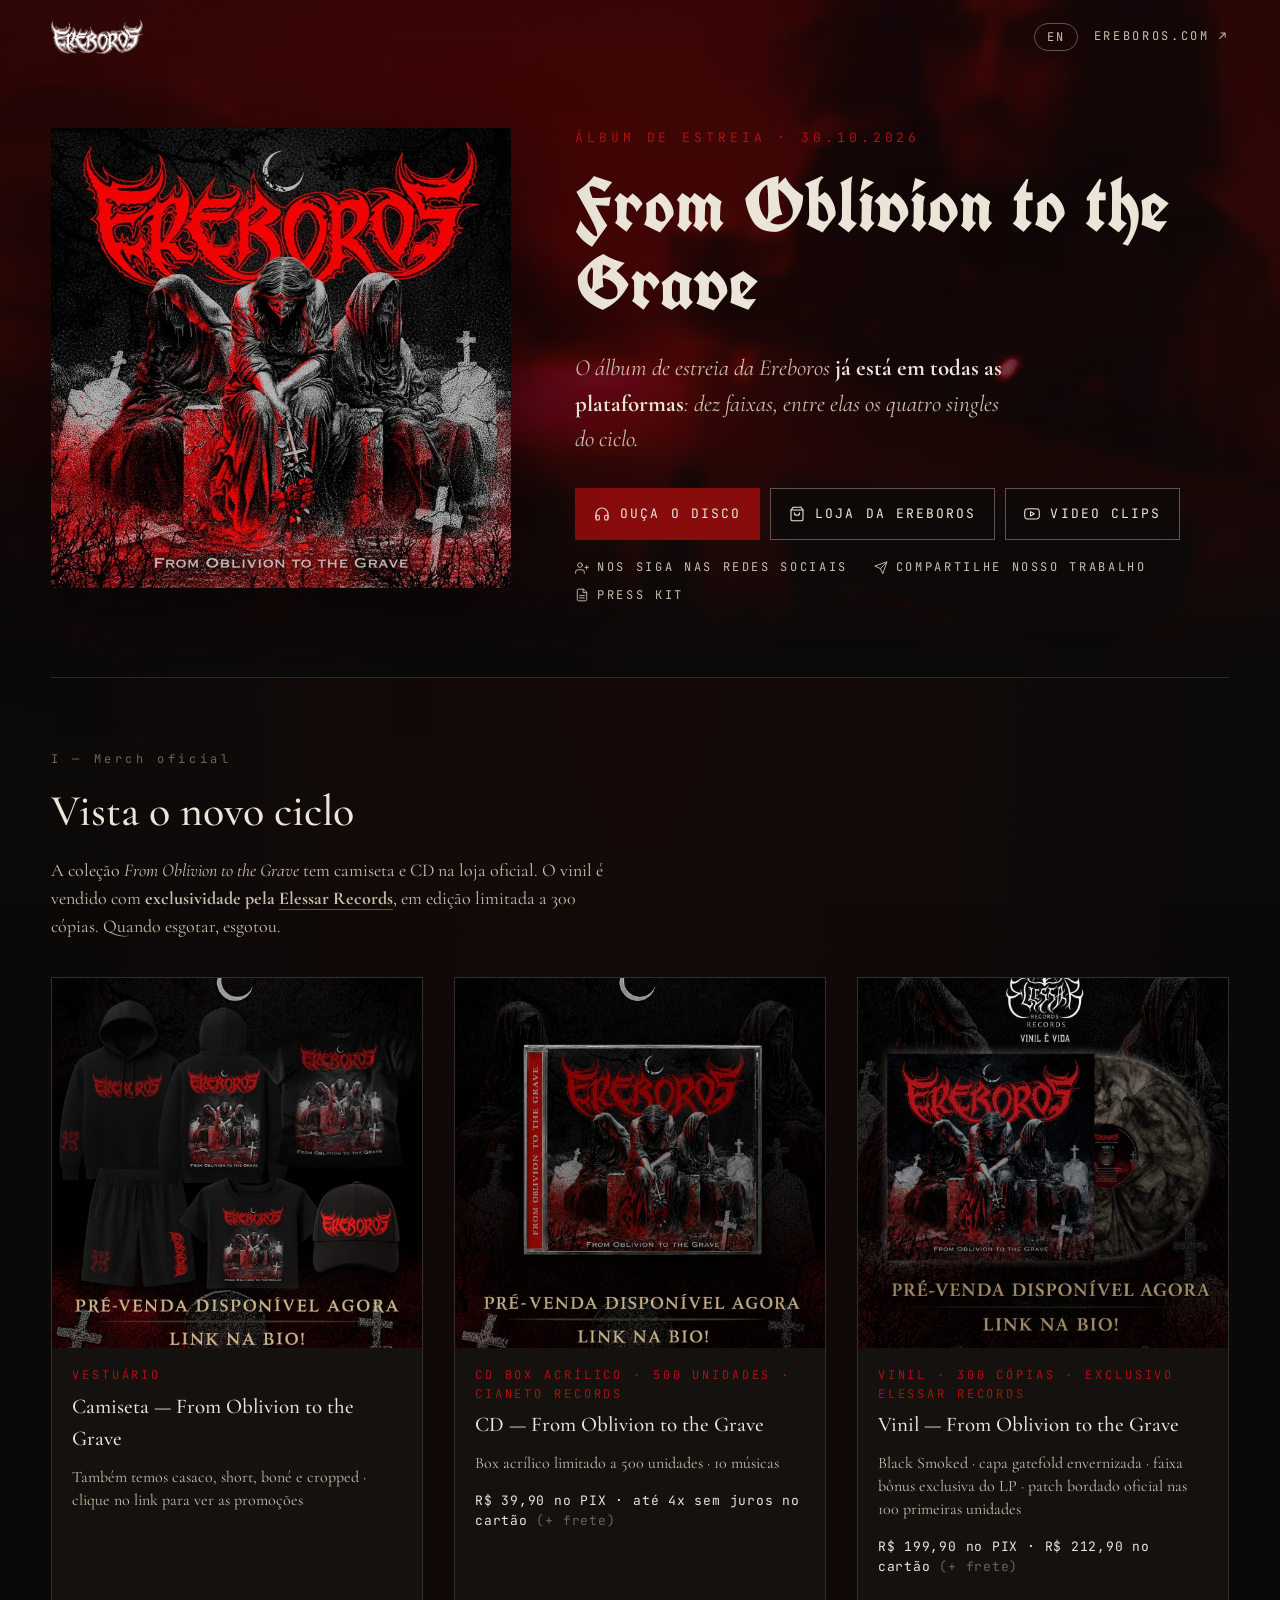
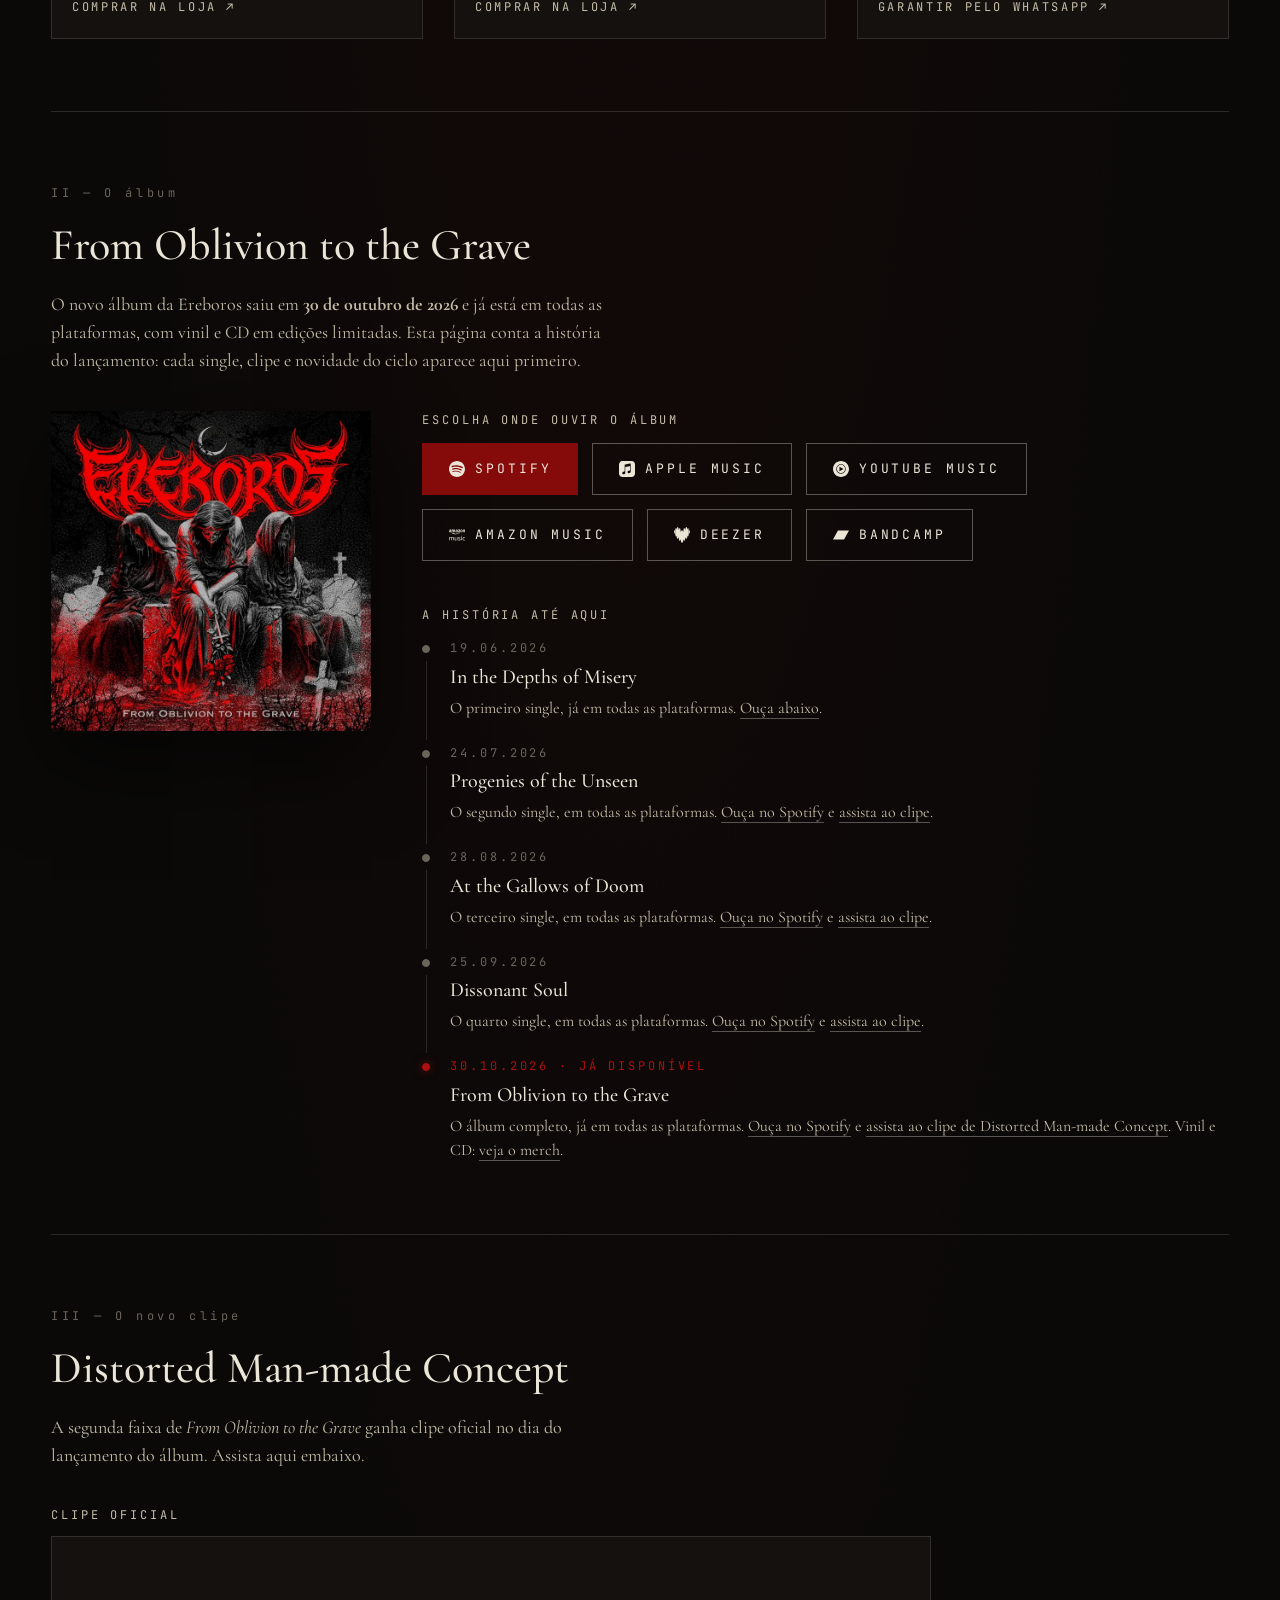
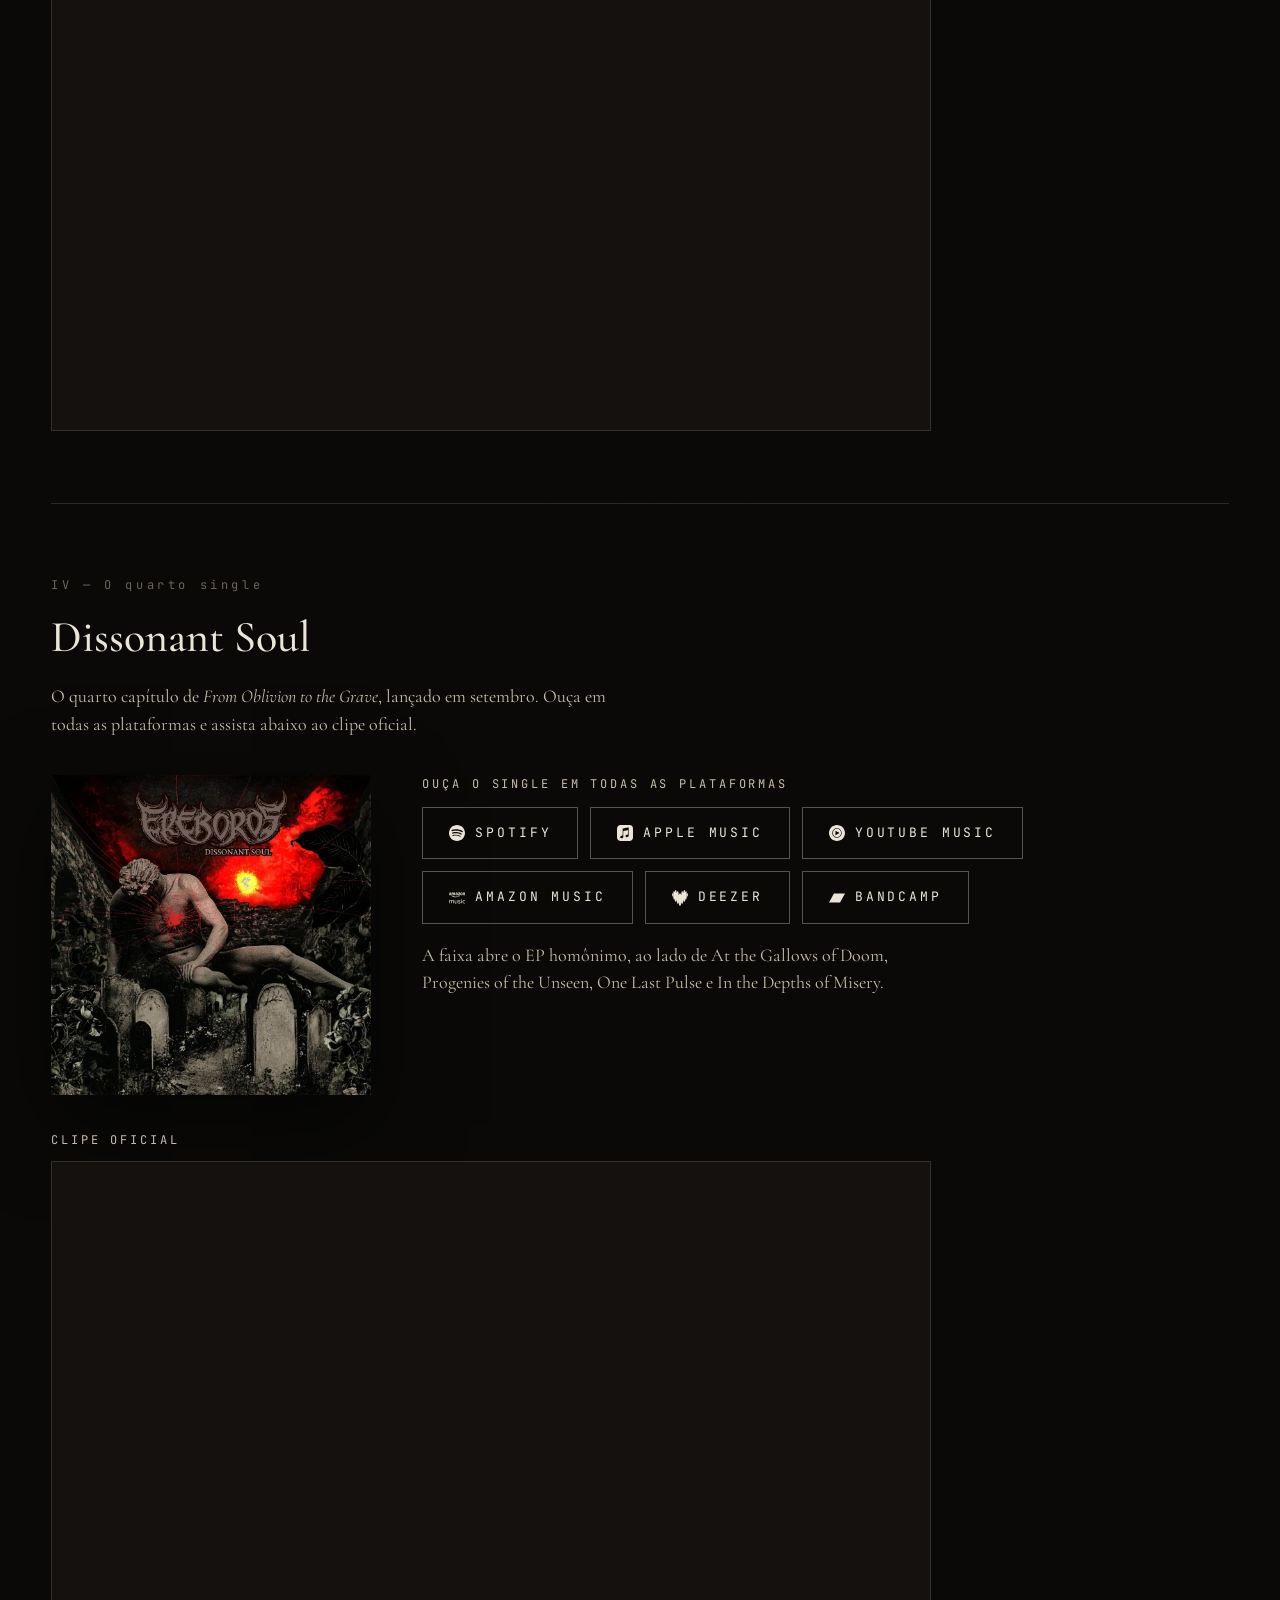
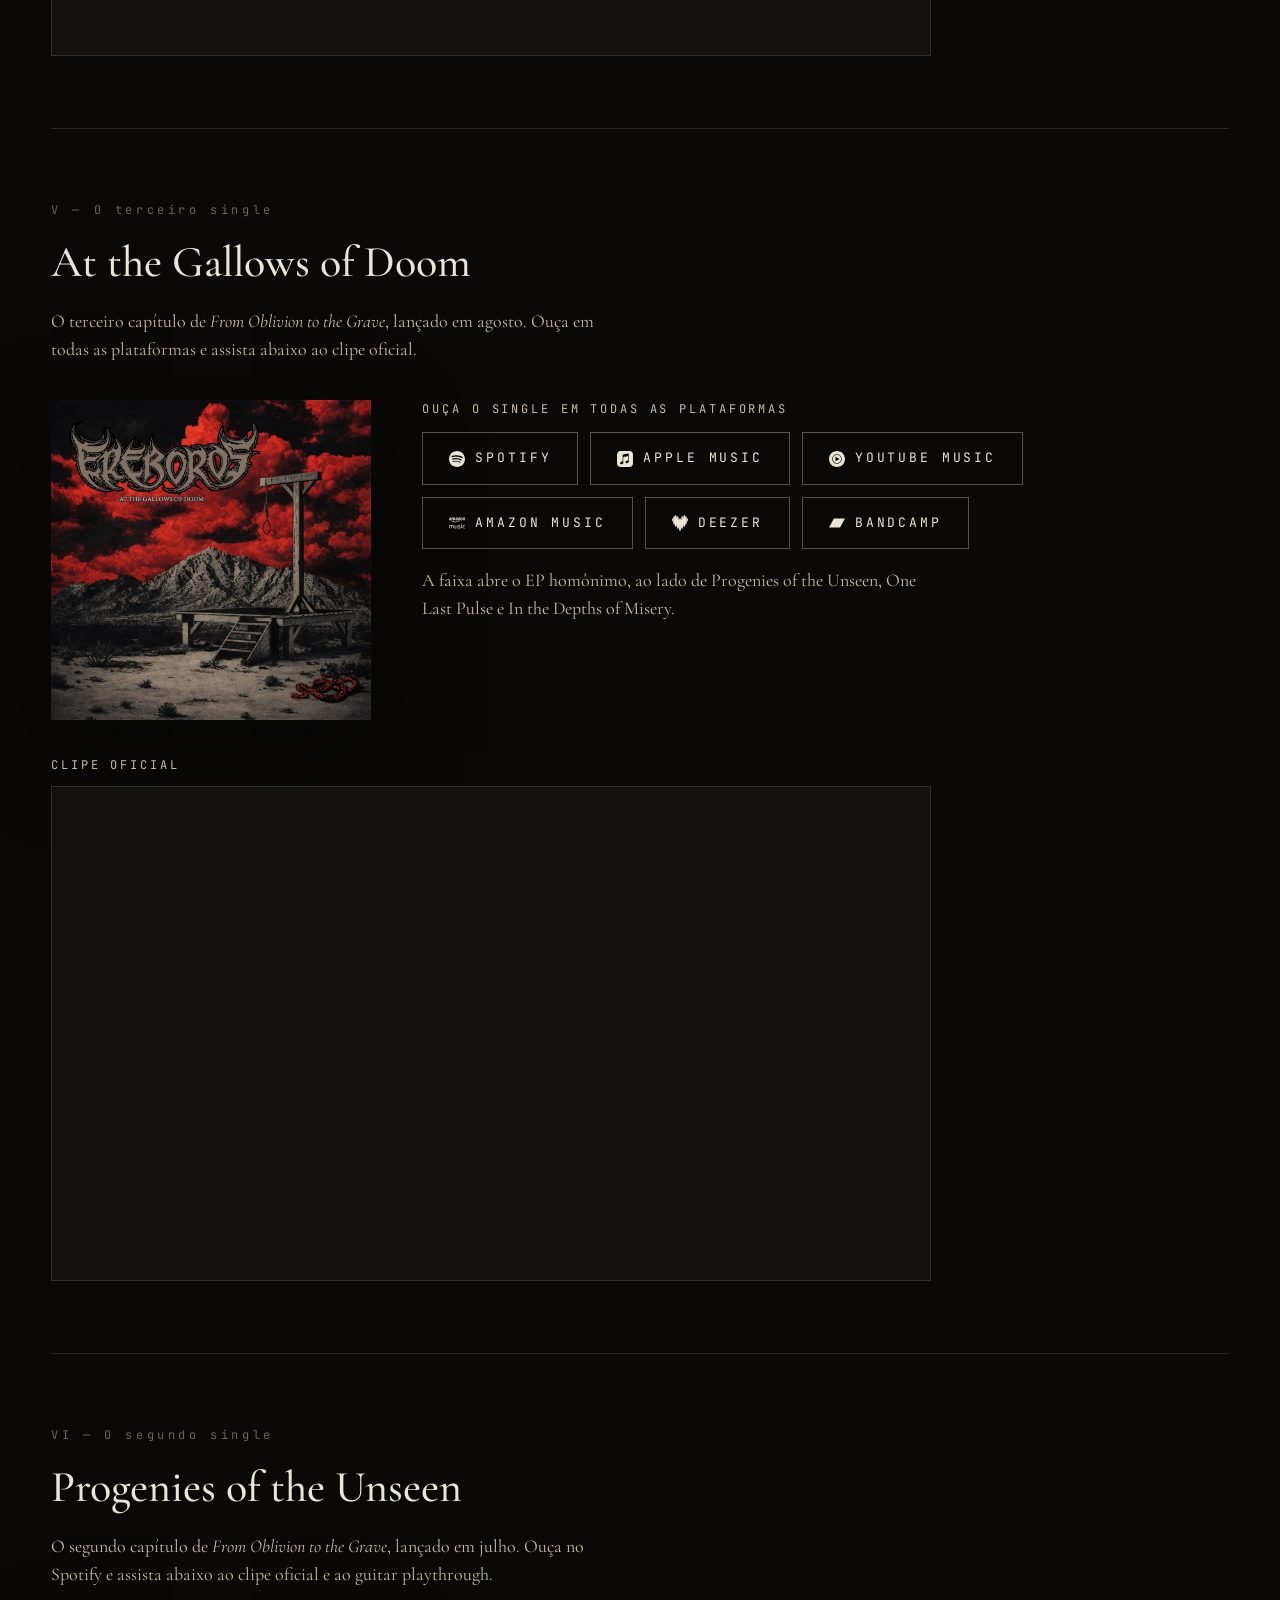
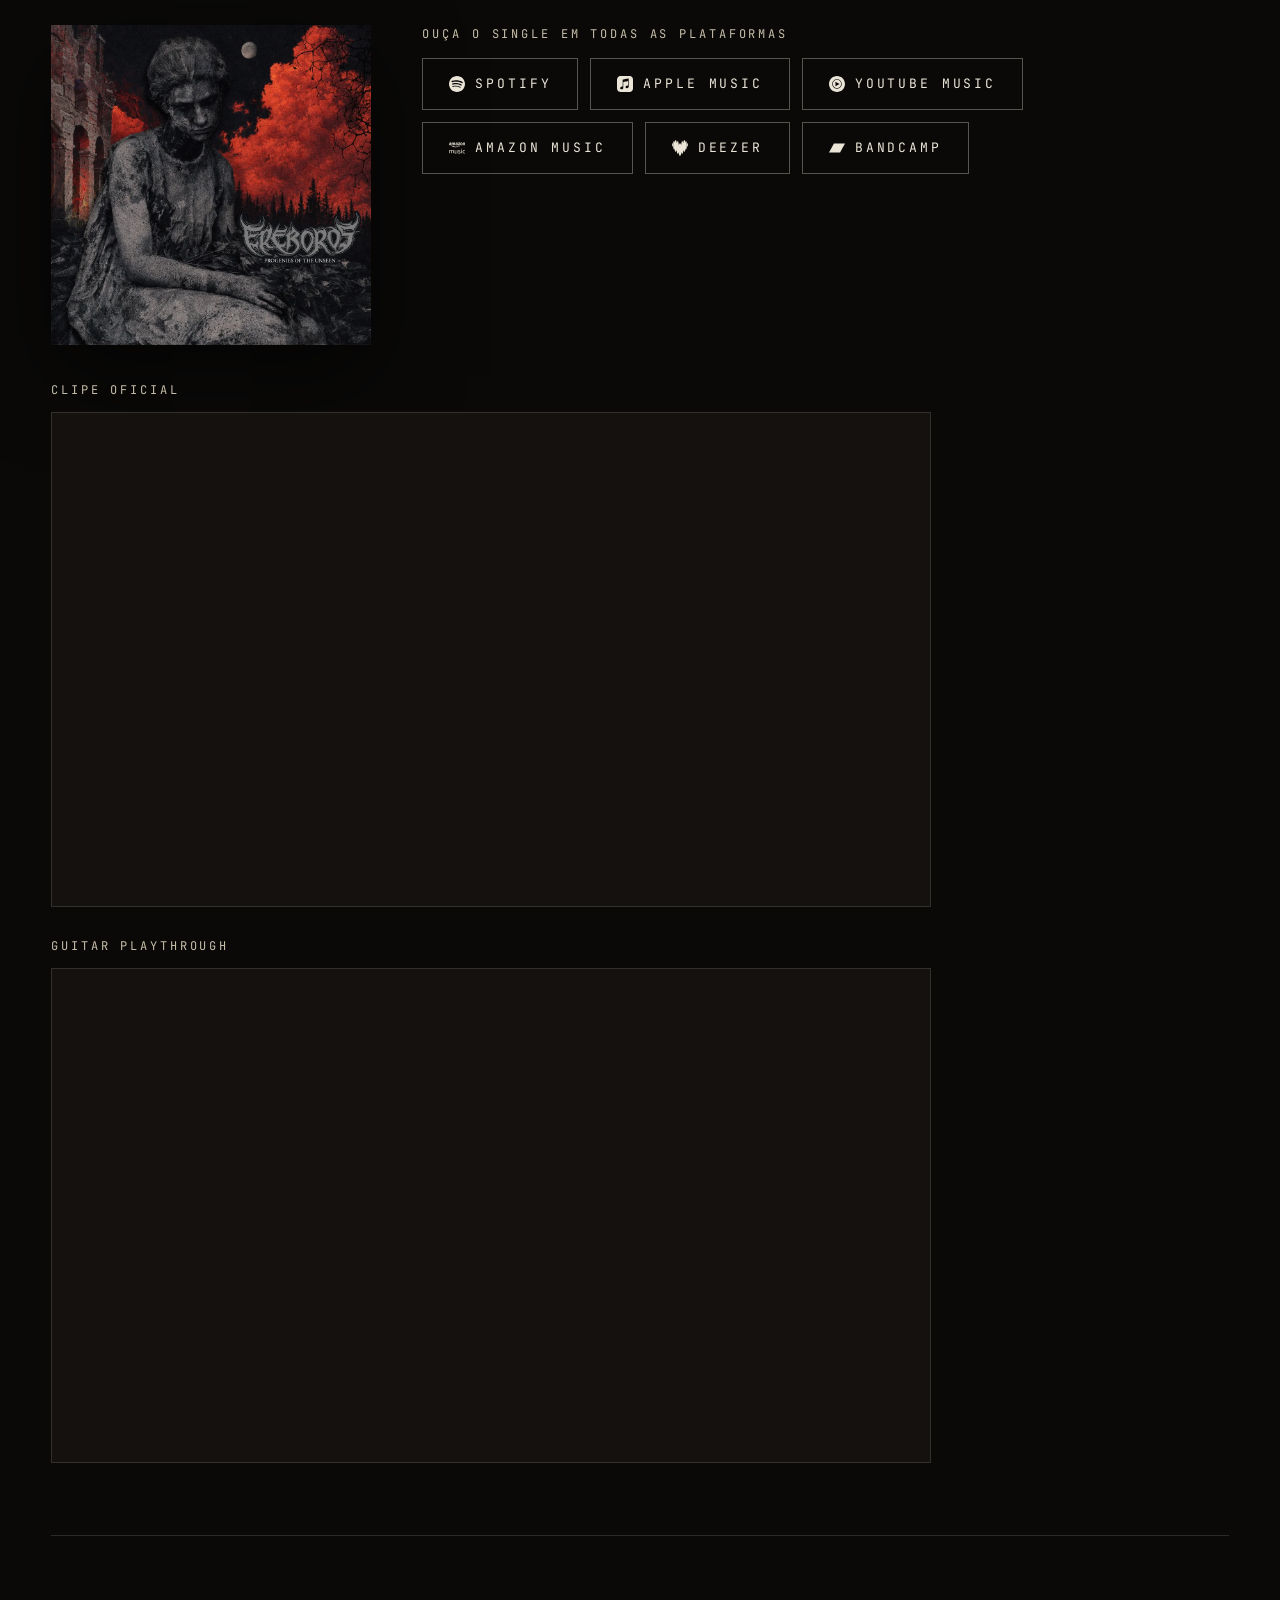
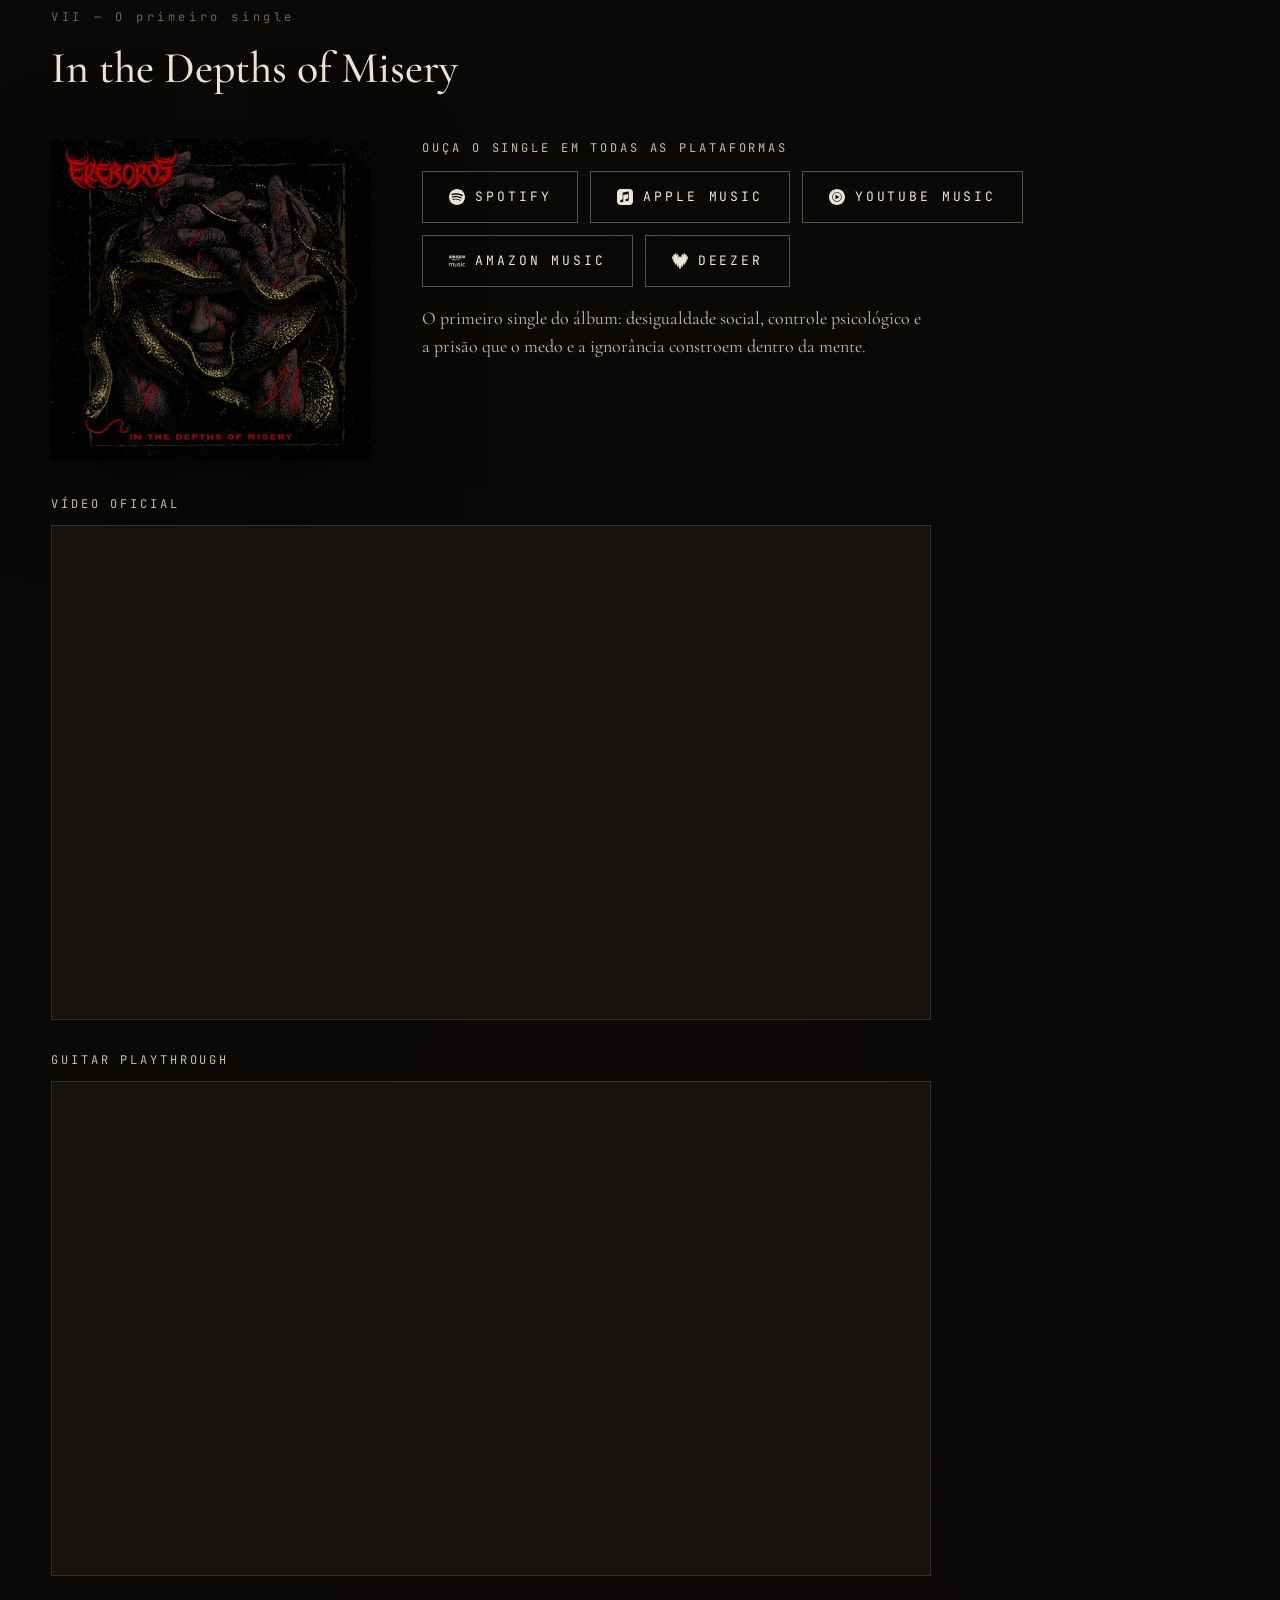
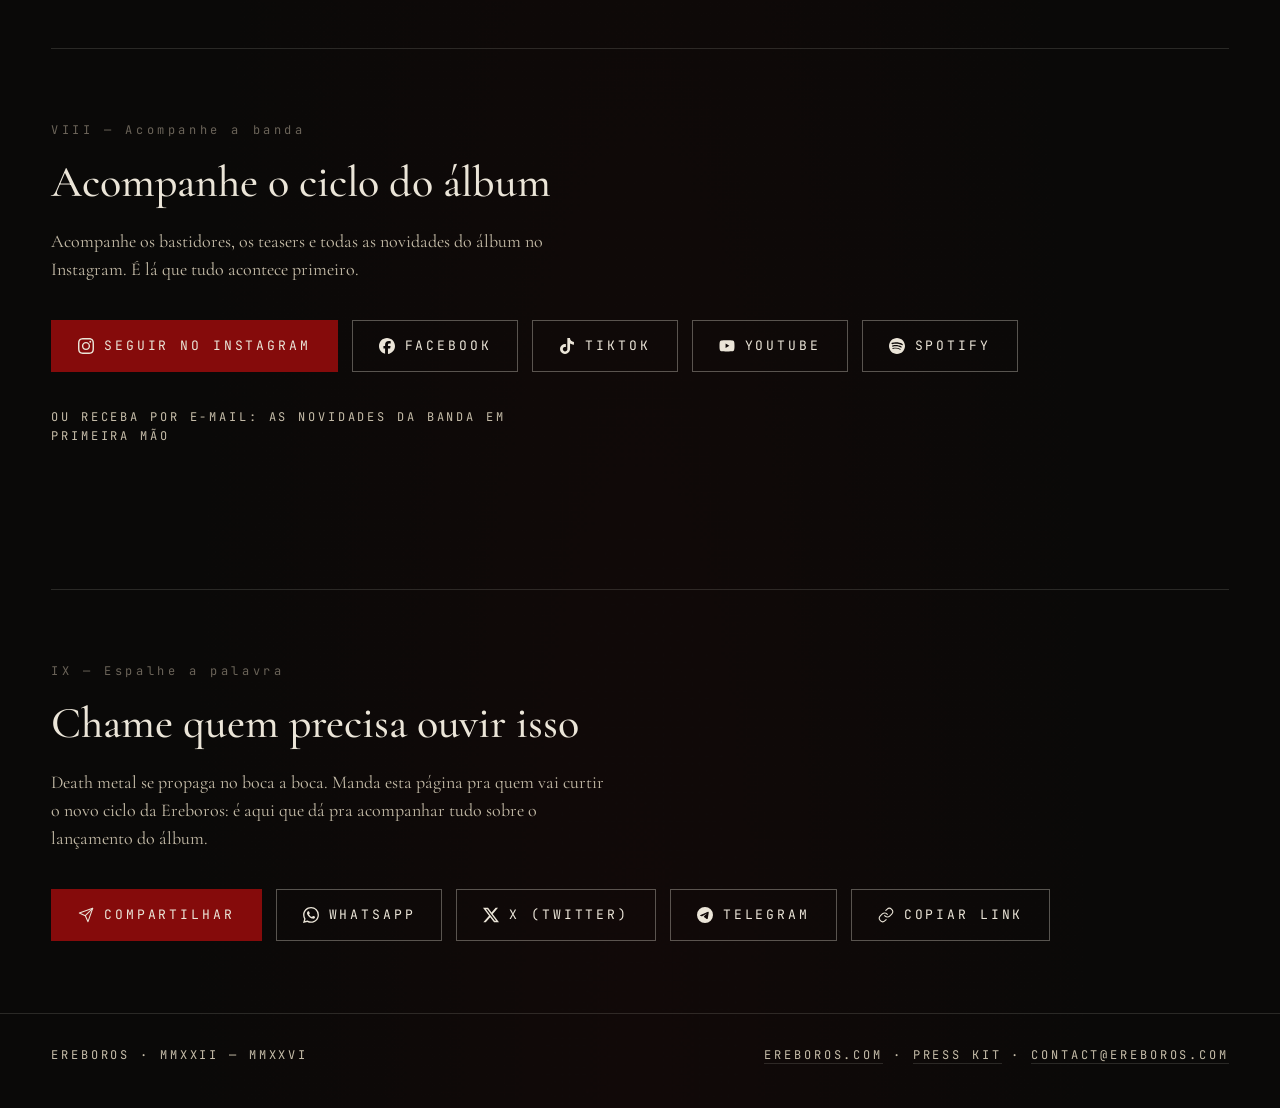
<file: from-oblivion-to-the-grave/index.html>
<!doctype html>
<html lang="pt-BR">
<head>
<meta charset="utf-8">
<meta name="viewport" content="width=device-width, initial-scale=1">
<title>From Oblivion to the Grave — Ereboros | Novo álbum já disponível</title>
<meta name="description" content="From Oblivion to the Grave, o álbum de estreia da Ereboros, já está em todas as plataformas. Ouça no Spotify, Apple Music, YouTube Music, Amazon Music, Deezer e Bandcamp, assista aos clipes e garanta o vinil e o CD.">
<link rel="canonical" href="https://www.ereboros.com/from-oblivion-to-the-grave/">

<link rel="icon" href="/favicon.ico" sizes="any">
<link rel="icon" type="image/png" sizes="32x32" href="/assets/favicon-emblema-32.png?v=3">
<link rel="icon" type="image/png" sizes="96x96" href="/assets/favicon-emblema-96.png?v=3">
<link rel="apple-touch-icon" href="/assets/apple-touch-icon.png?v=3">

<!-- Open Graph -->
<meta property="og:type" content="music.album">
<meta property="og:site_name" content="Ereboros">
<meta property="og:title" content="Ereboros — From Oblivion to the Grave">
<meta property="og:description" content="O álbum de estreia da Ereboros já está em todas as plataformas. Banda de death metal do Rio de Janeiro.">
<meta property="og:url" content="https://www.ereboros.com/from-oblivion-to-the-grave/">
<meta property="og:image" content="https://www.ereboros.com/assets/from-oblivion-to-the-grave-og.jpg">
<meta property="og:image:width" content="1200">
<meta property="og:image:height" content="630">
<meta property="og:image:alt" content="Capa do álbum From Oblivion to the Grave, da Ereboros">
<!-- Fallback quadrado (WhatsApp/Instagram lidam bem com 1:1) -->
<meta property="og:image" content="https://www.ereboros.com/assets/from-oblivion-to-the-grave.jpg">
<meta property="og:image:width" content="750">
<meta property="og:image:height" content="750">
<meta property="og:locale" content="pt_BR">
<meta name="twitter:card" content="summary_large_image">
<meta name="twitter:title" content="Ereboros — From Oblivion to the Grave">
<meta name="twitter:description" content="O álbum de estreia da Ereboros já está em todas as plataformas. Banda de death metal do Rio de Janeiro.">
<meta name="twitter:image" content="https://www.ereboros.com/assets/from-oblivion-to-the-grave-og.jpg">

<!-- JSON-LD: MusicAlbum -->
<script type="application/ld+json">
{
  "@context": "https://schema.org",
  "@type": "MusicAlbum",
  "name": "From Oblivion to the Grave",
  "albumReleaseType": "https://schema.org/AlbumRelease",
  "datePublished": "2026-10-30",
  "url": "https://www.ereboros.com/from-oblivion-to-the-grave/",
  "image": "https://www.ereboros.com/assets/from-oblivion-to-the-grave.jpg",
  "numTracks": 10,
  "byArtist": { "@type": "MusicGroup", "name": "Ereboros", "url": "https://www.ereboros.com/" },
  "sameAs": [
    "https://open.spotify.com/album/3m9PPGEcuGQjgwqcho6e8E",
    "https://music.apple.com/br/album/from-oblivion-to-the-grave/6814663104",
    "https://music.youtube.com/playlist?list=OLAK5uy_kz9xsT7itxKDNJKbwZYLgEWAv91CbucLo",
    "https://music.amazon.com/albums/B0HKLN3R9R",
    "https://www.deezer.com/album/1102126822",
    "https://ereboros.bandcamp.com/album/from-oblivion-to-the-grave"
  ],
  "track": [
    { "@type": "MusicRecording", "name": "From Oblivion to the Grave" },
    { "@type": "MusicRecording", "name": "Distorted Man-made Concept" },
    { "@type": "MusicRecording", "name": "The Agony of Existence" },
    { "@type": "MusicRecording", "name": "Salute to Disorder" },
    { "@type": "MusicRecording", "name": "Dissonant Soul", "datePublished": "2026-09-25" },
    { "@type": "MusicRecording", "name": "Nocturnal Paranoia" },
    { "@type": "MusicRecording", "name": "One Last Pulse" },
    { "@type": "MusicRecording", "name": "In the Depths of Misery", "datePublished": "2026-06-19" },
    { "@type": "MusicRecording", "name": "Progenies of the Unseen", "datePublished": "2026-07-24" },
    { "@type": "MusicRecording", "name": "At the Gallows of Doom", "datePublished": "2026-08-28" }
  ]
}
</script>

<link rel="preconnect" href="https://fonts.googleapis.com">
<link rel="preconnect" href="https://fonts.gstatic.com" crossorigin>
<link rel="preload" as="style" href="https://fonts.googleapis.com/css2?family=UnifrakturCook:wght@700&family=Cormorant+Garamond:ital,wght@0,400;0,500;0,600;1,400;1,500&family=JetBrains+Mono:wght@400;500&display=swap" onload="this.onload=null;this.rel='stylesheet'">
<noscript><link rel="stylesheet" href="https://fonts.googleapis.com/css2?family=UnifrakturCook:wght@700&family=Cormorant+Garamond:ital,wght@0,400;0,500;0,600;1,400;1,500&family=JetBrains+Mono:wght@400;500&display=swap"></noscript>

<link rel="preload" as="image" href="/assets/from-oblivion-to-the-grave.webp" type="image/webp" fetchpriority="high">

<!-- Design system do site (tokens, grain, tipografia) -->
<link rel="stylesheet" href="/styles.css?v=49">

<!-- Google tag (gtag.js) -->
<script async src="https://www.googletagmanager.com/gtag/js?id=G-H3N99TLRFJ"></script>
<script>
  window.dataLayer = window.dataLayer || [];
  function gtag(){dataLayer.push(arguments);}
  gtag('js', new Date());

  gtag('config', 'G-H3N99TLRFJ');
</script>

<style>
/* ---------- Landing From Oblivion to the Grave (prefixo .fo-) ---------- */
html { scroll-behavior: smooth; }
.fo-section[id] { scroll-margin-top: -50px; }
.fo-nav {
  display: flex; align-items: center; justify-content: space-between;
  max-width: var(--maxw); margin: 0 auto; padding: 20px var(--gutter);
}
.fo-nav img { height: 34px; width: auto; display: block; }
.fo-nav a.fo-back {
  font-family: var(--f-mono); font-size: 12px; letter-spacing: 0.22em;
  text-transform: uppercase; color: var(--bone-dim);
  border-bottom: 1px solid transparent; transition: color .2s, border-color .2s;
}
.fo-nav a.fo-back:hover { color: var(--bone); border-color: var(--rule-strong); }

.fo-wrap { max-width: var(--maxw); margin: 0 auto; padding: 0 var(--gutter); }

/* Timeline do ciclo do lançamento (seção do álbum) */
.fo-timeline { list-style: none; margin: 0; padding: 0; }
.fo-timeline li { position: relative; padding: 0 0 24px 28px; }
.fo-timeline li::before {
  content: ""; position: absolute; left: 0; top: 6px; width: 8px; height: 8px;
  border-radius: 50%; background: var(--ink-2); border: 1px solid var(--ash-2);
}
.fo-timeline li::after {
  content: ""; position: absolute; left: 4px; top: 22px; bottom: 4px;
  width: 1px; background: var(--rule);
}
.fo-timeline li:last-child { padding-bottom: 0; }
.fo-timeline li:last-child::after { display: none; }
.fo-timeline li.is-done::before { background: var(--ash-2); }
.fo-timeline li.is-now::before {
  background: var(--oxide-bright); border-color: var(--oxide-bright);
  box-shadow: 0 0 10px rgba(173, 16, 16, 0.55);
}
.fo-tl-date {
  font-family: var(--f-mono); font-size: 12px; letter-spacing: 0.24em;
  text-transform: uppercase; color: var(--ash-2); display: block; margin-bottom: 4px;
}
.fo-timeline .is-now .fo-tl-date { color: var(--oxide-bright); }
.fo-tl-title { font-family: var(--f-display); font-weight: 500; font-size: 20px; margin: 0 0 3px; color: var(--bone); }
.fo-tl-desc { margin: 0; font-size: 16px; line-height: 1.5; color: var(--bone-dim); }
.fo-tl-desc a { border-bottom: 1px solid var(--rule-strong); }
.fo-tl-desc a:hover { color: var(--bone); }

/* Hero */
.fo-hero {
  display: grid; grid-template-columns: minmax(280px, 460px) 1fr;
  grid-template-areas: "cover head" "cover actions";
  column-gap: clamp(32px, 5vw, 72px); row-gap: 16px;
  align-content: center;
  padding: clamp(32px, 6vh, 72px) 0 clamp(40px, 8vh, 88px);
}
.fo-cover { grid-area: cover; align-self: start; }
.fo-hero-head { grid-area: head; align-self: start; }
.fo-hero-actions { grid-area: actions; align-self: start; }

/* Indicador de "role para ver mais" (só no mobile, ver media query) */
.fo-scrolldown {
  display: none; position: fixed; left: 50%; bottom: 16px; transform: translateX(-50%);
  z-index: 5; color: var(--bone-dim); opacity: .85;
  animation: fo-bounce 1.8s ease-in-out infinite; transition: opacity .35s;
}
.fo-scrolldown svg { display: block; }
.fo-scrolldown.is-hidden { opacity: 0; pointer-events: none; }
@keyframes fo-bounce {
  0%, 100% { transform: translate(-50%, 0); }
  50% { transform: translate(-50%, 6px); }
}
@media (prefers-reduced-motion: reduce) { .fo-scrolldown { animation: none; } }
.fo-cover {
  position: relative;
  box-shadow: 0 30px 80px rgba(0,0,0,.55);
}
.fo-cover img { display: block; width: 100%; height: auto; }
.fo-kicker {
  font-family: var(--f-mono); font-size: 13px; letter-spacing: 0.3em;
  text-transform: uppercase; color: var(--oxide-bright); margin: 0 0 18px;
}
/* Trecho do kicker que não pode quebrar no meio (no mobile a coluna é estreita) */
.fo-nw { white-space: nowrap; }
.fo-title {
  font-family: var(--f-black); font-weight: 400; color: var(--bone);
  font-size: clamp(38px, 6vw, 76px); line-height: 1.02; margin: 0 0 14px;
}
.fo-sub {
  font-family: var(--f-display); font-size: clamp(18px, 2vw, 23px);
  color: var(--bone-dim); font-style: italic; max-width: 44ch; margin: 0 0 30px;
}
.fo-sub strong { color: var(--bone); font-style: normal; }

/* CTAs */
.fo-ctas { display: flex; flex-wrap: wrap; gap: 14px; }

/* Ações secundárias do hero: presentes, mas sem competir com os CTAs */
.fo-ctas-quiet { display: flex; flex-wrap: wrap; gap: 8px 26px; margin-top: 18px; }
.fo-ctas-quiet a {
  display: inline-flex; align-items: center; gap: 8px;
  font-family: var(--f-mono); font-size: 12px; letter-spacing: 0.22em;
  text-transform: uppercase; color: var(--bone-dim);
  border-bottom: 1px solid transparent; transition: color .2s, border-color .2s;
}
.fo-ctas-quiet a:hover { color: var(--bone); border-color: var(--rule-strong); }
.fo-ctas-quiet svg { display: block; }
.fo-btn {
  display: inline-flex; align-items: center; gap: 10px;
  font-family: var(--f-mono); font-size: 13px; letter-spacing: 0.22em;
  text-transform: uppercase; padding: 15px 26px; border: 1px solid var(--rule-strong);
  color: var(--bone); background: transparent; cursor: pointer;
  -webkit-appearance: none; appearance: none;
  transition: background .2s, border-color .2s, color .2s;
}
.fo-btn:hover { border-color: var(--oxide-bright); }
.fo-btn.fo-primary { background: var(--oxide); border-color: var(--oxide); }
.fo-btn.fo-primary:hover { background: var(--oxide-bright); border-color: var(--oxide-bright); }
/* Pulsar suave nos CTAs principais — chama atenção sem ser intrusivo */
@keyframes fo-pulse {
  0%, 100% { box-shadow: 0 0 0 0 rgba(173, 16, 16, 0); filter: brightness(1); }
  50%      { box-shadow: 0 0 18px 2px rgba(173, 16, 16, 0.5); filter: brightness(1.1); }
}
.fo-btn.fo-primary { animation: fo-pulse 2.6s ease-in-out infinite; }
.fo-btn.fo-primary:hover { animation-play-state: paused; }
@media (prefers-reduced-motion: reduce) { .fo-btn.fo-primary { animation: none; } }
.fo-btn-icon { padding-left: 16px; padding-right: 16px; }
.fo-btn-icon svg { display: block; }

/* Escolha da plataforma: destino do CTA "Ouça o disco" do hero, no topo da seção do álbum */
.fo-listen { scroll-margin-top: 24px; margin-bottom: clamp(32px, 5vh, 52px); }

/* Seções */
.fo-section { padding: clamp(40px, 8vh, 96px) 0; border-top: 1px solid var(--rule); }
.fo-head { margin-bottom: clamp(24px, 4vh, 44px); }
.fo-head .fo-num {
  font-family: var(--f-mono); font-size: 12px; letter-spacing: 0.3em;
  color: var(--ash-2); display: block; margin-bottom: 8px;
}
.fo-head h2 {
  font-family: var(--f-display); font-weight: 500;
  font-size: clamp(28px, 3.6vw, 44px); margin: 0; color: var(--bone);
}
.fo-head p { color: var(--bone-dim); max-width: 62ch; margin: 12px 0 0; }

/* Single: vídeo + player */
.fo-single { max-width: 880px; margin-top: clamp(28px, 4vh, 44px); }
.fo-video-label {
  font-family: var(--f-mono); font-size: 12px; letter-spacing: 0.24em;
  text-transform: uppercase; color: var(--bone-dim); margin: 0 0 12px;
}
.fo-single .fo-embed + .fo-video-label { margin-top: clamp(22px, 3.4vh, 36px); }
.fo-embed { position: relative; aspect-ratio: 16 / 9; border: 1px solid var(--rule); background: var(--ink-2); }
.fo-embed iframe { position: absolute; inset: 0; width: 100%; height: 100%; border: 0; }

/* Plataformas de streaming do single (ex-smart link ffm.to) */
.fo-streams-wrap { margin-top: clamp(24px, 3.5vh, 40px); }
.fo-streams-label {
  font-family: var(--f-mono); font-size: 12px; letter-spacing: 0.24em;
  text-transform: uppercase; color: var(--bone-dim); margin: 0 0 14px;
}
.fo-streams { display: flex; flex-wrap: wrap; gap: 12px; }
.fo-btn svg { flex: none; }

/* Bloco capa + corpo (usado na seção do álbum e nas dos singles) */
.fo-release {
  display: grid; grid-template-columns: minmax(200px, 320px) 1fr;
  gap: clamp(24px, 4vw, 56px); align-items: start;
  margin-top: clamp(24px, 3.5vh, 40px);
}
.fo-release-cover {
  box-shadow: 0 30px 80px rgba(0,0,0,.55); align-self: start;
}
.fo-release-cover img { display: block; width: 100%; height: auto; }
.fo-release-body { align-self: start; }
.fo-single-desc { color: var(--bone-dim); margin: 0; max-width: 56ch; }
/* Nota das seções de single: precisa de respiro dos botões */
.fo-release-body .fo-streams + .fo-single-desc { margin-top: 18px; }
@media (max-width: 860px) {
  .fo-release { grid-template-columns: 1fr; gap: 22px; }
  .fo-release-cover { max-width: 280px; margin: 0 auto; }
}

/* Merch */
.fo-merch-grid { display: grid; grid-template-columns: repeat(3, 1fr); gap: clamp(18px, 2.4vw, 32px); }
.fo-card { border: 1px solid var(--rule); background: var(--ink-2); display: flex; flex-direction: column; transition: border-color .2s; }
.fo-card:hover { border-color: var(--rule-strong); }
.fo-card img { width: 100%; aspect-ratio: 1; object-fit: cover; display: block; }
.fo-card-body { padding: 18px 20px 22px; display: flex; flex-direction: column; gap: 6px; flex: 1; }
.fo-card-body h3 { font-family: var(--f-display); font-weight: 500; font-size: 21px; margin: 0; }
.fo-card-body .fo-tag {
  font-family: var(--f-mono); font-size: 12px; letter-spacing: 0.24em;
  text-transform: uppercase; color: var(--oxide-bright);
}
.fo-card-body .fo-specs { font-size: 16px; line-height: 1.45; color: var(--bone-dim); margin: 4px 0 0; }
.fo-card-body .fo-price {
  font-family: var(--f-mono); font-size: 13px; letter-spacing: 0.06em;
  color: var(--bone); margin: 10px 0 0;
}
.fo-card-body .fo-price span { color: var(--ash-2); }
.fo-head a { border-bottom: 1px solid var(--rule-strong); }
.fo-head a:hover { color: var(--bone); }
.fo-card-body .fo-buy {
  margin-top: auto; padding-top: 14px; font-family: var(--f-mono); font-size: 12px;
  letter-spacing: 0.22em; text-transform: uppercase; color: var(--bone-dim);
}
.fo-card:hover .fo-buy { color: var(--bone); }

/* Newsletter (MailerLite embutido) */
.fo-news { margin-top: clamp(28px, 4vh, 44px); max-width: 480px; }
.fo-news-head {
  font-family: var(--f-mono); font-size: 12px; letter-spacing: 0.24em;
  text-transform: uppercase; color: var(--bone-dim); margin-bottom: 12px;
}
.fo-news .ml-embedded { min-height: 60px; }

.fo-footer { border-top: 1px solid var(--rule); padding: 32px 0 44px; }
.fo-footer .fo-wrap { display: flex; flex-wrap: wrap; gap: 12px 28px; justify-content: space-between; }
/* O .meta do styles.css é 11px; na landing o rodapé sobe para 12px (legibilidade) */
.fo-footer .meta { font-size: 12px; }
.fo-footer .meta a { border-bottom: 1px solid var(--rule); }
.fo-footer .meta a:hover { color: var(--bone); border-color: var(--rule-strong); }

/* Alternador de idioma PT/EN (client-side; não muda a URL). O idioma inativo é
   escondido por CSS; `revert` devolve cada elemento ao seu display natural. */
.fo-nav-right { display: flex; align-items: center; gap: 16px; }
.fo-lang {
  font-family: var(--f-mono); font-size: 12px; letter-spacing: 0.18em;
  text-transform: uppercase; color: var(--bone-dim);
  background: transparent; border: 1px solid var(--rule-strong); border-radius: 999px;
  padding: 5px 12px; cursor: pointer; -webkit-appearance: none; appearance: none;
  transition: color .2s, border-color .2s;
}
.fo-lang:hover { color: var(--bone); border-color: var(--oxide-bright); }
.i-en { display: none; }
html[lang="en"] .i-en { display: revert; }
html[lang="en"] .i-pt { display: none; }

/* Estreia do clipe (30.10.2026, 11h45 de Brasília): o texto pós-estreia só entra
   quando o script marca html.is-premiered (ver o bloco no fim da página), então
   a página não precisa ser editada de novo na hora da estreia. */
.fo-post-premiere { display: none; }
html.is-premiered .fo-post-premiere { display: revert; }
html.is-premiered .fo-pre-premiere { display: none; }

@media (max-width: 860px) {
  .fo-hero {
    grid-template-columns: auto 1fr;
    grid-template-areas: "cover head" "actions actions";
    column-gap: 18px; row-gap: 22px;
    align-items: center;
    padding-top: 10px;
  }
  .fo-cover { max-width: 128px; align-self: center; }
  .fo-hero-head { align-self: center; }
  .fo-title { font-size: clamp(26px, 7vw, 40px); }
  .fo-sub { margin-bottom: 16px; }
  .fo-ctas { flex-direction: column; align-items: stretch; gap: 10px; }
  .fo-ctas .fo-btn { width: 100%; justify-content: center; }
  .fo-ctas-quiet { justify-content: center; gap: 8px 22px; }
  .fo-scrolldown { display: block; }
  .fo-single { grid-template-columns: 1fr; }
  .fo-merch-grid { grid-template-columns: 1fr; }
}

/* Fundo em vídeo do hero: o mesmo corte de 12 s do clipe de Progenies usado no
   smartlink do álbum, mudo, em loop e sem clique. Fica só no topo (a página é longa
   e tem outros clipes embutidos) e pausa quando o hero sai da tela (ver script). */
.fo-nav { position: relative; z-index: 1; }
.fo-hero { position: relative; z-index: 0; }
/* Sangra até as bordas da tela. No Windows o 100vw inclui a barra de rolagem; a
   sobra é cortada pelo overflow-x: hidden do body e não cria rolagem lateral. */
.fo-hero-bg {
  position: absolute; z-index: -1; pointer-events: none; overflow: hidden;
  top: -120px; bottom: 0; left: 50%; width: 100vw; transform: translateX(-50%);
  background: var(--ink) center / cover no-repeat;
}
.fo-hero-bg video { position: absolute; inset: 0; width: 100%; height: 100%; object-fit: cover; }
/* Escurece por igual (o texto fica por cima do vídeo) e funde no fundo da página */
.fo-hero-bg::after {
  content: ""; position: absolute; inset: 0;
  background:
    linear-gradient(to bottom, rgba(10,9,8,.35) 0%, rgba(10,9,8,.5) 65%, var(--ink) 100%),
    radial-gradient(ellipse 80% 70% at 50% 45%, transparent 0%, rgba(10,9,8,.5) 100%);
}
/* Os botões secundários são transparentes: sobre o vídeo ganham fundo escuro */
.fo-hero .fo-btn:not(.fo-primary) { background: rgba(10,9,8,.6); }
/* Os três CTAs do hero cabem numa linha a partir de 1280 px (coluna de ~620 px):
   respiro e espaçamento entre letras mais justos que os dos outros botões */
.fo-hero .fo-ctas { gap: 10px; }
.fo-hero .fo-ctas .fo-btn { padding-left: 18px; padding-right: 18px; letter-spacing: 0.16em; }
</style>
</head>
<body>

<nav class="fo-nav">
  <a href="/" aria-label="Ereboros — página principal" data-ga-type="navigate" data-ga-item="home-logo" data-ga-loc="landing_nav"><img src="/assets/ereboros-logo.webp" alt="Ereboros"></a>
  <div class="fo-nav-right">
    <button type="button" class="fo-lang" id="fo-lang" aria-label="Switch language / Alternar idioma" data-ga-type="language" data-ga-item="en" data-ga-loc="landing_nav"><span class="i-pt">EN</span><span class="i-en">PT</span></button>
    <a class="fo-back" href="/" data-ga-type="navigate" data-ga-item="home" data-ga-loc="landing_nav">ereboros.com ↗</a>
  </div>
</nav>

<main class="fo-wrap">

  <!-- Hero: a novidade de agora (o álbum, fora desde 30.10.2026, em todas as plataformas) -->
  <header class="fo-hero">
    <div class="fo-hero-bg" data-src="/assets/progenies-loop" aria-hidden="true">
      <video muted autoplay loop playsinline preload="none"></video>
    </div>
    <div class="fo-cover">
      <img src="/assets/from-oblivion-to-the-grave.webp" alt="Capa do álbum From Oblivion to the Grave, da Ereboros" width="750" height="750" fetchpriority="high">
    </div>
    <div class="fo-hero-head">
      <p class="fo-kicker"><span class="i-pt"><span class="fo-nw">Álbum de estreia ·</span> <span class="fo-nw">30.10.2026</span></span><span class="i-en"><span class="fo-nw">Debut album ·</span> <span class="fo-nw">30.10.2026</span></span></p>
      <h1 class="fo-title">From Oblivion to the Grave</h1>
    </div>
    <div class="fo-hero-actions">
      <p class="fo-sub i-pt">
        O álbum de estreia da Ereboros <strong>já está em todas as plataformas</strong>:
        dez faixas, entre elas os quatro singles do ciclo.
      </p>
      <p class="fo-sub i-en">
        Ereboros’s debut full-length is <strong>out now on every platform</strong>:
        ten tracks, including the four singles of the cycle.
      </p>
      <div class="fo-ctas">
        <a class="fo-btn fo-primary" href="#listen" data-ga-type="navigate" data-ga-item="listen" data-ga-loc="landing_hero">
          <svg viewBox="0 0 24 24" width="16" height="16" fill="none" stroke="currentColor" stroke-width="1.6" stroke-linecap="round" stroke-linejoin="round" aria-hidden="true"><path d="M3 18v-6a9 9 0 0 1 18 0v6"/><path d="M21 19a2 2 0 0 1-2 2h-1a2 2 0 0 1-2-2v-3a2 2 0 0 1 2-2h3zM3 19a2 2 0 0 0 2 2h1a2 2 0 0 0 2-2v-3a2 2 0 0 0-2-2H3z"/></svg><span class="i-pt">Ouça o disco</span><span class="i-en">Listen now</span></a>
        <a class="fo-btn" href="https://ereboros.lojaintegrada.com.br/?utm_source=site&utm_medium=landing&utm_campaign=fotg&utm_content=hero" target="_blank" rel="noreferrer" data-ga-type="merch" data-ga-item="loja" data-ga-loc="landing_hero">
          <svg viewBox="0 0 24 24" width="16" height="16" fill="none" stroke="currentColor" stroke-width="1.6" stroke-linecap="round" stroke-linejoin="round" aria-hidden="true"><path d="M6 2 3 6v14a2 2 0 0 0 2 2h14a2 2 0 0 0 2-2V6l-3-4z"/><path d="M3 6h18"/><path d="M16 10a4 4 0 0 1-8 0"/></svg><span class="i-pt">Loja da Ereboros</span><span class="i-en">Ereboros store</span></a>
        <a class="fo-btn" href="https://www.youtube.com/watch?v=wEnr2StvxcA&list=PLrGZvvAK_WiplAjRsjX8xtfClmfAk4IFI" target="_blank" rel="noreferrer" data-ga-type="video" data-ga-item="playlist" data-ga-loc="landing_hero">
          <svg viewBox="0 0 24 24" width="16" height="16" fill="none" stroke="currentColor" stroke-width="1.6" stroke-linecap="round" stroke-linejoin="round" aria-hidden="true"><path d="M22.54 6.42a2.78 2.78 0 0 0-1.94-2C18.88 4 12 4 12 4s-6.88 0-8.6.46a2.78 2.78 0 0 0-1.94 2A29 29 0 0 0 1 11.75a29 29 0 0 0 .46 5.33A2.78 2.78 0 0 0 3.4 19c1.72.46 8.6.46 8.6.46s6.88 0 8.6-.46a2.78 2.78 0 0 0 1.94-2 29 29 0 0 0 .46-5.25 29 29 0 0 0-.46-5.33z"/><path d="m9.75 15.02 5.75-3.27-5.75-3.27z"/></svg>Video Clips</a>
      </div>
      <div class="fo-ctas-quiet">
        <a href="#follow" data-ga-type="navigate" data-ga-item="follow" data-ga-loc="landing_hero"><svg viewBox="0 0 24 24" width="14" height="14" fill="none" stroke="currentColor" stroke-width="1.6" stroke-linecap="round" stroke-linejoin="round" aria-hidden="true"><path d="M16 21v-2a4 4 0 0 0-4-4H5a4 4 0 0 0-4 4v2"/><circle cx="8.5" cy="7" r="4"/><path d="M20 8v6"/><path d="M23 11h-6"/></svg><span class="i-pt">Nos siga nas redes sociais</span><span class="i-en">Follow us on social media</span></a>
        <a href="#share" data-ga-type="navigate" data-ga-item="share" data-ga-loc="landing_hero"><svg viewBox="0 0 24 24" width="14" height="14" fill="none" stroke="currentColor" stroke-width="1.6" stroke-linecap="round" stroke-linejoin="round" aria-hidden="true"><path d="M22 2 11 13"/><path d="M22 2 15 22l-4-9-9-4z"/></svg><span class="i-pt">Compartilhe nosso trabalho</span><span class="i-en">Share our work</span></a>
        <a href="/epk" target="_blank" rel="noreferrer" data-ga-type="epk" data-ga-item="epk" data-ga-loc="landing_hero"><svg viewBox="0 0 24 24" width="14" height="14" fill="none" stroke="currentColor" stroke-width="1.6" stroke-linecap="round" stroke-linejoin="round" aria-hidden="true"><path d="M14 2H6a2 2 0 0 0-2 2v16a2 2 0 0 0 2 2h12a2 2 0 0 0 2-2V8z"/><path d="M14 2v6h6"/><path d="M8 13h8"/><path d="M8 17h8"/></svg>Press kit</a>
      </div>
    </div>
  </header>

  <a class="fo-scrolldown" href="#merch" aria-label="Rolar para ver mais" data-ga-type="navigate" data-ga-item="scroll-hint" data-ga-loc="landing_hero">
    <svg viewBox="0 0 24 24" width="26" height="26" fill="none" stroke="currentColor" stroke-width="1.8" stroke-linecap="round" stroke-linejoin="round" aria-hidden="true"><path d="M6 9l6 6 6-6"/></svg>
  </a>

  <!-- Merch -->
  <section class="fo-section" id="merch">
    <div class="fo-head">
      <span class="fo-num"><span class="i-pt">I — Merch oficial</span><span class="i-en">I — Official merch</span></span>
      <h2><span class="i-pt">Vista o novo ciclo</span><span class="i-en">Wear the new cycle</span></h2>
      <p class="i-pt">
        A coleção <em>From Oblivion to the Grave</em> tem camiseta e CD na loja oficial.
        O vinil é vendido com <strong>exclusividade pela
        <a href="https://www.instagram.com/p/DaQ64kWCL29/" target="_blank" rel="noreferrer" data-ga-type="merch" data-ga-item="vinil-elessar" data-ga-loc="landing_merch">Elessar Records</a></strong>,
        em edição limitada a 300 cópias. Quando esgotar, esgotou.
      </p>
      <p class="i-en">
        The <em>From Oblivion to the Grave</em> collection has a t-shirt and CD in the
        official store. The vinyl is sold <strong>exclusively through
        <a href="https://www.instagram.com/p/DaQ64kWCL29/" target="_blank" rel="noreferrer" data-ga-type="merch" data-ga-item="vinil-elessar" data-ga-loc="landing_merch">Elessar Records</a></strong>,
        limited to 300 copies. When it’s gone, it’s gone.
      </p>
    </div>
    <div class="fo-merch-grid">
      <a class="fo-card" href="https://ereboros.lojaintegrada.com.br/?utm_source=site&utm_medium=landing&utm_campaign=fotg&utm_content=camiseta" target="_blank" rel="noreferrer" data-ga-type="merch" data-ga-item="camiseta" data-ga-loc="landing_merch">
        <img src="/assets/merch-1.webp" alt="Camiseta da coleção From Oblivion to the Grave" loading="lazy">
        <div class="fo-card-body">
          <span class="fo-tag"><span class="i-pt">Vestuário</span><span class="i-en">Apparel</span></span>
          <h3><span class="i-pt">Camiseta — From Oblivion to the Grave</span><span class="i-en">T-shirt — From Oblivion to the Grave</span></h3>
          <p class="fo-specs"><span class="i-pt">Também temos casaco, short, boné e cropped · clique no link para ver as promoções</span><span class="i-en">We also have a hoodie, shorts, cap and cropped tee · tap the link to see the deals</span></p>
          <span class="fo-buy"><span class="i-pt">Comprar na loja ↗</span><span class="i-en">Buy in the store ↗</span></span>
        </div>
      </a>
      <a class="fo-card" href="https://ereboros.lojaintegrada.com.br/?utm_source=site&utm_medium=landing&utm_campaign=fotg&utm_content=cd" target="_blank" rel="noreferrer" data-ga-type="merch" data-ga-item="cd" data-ga-loc="landing_merch">
        <img src="/assets/merch-2.webp" alt="CD From Oblivion to the Grave" loading="lazy">
        <div class="fo-card-body">
          <span class="fo-tag"><span class="i-pt">CD Box Acrílico · 500 unidades · Cianeto Records</span><span class="i-en">Acrylic CD Box · 500 units · Cianeto Records</span></span>
          <h3>CD — From Oblivion to the Grave</h3>
          <p class="fo-specs"><span class="i-pt">Box acrílico limitado a 500 unidades · 10 músicas</span><span class="i-en">Acrylic box limited to 500 units · 10 tracks</span></p>
          <p class="fo-price i-pt">R$ 39,90 no PIX · até 4x sem juros no cartão <span>(+ frete)</span></p>
          <p class="fo-price i-en">R$ 39,90 via PIX · up to 4x interest-free on card <span>(+ shipping)</span></p>
          <span class="fo-buy"><span class="i-pt">Comprar na loja ↗</span><span class="i-en">Buy in the store ↗</span></span>
        </div>
      </a>
      <a class="fo-card" href="https://wa.me/5519982713786?text=Ol%C3%A1!%20Quero%20comprar%20o%20vinil%20de%20From%20Oblivion%20to%20the%20Grave%20(Ereboros)." target="_blank" rel="noreferrer" data-ga-type="merch" data-ga-item="vinil" data-ga-loc="landing_merch">
        <img src="/assets/merch-3.webp" alt="Vinil From Oblivion to the Grave, 300 cópias, Elessar Records" loading="lazy">
        <div class="fo-card-body">
          <span class="fo-tag"><span class="i-pt">Vinil · 300 cópias · Exclusivo Elessar Records</span><span class="i-en">Vinyl · 300 copies · Elessar Records exclusive</span></span>
          <h3><span class="i-pt">Vinil — From Oblivion to the Grave</span><span class="i-en">Vinyl — From Oblivion to the Grave</span></h3>
          <p class="fo-specs"><span class="i-pt">Black Smoked · capa gatefold envernizada · faixa bônus exclusiva do LP · patch bordado oficial nas 100 primeiras unidades</span><span class="i-en">Black Smoked · varnished gatefold sleeve · LP-exclusive bonus track · official embroidered patch on the first 100 units</span></p>
          <p class="fo-price i-pt">R$ 199,90 no PIX · R$ 212,90 no cartão <span>(+ frete)</span></p>
          <p class="fo-price i-en">R$ 199,90 via PIX · R$ 212,90 on card <span>(+ shipping)</span></p>
          <span class="fo-buy"><span class="i-pt">Garantir pelo WhatsApp ↗</span><span class="i-en">Get it via WhatsApp ↗</span></span>
        </div>
      </a>
    </div>
  </section>

  <!-- O álbum: o destino do ciclo + a história até aqui -->
  <section class="fo-section" id="album">
    <div class="fo-head">
      <span class="fo-num"><span class="i-pt">II — O álbum</span><span class="i-en">II — The album</span></span>
      <h2>From Oblivion to the Grave</h2>
      <p class="i-pt">
        O novo álbum da Ereboros saiu em <strong>30 de outubro de 2026</strong> e já está
        em todas as plataformas, com vinil e CD em edições limitadas. Esta página conta a
        história do lançamento: cada single, clipe e novidade do ciclo aparece aqui primeiro.
      </p>
      <p class="i-en">
        Ereboros’s new album came out on <strong>October 30, 2026</strong> and is on every
        platform, with vinyl and CD in limited editions. This page tells the story of the
        release: every single, video and update from the cycle shows up here first.
      </p>
    </div>
    <div class="fo-release">
      <div class="fo-release-cover">
        <img src="/assets/from-oblivion-to-the-grave.webp" alt="Capa do álbum From Oblivion to the Grave, da Ereboros" width="750" height="750" loading="lazy">
      </div>
      <div class="fo-release-body">
        <div class="fo-listen" id="listen">
          <p class="fo-streams-label"><span class="i-pt">Escolha onde ouvir o álbum</span><span class="i-en">Choose where to listen to the album</span></p>
          <div class="fo-ctas">
            <a class="fo-btn fo-primary" href="https://open.spotify.com/album/3m9PPGEcuGQjgwqcho6e8E" target="_blank" rel="noreferrer" data-ga-type="listen" data-ga-item="spotify" data-ga-loc="landing_listen">
              <svg class="fo-ico" viewBox="0 0 24 24" width="16" height="16" fill="currentColor" aria-hidden="true"><path d="M12 0C5.4 0 0 5.4 0 12s5.4 12 12 12 12-5.4 12-12S18.66 0 12 0zm5.521 17.34c-.24.359-.66.48-1.021.24-2.82-1.74-6.36-2.101-10.561-1.141-.418.122-.779-.179-.899-.539-.12-.421.18-.78.54-.9 4.56-1.021 8.52-.6 11.64 1.32.42.18.479.659.301 1.02zm1.44-3.3c-.301.42-.841.6-1.262.3-3.239-1.98-8.159-2.58-11.939-1.38-.479.12-1.02-.12-1.14-.6-.12-.48.12-1.021.6-1.141C9.6 9.9 15 10.561 18.72 12.84c.361.181.54.78.241 1.2zm.12-3.36C15.24 8.4 8.82 8.16 5.16 9.301c-.6.179-1.2-.181-1.38-.721-.18-.601.18-1.2.72-1.381 4.26-1.26 11.28-1.02 15.721 1.621.539.3.719 1.02.419 1.56-.299.421-1.02.599-1.559.3z"/></svg>Spotify</a>
            <a class="fo-btn" href="https://music.apple.com/br/album/from-oblivion-to-the-grave/6814663104" target="_blank" rel="noreferrer" data-ga-type="listen" data-ga-item="apple-music" data-ga-loc="landing_listen">
              <svg class="fo-ico" viewBox="0 0 24 24" width="16" height="16" fill="currentColor" aria-hidden="true"><path d="M23.994 6.124a9.23 9.23 0 00-.24-2.19c-.317-1.31-1.062-2.31-2.18-3.043a5.022 5.022 0 00-1.877-.726 10.496 10.496 0 00-1.564-.15c-.04-.003-.083-.01-.124-.013H5.986c-.152.01-.303.017-.455.026-.747.043-1.49.123-2.193.4-1.336.53-2.3 1.452-2.865 2.78-.192.448-.292.925-.363 1.408-.056.392-.088.785-.1 1.18 0 .032-.007.062-.01.093v12.223c.01.14.017.283.027.424.05.815.154 1.624.497 2.373.65 1.42 1.738 2.353 3.234 2.801.42.127.856.187 1.293.228.555.053 1.11.06 1.667.06h11.03a12.5 12.5 0 001.57-.1c.822-.106 1.596-.35 2.295-.81a5.046 5.046 0 001.88-2.207c.186-.42.293-.87.37-1.324.113-.675.138-1.358.137-2.04-.002-3.8 0-7.595-.003-11.393zm-6.423 3.99v5.712c0 .417-.058.827-.244 1.206-.29.59-.76.962-1.388 1.14-.35.1-.706.157-1.07.173-.95.045-1.773-.6-1.943-1.536a1.88 1.88 0 011.038-2.022c.323-.16.67-.25 1.018-.324.378-.082.758-.153 1.134-.24.274-.063.457-.23.51-.516a.904.904 0 00.02-.193c0-1.815 0-3.63-.002-5.443a.725.725 0 00-.026-.185c-.04-.15-.15-.243-.304-.234-.16.01-.318.035-.475.066-.76.15-1.52.303-2.28.456l-2.325.47-1.374.278c-.016.003-.032.01-.048.013-.277.077-.377.203-.39.49-.002.042 0 .086 0 .13-.002 2.602 0 5.204-.003 7.805 0 .42-.047.836-.215 1.227-.278.64-.77 1.04-1.434 1.233-.35.1-.71.16-1.075.172-.96.036-1.755-.6-1.92-1.544-.14-.812.23-1.685 1.154-2.075.357-.15.73-.232 1.108-.31.287-.06.575-.116.86-.177.383-.083.583-.323.6-.714v-.15c0-2.96 0-5.922.002-8.882 0-.123.013-.25.042-.37.07-.285.273-.448.546-.518.255-.066.515-.112.774-.165.733-.15 1.466-.296 2.2-.444l2.27-.46c.67-.134 1.34-.27 2.01-.403.22-.043.442-.088.663-.106.31-.025.523.17.554.482.008.073.012.148.012.223.002 1.91.002 3.822 0 5.732z"/></svg>Apple Music</a>
            <a class="fo-btn" href="https://music.youtube.com/playlist?list=OLAK5uy_kz9xsT7itxKDNJKbwZYLgEWAv91CbucLo" target="_blank" rel="noreferrer" data-ga-type="listen" data-ga-item="youtube-music" data-ga-loc="landing_listen">
              <svg class="fo-ico" viewBox="0 0 24 24" width="16" height="16" fill="currentColor" aria-hidden="true"><path d="M12 0C5.376 0 0 5.376 0 12s5.376 12 12 12 12-5.376 12-12S18.624 0 12 0zm0 19.104c-3.924 0-7.104-3.18-7.104-7.104S8.076 4.896 12 4.896s7.104 3.18 7.104 7.104-3.18 7.104-7.104 7.104zm0-13.332c-3.432 0-6.228 2.796-6.228 6.228S8.568 18.228 12 18.228s6.228-2.796 6.228-6.228S15.432 5.772 12 5.772zM9.684 15.54V8.46L15.816 12l-6.132 3.54z"/></svg>YouTube Music</a>
            <a class="fo-btn" href="https://music.amazon.com/albums/B0HKLN3R9R" target="_blank" rel="noreferrer" data-ga-type="listen" data-ga-item="amazon-music" data-ga-loc="landing_listen">
              <svg class="fo-ico" viewBox="0 0 24 24" width="16" height="16" fill="currentColor" aria-hidden="true"><path d="M14.8454 9.4083c-1.3907 1.0194-3.405 1.563-5.1424 1.563a9.333 9.333 0 0 1-6.2768-2.3835c-.1313-.117-.0143-.277.1415-.1846a12.693 12.693 0 0 0 6.285 1.6574c1.5384 0 3.2348-.318 4.7917-.9764.2359-.0985.4328.1538.203.324h-.002zm.5784-.6564c-.1784-.2257-1.1753-.1087-1.6225-.0554-.1374.0164-.158-.1026-.0349-.1867.796-.5558 2.0984-.3958 2.2502-.2092.1539.1867-.041 1.4872-.7856 2.1087-.1149.0964-.2236.0451-.1723-.082.1682-.4165.5436-1.3498.3651-1.5754zm-1.5917-4.1702v-.5394c0-.082.0615-.1375.1374-.1375h2.4348c.078 0 .1395.0554.1395.1354v.4636c0 .078-.0656.1805-.1846.3405L15.0997 6.635c.4677-.0102.9641.0595 1.3887.2974.0964.0534.123.1334.1292.2113v.5744c0 .082-.0882.1723-.1784.123a2.8163 2.8163 0 0 0-2.5723.0062c-.0861.0451-.1743-.0451-.1743-.1251v-.5477c0-.0882.002-.238.0902-.3713l1.4626-2.0881h-1.2718c-.078 0-.1415-.0534-.1436-.1354l.002.002zm4.808-.7466c1.0995 0 1.6944.9395 1.6944 2.1333 0 1.1528-.6564 2.0676-1.6943 2.0676-1.079 0-1.6656-.9395-1.6656-2.1087 0-1.1774.5948-2.0922 1.6656-2.0922zm.0062.7713c-.5456 0-.5805.7384-.5805 1.202 0 .4615-.0061 1.4481.5744 1.4481.5743 0 .601-.7958.601-1.282 0-.318-.0144-.6994-.1108-1.001-.082-.2625-.2482-.3671-.4841-.3671zm-6.008 3.3414c-.0493.041-.1395.0451-.1744.0164-.2543-.1949-.4246-.4923-.4246-.4923-.4061.4123-.6954.5374-1.2225.5374-.6215 0-1.1077-.3835-1.1077-1.1486a1.2512 1.2512 0 0 1 .7897-1.2041c.402-.1764.9641-.2072 1.3928-.2564 0 0 .0349-.4615-.0902-.6297a.521.521 0 0 0-.4164-.1908c-.2728 0-.5395.1477-.5928.4328-.0144.082-.0739.1518-.1395.1436L9.945 5.08a.1292.1292 0 0 1-.1108-.1537c.1641-.8657.9498-1.1282 1.6554-1.1282.361 0 .8307.0964 1.1158.3671.359.3344.3262.7795.3262 1.2677v1.1487c0 .3446.1436.4964.279.681.0471.0677.0574.1477-.002.197-.1519.125-.5703.4881-.5703.4881zm-.7467-1.7969v-.16c-.5353 0-1.1015.115-1.1015.7426 0 .318.1662.5333.4513.5333.2051 0 .3938-.1272.5128-.3344.1436-.2564.1374-.4943.1374-.7815zM2.9278 7.948c-.0472.041-.1375.045-.1723.0163-.2544-.1949-.4246-.4923-.4246-.4923-.4082.4123-.6954.5374-1.2226.5374-.6235 0-1.1076-.3835-1.1076-1.1486a1.2512 1.2512 0 0 1 .7897-1.2041c.402-.1764.964-.2072 1.3928-.2564 0 0 .0348-.4615-.0903-.6297a.521.521 0 0 0-.4164-.1908c-.2748 0-.5395.1477-.5928.4328-.0143.082-.0759.1518-.1395.1436L.2345 5.08a.1292.1292 0 0 1-.1087-.1537c.162-.8657.9497-1.1282 1.6553-1.1282.361 0 .8308.0964 1.1159.3671.359.3344.324.7795.324 1.2677v1.1487c0 .3446.1437.4964.279.681.0472.0677.0575.1477-.002.197-.1518.125-.5702.4881-.5702.4881zm-.7446-1.797v-.16c-.5354 0-1.1015.115-1.1015.7426 0 .318.164.5333.4512.5333.2052 0 .3939-.1272.5128-.3344.1436-.2564.1375-.4943.1375-.7815zm2.9127-.3343v2.002a.1379.1379 0 0 1-.1395.1374H4.218a.1374.1374 0 0 1-.1395-.1374v-3.766a.1379.1379 0 0 1 .1395-.1375h.6913a.1374.1374 0 0 1 .1374.1374v.482h.0143c.1805-.4758.519-.6994.9744-.6994.4636 0 .7528.2236.962.6995a1.0523 1.0523 0 0 1 1.0215-.6995c.3118 0 .6502.1272.8574.4143.236.318.1867.7795.1867 1.1857v2.3855c0 .076-.0636.1354-.1436.1354H8.181a.1374.1374 0 0 1-.1334-.1354v-2.004c0-.16.0144-.558-.0205-.7077-.0554-.2564-.2215-.3282-.4369-.3282a.4923.4923 0 0 0-.441.3118c-.076.1908-.0698.5087-.0698.724v2.0041c0 .076-.0635.1354-.1435.1354h-.7385a.1374.1374 0 0 1-.1333-.1354v-2.004c0-.4226.0677-1.042-.4574-1.042-.5334 0-.5128.603-.5128 1.042h.002zm16.8077 2.002a.1374.1374 0 0 1-.1374.1374h-.7405a.1374.1374 0 0 1-.1374-.1374v-3.766a.1374.1374 0 0 1 .1374-.1375h.683c.0821 0 .1396.0636.1396.1067v.5764h.0143c.2051-.517.4964-.7631 1.0092-.7631.3323 0 .6564.119.8636.4451.1928.3036.1928.8123.1928 1.1774V7.837a.1395.1395 0 0 1-.1415.119h-.7426a.1395.1395 0 0 1-.1313-.119V5.552c0-.763-.2933-.7856-.4635-.7856-.197 0-.357.1538-.4246.2953a1.7025 1.7025 0 0 0-.1231.722l.002 2.0349zM.1914 20.0582c-.1271 0-.1907-.0615-.1907-.1907v-4.4491c0-.1272.0636-.1908.1907-.1908H.616c.0616 0 .1129.0144.1477.039.0349.0246.0595.0738.0718.1436l.0575.3035c.6133-.4184 1.2102-.6276 1.7907-.6276.5948 0 .9969.2256 1.2081.6769.6318-.4513 1.2636-.677 1.8954-.677.441 0 .7794.1231 1.0153.3693.236.2502.3549.603.3549 1.0584v3.3538c0 .1271-.0656.1907-.1928.1907h-.5641c-.1272 0-.1928-.0615-.1928-.1907v-3.085c0-.318-.0616-.5539-.1805-.7057-.1231-.1538-.3139-.2297-.5744-.2297-.4677 0-.9353.1436-1.4092.4307a.997.997 0 0 1 .0103.1416v3.448c0 .1272-.0636.1908-.1908.1908H3.297c-.1272 0-.1908-.0615-.1908-.1907v-3.085c0-.318-.0615-.5539-.1825-.7057-.1231-.1538-.3139-.2297-.5744-.2297-.4861 0-.9517.1395-1.399.4205v3.5999c0 .1271-.0615.1907-.1907.1907H.1914zm9.731.1436c-.4533 0-.8-.1272-1.044-.3815-.242-.2544-.3631-.6133-.3631-1.0769v-3.321c0-.1292.0615-.1927.1908-.1927h.564c.1293 0 .1929.0635.1929.1907v3.0215c0 .3425.0656.5948.201.7569.1333.162.3487.242.642.242.4595 0 .923-.1518 1.3887-.4574v-3.565c0-.1272.0615-.1908.1908-.1908h.564c.1293 0 .1929.0636.1929.1908v4.4511c0 .1252-.0636.1887-.1928.1887h-.4103c-.0636 0-.1149-.0123-.1497-.0369-.0349-.0266-.0575-.0738-.0718-.1436l-.0657-.3323c-.5948.437-1.204.6564-1.8297.6564zm5.4399 0c-.5374 0-1.0195-.0882-1.4461-.2666a.3754.3754 0 0 1-.158-.1047c-.0287-.039-.043-.0984-.043-.1805v-.2687c0-.1148.0369-.1723.1148-.1723.0452 0 .1231.0205.238.0575.4225.1333.8615.199 1.3128.199.3138 0 .5517-.0616.7138-.1806.164-.121.244-.2954.244-.523a.4923.4923 0 0 0-.1476-.3734 1.606 1.606 0 0 0-.5415-.285l-.8144-.3037c-.7097-.2605-1.0625-.7056-1.0625-1.3333 0-.4143.16-.7487.484-1.001.3221-.2543.7447-.3815 1.2677-.3815a3.487 3.487 0 0 1 1.2164.2195c.076.0246.1313.0574.1641.0985.0308.041.0472.1025.0472.1846v.2584c0 .1149-.041.1723-.123.1723a.8615.8615 0 0 1-.2216-.0472 3.5495 3.5495 0 0 0-1.0359-.1538c-.6112 0-.919.2072-.919.6195 0 .164.0514.2953.154.3897.1025.0964.3035.201.603.3159l.7466.2872c.3774.1436.6482.318.8144.519.1661.1989.2482.4574.2482.7753 0 .4513-.1682.8102-.5067 1.0769-.3385.2666-.7877.4-1.3497.4v.002zm3.0645-.1436c-.1272 0-.1928-.0615-.1928-.1907v-4.4491c0-.1272.0656-.1908.1928-.1908h.5641c.1272 0 .1928.0636.1928.1908v4.4511c0 .1251-.0656.1887-.1928.1887h-.564zm.2872-5.688c-.1846 0-.3303-.0513-.437-.1559a.558.558 0 0 1-.1579-.4143c0-.1724.0534-.3098.158-.4144a.5907.5907 0 0 1 .4369-.158c.1846 0 .3282.0534.4349.158.1066.1026.1579.242.1579.4144 0 .1702-.0513.3076-.158.4143-.1046.1026-.2502.1559-.4348.1559zm4.002 5.7926c-.7529 0-1.3293-.2133-1.7272-.642-.4-.4307-.599-1.0502-.599-1.8625 0-.8061.2052-1.4318.6175-1.8728.4102-.441.9948-.6625 1.7476-.6625.3446 0 .683.0615 1.0154.1825.0697.0247.119.0554.1477.0944s.043.1026.043.1908v.2564c0 .1271-.041.1907-.123.1907-.0329 0-.082-.0082-.1539-.0287a2.8307 2.8307 0 0 0-.7959-.1128c-.5353 0-.923.1333-1.1589.404s-.3528.6996-.3528 1.2924v.123c0 .5764.119 1.001.359 1.2718.24.2687.6174.404 1.1343.404.2666 0 .5538-.043.8615-.1332.0718-.0206.119-.0288.1436-.0288.082 0 .1251.0636.1251.1908v.2585c0 .082-.0123.1435-.039.1805-.0246.0369-.0759.0718-.1518.1025-.3138.1354-.6769.201-1.0933.201z"/></svg>Amazon Music</a>
            <a class="fo-btn" href="https://www.deezer.com/album/1102126822" target="_blank" rel="noreferrer" data-ga-type="listen" data-ga-item="deezer" data-ga-loc="landing_listen">
              <svg class="fo-ico" viewBox="0 0 24 24" width="16" height="16" fill="currentColor" aria-hidden="true"><path d="M.693 10.024c.381 0 .693-1.256.693-2.807 0-1.55-.312-2.807-.693-2.807C.312 4.41 0 5.666 0 7.217s.312 2.808.693 2.808ZM21.038 1.56c-.364 0-.684.805-.91 2.096C19.765 1.446 19.184 0 18.526 0c-.78 0-1.464 2.036-1.784 5-.312-2.158-.788-3.536-1.325-3.536-.745 0-1.386 2.704-1.62 6.472-.442-1.932-1.083-3.145-1.793-3.145s-1.35 1.213-1.793 3.145c-.242-3.76-.874-6.463-1.628-6.463-.537 0-1.013 1.378-1.325 3.535C6.938 2.036 6.262 0 5.474 0c-.658 0-1.247 1.447-1.602 3.665-.217-1.291-.546-2.105-.91-2.105-.675 0-1.221 2.807-1.221 6.272 0 3.466.546 6.273 1.221 6.273.277 0 .537-.476.736-1.273.32 2.928.996 4.938 1.776 4.938.606 0 1.143-1.204 1.507-3.11.251 3.622.875 6.195 1.602 6.195.46 0 .875-1.023 1.187-2.677C10.142 21.6 11 24 12.004 24c1.005 0 1.863-2.4 2.235-5.822.312 1.654.727 2.677 1.186 2.677.728 0 1.352-2.573 1.603-6.195.364 1.906.9 3.11 1.507 3.11.78 0 1.455-2.01 1.775-4.938.208.797.46 1.273.737 1.273.675 0 1.22-2.807 1.22-6.273-.008-3.457-.553-6.272-1.23-6.272ZM23.307 10.024c.381 0 .693-1.256.693-2.807 0-1.55-.312-2.807-.693-2.807-.381 0-.693 1.256-.693 2.807s.312 2.808.693 2.808Z"/></svg>Deezer</a>
            <a class="fo-btn" href="https://ereboros.bandcamp.com/album/from-oblivion-to-the-grave" target="_blank" rel="noreferrer" data-ga-type="listen" data-ga-item="bandcamp" data-ga-loc="landing_listen">
              <svg class="fo-ico" viewBox="0 0 24 24" width="16" height="16" fill="currentColor" aria-hidden="true"><path d="M0 18.75l7.437-13.5H24l-7.438 13.5H0z"/></svg>Bandcamp</a>
          </div>
        </div>
        <p class="fo-streams-label"><span class="i-pt">A história até aqui</span><span class="i-en">The story so far</span></p>
        <ol class="fo-timeline">
          <li class="is-done">
            <span class="fo-tl-date">19.06.2026</span>
            <h3 class="fo-tl-title">In the Depths of Misery</h3>
            <p class="fo-tl-desc i-pt">O primeiro single, já em todas as plataformas. <a href="#single" data-ga-type="navigate" data-ga-item="single" data-ga-loc="landing_album">Ouça abaixo</a>.</p>
            <p class="fo-tl-desc i-en">The first single, out on every platform. <a href="#single" data-ga-type="navigate" data-ga-item="single" data-ga-loc="landing_album">Listen below</a>.</p>
          </li>
          <li class="is-done">
            <span class="fo-tl-date">24.07.2026</span>
            <h3 class="fo-tl-title">Progenies of the Unseen</h3>
            <p class="fo-tl-desc i-pt">O segundo single, em todas as plataformas. <a href="https://open.spotify.com/album/6LAaTjTY6FwcYr8hwsAJqD" target="_blank" rel="noreferrer" data-ga-type="listen" data-ga-item="spotify" data-ga-loc="landing_album">Ouça no Spotify</a> e <a href="#new-single" data-ga-type="navigate" data-ga-item="new-single" data-ga-loc="landing_album">assista ao clipe</a>.</p>
            <p class="fo-tl-desc i-en">The second single, out on every platform. <a href="https://open.spotify.com/album/6LAaTjTY6FwcYr8hwsAJqD" target="_blank" rel="noreferrer" data-ga-type="listen" data-ga-item="spotify" data-ga-loc="landing_album">Listen on Spotify</a> and <a href="#new-single" data-ga-type="navigate" data-ga-item="new-single" data-ga-loc="landing_album">watch the video</a>.</p>
          </li>
          <li class="is-done">
            <span class="fo-tl-date">28.08.2026</span>
            <h3 class="fo-tl-title">At the Gallows of Doom</h3>
            <p class="fo-tl-desc i-pt">O terceiro single, em todas as plataformas. <a href="https://open.spotify.com/album/4AKmw4BZFQVCrzUWY0o4je" target="_blank" rel="noreferrer" data-ga-type="listen" data-ga-item="spotify" data-ga-loc="landing_album">Ouça no Spotify</a> e <a href="#presave" data-ga-type="navigate" data-ga-item="gallows" data-ga-loc="landing_album">assista ao clipe</a>.</p>
            <p class="fo-tl-desc i-en">The third single, out on every platform. <a href="https://open.spotify.com/album/4AKmw4BZFQVCrzUWY0o4je" target="_blank" rel="noreferrer" data-ga-type="listen" data-ga-item="spotify" data-ga-loc="landing_album">Listen on Spotify</a> and <a href="#presave" data-ga-type="navigate" data-ga-item="gallows" data-ga-loc="landing_album">watch the video</a>.</p>
          </li>
          <li class="is-done">
            <span class="fo-tl-date">25.09.2026</span>
            <h3 class="fo-tl-title">Dissonant Soul</h3>
            <p class="fo-tl-desc i-pt">O quarto single, em todas as plataformas. <a href="https://open.spotify.com/album/1u0rLCistJoazpcHUVz9hu" target="_blank" rel="noreferrer" data-ga-type="listen" data-ga-item="spotify" data-ga-loc="landing_album">Ouça no Spotify</a> e <a href="#dissonant-soul" data-ga-type="navigate" data-ga-item="dissonant-soul" data-ga-loc="landing_album">assista ao clipe</a>.</p>
            <p class="fo-tl-desc i-en">The fourth single, out on every platform. <a href="https://open.spotify.com/album/1u0rLCistJoazpcHUVz9hu" target="_blank" rel="noreferrer" data-ga-type="listen" data-ga-item="spotify" data-ga-loc="landing_album">Listen on Spotify</a> and <a href="#dissonant-soul" data-ga-type="navigate" data-ga-item="dissonant-soul" data-ga-loc="landing_album">watch the video</a>.</p>
          </li>
          <li class="is-now">
            <span class="fo-tl-date"><span class="i-pt">30.10.2026 · já disponível</span><span class="i-en">30.10.2026 · out now</span></span>
            <h3 class="fo-tl-title">From Oblivion to the Grave</h3>
            <p class="fo-tl-desc i-pt">O álbum completo, já em todas as plataformas. <a href="https://open.spotify.com/album/3m9PPGEcuGQjgwqcho6e8E" target="_blank" rel="noreferrer" data-ga-type="listen" data-ga-item="spotify" data-ga-loc="landing_album">Ouça no Spotify</a> e <a href="#distorted-man-made-concept" data-ga-type="navigate" data-ga-item="distorted" data-ga-loc="landing_album">assista ao clipe de Distorted Man-made Concept</a>. Vinil e CD: <a href="#merch" data-ga-type="navigate" data-ga-item="merch" data-ga-loc="landing_album">veja o merch</a>.</p>
            <p class="fo-tl-desc i-en">The full album, out now on every platform. <a href="https://open.spotify.com/album/3m9PPGEcuGQjgwqcho6e8E" target="_blank" rel="noreferrer" data-ga-type="listen" data-ga-item="spotify" data-ga-loc="landing_album">Listen on Spotify</a> and <a href="#distorted-man-made-concept" data-ga-type="navigate" data-ga-item="distorted" data-ga-loc="landing_album">watch the Distorted Man-made Concept video</a>. Vinyl and CD: <a href="#merch" data-ga-type="navigate" data-ga-item="merch" data-ga-loc="landing_album">see the merch</a>.</p>
          </li>
        </ol>
      </div>
    </div>
  </section>

  <!-- O novo clipe: Distorted Man-made Concept, segunda faixa do álbum. Estreia no
       dia do lançamento (30.10.2026) às 11h45, ver html.is-premiered no fim da página -->
  <section class="fo-section" id="distorted-man-made-concept">
    <div class="fo-head">
      <span class="fo-num"><span class="i-pt">III — O novo clipe</span><span class="i-en">III — The new video</span></span>
      <h2>Distorted Man-made Concept</h2>
      <p class="i-pt">
        A segunda faixa de <em>From Oblivion to the Grave</em> ganha clipe oficial no dia
        do lançamento do álbum.
        <span class="fo-pre-premiere">A estreia é hoje às 11h45, aqui embaixo.</span><span class="fo-post-premiere">Assista aqui embaixo.</span>
      </p>
      <p class="i-en">
        The second track of <em>From Oblivion to the Grave</em> gets an official video on
        the album’s release day.
        <span class="fo-pre-premiere">It premieres today at 11:45 (Brasília time), right below.</span><span class="fo-post-premiere">Watch it right below.</span>
      </p>
    </div>
    <div class="fo-single">
      <p class="fo-video-label"><span class="fo-pre-premiere"><span class="i-pt">Clipe oficial · estreia às 11h45</span><span class="i-en">Official video · premieres at 11:45 BRT</span></span><span class="fo-post-premiere"><span class="i-pt">Clipe oficial</span><span class="i-en">Official video</span></span></p>
      <div class="fo-embed">
        <iframe id="yt-distorted" src="https://www.youtube.com/embed/wEnr2StvxcA?rel=0&enablejsapi=1" title="Ereboros — Distorted Man-made Concept (clipe oficial)" allow="accelerometer; autoplay; clipboard-write; encrypted-media; gyroscope; picture-in-picture" allowfullscreen loading="lazy"></iframe>
      </div>
    </div>
  </section>

  <!-- O quarto single: Dissonant Soul (fora desde 25.09.2026) -->
  <section class="fo-section" id="dissonant-soul">
    <div class="fo-head">
      <span class="fo-num"><span class="i-pt">IV — O quarto single</span><span class="i-en">IV — The fourth single</span></span>
      <h2>Dissonant Soul</h2>
      <p class="i-pt">
        O quarto capítulo de <em>From Oblivion to the Grave</em>, lançado em setembro.
        Ouça em todas as plataformas e assista abaixo ao clipe oficial.
      </p>
      <p class="i-en">
        The fourth chapter of <em>From Oblivion to the Grave</em>, released in September.
        Listen on every platform and watch the official video below.
      </p>
    </div>
    <div class="fo-release">
      <div class="fo-release-cover">
        <img src="/assets/dissonant-soul.webp" alt="Capa do single Dissonant Soul, da Ereboros" width="1000" height="1000" loading="lazy">
      </div>
      <div class="fo-release-body">
        <p class="fo-streams-label"><span class="i-pt">Ouça o single em todas as plataformas</span><span class="i-en">Listen to the single on every platform</span></p>
        <div class="fo-streams">
        <a class="fo-btn" href="https://open.spotify.com/album/1u0rLCistJoazpcHUVz9hu" target="_blank" rel="noreferrer" data-ga-type="listen" data-ga-item="spotify" data-ga-loc="landing_dissonant">
          <svg class="fo-ico" viewBox="0 0 24 24" width="16" height="16" fill="currentColor" aria-hidden="true"><path d="M12 0C5.4 0 0 5.4 0 12s5.4 12 12 12 12-5.4 12-12S18.66 0 12 0zm5.521 17.34c-.24.359-.66.48-1.021.24-2.82-1.74-6.36-2.101-10.561-1.141-.418.122-.779-.179-.899-.539-.12-.421.18-.78.54-.9 4.56-1.021 8.52-.6 11.64 1.32.42.18.479.659.301 1.02zm1.44-3.3c-.301.42-.841.6-1.262.3-3.239-1.98-8.159-2.58-11.939-1.38-.479.12-1.02-.12-1.14-.6-.12-.48.12-1.021.6-1.141C9.6 9.9 15 10.561 18.72 12.84c.361.181.54.78.241 1.2zm.12-3.36C15.24 8.4 8.82 8.16 5.16 9.301c-.6.179-1.2-.181-1.38-.721-.18-.601.18-1.2.72-1.381 4.26-1.26 11.28-1.02 15.721 1.621.539.3.719 1.02.419 1.56-.299.421-1.02.599-1.559.3z"/></svg>Spotify</a>
        <a class="fo-btn" href="https://music.apple.com/us/album/dissonant-soul-ep/6806442721" target="_blank" rel="noreferrer" data-ga-type="listen" data-ga-item="apple-music" data-ga-loc="landing_dissonant">
          <svg class="fo-ico" viewBox="0 0 24 24" width="16" height="16" fill="currentColor" aria-hidden="true"><path d="M23.994 6.124a9.23 9.23 0 00-.24-2.19c-.317-1.31-1.062-2.31-2.18-3.043a5.022 5.022 0 00-1.877-.726 10.496 10.496 0 00-1.564-.15c-.04-.003-.083-.01-.124-.013H5.986c-.152.01-.303.017-.455.026-.747.043-1.49.123-2.193.4-1.336.53-2.3 1.452-2.865 2.78-.192.448-.292.925-.363 1.408-.056.392-.088.785-.1 1.18 0 .032-.007.062-.01.093v12.223c.01.14.017.283.027.424.05.815.154 1.624.497 2.373.65 1.42 1.738 2.353 3.234 2.801.42.127.856.187 1.293.228.555.053 1.11.06 1.667.06h11.03a12.5 12.5 0 001.57-.1c.822-.106 1.596-.35 2.295-.81a5.046 5.046 0 001.88-2.207c.186-.42.293-.87.37-1.324.113-.675.138-1.358.137-2.04-.002-3.8 0-7.595-.003-11.393zm-6.423 3.99v5.712c0 .417-.058.827-.244 1.206-.29.59-.76.962-1.388 1.14-.35.1-.706.157-1.07.173-.95.045-1.773-.6-1.943-1.536a1.88 1.88 0 011.038-2.022c.323-.16.67-.25 1.018-.324.378-.082.758-.153 1.134-.24.274-.063.457-.23.51-.516a.904.904 0 00.02-.193c0-1.815 0-3.63-.002-5.443a.725.725 0 00-.026-.185c-.04-.15-.15-.243-.304-.234-.16.01-.318.035-.475.066-.76.15-1.52.303-2.28.456l-2.325.47-1.374.278c-.016.003-.032.01-.048.013-.277.077-.377.203-.39.49-.002.042 0 .086 0 .13-.002 2.602 0 5.204-.003 7.805 0 .42-.047.836-.215 1.227-.278.64-.77 1.04-1.434 1.233-.35.1-.71.16-1.075.172-.96.036-1.755-.6-1.92-1.544-.14-.812.23-1.685 1.154-2.075.357-.15.73-.232 1.108-.31.287-.06.575-.116.86-.177.383-.083.583-.323.6-.714v-.15c0-2.96 0-5.922.002-8.882 0-.123.013-.25.042-.37.07-.285.273-.448.546-.518.255-.066.515-.112.774-.165.733-.15 1.466-.296 2.2-.444l2.27-.46c.67-.134 1.34-.27 2.01-.403.22-.043.442-.088.663-.106.31-.025.523.17.554.482.008.073.012.148.012.223.002 1.91.002 3.822 0 5.732z"/></svg>Apple Music</a>
        <a class="fo-btn" href="https://music.youtube.com/watch?v=uPmkjCxPY0o" target="_blank" rel="noreferrer" data-ga-type="listen" data-ga-item="youtube-music" data-ga-loc="landing_dissonant">
          <svg class="fo-ico" viewBox="0 0 24 24" width="16" height="16" fill="currentColor" aria-hidden="true"><path d="M12 0C5.376 0 0 5.376 0 12s5.376 12 12 12 12-5.376 12-12S18.624 0 12 0zm0 19.104c-3.924 0-7.104-3.18-7.104-7.104S8.076 4.896 12 4.896s7.104 3.18 7.104 7.104-3.18 7.104-7.104 7.104zm0-13.332c-3.432 0-6.228 2.796-6.228 6.228S8.568 18.228 12 18.228s6.228-2.796 6.228-6.228S15.432 5.772 12 5.772zM9.684 15.54V8.46L15.816 12l-6.132 3.54z"/></svg>YouTube Music</a>
        <a class="fo-btn" href="https://music.amazon.com/albums/B0HH1YD2FT" target="_blank" rel="noreferrer" data-ga-type="listen" data-ga-item="amazon-music" data-ga-loc="landing_dissonant">
          <svg class="fo-ico" viewBox="0 0 24 24" width="16" height="16" fill="currentColor" aria-hidden="true"><path d="M14.8454 9.4083c-1.3907 1.0194-3.405 1.563-5.1424 1.563a9.333 9.333 0 0 1-6.2768-2.3835c-.1313-.117-.0143-.277.1415-.1846a12.693 12.693 0 0 0 6.285 1.6574c1.5384 0 3.2348-.318 4.7917-.9764.2359-.0985.4328.1538.203.324h-.002zm.5784-.6564c-.1784-.2257-1.1753-.1087-1.6225-.0554-.1374.0164-.158-.1026-.0349-.1867.796-.5558 2.0984-.3958 2.2502-.2092.1539.1867-.041 1.4872-.7856 2.1087-.1149.0964-.2236.0451-.1723-.082.1682-.4165.5436-1.3498.3651-1.5754zm-1.5917-4.1702v-.5394c0-.082.0615-.1375.1374-.1375h2.4348c.078 0 .1395.0554.1395.1354v.4636c0 .078-.0656.1805-.1846.3405L15.0997 6.635c.4677-.0102.9641.0595 1.3887.2974.0964.0534.123.1334.1292.2113v.5744c0 .082-.0882.1723-.1784.123a2.8163 2.8163 0 0 0-2.5723.0062c-.0861.0451-.1743-.0451-.1743-.1251v-.5477c0-.0882.002-.238.0902-.3713l1.4626-2.0881h-1.2718c-.078 0-.1415-.0534-.1436-.1354l.002.002zm4.808-.7466c1.0995 0 1.6944.9395 1.6944 2.1333 0 1.1528-.6564 2.0676-1.6943 2.0676-1.079 0-1.6656-.9395-1.6656-2.1087 0-1.1774.5948-2.0922 1.6656-2.0922zm.0062.7713c-.5456 0-.5805.7384-.5805 1.202 0 .4615-.0061 1.4481.5744 1.4481.5743 0 .601-.7958.601-1.282 0-.318-.0144-.6994-.1108-1.001-.082-.2625-.2482-.3671-.4841-.3671zm-6.008 3.3414c-.0493.041-.1395.0451-.1744.0164-.2543-.1949-.4246-.4923-.4246-.4923-.4061.4123-.6954.5374-1.2225.5374-.6215 0-1.1077-.3835-1.1077-1.1486a1.2512 1.2512 0 0 1 .7897-1.2041c.402-.1764.9641-.2072 1.3928-.2564 0 0 .0349-.4615-.0902-.6297a.521.521 0 0 0-.4164-.1908c-.2728 0-.5395.1477-.5928.4328-.0144.082-.0739.1518-.1395.1436L9.945 5.08a.1292.1292 0 0 1-.1108-.1537c.1641-.8657.9498-1.1282 1.6554-1.1282.361 0 .8307.0964 1.1158.3671.359.3344.3262.7795.3262 1.2677v1.1487c0 .3446.1436.4964.279.681.0471.0677.0574.1477-.002.197-.1519.125-.5703.4881-.5703.4881zm-.7467-1.7969v-.16c-.5353 0-1.1015.115-1.1015.7426 0 .318.1662.5333.4513.5333.2051 0 .3938-.1272.5128-.3344.1436-.2564.1374-.4943.1374-.7815zM2.9278 7.948c-.0472.041-.1375.045-.1723.0163-.2544-.1949-.4246-.4923-.4246-.4923-.4082.4123-.6954.5374-1.2226.5374-.6235 0-1.1076-.3835-1.1076-1.1486a1.2512 1.2512 0 0 1 .7897-1.2041c.402-.1764.964-.2072 1.3928-.2564 0 0 .0348-.4615-.0903-.6297a.521.521 0 0 0-.4164-.1908c-.2748 0-.5395.1477-.5928.4328-.0143.082-.0759.1518-.1395.1436L.2345 5.08a.1292.1292 0 0 1-.1087-.1537c.162-.8657.9497-1.1282 1.6553-1.1282.361 0 .8308.0964 1.1159.3671.359.3344.324.7795.324 1.2677v1.1487c0 .3446.1437.4964.279.681.0472.0677.0575.1477-.002.197-.1518.125-.5702.4881-.5702.4881zm-.7446-1.797v-.16c-.5354 0-1.1015.115-1.1015.7426 0 .318.164.5333.4512.5333.2052 0 .3939-.1272.5128-.3344.1436-.2564.1375-.4943.1375-.7815zm2.9127-.3343v2.002a.1379.1379 0 0 1-.1395.1374H4.218a.1374.1374 0 0 1-.1395-.1374v-3.766a.1379.1379 0 0 1 .1395-.1375h.6913a.1374.1374 0 0 1 .1374.1374v.482h.0143c.1805-.4758.519-.6994.9744-.6994.4636 0 .7528.2236.962.6995a1.0523 1.0523 0 0 1 1.0215-.6995c.3118 0 .6502.1272.8574.4143.236.318.1867.7795.1867 1.1857v2.3855c0 .076-.0636.1354-.1436.1354H8.181a.1374.1374 0 0 1-.1334-.1354v-2.004c0-.16.0144-.558-.0205-.7077-.0554-.2564-.2215-.3282-.4369-.3282a.4923.4923 0 0 0-.441.3118c-.076.1908-.0698.5087-.0698.724v2.0041c0 .076-.0635.1354-.1435.1354h-.7385a.1374.1374 0 0 1-.1333-.1354v-2.004c0-.4226.0677-1.042-.4574-1.042-.5334 0-.5128.603-.5128 1.042h.002zm16.8077 2.002a.1374.1374 0 0 1-.1374.1374h-.7405a.1374.1374 0 0 1-.1374-.1374v-3.766a.1374.1374 0 0 1 .1374-.1375h.683c.0821 0 .1396.0636.1396.1067v.5764h.0143c.2051-.517.4964-.7631 1.0092-.7631.3323 0 .6564.119.8636.4451.1928.3036.1928.8123.1928 1.1774V7.837a.1395.1395 0 0 1-.1415.119h-.7426a.1395.1395 0 0 1-.1313-.119V5.552c0-.763-.2933-.7856-.4635-.7856-.197 0-.357.1538-.4246.2953a1.7025 1.7025 0 0 0-.1231.722l.002 2.0349zM.1914 20.0582c-.1271 0-.1907-.0615-.1907-.1907v-4.4491c0-.1272.0636-.1908.1907-.1908H.616c.0616 0 .1129.0144.1477.039.0349.0246.0595.0738.0718.1436l.0575.3035c.6133-.4184 1.2102-.6276 1.7907-.6276.5948 0 .9969.2256 1.2081.6769.6318-.4513 1.2636-.677 1.8954-.677.441 0 .7794.1231 1.0153.3693.236.2502.3549.603.3549 1.0584v3.3538c0 .1271-.0656.1907-.1928.1907h-.5641c-.1272 0-.1928-.0615-.1928-.1907v-3.085c0-.318-.0616-.5539-.1805-.7057-.1231-.1538-.3139-.2297-.5744-.2297-.4677 0-.9353.1436-1.4092.4307a.997.997 0 0 1 .0103.1416v3.448c0 .1272-.0636.1908-.1908.1908H3.297c-.1272 0-.1908-.0615-.1908-.1907v-3.085c0-.318-.0615-.5539-.1825-.7057-.1231-.1538-.3139-.2297-.5744-.2297-.4861 0-.9517.1395-1.399.4205v3.5999c0 .1271-.0615.1907-.1907.1907H.1914zm9.731.1436c-.4533 0-.8-.1272-1.044-.3815-.242-.2544-.3631-.6133-.3631-1.0769v-3.321c0-.1292.0615-.1927.1908-.1927h.564c.1293 0 .1929.0635.1929.1907v3.0215c0 .3425.0656.5948.201.7569.1333.162.3487.242.642.242.4595 0 .923-.1518 1.3887-.4574v-3.565c0-.1272.0615-.1908.1908-.1908h.564c.1293 0 .1929.0636.1929.1908v4.4511c0 .1252-.0636.1887-.1928.1887h-.4103c-.0636 0-.1149-.0123-.1497-.0369-.0349-.0266-.0575-.0738-.0718-.1436l-.0657-.3323c-.5948.437-1.204.6564-1.8297.6564zm5.4399 0c-.5374 0-1.0195-.0882-1.4461-.2666a.3754.3754 0 0 1-.158-.1047c-.0287-.039-.043-.0984-.043-.1805v-.2687c0-.1148.0369-.1723.1148-.1723.0452 0 .1231.0205.238.0575.4225.1333.8615.199 1.3128.199.3138 0 .5517-.0616.7138-.1806.164-.121.244-.2954.244-.523a.4923.4923 0 0 0-.1476-.3734 1.606 1.606 0 0 0-.5415-.285l-.8144-.3037c-.7097-.2605-1.0625-.7056-1.0625-1.3333 0-.4143.16-.7487.484-1.001.3221-.2543.7447-.3815 1.2677-.3815a3.487 3.487 0 0 1 1.2164.2195c.076.0246.1313.0574.1641.0985.0308.041.0472.1025.0472.1846v.2584c0 .1149-.041.1723-.123.1723a.8615.8615 0 0 1-.2216-.0472 3.5495 3.5495 0 0 0-1.0359-.1538c-.6112 0-.919.2072-.919.6195 0 .164.0514.2953.154.3897.1025.0964.3035.201.603.3159l.7466.2872c.3774.1436.6482.318.8144.519.1661.1989.2482.4574.2482.7753 0 .4513-.1682.8102-.5067 1.0769-.3385.2666-.7877.4-1.3497.4v.002zm3.0645-.1436c-.1272 0-.1928-.0615-.1928-.1907v-4.4491c0-.1272.0656-.1908.1928-.1908h.5641c.1272 0 .1928.0636.1928.1908v4.4511c0 .1251-.0656.1887-.1928.1887h-.564zm.2872-5.688c-.1846 0-.3303-.0513-.437-.1559a.558.558 0 0 1-.1579-.4143c0-.1724.0534-.3098.158-.4144a.5907.5907 0 0 1 .4369-.158c.1846 0 .3282.0534.4349.158.1066.1026.1579.242.1579.4144 0 .1702-.0513.3076-.158.4143-.1046.1026-.2502.1559-.4348.1559zm4.002 5.7926c-.7529 0-1.3293-.2133-1.7272-.642-.4-.4307-.599-1.0502-.599-1.8625 0-.8061.2052-1.4318.6175-1.8728.4102-.441.9948-.6625 1.7476-.6625.3446 0 .683.0615 1.0154.1825.0697.0247.119.0554.1477.0944s.043.1026.043.1908v.2564c0 .1271-.041.1907-.123.1907-.0329 0-.082-.0082-.1539-.0287a2.8307 2.8307 0 0 0-.7959-.1128c-.5353 0-.923.1333-1.1589.404s-.3528.6996-.3528 1.2924v.123c0 .5764.119 1.001.359 1.2718.24.2687.6174.404 1.1343.404.2666 0 .5538-.043.8615-.1332.0718-.0206.119-.0288.1436-.0288.082 0 .1251.0636.1251.1908v.2585c0 .082-.0123.1435-.039.1805-.0246.0369-.0759.0718-.1518.1025-.3138.1354-.6769.201-1.0933.201z"/></svg>Amazon Music</a>
        <a class="fo-btn" href="https://www.deezer.com/album/1065630881" target="_blank" rel="noreferrer" data-ga-type="listen" data-ga-item="deezer" data-ga-loc="landing_dissonant">
          <svg class="fo-ico" viewBox="0 0 24 24" width="16" height="16" fill="currentColor" aria-hidden="true"><path d="M.693 10.024c.381 0 .693-1.256.693-2.807 0-1.55-.312-2.807-.693-2.807C.312 4.41 0 5.666 0 7.217s.312 2.808.693 2.808ZM21.038 1.56c-.364 0-.684.805-.91 2.096C19.765 1.446 19.184 0 18.526 0c-.78 0-1.464 2.036-1.784 5-.312-2.158-.788-3.536-1.325-3.536-.745 0-1.386 2.704-1.62 6.472-.442-1.932-1.083-3.145-1.793-3.145s-1.35 1.213-1.793 3.145c-.242-3.76-.874-6.463-1.628-6.463-.537 0-1.013 1.378-1.325 3.535C6.938 2.036 6.262 0 5.474 0c-.658 0-1.247 1.447-1.602 3.665-.217-1.291-.546-2.105-.91-2.105-.675 0-1.221 2.807-1.221 6.272 0 3.466.546 6.273 1.221 6.273.277 0 .537-.476.736-1.273.32 2.928.996 4.938 1.776 4.938.606 0 1.143-1.204 1.507-3.11.251 3.622.875 6.195 1.602 6.195.46 0 .875-1.023 1.187-2.677C10.142 21.6 11 24 12.004 24c1.005 0 1.863-2.4 2.235-5.822.312 1.654.727 2.677 1.186 2.677.728 0 1.352-2.573 1.603-6.195.364 1.906.9 3.11 1.507 3.11.78 0 1.455-2.01 1.775-4.938.208.797.46 1.273.737 1.273.675 0 1.22-2.807 1.22-6.273-.008-3.457-.553-6.272-1.23-6.272ZM23.307 10.024c.381 0 .693-1.256.693-2.807 0-1.55-.312-2.807-.693-2.807-.381 0-.693 1.256-.693 2.807s.312 2.808.693 2.808Z"/></svg>Deezer</a>
        <a class="fo-btn" href="https://ereboros.bandcamp.com/track/dissonant-soul" target="_blank" rel="noreferrer" data-ga-type="listen" data-ga-item="bandcamp" data-ga-loc="landing_dissonant">
          <svg class="fo-ico" viewBox="0 0 24 24" width="16" height="16" fill="currentColor" aria-hidden="true"><path d="M0 18.75l7.437-13.5H24l-7.438 13.5H0z"/></svg>Bandcamp</a>
        </div>
        <p class="fo-single-desc i-pt">
          A faixa abre o EP homônimo, ao lado de At the Gallows of Doom, Progenies of the
          Unseen, One Last Pulse e In the Depths of Misery.
        </p>
        <p class="fo-single-desc i-en">
          The track opens the EP of the same name, next to At the Gallows of Doom,
          Progenies of the Unseen, One Last Pulse and In the Depths of Misery.
        </p>
      </div>
    </div>
    <div class="fo-single">
      <p class="fo-video-label"><span class="i-pt">Clipe oficial</span><span class="i-en">Official video</span></p>
      <div class="fo-embed">
        <iframe id="yt-dissonant" src="https://www.youtube.com/embed/OcVVnKboIE0?rel=0&enablejsapi=1" title="Ereboros — Dissonant Soul (clipe oficial)" allow="accelerometer; autoplay; clipboard-write; encrypted-media; gyroscope; picture-in-picture" allowfullscreen loading="lazy"></iframe>
      </div>
    </div>
  </section>

  <!-- O terceiro single: At the Gallows of Doom (fora desde 28.08.2026). O id
       #presave vem da fase de pré-save e é mantido porque já foi divulgado. -->
  <section class="fo-section" id="presave">
    <div class="fo-head">
      <span class="fo-num"><span class="i-pt">V — O terceiro single</span><span class="i-en">V — The third single</span></span>
      <h2>At the Gallows of Doom</h2>
      <p class="i-pt">
        O terceiro capítulo de <em>From Oblivion to the Grave</em>, lançado em agosto.
        Ouça em todas as plataformas e assista abaixo ao clipe oficial.
      </p>
      <p class="i-en">
        The third chapter of <em>From Oblivion to the Grave</em>, released in August.
        Listen on every platform and watch the official video below.
      </p>
    </div>
    <div class="fo-release">
      <div class="fo-release-cover">
        <img src="/assets/at-the-gallows-of-doom.webp" alt="Capa do single At the Gallows of Doom, da Ereboros" width="1000" height="1000" loading="lazy">
      </div>
      <div class="fo-release-body">
        <p class="fo-streams-label"><span class="i-pt">Ouça o single em todas as plataformas</span><span class="i-en">Listen to the single on every platform</span></p>
        <div class="fo-streams">
        <a class="fo-btn" href="https://open.spotify.com/album/4AKmw4BZFQVCrzUWY0o4je" target="_blank" rel="noreferrer" data-ga-type="listen" data-ga-item="spotify" data-ga-loc="landing_gallows">
          <svg class="fo-ico" viewBox="0 0 24 24" width="16" height="16" fill="currentColor" aria-hidden="true"><path d="M12 0C5.4 0 0 5.4 0 12s5.4 12 12 12 12-5.4 12-12S18.66 0 12 0zm5.521 17.34c-.24.359-.66.48-1.021.24-2.82-1.74-6.36-2.101-10.561-1.141-.418.122-.779-.179-.899-.539-.12-.421.18-.78.54-.9 4.56-1.021 8.52-.6 11.64 1.32.42.18.479.659.301 1.02zm1.44-3.3c-.301.42-.841.6-1.262.3-3.239-1.98-8.159-2.58-11.939-1.38-.479.12-1.02-.12-1.14-.6-.12-.48.12-1.021.6-1.141C9.6 9.9 15 10.561 18.72 12.84c.361.181.54.78.241 1.2zm.12-3.36C15.24 8.4 8.82 8.16 5.16 9.301c-.6.179-1.2-.181-1.38-.721-.18-.601.18-1.2.72-1.381 4.26-1.26 11.28-1.02 15.721 1.621.539.3.719 1.02.419 1.56-.299.421-1.02.599-1.559.3z"/></svg>Spotify</a>
        <a class="fo-btn" href="https://music.apple.com/us/album/at-the-gallows-of-doom-ep/6795282898" target="_blank" rel="noreferrer" data-ga-type="listen" data-ga-item="apple-music" data-ga-loc="landing_gallows">
          <svg class="fo-ico" viewBox="0 0 24 24" width="16" height="16" fill="currentColor" aria-hidden="true"><path d="M23.994 6.124a9.23 9.23 0 00-.24-2.19c-.317-1.31-1.062-2.31-2.18-3.043a5.022 5.022 0 00-1.877-.726 10.496 10.496 0 00-1.564-.15c-.04-.003-.083-.01-.124-.013H5.986c-.152.01-.303.017-.455.026-.747.043-1.49.123-2.193.4-1.336.53-2.3 1.452-2.865 2.78-.192.448-.292.925-.363 1.408-.056.392-.088.785-.1 1.18 0 .032-.007.062-.01.093v12.223c.01.14.017.283.027.424.05.815.154 1.624.497 2.373.65 1.42 1.738 2.353 3.234 2.801.42.127.856.187 1.293.228.555.053 1.11.06 1.667.06h11.03a12.5 12.5 0 001.57-.1c.822-.106 1.596-.35 2.295-.81a5.046 5.046 0 001.88-2.207c.186-.42.293-.87.37-1.324.113-.675.138-1.358.137-2.04-.002-3.8 0-7.595-.003-11.393zm-6.423 3.99v5.712c0 .417-.058.827-.244 1.206-.29.59-.76.962-1.388 1.14-.35.1-.706.157-1.07.173-.95.045-1.773-.6-1.943-1.536a1.88 1.88 0 011.038-2.022c.323-.16.67-.25 1.018-.324.378-.082.758-.153 1.134-.24.274-.063.457-.23.51-.516a.904.904 0 00.02-.193c0-1.815 0-3.63-.002-5.443a.725.725 0 00-.026-.185c-.04-.15-.15-.243-.304-.234-.16.01-.318.035-.475.066-.76.15-1.52.303-2.28.456l-2.325.47-1.374.278c-.016.003-.032.01-.048.013-.277.077-.377.203-.39.49-.002.042 0 .086 0 .13-.002 2.602 0 5.204-.003 7.805 0 .42-.047.836-.215 1.227-.278.64-.77 1.04-1.434 1.233-.35.1-.71.16-1.075.172-.96.036-1.755-.6-1.92-1.544-.14-.812.23-1.685 1.154-2.075.357-.15.73-.232 1.108-.31.287-.06.575-.116.86-.177.383-.083.583-.323.6-.714v-.15c0-2.96 0-5.922.002-8.882 0-.123.013-.25.042-.37.07-.285.273-.448.546-.518.255-.066.515-.112.774-.165.733-.15 1.466-.296 2.2-.444l2.27-.46c.67-.134 1.34-.27 2.01-.403.22-.043.442-.088.663-.106.31-.025.523.17.554.482.008.073.012.148.012.223.002 1.91.002 3.822 0 5.732z"/></svg>Apple Music</a>
        <a class="fo-btn" href="https://music.youtube.com/playlist?list=OLAK5uy_nCZb3tJYLxS6fir4QvcEu3R1zJd3_Hz70" target="_blank" rel="noreferrer" data-ga-type="listen" data-ga-item="youtube-music" data-ga-loc="landing_gallows">
          <svg class="fo-ico" viewBox="0 0 24 24" width="16" height="16" fill="currentColor" aria-hidden="true"><path d="M12 0C5.376 0 0 5.376 0 12s5.376 12 12 12 12-5.376 12-12S18.624 0 12 0zm0 19.104c-3.924 0-7.104-3.18-7.104-7.104S8.076 4.896 12 4.896s7.104 3.18 7.104 7.104-3.18 7.104-7.104 7.104zm0-13.332c-3.432 0-6.228 2.796-6.228 6.228S8.568 18.228 12 18.228s6.228-2.796 6.228-6.228S15.432 5.772 12 5.772zM9.684 15.54V8.46L15.816 12l-6.132 3.54z"/></svg>YouTube Music</a>
        <a class="fo-btn" href="https://music.amazon.com/albums/B0HBS1WMFQ" target="_blank" rel="noreferrer" data-ga-type="listen" data-ga-item="amazon-music" data-ga-loc="landing_gallows">
          <svg class="fo-ico" viewBox="0 0 24 24" width="16" height="16" fill="currentColor" aria-hidden="true"><path d="M14.8454 9.4083c-1.3907 1.0194-3.405 1.563-5.1424 1.563a9.333 9.333 0 0 1-6.2768-2.3835c-.1313-.117-.0143-.277.1415-.1846a12.693 12.693 0 0 0 6.285 1.6574c1.5384 0 3.2348-.318 4.7917-.9764.2359-.0985.4328.1538.203.324h-.002zm.5784-.6564c-.1784-.2257-1.1753-.1087-1.6225-.0554-.1374.0164-.158-.1026-.0349-.1867.796-.5558 2.0984-.3958 2.2502-.2092.1539.1867-.041 1.4872-.7856 2.1087-.1149.0964-.2236.0451-.1723-.082.1682-.4165.5436-1.3498.3651-1.5754zm-1.5917-4.1702v-.5394c0-.082.0615-.1375.1374-.1375h2.4348c.078 0 .1395.0554.1395.1354v.4636c0 .078-.0656.1805-.1846.3405L15.0997 6.635c.4677-.0102.9641.0595 1.3887.2974.0964.0534.123.1334.1292.2113v.5744c0 .082-.0882.1723-.1784.123a2.8163 2.8163 0 0 0-2.5723.0062c-.0861.0451-.1743-.0451-.1743-.1251v-.5477c0-.0882.002-.238.0902-.3713l1.4626-2.0881h-1.2718c-.078 0-.1415-.0534-.1436-.1354l.002.002zm4.808-.7466c1.0995 0 1.6944.9395 1.6944 2.1333 0 1.1528-.6564 2.0676-1.6943 2.0676-1.079 0-1.6656-.9395-1.6656-2.1087 0-1.1774.5948-2.0922 1.6656-2.0922zm.0062.7713c-.5456 0-.5805.7384-.5805 1.202 0 .4615-.0061 1.4481.5744 1.4481.5743 0 .601-.7958.601-1.282 0-.318-.0144-.6994-.1108-1.001-.082-.2625-.2482-.3671-.4841-.3671zm-6.008 3.3414c-.0493.041-.1395.0451-.1744.0164-.2543-.1949-.4246-.4923-.4246-.4923-.4061.4123-.6954.5374-1.2225.5374-.6215 0-1.1077-.3835-1.1077-1.1486a1.2512 1.2512 0 0 1 .7897-1.2041c.402-.1764.9641-.2072 1.3928-.2564 0 0 .0349-.4615-.0902-.6297a.521.521 0 0 0-.4164-.1908c-.2728 0-.5395.1477-.5928.4328-.0144.082-.0739.1518-.1395.1436L9.945 5.08a.1292.1292 0 0 1-.1108-.1537c.1641-.8657.9498-1.1282 1.6554-1.1282.361 0 .8307.0964 1.1158.3671.359.3344.3262.7795.3262 1.2677v1.1487c0 .3446.1436.4964.279.681.0471.0677.0574.1477-.002.197-.1519.125-.5703.4881-.5703.4881zm-.7467-1.7969v-.16c-.5353 0-1.1015.115-1.1015.7426 0 .318.1662.5333.4513.5333.2051 0 .3938-.1272.5128-.3344.1436-.2564.1374-.4943.1374-.7815zM2.9278 7.948c-.0472.041-.1375.045-.1723.0163-.2544-.1949-.4246-.4923-.4246-.4923-.4082.4123-.6954.5374-1.2226.5374-.6235 0-1.1076-.3835-1.1076-1.1486a1.2512 1.2512 0 0 1 .7897-1.2041c.402-.1764.964-.2072 1.3928-.2564 0 0 .0348-.4615-.0903-.6297a.521.521 0 0 0-.4164-.1908c-.2748 0-.5395.1477-.5928.4328-.0143.082-.0759.1518-.1395.1436L.2345 5.08a.1292.1292 0 0 1-.1087-.1537c.162-.8657.9497-1.1282 1.6553-1.1282.361 0 .8308.0964 1.1159.3671.359.3344.324.7795.324 1.2677v1.1487c0 .3446.1437.4964.279.681.0472.0677.0575.1477-.002.197-.1518.125-.5702.4881-.5702.4881zm-.7446-1.797v-.16c-.5354 0-1.1015.115-1.1015.7426 0 .318.164.5333.4512.5333.2052 0 .3939-.1272.5128-.3344.1436-.2564.1375-.4943.1375-.7815zm2.9127-.3343v2.002a.1379.1379 0 0 1-.1395.1374H4.218a.1374.1374 0 0 1-.1395-.1374v-3.766a.1379.1379 0 0 1 .1395-.1375h.6913a.1374.1374 0 0 1 .1374.1374v.482h.0143c.1805-.4758.519-.6994.9744-.6994.4636 0 .7528.2236.962.6995a1.0523 1.0523 0 0 1 1.0215-.6995c.3118 0 .6502.1272.8574.4143.236.318.1867.7795.1867 1.1857v2.3855c0 .076-.0636.1354-.1436.1354H8.181a.1374.1374 0 0 1-.1334-.1354v-2.004c0-.16.0144-.558-.0205-.7077-.0554-.2564-.2215-.3282-.4369-.3282a.4923.4923 0 0 0-.441.3118c-.076.1908-.0698.5087-.0698.724v2.0041c0 .076-.0635.1354-.1435.1354h-.7385a.1374.1374 0 0 1-.1333-.1354v-2.004c0-.4226.0677-1.042-.4574-1.042-.5334 0-.5128.603-.5128 1.042h.002zm16.8077 2.002a.1374.1374 0 0 1-.1374.1374h-.7405a.1374.1374 0 0 1-.1374-.1374v-3.766a.1374.1374 0 0 1 .1374-.1375h.683c.0821 0 .1396.0636.1396.1067v.5764h.0143c.2051-.517.4964-.7631 1.0092-.7631.3323 0 .6564.119.8636.4451.1928.3036.1928.8123.1928 1.1774V7.837a.1395.1395 0 0 1-.1415.119h-.7426a.1395.1395 0 0 1-.1313-.119V5.552c0-.763-.2933-.7856-.4635-.7856-.197 0-.357.1538-.4246.2953a1.7025 1.7025 0 0 0-.1231.722l.002 2.0349zM.1914 20.0582c-.1271 0-.1907-.0615-.1907-.1907v-4.4491c0-.1272.0636-.1908.1907-.1908H.616c.0616 0 .1129.0144.1477.039.0349.0246.0595.0738.0718.1436l.0575.3035c.6133-.4184 1.2102-.6276 1.7907-.6276.5948 0 .9969.2256 1.2081.6769.6318-.4513 1.2636-.677 1.8954-.677.441 0 .7794.1231 1.0153.3693.236.2502.3549.603.3549 1.0584v3.3538c0 .1271-.0656.1907-.1928.1907h-.5641c-.1272 0-.1928-.0615-.1928-.1907v-3.085c0-.318-.0616-.5539-.1805-.7057-.1231-.1538-.3139-.2297-.5744-.2297-.4677 0-.9353.1436-1.4092.4307a.997.997 0 0 1 .0103.1416v3.448c0 .1272-.0636.1908-.1908.1908H3.297c-.1272 0-.1908-.0615-.1908-.1907v-3.085c0-.318-.0615-.5539-.1825-.7057-.1231-.1538-.3139-.2297-.5744-.2297-.4861 0-.9517.1395-1.399.4205v3.5999c0 .1271-.0615.1907-.1907.1907H.1914zm9.731.1436c-.4533 0-.8-.1272-1.044-.3815-.242-.2544-.3631-.6133-.3631-1.0769v-3.321c0-.1292.0615-.1927.1908-.1927h.564c.1293 0 .1929.0635.1929.1907v3.0215c0 .3425.0656.5948.201.7569.1333.162.3487.242.642.242.4595 0 .923-.1518 1.3887-.4574v-3.565c0-.1272.0615-.1908.1908-.1908h.564c.1293 0 .1929.0636.1929.1908v4.4511c0 .1252-.0636.1887-.1928.1887h-.4103c-.0636 0-.1149-.0123-.1497-.0369-.0349-.0266-.0575-.0738-.0718-.1436l-.0657-.3323c-.5948.437-1.204.6564-1.8297.6564zm5.4399 0c-.5374 0-1.0195-.0882-1.4461-.2666a.3754.3754 0 0 1-.158-.1047c-.0287-.039-.043-.0984-.043-.1805v-.2687c0-.1148.0369-.1723.1148-.1723.0452 0 .1231.0205.238.0575.4225.1333.8615.199 1.3128.199.3138 0 .5517-.0616.7138-.1806.164-.121.244-.2954.244-.523a.4923.4923 0 0 0-.1476-.3734 1.606 1.606 0 0 0-.5415-.285l-.8144-.3037c-.7097-.2605-1.0625-.7056-1.0625-1.3333 0-.4143.16-.7487.484-1.001.3221-.2543.7447-.3815 1.2677-.3815a3.487 3.487 0 0 1 1.2164.2195c.076.0246.1313.0574.1641.0985.0308.041.0472.1025.0472.1846v.2584c0 .1149-.041.1723-.123.1723a.8615.8615 0 0 1-.2216-.0472 3.5495 3.5495 0 0 0-1.0359-.1538c-.6112 0-.919.2072-.919.6195 0 .164.0514.2953.154.3897.1025.0964.3035.201.603.3159l.7466.2872c.3774.1436.6482.318.8144.519.1661.1989.2482.4574.2482.7753 0 .4513-.1682.8102-.5067 1.0769-.3385.2666-.7877.4-1.3497.4v.002zm3.0645-.1436c-.1272 0-.1928-.0615-.1928-.1907v-4.4491c0-.1272.0656-.1908.1928-.1908h.5641c.1272 0 .1928.0636.1928.1908v4.4511c0 .1251-.0656.1887-.1928.1887h-.564zm.2872-5.688c-.1846 0-.3303-.0513-.437-.1559a.558.558 0 0 1-.1579-.4143c0-.1724.0534-.3098.158-.4144a.5907.5907 0 0 1 .4369-.158c.1846 0 .3282.0534.4349.158.1066.1026.1579.242.1579.4144 0 .1702-.0513.3076-.158.4143-.1046.1026-.2502.1559-.4348.1559zm4.002 5.7926c-.7529 0-1.3293-.2133-1.7272-.642-.4-.4307-.599-1.0502-.599-1.8625 0-.8061.2052-1.4318.6175-1.8728.4102-.441.9948-.6625 1.7476-.6625.3446 0 .683.0615 1.0154.1825.0697.0247.119.0554.1477.0944s.043.1026.043.1908v.2564c0 .1271-.041.1907-.123.1907-.0329 0-.082-.0082-.1539-.0287a2.8307 2.8307 0 0 0-.7959-.1128c-.5353 0-.923.1333-1.1589.404s-.3528.6996-.3528 1.2924v.123c0 .5764.119 1.001.359 1.2718.24.2687.6174.404 1.1343.404.2666 0 .5538-.043.8615-.1332.0718-.0206.119-.0288.1436-.0288.082 0 .1251.0636.1251.1908v.2585c0 .082-.0123.1435-.039.1805-.0246.0369-.0759.0718-.1518.1025-.3138.1354-.6769.201-1.0933.201z"/></svg>Amazon Music</a>
        <a class="fo-btn" href="https://www.deezer.com/album/1039495192" target="_blank" rel="noreferrer" data-ga-type="listen" data-ga-item="deezer" data-ga-loc="landing_gallows">
          <svg class="fo-ico" viewBox="0 0 24 24" width="16" height="16" fill="currentColor" aria-hidden="true"><path d="M.693 10.024c.381 0 .693-1.256.693-2.807 0-1.55-.312-2.807-.693-2.807C.312 4.41 0 5.666 0 7.217s.312 2.808.693 2.808ZM21.038 1.56c-.364 0-.684.805-.91 2.096C19.765 1.446 19.184 0 18.526 0c-.78 0-1.464 2.036-1.784 5-.312-2.158-.788-3.536-1.325-3.536-.745 0-1.386 2.704-1.62 6.472-.442-1.932-1.083-3.145-1.793-3.145s-1.35 1.213-1.793 3.145c-.242-3.76-.874-6.463-1.628-6.463-.537 0-1.013 1.378-1.325 3.535C6.938 2.036 6.262 0 5.474 0c-.658 0-1.247 1.447-1.602 3.665-.217-1.291-.546-2.105-.91-2.105-.675 0-1.221 2.807-1.221 6.272 0 3.466.546 6.273 1.221 6.273.277 0 .537-.476.736-1.273.32 2.928.996 4.938 1.776 4.938.606 0 1.143-1.204 1.507-3.11.251 3.622.875 6.195 1.602 6.195.46 0 .875-1.023 1.187-2.677C10.142 21.6 11 24 12.004 24c1.005 0 1.863-2.4 2.235-5.822.312 1.654.727 2.677 1.186 2.677.728 0 1.352-2.573 1.603-6.195.364 1.906.9 3.11 1.507 3.11.78 0 1.455-2.01 1.775-4.938.208.797.46 1.273.737 1.273.675 0 1.22-2.807 1.22-6.273-.008-3.457-.553-6.272-1.23-6.272ZM23.307 10.024c.381 0 .693-1.256.693-2.807 0-1.55-.312-2.807-.693-2.807-.381 0-.693 1.256-.693 2.807s.312 2.808.693 2.808Z"/></svg>Deezer</a>
        <a class="fo-btn" href="https://ereboros.bandcamp.com/track/at-the-gallows-of-doom" target="_blank" rel="noreferrer" data-ga-type="listen" data-ga-item="bandcamp" data-ga-loc="landing_gallows">
          <svg class="fo-ico" viewBox="0 0 24 24" width="16" height="16" fill="currentColor" aria-hidden="true"><path d="M0 18.75l7.437-13.5H24l-7.438 13.5H0z"/></svg>Bandcamp</a>
        </div>
        <p class="fo-single-desc i-pt">
          A faixa abre o EP homônimo, ao lado de Progenies of the Unseen, One Last
          Pulse e In the Depths of Misery.
        </p>
        <p class="fo-single-desc i-en">
          The track opens the EP of the same name, next to Progenies of the Unseen,
          One Last Pulse and In the Depths of Misery.
        </p>
      </div>
    </div>
    <div class="fo-single">
      <p class="fo-video-label"><span class="i-pt">Clipe oficial</span><span class="i-en">Official video</span></p>
      <div class="fo-embed">
        <iframe id="yt-gallows" src="https://www.youtube.com/embed/r17RmYloCEw?rel=0&enablejsapi=1" title="Ereboros — At the Gallows of Doom (clipe oficial)" allow="accelerometer; autoplay; clipboard-write; encrypted-media; gyroscope; picture-in-picture" allowfullscreen loading="lazy"></iframe>
      </div>
    </div>
  </section>

  <!-- O segundo single: Progenies of the Unseen (clipe + streaming) -->
  <section class="fo-section" id="new-single">
    <div class="fo-head">
      <span class="fo-num"><span class="i-pt">VI — O segundo single</span><span class="i-en">VI — The second single</span></span>
      <h2>Progenies of the Unseen</h2>
      <p class="i-pt">
        O segundo capítulo de <em>From Oblivion to the Grave</em>, lançado em julho.
        Ouça no Spotify e assista abaixo ao clipe oficial e ao guitar playthrough.
      </p>
      <p class="i-en">
        The second chapter of <em>From Oblivion to the Grave</em>, released in July.
        Listen on Spotify and watch the official video and the guitar playthrough below.
      </p>
    </div>
    <div class="fo-release">
      <div class="fo-release-cover">
        <img src="/assets/progenies-of-the-unseen.webp" alt="Capa do single Progenies of the Unseen, da Ereboros" width="1000" height="1000" loading="lazy">
      </div>
      <div class="fo-release-body">
        <p class="fo-streams-label"><span class="i-pt">Ouça o single em todas as plataformas</span><span class="i-en">Listen to the single on every platform</span></p>
        <div class="fo-streams">
          <a class="fo-btn" href="https://open.spotify.com/album/6LAaTjTY6FwcYr8hwsAJqD" target="_blank" rel="noreferrer" data-ga-type="listen" data-ga-item="spotify" data-ga-loc="landing_new_single">
            <svg class="fo-ico" viewBox="0 0 24 24" width="16" height="16" fill="currentColor" aria-hidden="true"><path d="M12 0C5.4 0 0 5.4 0 12s5.4 12 12 12 12-5.4 12-12S18.66 0 12 0zm5.521 17.34c-.24.359-.66.48-1.021.24-2.82-1.74-6.36-2.101-10.561-1.141-.418.122-.779-.179-.899-.539-.12-.421.18-.78.54-.9 4.56-1.021 8.52-.6 11.64 1.32.42.18.479.659.301 1.02zm1.44-3.3c-.301.42-.841.6-1.262.3-3.239-1.98-8.159-2.58-11.939-1.38-.479.12-1.02-.12-1.14-.6-.12-.48.12-1.021.6-1.141C9.6 9.9 15 10.561 18.72 12.84c.361.181.54.78.241 1.2zm.12-3.36C15.24 8.4 8.82 8.16 5.16 9.301c-.6.179-1.2-.181-1.38-.721-.18-.601.18-1.2.72-1.381 4.26-1.26 11.28-1.02 15.721 1.621.539.3.719 1.02.419 1.56-.299.421-1.02.599-1.559.3z"/></svg>Spotify</a>
          <a class="fo-btn" href="https://music.apple.com/us/album/progenies-of-the-unseen-single/6778892074" target="_blank" rel="noreferrer" data-ga-type="listen" data-ga-item="apple-music" data-ga-loc="landing_new_single">
            <svg class="fo-ico" viewBox="0 0 24 24" width="16" height="16" fill="currentColor" aria-hidden="true"><path d="M23.994 6.124a9.23 9.23 0 00-.24-2.19c-.317-1.31-1.062-2.31-2.18-3.043a5.022 5.022 0 00-1.877-.726 10.496 10.496 0 00-1.564-.15c-.04-.003-.083-.01-.124-.013H5.986c-.152.01-.303.017-.455.026-.747.043-1.49.123-2.193.4-1.336.53-2.3 1.452-2.865 2.78-.192.448-.292.925-.363 1.408-.056.392-.088.785-.1 1.18 0 .032-.007.062-.01.093v12.223c.01.14.017.283.027.424.05.815.154 1.624.497 2.373.65 1.42 1.738 2.353 3.234 2.801.42.127.856.187 1.293.228.555.053 1.11.06 1.667.06h11.03a12.5 12.5 0 001.57-.1c.822-.106 1.596-.35 2.295-.81a5.046 5.046 0 001.88-2.207c.186-.42.293-.87.37-1.324.113-.675.138-1.358.137-2.04-.002-3.8 0-7.595-.003-11.393zm-6.423 3.99v5.712c0 .417-.058.827-.244 1.206-.29.59-.76.962-1.388 1.14-.35.1-.706.157-1.07.173-.95.045-1.773-.6-1.943-1.536a1.88 1.88 0 011.038-2.022c.323-.16.67-.25 1.018-.324.378-.082.758-.153 1.134-.24.274-.063.457-.23.51-.516a.904.904 0 00.02-.193c0-1.815 0-3.63-.002-5.443a.725.725 0 00-.026-.185c-.04-.15-.15-.243-.304-.234-.16.01-.318.035-.475.066-.76.15-1.52.303-2.28.456l-2.325.47-1.374.278c-.016.003-.032.01-.048.013-.277.077-.377.203-.39.49-.002.042 0 .086 0 .13-.002 2.602 0 5.204-.003 7.805 0 .42-.047.836-.215 1.227-.278.64-.77 1.04-1.434 1.233-.35.1-.71.16-1.075.172-.96.036-1.755-.6-1.92-1.544-.14-.812.23-1.685 1.154-2.075.357-.15.73-.232 1.108-.31.287-.06.575-.116.86-.177.383-.083.583-.323.6-.714v-.15c0-2.96 0-5.922.002-8.882 0-.123.013-.25.042-.37.07-.285.273-.448.546-.518.255-.066.515-.112.774-.165.733-.15 1.466-.296 2.2-.444l2.27-.46c.67-.134 1.34-.27 2.01-.403.22-.043.442-.088.663-.106.31-.025.523.17.554.482.008.073.012.148.012.223.002 1.91.002 3.822 0 5.732z"/></svg>Apple Music</a>
          <a class="fo-btn" href="https://music.youtube.com/playlist?list=OLAK5uy_k0_tj-UzAPh8NF_OgngO0mhWtAZ_h8UKw" target="_blank" rel="noreferrer" data-ga-type="listen" data-ga-item="youtube-music" data-ga-loc="landing_new_single">
            <svg class="fo-ico" viewBox="0 0 24 24" width="16" height="16" fill="currentColor" aria-hidden="true"><path d="M12 0C5.376 0 0 5.376 0 12s5.376 12 12 12 12-5.376 12-12S18.624 0 12 0zm0 19.104c-3.924 0-7.104-3.18-7.104-7.104S8.076 4.896 12 4.896s7.104 3.18 7.104 7.104-3.18 7.104-7.104 7.104zm0-13.332c-3.432 0-6.228 2.796-6.228 6.228S8.568 18.228 12 18.228s6.228-2.796 6.228-6.228S15.432 5.772 12 5.772zM9.684 15.54V8.46L15.816 12l-6.132 3.54z"/></svg>YouTube Music</a>
          <a class="fo-btn" href="https://music.amazon.com/albums/B0H4S1Y2TD" target="_blank" rel="noreferrer" data-ga-type="listen" data-ga-item="amazon-music" data-ga-loc="landing_new_single">
            <svg class="fo-ico" viewBox="0 0 24 24" width="16" height="16" fill="currentColor" aria-hidden="true"><path d="M14.8454 9.4083c-1.3907 1.0194-3.405 1.563-5.1424 1.563a9.333 9.333 0 0 1-6.2768-2.3835c-.1313-.117-.0143-.277.1415-.1846a12.693 12.693 0 0 0 6.285 1.6574c1.5384 0 3.2348-.318 4.7917-.9764.2359-.0985.4328.1538.203.324h-.002zm.5784-.6564c-.1784-.2257-1.1753-.1087-1.6225-.0554-.1374.0164-.158-.1026-.0349-.1867.796-.5558 2.0984-.3958 2.2502-.2092.1539.1867-.041 1.4872-.7856 2.1087-.1149.0964-.2236.0451-.1723-.082.1682-.4165.5436-1.3498.3651-1.5754zm-1.5917-4.1702v-.5394c0-.082.0615-.1375.1374-.1375h2.4348c.078 0 .1395.0554.1395.1354v.4636c0 .078-.0656.1805-.1846.3405L15.0997 6.635c.4677-.0102.9641.0595 1.3887.2974.0964.0534.123.1334.1292.2113v.5744c0 .082-.0882.1723-.1784.123a2.8163 2.8163 0 0 0-2.5723.0062c-.0861.0451-.1743-.0451-.1743-.1251v-.5477c0-.0882.002-.238.0902-.3713l1.4626-2.0881h-1.2718c-.078 0-.1415-.0534-.1436-.1354l.002.002zm4.808-.7466c1.0995 0 1.6944.9395 1.6944 2.1333 0 1.1528-.6564 2.0676-1.6943 2.0676-1.079 0-1.6656-.9395-1.6656-2.1087 0-1.1774.5948-2.0922 1.6656-2.0922zm.0062.7713c-.5456 0-.5805.7384-.5805 1.202 0 .4615-.0061 1.4481.5744 1.4481.5743 0 .601-.7958.601-1.282 0-.318-.0144-.6994-.1108-1.001-.082-.2625-.2482-.3671-.4841-.3671zm-6.008 3.3414c-.0493.041-.1395.0451-.1744.0164-.2543-.1949-.4246-.4923-.4246-.4923-.4061.4123-.6954.5374-1.2225.5374-.6215 0-1.1077-.3835-1.1077-1.1486a1.2512 1.2512 0 0 1 .7897-1.2041c.402-.1764.9641-.2072 1.3928-.2564 0 0 .0349-.4615-.0902-.6297a.521.521 0 0 0-.4164-.1908c-.2728 0-.5395.1477-.5928.4328-.0144.082-.0739.1518-.1395.1436L9.945 5.08a.1292.1292 0 0 1-.1108-.1537c.1641-.8657.9498-1.1282 1.6554-1.1282.361 0 .8307.0964 1.1158.3671.359.3344.3262.7795.3262 1.2677v1.1487c0 .3446.1436.4964.279.681.0471.0677.0574.1477-.002.197-.1519.125-.5703.4881-.5703.4881zm-.7467-1.7969v-.16c-.5353 0-1.1015.115-1.1015.7426 0 .318.1662.5333.4513.5333.2051 0 .3938-.1272.5128-.3344.1436-.2564.1374-.4943.1374-.7815zM2.9278 7.948c-.0472.041-.1375.045-.1723.0163-.2544-.1949-.4246-.4923-.4246-.4923-.4082.4123-.6954.5374-1.2226.5374-.6235 0-1.1076-.3835-1.1076-1.1486a1.2512 1.2512 0 0 1 .7897-1.2041c.402-.1764.964-.2072 1.3928-.2564 0 0 .0348-.4615-.0903-.6297a.521.521 0 0 0-.4164-.1908c-.2748 0-.5395.1477-.5928.4328-.0143.082-.0759.1518-.1395.1436L.2345 5.08a.1292.1292 0 0 1-.1087-.1537c.162-.8657.9497-1.1282 1.6553-1.1282.361 0 .8308.0964 1.1159.3671.359.3344.324.7795.324 1.2677v1.1487c0 .3446.1437.4964.279.681.0472.0677.0575.1477-.002.197-.1518.125-.5702.4881-.5702.4881zm-.7446-1.797v-.16c-.5354 0-1.1015.115-1.1015.7426 0 .318.164.5333.4512.5333.2052 0 .3939-.1272.5128-.3344.1436-.2564.1375-.4943.1375-.7815zm2.9127-.3343v2.002a.1379.1379 0 0 1-.1395.1374H4.218a.1374.1374 0 0 1-.1395-.1374v-3.766a.1379.1379 0 0 1 .1395-.1375h.6913a.1374.1374 0 0 1 .1374.1374v.482h.0143c.1805-.4758.519-.6994.9744-.6994.4636 0 .7528.2236.962.6995a1.0523 1.0523 0 0 1 1.0215-.6995c.3118 0 .6502.1272.8574.4143.236.318.1867.7795.1867 1.1857v2.3855c0 .076-.0636.1354-.1436.1354H8.181a.1374.1374 0 0 1-.1334-.1354v-2.004c0-.16.0144-.558-.0205-.7077-.0554-.2564-.2215-.3282-.4369-.3282a.4923.4923 0 0 0-.441.3118c-.076.1908-.0698.5087-.0698.724v2.0041c0 .076-.0635.1354-.1435.1354h-.7385a.1374.1374 0 0 1-.1333-.1354v-2.004c0-.4226.0677-1.042-.4574-1.042-.5334 0-.5128.603-.5128 1.042h.002zm16.8077 2.002a.1374.1374 0 0 1-.1374.1374h-.7405a.1374.1374 0 0 1-.1374-.1374v-3.766a.1374.1374 0 0 1 .1374-.1375h.683c.0821 0 .1396.0636.1396.1067v.5764h.0143c.2051-.517.4964-.7631 1.0092-.7631.3323 0 .6564.119.8636.4451.1928.3036.1928.8123.1928 1.1774V7.837a.1395.1395 0 0 1-.1415.119h-.7426a.1395.1395 0 0 1-.1313-.119V5.552c0-.763-.2933-.7856-.4635-.7856-.197 0-.357.1538-.4246.2953a1.7025 1.7025 0 0 0-.1231.722l.002 2.0349zM.1914 20.0582c-.1271 0-.1907-.0615-.1907-.1907v-4.4491c0-.1272.0636-.1908.1907-.1908H.616c.0616 0 .1129.0144.1477.039.0349.0246.0595.0738.0718.1436l.0575.3035c.6133-.4184 1.2102-.6276 1.7907-.6276.5948 0 .9969.2256 1.2081.6769.6318-.4513 1.2636-.677 1.8954-.677.441 0 .7794.1231 1.0153.3693.236.2502.3549.603.3549 1.0584v3.3538c0 .1271-.0656.1907-.1928.1907h-.5641c-.1272 0-.1928-.0615-.1928-.1907v-3.085c0-.318-.0616-.5539-.1805-.7057-.1231-.1538-.3139-.2297-.5744-.2297-.4677 0-.9353.1436-1.4092.4307a.997.997 0 0 1 .0103.1416v3.448c0 .1272-.0636.1908-.1908.1908H3.297c-.1272 0-.1908-.0615-.1908-.1907v-3.085c0-.318-.0615-.5539-.1825-.7057-.1231-.1538-.3139-.2297-.5744-.2297-.4861 0-.9517.1395-1.399.4205v3.5999c0 .1271-.0615.1907-.1907.1907H.1914zm9.731.1436c-.4533 0-.8-.1272-1.044-.3815-.242-.2544-.3631-.6133-.3631-1.0769v-3.321c0-.1292.0615-.1927.1908-.1927h.564c.1293 0 .1929.0635.1929.1907v3.0215c0 .3425.0656.5948.201.7569.1333.162.3487.242.642.242.4595 0 .923-.1518 1.3887-.4574v-3.565c0-.1272.0615-.1908.1908-.1908h.564c.1293 0 .1929.0636.1929.1908v4.4511c0 .1252-.0636.1887-.1928.1887h-.4103c-.0636 0-.1149-.0123-.1497-.0369-.0349-.0266-.0575-.0738-.0718-.1436l-.0657-.3323c-.5948.437-1.204.6564-1.8297.6564zm5.4399 0c-.5374 0-1.0195-.0882-1.4461-.2666a.3754.3754 0 0 1-.158-.1047c-.0287-.039-.043-.0984-.043-.1805v-.2687c0-.1148.0369-.1723.1148-.1723.0452 0 .1231.0205.238.0575.4225.1333.8615.199 1.3128.199.3138 0 .5517-.0616.7138-.1806.164-.121.244-.2954.244-.523a.4923.4923 0 0 0-.1476-.3734 1.606 1.606 0 0 0-.5415-.285l-.8144-.3037c-.7097-.2605-1.0625-.7056-1.0625-1.3333 0-.4143.16-.7487.484-1.001.3221-.2543.7447-.3815 1.2677-.3815a3.487 3.487 0 0 1 1.2164.2195c.076.0246.1313.0574.1641.0985.0308.041.0472.1025.0472.1846v.2584c0 .1149-.041.1723-.123.1723a.8615.8615 0 0 1-.2216-.0472 3.5495 3.5495 0 0 0-1.0359-.1538c-.6112 0-.919.2072-.919.6195 0 .164.0514.2953.154.3897.1025.0964.3035.201.603.3159l.7466.2872c.3774.1436.6482.318.8144.519.1661.1989.2482.4574.2482.7753 0 .4513-.1682.8102-.5067 1.0769-.3385.2666-.7877.4-1.3497.4v.002zm3.0645-.1436c-.1272 0-.1928-.0615-.1928-.1907v-4.4491c0-.1272.0656-.1908.1928-.1908h.5641c.1272 0 .1928.0636.1928.1908v4.4511c0 .1251-.0656.1887-.1928.1887h-.564zm.2872-5.688c-.1846 0-.3303-.0513-.437-.1559a.558.558 0 0 1-.1579-.4143c0-.1724.0534-.3098.158-.4144a.5907.5907 0 0 1 .4369-.158c.1846 0 .3282.0534.4349.158.1066.1026.1579.242.1579.4144 0 .1702-.0513.3076-.158.4143-.1046.1026-.2502.1559-.4348.1559zm4.002 5.7926c-.7529 0-1.3293-.2133-1.7272-.642-.4-.4307-.599-1.0502-.599-1.8625 0-.8061.2052-1.4318.6175-1.8728.4102-.441.9948-.6625 1.7476-.6625.3446 0 .683.0615 1.0154.1825.0697.0247.119.0554.1477.0944s.043.1026.043.1908v.2564c0 .1271-.041.1907-.123.1907-.0329 0-.082-.0082-.1539-.0287a2.8307 2.8307 0 0 0-.7959-.1128c-.5353 0-.923.1333-1.1589.404s-.3528.6996-.3528 1.2924v.123c0 .5764.119 1.001.359 1.2718.24.2687.6174.404 1.1343.404.2666 0 .5538-.043.8615-.1332.0718-.0206.119-.0288.1436-.0288.082 0 .1251.0636.1251.1908v.2585c0 .082-.0123.1435-.039.1805-.0246.0369-.0759.0718-.1518.1025-.3138.1354-.6769.201-1.0933.201z"/></svg>Amazon Music</a>
          <a class="fo-btn" href="https://link.deezer.com/s/33V4gk4BtSSUMcqtP8W71" target="_blank" rel="noreferrer" data-ga-type="listen" data-ga-item="deezer" data-ga-loc="landing_new_single">
            <svg class="fo-ico" viewBox="0 0 24 24" width="16" height="16" fill="currentColor" aria-hidden="true"><path d="M.693 10.024c.381 0 .693-1.256.693-2.807 0-1.55-.312-2.807-.693-2.807C.312 4.41 0 5.666 0 7.217s.312 2.808.693 2.808ZM21.038 1.56c-.364 0-.684.805-.91 2.096C19.765 1.446 19.184 0 18.526 0c-.78 0-1.464 2.036-1.784 5-.312-2.158-.788-3.536-1.325-3.536-.745 0-1.386 2.704-1.62 6.472-.442-1.932-1.083-3.145-1.793-3.145s-1.35 1.213-1.793 3.145c-.242-3.76-.874-6.463-1.628-6.463-.537 0-1.013 1.378-1.325 3.535C6.938 2.036 6.262 0 5.474 0c-.658 0-1.247 1.447-1.602 3.665-.217-1.291-.546-2.105-.91-2.105-.675 0-1.221 2.807-1.221 6.272 0 3.466.546 6.273 1.221 6.273.277 0 .537-.476.736-1.273.32 2.928.996 4.938 1.776 4.938.606 0 1.143-1.204 1.507-3.11.251 3.622.875 6.195 1.602 6.195.46 0 .875-1.023 1.187-2.677C10.142 21.6 11 24 12.004 24c1.005 0 1.863-2.4 2.235-5.822.312 1.654.727 2.677 1.186 2.677.728 0 1.352-2.573 1.603-6.195.364 1.906.9 3.11 1.507 3.11.78 0 1.455-2.01 1.775-4.938.208.797.46 1.273.737 1.273.675 0 1.22-2.807 1.22-6.273-.008-3.457-.553-6.272-1.23-6.272ZM23.307 10.024c.381 0 .693-1.256.693-2.807 0-1.55-.312-2.807-.693-2.807-.381 0-.693 1.256-.693 2.807s.312 2.808.693 2.808Z"/></svg>Deezer</a>
          <a class="fo-btn" href="https://ereboros.bandcamp.com/track/progenies-of-the-unseen" target="_blank" rel="noreferrer" data-ga-type="listen" data-ga-item="bandcamp" data-ga-loc="landing_new_single">
            <svg class="fo-ico" viewBox="0 0 24 24" width="16" height="16" fill="currentColor" aria-hidden="true"><path d="M0 18.75l7.437-13.5H24l-7.438 13.5H0z"/></svg>Bandcamp</a>
        </div>
      </div>
    </div>
    <div class="fo-single">
      <p class="fo-video-label"><span class="i-pt">Clipe oficial</span><span class="i-en">Official video</span></p>
      <div class="fo-embed">
        <iframe id="yt-progenies" src="https://www.youtube.com/embed/4X5KjAnuQoA?rel=0&enablejsapi=1" title="Ereboros — Progenies of the Unseen (clipe oficial)" allow="accelerometer; autoplay; clipboard-write; encrypted-media; gyroscope; picture-in-picture" allowfullscreen loading="lazy"></iframe>
      </div>
      <p class="fo-video-label">Guitar playthrough</p>
      <div class="fo-embed">
        <iframe id="yt-progenies-playthrough" src="https://www.youtube.com/embed/yejuLNuMTso?rel=0&enablejsapi=1" title="Ereboros — Progenies of the Unseen (guitar playthrough)" allow="accelerometer; autoplay; clipboard-write; encrypted-media; gyroscope; picture-in-picture" allowfullscreen loading="lazy"></iframe>
      </div>
    </div>
  </section>

  <!-- Single -->
  <section class="fo-section" id="single">
    <div class="fo-head">
      <span class="fo-num"><span class="i-pt">VII — O primeiro single</span><span class="i-en">VII — The first single</span></span>
      <h2>In the Depths of Misery</h2>
    </div>
    <div class="fo-release">
      <div class="fo-release-cover">
        <img src="/assets/in-the-depths-of-misery.webp" alt="Capa do single In the Depths of Misery, da Ereboros" width="1000" height="1000" loading="lazy">
      </div>
      <div class="fo-release-body">
        <p class="fo-streams-label"><span class="i-pt">Ouça o single em todas as plataformas</span><span class="i-en">Listen to the single on every platform</span></p>
        <div class="fo-streams">
          <a class="fo-btn" href="https://open.spotify.com/track/3yBTS9HT8FfQedOvXe8hz2" target="_blank" rel="noreferrer" data-ga-type="listen" data-ga-item="spotify" data-ga-loc="landing_single">
            <svg class="fo-ico" viewBox="0 0 24 24" width="16" height="16" fill="currentColor" aria-hidden="true"><path d="M12 0C5.4 0 0 5.4 0 12s5.4 12 12 12 12-5.4 12-12S18.66 0 12 0zm5.521 17.34c-.24.359-.66.48-1.021.24-2.82-1.74-6.36-2.101-10.561-1.141-.418.122-.779-.179-.899-.539-.12-.421.18-.78.54-.9 4.56-1.021 8.52-.6 11.64 1.32.42.18.479.659.301 1.02zm1.44-3.3c-.301.42-.841.6-1.262.3-3.239-1.98-8.159-2.58-11.939-1.38-.479.12-1.02-.12-1.14-.6-.12-.48.12-1.021.6-1.141C9.6 9.9 15 10.561 18.72 12.84c.361.181.54.78.241 1.2zm.12-3.36C15.24 8.4 8.82 8.16 5.16 9.301c-.6.179-1.2-.181-1.38-.721-.18-.601.18-1.2.72-1.381 4.26-1.26 11.28-1.02 15.721 1.621.539.3.719 1.02.419 1.56-.299.421-1.02.599-1.559.3z"/></svg>Spotify</a>
          <a class="fo-btn" href="https://music.apple.com/br/album/in-the-depths-of-misery/6774738103?i=6774738107" target="_blank" rel="noreferrer" data-ga-type="listen" data-ga-item="apple-music" data-ga-loc="landing_single">
            <svg class="fo-ico" viewBox="0 0 24 24" width="16" height="16" fill="currentColor" aria-hidden="true"><path d="M23.994 6.124a9.23 9.23 0 00-.24-2.19c-.317-1.31-1.062-2.31-2.18-3.043a5.022 5.022 0 00-1.877-.726 10.496 10.496 0 00-1.564-.15c-.04-.003-.083-.01-.124-.013H5.986c-.152.01-.303.017-.455.026-.747.043-1.49.123-2.193.4-1.336.53-2.3 1.452-2.865 2.78-.192.448-.292.925-.363 1.408-.056.392-.088.785-.1 1.18 0 .032-.007.062-.01.093v12.223c.01.14.017.283.027.424.05.815.154 1.624.497 2.373.65 1.42 1.738 2.353 3.234 2.801.42.127.856.187 1.293.228.555.053 1.11.06 1.667.06h11.03a12.5 12.5 0 001.57-.1c.822-.106 1.596-.35 2.295-.81a5.046 5.046 0 001.88-2.207c.186-.42.293-.87.37-1.324.113-.675.138-1.358.137-2.04-.002-3.8 0-7.595-.003-11.393zm-6.423 3.99v5.712c0 .417-.058.827-.244 1.206-.29.59-.76.962-1.388 1.14-.35.1-.706.157-1.07.173-.95.045-1.773-.6-1.943-1.536a1.88 1.88 0 011.038-2.022c.323-.16.67-.25 1.018-.324.378-.082.758-.153 1.134-.24.274-.063.457-.23.51-.516a.904.904 0 00.02-.193c0-1.815 0-3.63-.002-5.443a.725.725 0 00-.026-.185c-.04-.15-.15-.243-.304-.234-.16.01-.318.035-.475.066-.76.15-1.52.303-2.28.456l-2.325.47-1.374.278c-.016.003-.032.01-.048.013-.277.077-.377.203-.39.49-.002.042 0 .086 0 .13-.002 2.602 0 5.204-.003 7.805 0 .42-.047.836-.215 1.227-.278.64-.77 1.04-1.434 1.233-.35.1-.71.16-1.075.172-.96.036-1.755-.6-1.92-1.544-.14-.812.23-1.685 1.154-2.075.357-.15.73-.232 1.108-.31.287-.06.575-.116.86-.177.383-.083.583-.323.6-.714v-.15c0-2.96 0-5.922.002-8.882 0-.123.013-.25.042-.37.07-.285.273-.448.546-.518.255-.066.515-.112.774-.165.733-.15 1.466-.296 2.2-.444l2.27-.46c.67-.134 1.34-.27 2.01-.403.22-.043.442-.088.663-.106.31-.025.523.17.554.482.008.073.012.148.012.223.002 1.91.002 3.822 0 5.732z"/></svg>Apple Music</a>
          <a class="fo-btn" href="https://music.youtube.com/watch?v=N_Q1oaQUVsg" target="_blank" rel="noreferrer" data-ga-type="listen" data-ga-item="youtube-music" data-ga-loc="landing_single">
            <svg class="fo-ico" viewBox="0 0 24 24" width="16" height="16" fill="currentColor" aria-hidden="true"><path d="M12 0C5.376 0 0 5.376 0 12s5.376 12 12 12 12-5.376 12-12S18.624 0 12 0zm0 19.104c-3.924 0-7.104-3.18-7.104-7.104S8.076 4.896 12 4.896s7.104 3.18 7.104 7.104-3.18 7.104-7.104 7.104zm0-13.332c-3.432 0-6.228 2.796-6.228 6.228S8.568 18.228 12 18.228s6.228-2.796 6.228-6.228S15.432 5.772 12 5.772zM9.684 15.54V8.46L15.816 12l-6.132 3.54z"/></svg>YouTube Music</a>
          <a class="fo-btn" href="https://music.amazon.com/tracks/B0H3CHRS2C" target="_blank" rel="noreferrer" data-ga-type="listen" data-ga-item="amazon-music" data-ga-loc="landing_single">
            <svg class="fo-ico" viewBox="0 0 24 24" width="16" height="16" fill="currentColor" aria-hidden="true"><path d="M14.8454 9.4083c-1.3907 1.0194-3.405 1.563-5.1424 1.563a9.333 9.333 0 0 1-6.2768-2.3835c-.1313-.117-.0143-.277.1415-.1846a12.693 12.693 0 0 0 6.285 1.6574c1.5384 0 3.2348-.318 4.7917-.9764.2359-.0985.4328.1538.203.324h-.002zm.5784-.6564c-.1784-.2257-1.1753-.1087-1.6225-.0554-.1374.0164-.158-.1026-.0349-.1867.796-.5558 2.0984-.3958 2.2502-.2092.1539.1867-.041 1.4872-.7856 2.1087-.1149.0964-.2236.0451-.1723-.082.1682-.4165.5436-1.3498.3651-1.5754zm-1.5917-4.1702v-.5394c0-.082.0615-.1375.1374-.1375h2.4348c.078 0 .1395.0554.1395.1354v.4636c0 .078-.0656.1805-.1846.3405L15.0997 6.635c.4677-.0102.9641.0595 1.3887.2974.0964.0534.123.1334.1292.2113v.5744c0 .082-.0882.1723-.1784.123a2.8163 2.8163 0 0 0-2.5723.0062c-.0861.0451-.1743-.0451-.1743-.1251v-.5477c0-.0882.002-.238.0902-.3713l1.4626-2.0881h-1.2718c-.078 0-.1415-.0534-.1436-.1354l.002.002zm4.808-.7466c1.0995 0 1.6944.9395 1.6944 2.1333 0 1.1528-.6564 2.0676-1.6943 2.0676-1.079 0-1.6656-.9395-1.6656-2.1087 0-1.1774.5948-2.0922 1.6656-2.0922zm.0062.7713c-.5456 0-.5805.7384-.5805 1.202 0 .4615-.0061 1.4481.5744 1.4481.5743 0 .601-.7958.601-1.282 0-.318-.0144-.6994-.1108-1.001-.082-.2625-.2482-.3671-.4841-.3671zm-6.008 3.3414c-.0493.041-.1395.0451-.1744.0164-.2543-.1949-.4246-.4923-.4246-.4923-.4061.4123-.6954.5374-1.2225.5374-.6215 0-1.1077-.3835-1.1077-1.1486a1.2512 1.2512 0 0 1 .7897-1.2041c.402-.1764.9641-.2072 1.3928-.2564 0 0 .0349-.4615-.0902-.6297a.521.521 0 0 0-.4164-.1908c-.2728 0-.5395.1477-.5928.4328-.0144.082-.0739.1518-.1395.1436L9.945 5.08a.1292.1292 0 0 1-.1108-.1537c.1641-.8657.9498-1.1282 1.6554-1.1282.361 0 .8307.0964 1.1158.3671.359.3344.3262.7795.3262 1.2677v1.1487c0 .3446.1436.4964.279.681.0471.0677.0574.1477-.002.197-.1519.125-.5703.4881-.5703.4881zm-.7467-1.7969v-.16c-.5353 0-1.1015.115-1.1015.7426 0 .318.1662.5333.4513.5333.2051 0 .3938-.1272.5128-.3344.1436-.2564.1374-.4943.1374-.7815zM2.9278 7.948c-.0472.041-.1375.045-.1723.0163-.2544-.1949-.4246-.4923-.4246-.4923-.4082.4123-.6954.5374-1.2226.5374-.6235 0-1.1076-.3835-1.1076-1.1486a1.2512 1.2512 0 0 1 .7897-1.2041c.402-.1764.964-.2072 1.3928-.2564 0 0 .0348-.4615-.0903-.6297a.521.521 0 0 0-.4164-.1908c-.2748 0-.5395.1477-.5928.4328-.0143.082-.0759.1518-.1395.1436L.2345 5.08a.1292.1292 0 0 1-.1087-.1537c.162-.8657.9497-1.1282 1.6553-1.1282.361 0 .8308.0964 1.1159.3671.359.3344.324.7795.324 1.2677v1.1487c0 .3446.1437.4964.279.681.0472.0677.0575.1477-.002.197-.1518.125-.5702.4881-.5702.4881zm-.7446-1.797v-.16c-.5354 0-1.1015.115-1.1015.7426 0 .318.164.5333.4512.5333.2052 0 .3939-.1272.5128-.3344.1436-.2564.1375-.4943.1375-.7815zm2.9127-.3343v2.002a.1379.1379 0 0 1-.1395.1374H4.218a.1374.1374 0 0 1-.1395-.1374v-3.766a.1379.1379 0 0 1 .1395-.1375h.6913a.1374.1374 0 0 1 .1374.1374v.482h.0143c.1805-.4758.519-.6994.9744-.6994.4636 0 .7528.2236.962.6995a1.0523 1.0523 0 0 1 1.0215-.6995c.3118 0 .6502.1272.8574.4143.236.318.1867.7795.1867 1.1857v2.3855c0 .076-.0636.1354-.1436.1354H8.181a.1374.1374 0 0 1-.1334-.1354v-2.004c0-.16.0144-.558-.0205-.7077-.0554-.2564-.2215-.3282-.4369-.3282a.4923.4923 0 0 0-.441.3118c-.076.1908-.0698.5087-.0698.724v2.0041c0 .076-.0635.1354-.1435.1354h-.7385a.1374.1374 0 0 1-.1333-.1354v-2.004c0-.4226.0677-1.042-.4574-1.042-.5334 0-.5128.603-.5128 1.042h.002zm16.8077 2.002a.1374.1374 0 0 1-.1374.1374h-.7405a.1374.1374 0 0 1-.1374-.1374v-3.766a.1374.1374 0 0 1 .1374-.1375h.683c.0821 0 .1396.0636.1396.1067v.5764h.0143c.2051-.517.4964-.7631 1.0092-.7631.3323 0 .6564.119.8636.4451.1928.3036.1928.8123.1928 1.1774V7.837a.1395.1395 0 0 1-.1415.119h-.7426a.1395.1395 0 0 1-.1313-.119V5.552c0-.763-.2933-.7856-.4635-.7856-.197 0-.357.1538-.4246.2953a1.7025 1.7025 0 0 0-.1231.722l.002 2.0349zM.1914 20.0582c-.1271 0-.1907-.0615-.1907-.1907v-4.4491c0-.1272.0636-.1908.1907-.1908H.616c.0616 0 .1129.0144.1477.039.0349.0246.0595.0738.0718.1436l.0575.3035c.6133-.4184 1.2102-.6276 1.7907-.6276.5948 0 .9969.2256 1.2081.6769.6318-.4513 1.2636-.677 1.8954-.677.441 0 .7794.1231 1.0153.3693.236.2502.3549.603.3549 1.0584v3.3538c0 .1271-.0656.1907-.1928.1907h-.5641c-.1272 0-.1928-.0615-.1928-.1907v-3.085c0-.318-.0616-.5539-.1805-.7057-.1231-.1538-.3139-.2297-.5744-.2297-.4677 0-.9353.1436-1.4092.4307a.997.997 0 0 1 .0103.1416v3.448c0 .1272-.0636.1908-.1908.1908H3.297c-.1272 0-.1908-.0615-.1908-.1907v-3.085c0-.318-.0615-.5539-.1825-.7057-.1231-.1538-.3139-.2297-.5744-.2297-.4861 0-.9517.1395-1.399.4205v3.5999c0 .1271-.0615.1907-.1907.1907H.1914zm9.731.1436c-.4533 0-.8-.1272-1.044-.3815-.242-.2544-.3631-.6133-.3631-1.0769v-3.321c0-.1292.0615-.1927.1908-.1927h.564c.1293 0 .1929.0635.1929.1907v3.0215c0 .3425.0656.5948.201.7569.1333.162.3487.242.642.242.4595 0 .923-.1518 1.3887-.4574v-3.565c0-.1272.0615-.1908.1908-.1908h.564c.1293 0 .1929.0636.1929.1908v4.4511c0 .1252-.0636.1887-.1928.1887h-.4103c-.0636 0-.1149-.0123-.1497-.0369-.0349-.0266-.0575-.0738-.0718-.1436l-.0657-.3323c-.5948.437-1.204.6564-1.8297.6564zm5.4399 0c-.5374 0-1.0195-.0882-1.4461-.2666a.3754.3754 0 0 1-.158-.1047c-.0287-.039-.043-.0984-.043-.1805v-.2687c0-.1148.0369-.1723.1148-.1723.0452 0 .1231.0205.238.0575.4225.1333.8615.199 1.3128.199.3138 0 .5517-.0616.7138-.1806.164-.121.244-.2954.244-.523a.4923.4923 0 0 0-.1476-.3734 1.606 1.606 0 0 0-.5415-.285l-.8144-.3037c-.7097-.2605-1.0625-.7056-1.0625-1.3333 0-.4143.16-.7487.484-1.001.3221-.2543.7447-.3815 1.2677-.3815a3.487 3.487 0 0 1 1.2164.2195c.076.0246.1313.0574.1641.0985.0308.041.0472.1025.0472.1846v.2584c0 .1149-.041.1723-.123.1723a.8615.8615 0 0 1-.2216-.0472 3.5495 3.5495 0 0 0-1.0359-.1538c-.6112 0-.919.2072-.919.6195 0 .164.0514.2953.154.3897.1025.0964.3035.201.603.3159l.7466.2872c.3774.1436.6482.318.8144.519.1661.1989.2482.4574.2482.7753 0 .4513-.1682.8102-.5067 1.0769-.3385.2666-.7877.4-1.3497.4v.002zm3.0645-.1436c-.1272 0-.1928-.0615-.1928-.1907v-4.4491c0-.1272.0656-.1908.1928-.1908h.5641c.1272 0 .1928.0636.1928.1908v4.4511c0 .1251-.0656.1887-.1928.1887h-.564zm.2872-5.688c-.1846 0-.3303-.0513-.437-.1559a.558.558 0 0 1-.1579-.4143c0-.1724.0534-.3098.158-.4144a.5907.5907 0 0 1 .4369-.158c.1846 0 .3282.0534.4349.158.1066.1026.1579.242.1579.4144 0 .1702-.0513.3076-.158.4143-.1046.1026-.2502.1559-.4348.1559zm4.002 5.7926c-.7529 0-1.3293-.2133-1.7272-.642-.4-.4307-.599-1.0502-.599-1.8625 0-.8061.2052-1.4318.6175-1.8728.4102-.441.9948-.6625 1.7476-.6625.3446 0 .683.0615 1.0154.1825.0697.0247.119.0554.1477.0944s.043.1026.043.1908v.2564c0 .1271-.041.1907-.123.1907-.0329 0-.082-.0082-.1539-.0287a2.8307 2.8307 0 0 0-.7959-.1128c-.5353 0-.923.1333-1.1589.404s-.3528.6996-.3528 1.2924v.123c0 .5764.119 1.001.359 1.2718.24.2687.6174.404 1.1343.404.2666 0 .5538-.043.8615-.1332.0718-.0206.119-.0288.1436-.0288.082 0 .1251.0636.1251.1908v.2585c0 .082-.0123.1435-.039.1805-.0246.0369-.0759.0718-.1518.1025-.3138.1354-.6769.201-1.0933.201z"/></svg>Amazon Music</a>
          <a class="fo-btn" href="https://www.deezer.com/album/994318011" target="_blank" rel="noreferrer" data-ga-type="listen" data-ga-item="deezer" data-ga-loc="landing_single">
            <svg class="fo-ico" viewBox="0 0 24 24" width="16" height="16" fill="currentColor" aria-hidden="true"><path d="M.693 10.024c.381 0 .693-1.256.693-2.807 0-1.55-.312-2.807-.693-2.807C.312 4.41 0 5.666 0 7.217s.312 2.808.693 2.808ZM21.038 1.56c-.364 0-.684.805-.91 2.096C19.765 1.446 19.184 0 18.526 0c-.78 0-1.464 2.036-1.784 5-.312-2.158-.788-3.536-1.325-3.536-.745 0-1.386 2.704-1.62 6.472-.442-1.932-1.083-3.145-1.793-3.145s-1.35 1.213-1.793 3.145c-.242-3.76-.874-6.463-1.628-6.463-.537 0-1.013 1.378-1.325 3.535C6.938 2.036 6.262 0 5.474 0c-.658 0-1.247 1.447-1.602 3.665-.217-1.291-.546-2.105-.91-2.105-.675 0-1.221 2.807-1.221 6.272 0 3.466.546 6.273 1.221 6.273.277 0 .537-.476.736-1.273.32 2.928.996 4.938 1.776 4.938.606 0 1.143-1.204 1.507-3.11.251 3.622.875 6.195 1.602 6.195.46 0 .875-1.023 1.187-2.677C10.142 21.6 11 24 12.004 24c1.005 0 1.863-2.4 2.235-5.822.312 1.654.727 2.677 1.186 2.677.728 0 1.352-2.573 1.603-6.195.364 1.906.9 3.11 1.507 3.11.78 0 1.455-2.01 1.775-4.938.208.797.46 1.273.737 1.273.675 0 1.22-2.807 1.22-6.273-.008-3.457-.553-6.272-1.23-6.272ZM23.307 10.024c.381 0 .693-1.256.693-2.807 0-1.55-.312-2.807-.693-2.807-.381 0-.693 1.256-.693 2.807s.312 2.808.693 2.808Z"/></svg>Deezer</a>
        </div>
        <p class="fo-single-desc i-pt">
          O primeiro single do álbum: desigualdade social, controle psicológico e a
          prisão que o medo e a ignorância constroem dentro da mente.
        </p>
        <p class="fo-single-desc i-en">
          The album’s first single: social inequality, psychological control and the
          prison that fear and ignorance build inside the mind.
        </p>
      </div>
    </div>
    <div class="fo-single">
      <p class="fo-video-label"><span class="i-pt">Vídeo oficial</span><span class="i-en">Official video</span></p>
      <div class="fo-embed">
        <iframe id="yt-official" src="https://www.youtube.com/embed/Fv17iU8Z5ho?rel=0&enablejsapi=1" title="Ereboros — In the Depths of Misery (vídeo oficial)" allow="accelerometer; autoplay; clipboard-write; encrypted-media; gyroscope; picture-in-picture" allowfullscreen loading="lazy"></iframe>
      </div>
      <p class="fo-video-label">Guitar playthrough</p>
      <div class="fo-embed">
        <iframe id="yt-playthrough" src="https://www.youtube.com/embed/TPWJHqPqCFA?rel=0&enablejsapi=1" title="Ereboros — In the Depths of Misery (guitar playthrough)" allow="accelerometer; autoplay; clipboard-write; encrypted-media; gyroscope; picture-in-picture" allowfullscreen loading="lazy"></iframe>
      </div>
    </div>
  </section>

  <!-- Acompanhe -->
  <section class="fo-section" id="follow">
    <div class="fo-head">
      <span class="fo-num"><span class="i-pt">VIII — Acompanhe a banda</span><span class="i-en">VIII — Stay in touch</span></span>
      <h2><span class="i-pt">Acompanhe o ciclo do álbum</span><span class="i-en">Follow the album cycle</span></h2>
      <p class="i-pt">
        Acompanhe os bastidores, os teasers e todas as novidades do álbum no Instagram.
        É lá que tudo acontece primeiro.
      </p>
      <p class="i-en">
        Follow the behind-the-scenes, the teasers and all the album news on Instagram.
        That’s where everything happens first.
      </p>
    </div>
    <div class="fo-ctas">
      <a class="fo-btn fo-primary" href="https://www.instagram.com/ereborosofficial/" target="_blank" rel="noreferrer" data-ga-type="social" data-ga-item="instagram" data-ga-loc="landing_follow"><svg class="fo-ico" viewBox="0 0 24 24" width="16" height="16" fill="currentColor" aria-hidden="true"><path d="M7.0301.084c-1.2768.0602-2.1487.264-2.911.5634-.7888.3075-1.4575.72-2.1228 1.3877-.6652.6677-1.075 1.3368-1.3802 2.127-.2954.7638-.4956 1.6365-.552 2.914-.0564 1.2775-.0689 1.6882-.0626 4.947.0062 3.2586.0206 3.6671.0825 4.9473.061 1.2765.264 2.1482.5635 2.9107.308.7889.72 1.4573 1.388 2.1228.6679.6655 1.3365 1.0743 2.1285 1.38.7632.295 1.6361.4961 2.9134.552 1.2773.056 1.6884.069 4.9462.0627 3.2578-.0062 3.668-.0207 4.9478-.0814 1.28-.0607 2.147-.2652 2.9098-.5633.7889-.3086 1.4578-.72 2.1228-1.3881.665-.6682 1.0745-1.3378 1.3795-2.1284.2957-.7632.4966-1.636.552-2.9124.056-1.2809.0692-1.6898.063-4.948-.0063-3.2583-.021-3.6668-.0817-4.9465-.0607-1.2797-.264-2.1487-.5633-2.9117-.3084-.7889-.72-1.4568-1.3876-2.1228C21.2982 1.33 20.628.9208 19.8378.6165 19.074.321 18.2017.1197 16.9244.0645 15.6471.0093 15.236-.005 11.977.0014 8.718.0076 8.31.0215 7.0301.0839m.1402 21.6932c-1.17-.0509-1.8053-.2453-2.2287-.408-.5606-.216-.96-.4771-1.3819-.895-.422-.4178-.6811-.8186-.9-1.378-.1644-.4234-.3624-1.058-.4171-2.228-.0595-1.2645-.072-1.6442-.079-4.848-.007-3.2037.0053-3.583.0607-4.848.05-1.169.2456-1.805.408-2.2282.216-.5613.4762-.96.895-1.3816.4188-.4217.8184-.6814 1.3783-.9003.423-.1651 1.0575-.3614 2.227-.4171 1.2655-.06 1.6447-.072 4.848-.079 3.2033-.007 3.5835.005 4.8495.0608 1.169.0508 1.8053.2445 2.228.408.5608.216.96.4754 1.3816.895.4217.4194.6816.8176.9005 1.3787.1653.4217.3617 1.056.4169 2.2263.0602 1.2655.0739 1.645.0796 4.848.0058 3.203-.0055 3.5834-.061 4.848-.051 1.17-.245 1.8055-.408 2.2294-.216.5604-.4763.96-.8954 1.3814-.419.4215-.8181.6811-1.3783.9-.4224.1649-1.0577.3617-2.2262.4174-1.2656.0595-1.6448.072-4.8493.079-3.2045.007-3.5825-.006-4.848-.0608M16.953 5.5864A1.44 1.44 0 1 0 18.39 4.144a1.44 1.44 0 0 0-1.437 1.4424M5.8385 12.012c.0067 3.4032 2.7706 6.1557 6.173 6.1493 3.4026-.0065 6.157-2.7701 6.1506-6.1733-.0065-3.4032-2.771-6.1565-6.174-6.1498-3.403.0067-6.156 2.771-6.1496 6.1738M8 12.0077a4 4 0 1 1 4.008 3.9921A3.9996 3.9996 0 0 1 8 12.0077"/></svg><span class="i-pt">Seguir no Instagram</span><span class="i-en">Follow on Instagram</span></a>
      <a class="fo-btn" href="https://www.facebook.com/ereborosofficial" target="_blank" rel="noreferrer" data-ga-type="social" data-ga-item="facebook" data-ga-loc="landing_follow"><svg class="fo-ico" viewBox="0 0 24 24" width="16" height="16" fill="currentColor" aria-hidden="true"><path d="M9.101 23.691v-7.98H6.627v-3.667h2.474v-1.58c0-4.085 1.848-5.978 5.858-5.978.401 0 .955.042 1.468.103a8.68 8.68 0 0 1 1.141.195v3.325a8.623 8.623 0 0 0-.653-.036 26.805 26.805 0 0 0-.733-.009c-.707 0-1.259.096-1.675.309a1.686 1.686 0 0 0-.679.622c-.258.42-.374.995-.374 1.752v1.297h3.919l-.386 2.103-.287 1.564h-3.246v8.245C19.396 23.238 24 18.179 24 12.044c0-6.627-5.373-12-12-12s-12 5.373-12 12c0 5.628 3.874 10.35 9.101 11.647Z"/></svg>Facebook</a>
      <a class="fo-btn" href="https://www.tiktok.com/@ereborosofficial/" target="_blank" rel="noreferrer" data-ga-type="social" data-ga-item="tiktok" data-ga-loc="landing_follow"><svg class="fo-ico" viewBox="0 0 24 24" width="16" height="16" fill="currentColor" aria-hidden="true"><path d="M12.525.02c1.31-.02 2.61-.01 3.91-.02.08 1.53.63 3.09 1.75 4.17 1.12 1.11 2.7 1.62 4.24 1.79v4.03c-1.44-.05-2.89-.35-4.2-.97-.57-.26-1.1-.59-1.62-.93-.01 2.92.01 5.84-.02 8.75-.08 1.4-.54 2.79-1.35 3.94-1.31 1.92-3.58 3.17-5.91 3.21-1.43.08-2.86-.31-4.08-1.03-2.02-1.19-3.44-3.37-3.65-5.71-.02-.5-.03-1-.01-1.49.18-1.9 1.12-3.72 2.58-4.96 1.66-1.44 3.98-2.13 6.15-1.72.02 1.48-.04 2.96-.04 4.44-.99-.32-2.15-.23-3.02.37-.63.41-1.11 1.04-1.36 1.75-.21.51-.15 1.07-.14 1.61.24 1.64 1.82 3.02 3.5 2.87 1.12-.01 2.19-.66 2.77-1.61.19-.33.4-.67.41-1.06.1-1.79.06-3.57.07-5.36.01-4.03-.01-8.05.02-12.07z"/></svg>TikTok</a>
      <a class="fo-btn" href="https://www.youtube.com/@Ereboros" target="_blank" rel="noreferrer" data-ga-type="social" data-ga-item="youtube" data-ga-loc="landing_follow"><svg class="fo-ico" viewBox="0 0 24 24" width="16" height="16" fill="currentColor" aria-hidden="true"><path d="M23 7s-.23-1.66-.93-2.4c-.88-.96-1.87-.97-2.32-1.02C16.44 3.3 12 3.3 12 3.3s-4.44 0-7.75.28c-.45.05-1.44.06-2.32 1.02C1.23 5.34 1 7 1 7S.75 8.94.75 10.88v1.86c0 1.94.25 3.88.25 3.88s.23 1.66.93 2.4c.88.96 2.04.93 2.56 1.03 1.85.18 7.5.28 7.5.28s4.44-.01 7.75-.29c.45-.05 1.44-.06 2.32-1.02.7-.74.93-2.4.93-2.4s.25-1.94.25-3.88v-1.86C23.25 8.94 23 7 23 7zM9.87 14.89V8.23l5.66 3.34-5.66 3.32z"/></svg>YouTube</a>
      <a class="fo-btn" href="https://open.spotify.com/artist/4j0EjyhqLFjcksGkgwE8mz" target="_blank" rel="noreferrer" data-ga-type="social" data-ga-item="spotify" data-ga-loc="landing_follow"><svg class="fo-ico" viewBox="0 0 24 24" width="16" height="16" fill="currentColor" aria-hidden="true"><path d="M12 0C5.4 0 0 5.4 0 12s5.4 12 12 12 12-5.4 12-12S18.66 0 12 0zm5.521 17.34c-.24.359-.66.48-1.021.24-2.82-1.74-6.36-2.101-10.561-1.141-.418.122-.779-.179-.899-.539-.12-.421.18-.78.54-.9 4.56-1.021 8.52-.6 11.64 1.32.42.18.479.659.301 1.02zm1.44-3.3c-.301.42-.841.6-1.262.3-3.239-1.98-8.159-2.58-11.939-1.38-.479.12-1.02-.12-1.14-.6-.12-.48.12-1.021.6-1.141C9.6 9.9 15 10.561 18.72 12.84c.361.181.54.78.241 1.2zm.12-3.36C15.24 8.4 8.82 8.16 5.16 9.301c-.6.179-1.2-.181-1.38-.721-.18-.601.18-1.2.72-1.381 4.26-1.26 11.28-1.02 15.721 1.621.539.3.719 1.02.419 1.56-.299.421-1.02.599-1.559.3z"/></svg>Spotify</a>
    </div>
    <div class="fo-news">
      <div class="fo-news-head"><span class="i-pt">Ou receba por e-mail: as novidades da banda em primeira mão</span><span class="i-en">Or get it by email: first word on what’s next</span></div>
      <!-- Hidratado pelo MailerLite Universal (carregado sob demanda, ver script no fim) -->
      <div class="ml-embedded" data-form="xEw6cK"></div>
    </div>
  </section>

  <!-- Espalhe -->
  <section class="fo-section" id="share">
    <div class="fo-head">
      <span class="fo-num"><span class="i-pt">IX — Espalhe a palavra</span><span class="i-en">IX — Spread the word</span></span>
      <h2><span class="i-pt">Chame quem precisa ouvir isso</span><span class="i-en">Call in who needs to hear this</span></h2>
      <p class="i-pt">
        Death metal se propaga no boca a boca. Manda esta página pra quem vai
        curtir o novo ciclo da Ereboros: é aqui que dá pra acompanhar tudo sobre
        o lançamento do álbum.
      </p>
      <p class="i-en">
        Death metal spreads by word of mouth. Send this page to whoever will dig
        Ereboros’s new cycle: this is where you can follow everything about the
        album release.
      </p>
    </div>
    <div class="fo-ctas" id="share-ctas">
      <button type="button" class="fo-btn fo-primary" data-share="web_share" hidden><svg viewBox="0 0 24 24" width="16" height="16" fill="none" stroke="currentColor" stroke-width="1.6" stroke-linecap="round" stroke-linejoin="round" aria-hidden="true"><path d="M22 2 11 13"/><path d="M22 2 15 22l-4-9-9-4z"/></svg><span class="i-pt">Compartilhar</span><span class="i-en">Share</span></button>
      <a class="fo-btn" data-share="whatsapp" href="https://www.ereboros.com/from-oblivion-to-the-grave/" target="_blank" rel="noreferrer"><svg class="fo-ico" viewBox="0 0 24 24" width="16" height="16" fill="currentColor" aria-hidden="true"><path d="M17.472 14.382c-.297-.149-1.758-.867-2.03-.967-.273-.099-.471-.148-.67.15-.197.297-.767.966-.94 1.164-.173.199-.347.223-.644.075-.297-.15-1.255-.463-2.39-1.475-.883-.788-1.48-1.761-1.653-2.059-.173-.297-.018-.458.13-.606.134-.133.298-.347.446-.52.149-.174.198-.298.298-.497.099-.198.05-.371-.025-.52-.075-.149-.669-1.612-.916-2.207-.242-.579-.487-.5-.669-.51-.173-.008-.371-.01-.57-.01-.198 0-.52.074-.792.372-.272.297-1.04 1.016-1.04 2.479 0 1.462 1.065 2.875 1.213 3.074.149.198 2.096 3.2 5.077 4.487.709.306 1.262.489 1.694.625.712.227 1.36.195 1.871.118.571-.085 1.758-.719 2.006-1.413.248-.694.248-1.289.173-1.413-.074-.124-.272-.198-.57-.347m-5.421 7.403h-.004a9.87 9.87 0 01-5.031-1.378l-.361-.214-3.741.982.998-3.648-.235-.374a9.86 9.86 0 01-1.51-5.26c.001-5.45 4.436-9.884 9.888-9.884 2.64 0 5.122 1.03 6.988 2.898a9.825 9.825 0 012.893 6.994c-.003 5.45-4.437 9.884-9.885 9.884m8.413-18.297A11.815 11.815 0 0012.05 0C5.495 0 .16 5.335.157 11.892c0 2.096.547 4.142 1.588 5.945L.057 24l6.305-1.654a11.882 11.882 0 005.683 1.448h.005c6.554 0 11.89-5.335 11.893-11.893a11.821 11.821 0 00-3.48-8.413Z"/></svg>WhatsApp</a>
      <a class="fo-btn" data-share="x" href="https://www.ereboros.com/from-oblivion-to-the-grave/" target="_blank" rel="noreferrer"><svg class="fo-ico" viewBox="0 0 24 24" width="16" height="16" fill="currentColor" aria-hidden="true"><path d="M18.901 1.153h3.68l-8.04 9.19L24 22.846h-7.406l-5.8-7.584-6.638 7.584H.474l8.6-9.83L0 1.154h7.594l5.243 6.932ZM17.61 20.644h2.039L6.486 3.24H4.298Z"/></svg>X (Twitter)</a>
      <a class="fo-btn" data-share="telegram" href="https://www.ereboros.com/from-oblivion-to-the-grave/" target="_blank" rel="noreferrer"><svg class="fo-ico" viewBox="0 0 24 24" width="16" height="16" fill="currentColor" aria-hidden="true"><path d="M11.944 0A12 12 0 0 0 0 12a12 12 0 0 0 12 12 12 12 0 0 0 12-12A12 12 0 0 0 12 0a12 12 0 0 0-.056 0zm4.962 7.224c.1-.002.321.023.465.14a.506.506 0 0 1 .171.325c.016.093.036.306.02.472-.18 1.898-.962 6.502-1.36 8.627-.168.9-.499 1.201-.82 1.23-.696.065-1.225-.46-1.9-.902-1.056-.693-1.653-1.124-2.678-1.8-1.185-.78-.417-1.21.258-1.91.177-.184 3.247-2.977 3.307-3.23.007-.032.014-.15-.056-.212s-.174-.041-.249-.024c-.106.024-1.793 1.14-5.061 3.345-.48.33-.913.49-1.302.48-.428-.008-1.252-.241-1.865-.44-.752-.245-1.349-.374-1.297-.789.027-.216.325-.437.893-.663 3.498-1.524 5.83-2.529 6.998-3.014 3.332-1.386 4.025-1.627 4.476-1.635z"/></svg>Telegram</a>
      <button type="button" class="fo-btn" data-share="copy"><svg viewBox="0 0 24 24" width="16" height="16" fill="none" stroke="currentColor" stroke-width="1.6" stroke-linecap="round" stroke-linejoin="round" aria-hidden="true"><path d="M10 13a5 5 0 0 0 7.54.54l3-3a5 5 0 0 0-7.07-7.07l-1.72 1.71"/><path d="M14 11a5 5 0 0 0-7.54-.54l-3 3a5 5 0 0 0 7.07 7.07l1.71-1.71"/></svg><span class="fo-btn-label"><span class="i-pt">Copiar link</span><span class="i-en">Copy link</span></span></button>
    </div>
  </section>

</main>

<footer class="fo-footer">
  <div class="fo-wrap">
    <span class="meta">Ereboros · MMXXII — MMXXVI</span>
    <span class="meta"><a href="/" data-ga-type="navigate" data-ga-item="home" data-ga-loc="landing_footer">ereboros.com</a> · <a href="/epk" data-ga-type="epk" data-ga-item="epk" data-ga-loc="landing_footer">press kit</a> · <a href="mailto:contact@ereboros.com" data-ga-type="contact" data-ga-item="email" data-ga-loc="landing_footer">contact@ereboros.com</a></span>
  </div>
</footer>

<script>
// ---- i18n client-side (PT/EN) ----------------------------------------------
// A página é servida em PT; o botão da nav alterna para EN sem recarregar nem mudar
// a URL. Textos estáticos trocam via CSS (.i-pt/.i-en); os gerados por JS
// (copiar, compartilhar) usam FO_T + foLang().
var FO_T = {
  copyDone: { pt: "Link copiado!", en: "Link copied!" },
  shareText: {
    pt: "Saca só o som do Ereboros, uma banda de metal do Rio de Janeiro. O álbum de estreia, From Oblivion to the Grave, já saiu e tá em todas as plataformas.",
    en: "Check out Ereboros, a metal band from Rio de Janeiro. Their debut album, From Oblivion to the Grave, is out now on every platform."
  }
};
function foLang() { return document.documentElement.lang === "en" ? "en" : "pt"; }

// Alternador de idioma: troca o lang do documento e reprocessa os textos dinâmicos.
// A escolha NÃO é persistida (mesma regra do site principal, onde o idioma vem da
// URL): a página sempre abre em PT e o botão vale para a visita atual. Persistir em
// localStorage fazia a landing abrir em EN para quem já tinha clicado no botão uma vez.
(function () {
  var btn = document.getElementById("fo-lang");
  function apply(lang) {
    var en = lang === "en";
    document.documentElement.lang = en ? "en" : "pt-BR";
    document.title = en
      ? "From Oblivion to the Grave — Ereboros | New album out now"
      : "From Oblivion to the Grave — Ereboros | Novo álbum já disponível";
    if (btn) btn.setAttribute("data-ga-item", en ? "pt" : "en");
    if (typeof window.foRenderShare === "function") window.foRenderShare();
  }
  // Limpa a preferência gravada por versões anteriores desta página.
  try { localStorage.removeItem("fotg_lang"); } catch (e) {}
  if (btn) {
    btn.addEventListener("click", function () {
      apply(document.documentElement.lang === "en" ? "pt" : "en");
    });
  }
})();

// Estreia do clipe de Distorted Man-made Concept (30.10.2026, 11h45 de Brasília):
// marca html.is-premiered para o CSS trocar "estreia às 11h45" por "já no ar". Quem
// abre a página antes da hora vê o texto virar sozinho quando o horário chega.
(function () {
  var left = new Date("2026-10-30T11:45:00-03:00").getTime() - Date.now();
  function mark() { document.documentElement.classList.add("is-premiered"); }
  if (left <= 0) mark();
  else if (left < 86400000) setTimeout(mark, left);
})();

// YouTube IFrame API (sob demanda): mede o 1º play de cada vídeo da página como
// select_content (content_type=video), com item_id distinto por vídeo. Carregada
// quando a 1ª seção de vídeo se aproxima do viewport — fora do boot inicial, no
// mesmo espírito do MailerLite/lazy embeds. Os iframes têm enablejsapi=1 + id (ver acima).
(function () {
  var VIDEOS = [
    { id: "yt-distorted",             item: "distorted-video",              loc: "landing_distorted" },
    { id: "yt-dissonant",             item: "dissonant-video",              loc: "landing_dissonant" },
    { id: "yt-gallows",               item: "gallows-video",                loc: "landing_gallows" },
    { id: "yt-progenies",             item: "progenies-video",              loc: "landing_new_single" },
    { id: "yt-progenies-playthrough", item: "progenies-guitar-playthrough", loc: "landing_new_single" },
    { id: "yt-official",              item: "single-official",              loc: "landing_single" },
    { id: "yt-playthrough",           item: "guitar-playthrough",           loc: "landing_single" }
  ];
  var played = {};            // dispara só no 1º play de cada vídeo
  var apiRequested = false;

  // Callback global exigido pela IFrame API; instancia um player sobre cada iframe
  window.onYouTubeIframeAPIReady = function () {
    VIDEOS.forEach(function (v) {
      if (!document.getElementById(v.id)) return;
      new YT.Player(v.id, {
        events: {
          onStateChange: function (e) {
            if (e.data === YT.PlayerState.PLAYING && !played[v.item]) {
              played[v.item] = true;
              if (typeof gtag === "function") {
                gtag("event", "select_content", {
                  content_type: "video", item_id: v.item, location: v.loc
                });
              }
            }
          }
        }
      });
    });
  };

  function loadApi() {
    if (apiRequested || window.YT) return;
    apiRequested = true;
    var tag = document.createElement("script");
    tag.src = "https://www.youtube.com/iframe_api";
    var first = document.getElementsByTagName("script")[0];
    first.parentNode.insertBefore(tag, first);
  }

  var target = document.getElementById("distorted-man-made-concept") || document.getElementById("dissonant-soul");
  if ("IntersectionObserver" in window && target) {
    var io = new IntersectionObserver(function (entries) {
      if (entries.some(function (e) { return e.isIntersecting; })) { loadApi(); io.disconnect(); }
    }, { rootMargin: "600px 0px" });
    io.observe(target);
  } else {
    loadApi();
  }
})();

// Instrumentação declarativa de cliques (GA4): qualquer elemento com data-ga-type
// dispara um evento 'select_content'. Para medir um clique novo, basta marcar o
// elemento no HTML com data-ga-type / data-ga-item / data-ga-loc (ver ANALYTICS.md).
// capture=true garante o disparo antes de a navegação do link acontecer.
document.addEventListener("click", function (e) {
  var el = e.target.closest("[data-ga-type]");
  if (!el || typeof gtag !== "function") return;
  gtag("event", "select_content", {
    content_type: el.getAttribute("data-ga-type"),
    item_id: el.getAttribute("data-ga-item") || "",
    location: el.getAttribute("data-ga-loc") || ""
  });
}, true);

// MailerLite sob demanda: carrega quando a seção "Acompanhe" se aproxima do viewport
// (mesma conta/form do site principal; mantém JS de terceiro fora do carregamento inicial)
(function () {
  var loaded = false;
  function loadML() {
    if (loaded || window.ml) { loaded = true; return; }
    loaded = true;
    (function (w, d, e, u, f, l, n) {
      w[f] = w[f] || function () { (w[f].q = w[f].q || []).push(arguments); };
      l = d.createElement(e); l.async = 1; l.src = u;
      n = d.getElementsByTagName(e)[0]; n.parentNode.insertBefore(l, n);
    })(window, document, "script", "https://assets.mailerlite.com/js/universal.js", "ml");
    window.ml("account", "36660");
  }
  var target = document.getElementById("follow");
  if ("IntersectionObserver" in window && target) {
    var io = new IntersectionObserver(function (entries) {
      if (entries.some(function (e) { return e.isIntersecting; })) { loadML(); io.disconnect(); }
    }, { rootMargin: "600px 0px" });
    io.observe(target);
  } else {
    loadML();
  }

  // O form do MailerLite vem com textos fixos; localiza placeholder/botão/sucesso em PT
  var embed = document.querySelector(".fo-news .ml-embedded");
  if (embed) {
    var apply = function () {
      var input = embed.querySelector('input[type="email"]');
      if (input && input.placeholder !== "Seu e-mail") input.placeholder = "Seu e-mail";
      var btn = embed.querySelector("button.primary");
      if (btn && btn.textContent.trim() !== "Inscrever-se") btn.textContent = "Inscrever-se";
      var h = embed.querySelector(".ml-form-successBody h4");
      if (h && h.textContent.trim() !== "Obrigado!") h.textContent = "Obrigado!";
      var p = embed.querySelector(".ml-form-successBody p");
      if (p && p.textContent.trim() !== "Você entrou na nossa lista com sucesso.") p.textContent = "Você entrou na nossa lista com sucesso.";
    };
    // Inscrição confirmada: o MailerLite troca o form pela mensagem de sucesso
    // (ml_webform_success_* faz .show() no .row-success). Mede uma vez, como sign_up.
    var signedUp = false;
    var trackSignup = function () {
      var ok = embed.querySelector(".ml-form-successBody");
      if (signedUp || !ok || getComputedStyle(ok).display === "none") return;
      signedUp = true;
      if (typeof gtag === "function") gtag("event", "sign_up", { method: "newsletter", location: "landing_follow" });
    };
    new MutationObserver(function () { apply(); trackSignup(); })
      .observe(embed, { childList: true, subtree: true, attributes: true, attributeFilter: ["style"] });
  }
})();

// Compartilhamento: Web Share API nativa (mobile) + fallbacks diretos + evento GA4 'share'
(function () {
  var LANDING = "https://www.ereboros.com/from-oblivion-to-the-grave/";
  function shareText() { return FO_T.shareText[foLang()]; }

  // URL com UTM por canal, pra separar o tráfego de compartilhamento no GA4
  function urlFor(medium) {
    return LANDING + "?utm_source=share&utm_medium=" + medium + "&utm_campaign=fotg";
  }
  function track(method) {
    if (typeof gtag === "function") {
      gtag("event", "share", { method: method, content_type: "landing", item_id: "from-oblivion-to-the-grave" });
    }
  }

  var bar = document.getElementById("share-ctas");
  if (!bar) return;

  // Remonta os hrefs dos canais diretos no idioma atual (reexecutado ao trocar idioma)
  window.foRenderShare = function () {
    var T = shareText();
    var wa = bar.querySelector('[data-share="whatsapp"]');
    if (wa) wa.href = "https://wa.me/?text=" + encodeURIComponent(T + " " + urlFor("whatsapp"));
    var tw = bar.querySelector('[data-share="x"]');
    if (tw) tw.href = "https://twitter.com/intent/tweet?text=" + encodeURIComponent(T) + "&url=" + encodeURIComponent(urlFor("x"));
    var tg = bar.querySelector('[data-share="telegram"]');
    if (tg) tg.href = "https://t.me/share/url?url=" + encodeURIComponent(urlFor("telegram")) + "&text=" + encodeURIComponent(T);
  };
  window.foRenderShare();

  ["whatsapp", "x", "telegram"].forEach(function (m) {
    var a = bar.querySelector('[data-share="' + m + '"]');
    if (a) a.addEventListener("click", function () { track(m); });
  });

  // Web Share nativo: só aparece onde há suporte (mobile abre Instagram, WhatsApp, etc.)
  var nativeBtn = bar.querySelector('[data-share="web_share"]');
  if (nativeBtn && navigator.share) {
    nativeBtn.hidden = false;
    nativeBtn.addEventListener("click", function () {
      navigator.share({ title: "From Oblivion to the Grave — Ereboros", text: shareText(), url: urlFor("web_share") })
        .then(function () { track("web_share"); })
        .catch(function () {});
    });
  }

  // Copiar link (o rótulo tem spans PT/EN; guardo o HTML e restauro após o feedback)
  var copyBtn = bar.querySelector('[data-share="copy"]');
  if (copyBtn) {
    var labelEl = copyBtn.querySelector(".fo-btn-label");
    var labelHTML = labelEl ? labelEl.innerHTML : null;
    var done = function () {
      track("copy");
      if (labelEl) labelEl.textContent = FO_T.copyDone[foLang()];
      setTimeout(function () { if (labelEl) labelEl.innerHTML = labelHTML; }, 2000);
    };
    var fallbackCopy = function (text) {
      var ta = document.createElement("textarea");
      ta.value = text; ta.setAttribute("readonly", "");
      ta.style.position = "absolute"; ta.style.left = "-9999px";
      document.body.appendChild(ta); ta.select();
      try { document.execCommand("copy"); } catch (e) {}
      document.body.removeChild(ta); done();
    };
    copyBtn.addEventListener("click", function () {
      var link = urlFor("copy");
      if (navigator.clipboard && navigator.clipboard.writeText) {
        navigator.clipboard.writeText(link).then(done).catch(function () { fallbackCopy(link); });
      } else {
        fallbackCopy(link);
      }
    });
  }
})();

// Indicador de scroll: some assim que o usuário rola
(function () {
  var el = document.querySelector(".fo-scrolldown");
  if (!el) return;
  var onScroll = function () { el.classList.toggle("is-hidden", window.scrollY > 60); };
  window.addEventListener("scroll", onScroll, { passive: true });
  onScroll();
})();
</script>

<script>
// Fundo em vídeo do hero: corte vertical no celular em pé, horizontal no resto.
// Só baixa depois do load (a capa é o LCP), não baixa com economia de dados ou
// "reduzir movimento" (fica o pôster) e pausa quando o hero sai da tela.
(function () {
  var bg = document.querySelector(".fo-hero-bg");
  if (!bg) return;
  var base = bg.getAttribute("data-src") + (matchMedia("(max-aspect-ratio: 3/4)").matches ? "-vertical" : "");
  bg.style.backgroundImage = "url(" + base + ".jpg)";
  var saveData = navigator.connection && navigator.connection.saveData;
  if (saveData || matchMedia("(prefers-reduced-motion: reduce)").matches) return;
  var v = bg.querySelector("video");
  function play() { var p = v.play(); if (p && p.catch) p.catch(function () {}); }
  function start() {
    v.src = base + ".mp4";
    if (!("IntersectionObserver" in window)) return play();
    new IntersectionObserver(function (entries) {
      if (entries[0].isIntersecting) play(); else v.pause();
    }).observe(bg);
  }
  if (document.readyState === "complete") start();
  else window.addEventListener("load", start);
})();
</script>

</body>
</html>
</file>
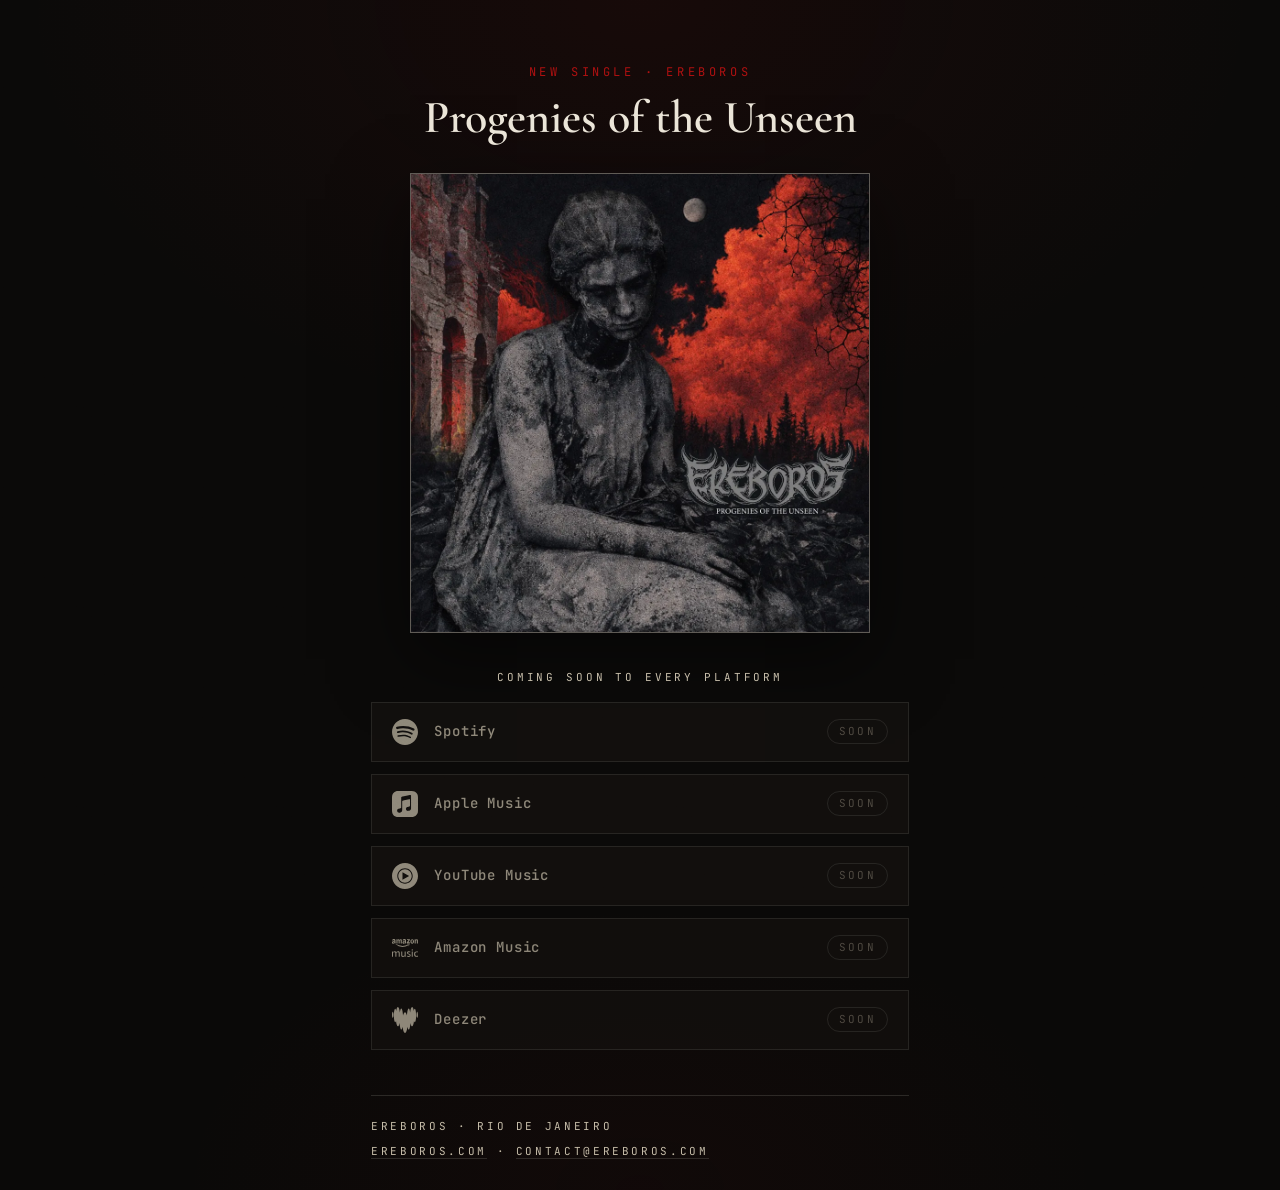
<file: smartlink/index.html>
<!doctype html>
<html lang="en">
<head>
<meta charset="utf-8">
<meta name="viewport" content="width=device-width, initial-scale=1">
<meta name="theme-color" content="#0a0908">
<title>Progenies of the Unseen — Ereboros | New single</title>
<meta name="description" content="Progenies of the Unseen, the new single from Ereboros. Coming soon to all platforms.">
<link rel="canonical" href="https://www.ereboros.com/smartlink/">

<link rel="icon" href="/favicon.ico" sizes="any">
<link rel="icon" type="image/png" sizes="32x32" href="/assets/favicon-emblema-32.png?v=3">
<link rel="icon" type="image/png" sizes="96x96" href="/assets/favicon-emblema-96.png?v=3">
<link rel="apple-touch-icon" href="/assets/apple-touch-icon.png?v=3">

<!-- Open Graph -->
<meta property="og:type" content="music.song">
<meta property="og:site_name" content="Ereboros">
<meta property="og:title" content="Ereboros — Progenies of the Unseen">
<meta property="og:description" content="The new single from Ereboros. Coming soon to all platforms.">
<meta property="og:url" content="https://www.ereboros.com/smartlink/">
<meta property="og:image" content="https://www.ereboros.com/assets/progenies-of-the-unseen-og.jpg">
<meta property="og:image:width" content="1200">
<meta property="og:image:height" content="1200">
<meta property="og:image:alt" content="Progenies of the Unseen, the new single from Ereboros">
<meta property="og:locale" content="en_US">
<meta name="twitter:card" content="summary_large_image">
<meta name="twitter:title" content="Ereboros — Progenies of the Unseen">
<meta name="twitter:description" content="The new single from Ereboros. Coming soon to all platforms.">
<meta name="twitter:image" content="https://www.ereboros.com/assets/progenies-of-the-unseen-og.jpg">

<!-- JSON-LD: MusicRecording -->
<script type="application/ld+json">
{
  "@context": "https://schema.org",
  "@type": "MusicRecording",
  "name": "Progenies of the Unseen",
  "image": "https://www.ereboros.com/assets/progenies-of-the-unseen-og.jpg",
  "byArtist": { "@type": "MusicGroup", "name": "Ereboros", "url": "https://www.ereboros.com/" }
}
</script>

<link rel="preconnect" href="https://fonts.googleapis.com">
<link rel="preconnect" href="https://fonts.gstatic.com" crossorigin>
<link rel="preload" as="style" href="https://fonts.googleapis.com/css2?family=UnifrakturCook:wght@700&family=Cormorant+Garamond:ital,wght@0,400;0,500;0,600;1,400;1,500&family=JetBrains+Mono:wght@400;500&display=swap" onload="this.onload=null;this.rel='stylesheet'">
<noscript><link rel="stylesheet" href="https://fonts.googleapis.com/css2?family=UnifrakturCook:wght@700&family=Cormorant+Garamond:ital,wght@0,400;0,500;0,600;1,400;1,500&family=JetBrains+Mono:wght@400;500&display=swap"></noscript>

<link rel="preload" as="image" href="/assets/progenies-of-the-unseen.webp" type="image/webp" fetchpriority="high">

<!-- Design system do site (tokens, grain, tipografia) -->
<link rel="stylesheet" href="/styles.css?v=43">

<!-- Google tag (gtag.js) -->
<script async src="https://www.googletagmanager.com/gtag/js?id=G-H3N99TLRFJ"></script>
<script>
  window.dataLayer = window.dataLayer || [];
  function gtag(){dataLayer.push(arguments);}
  gtag('js', new Date());
  gtag('config', 'G-H3N99TLRFJ');
</script>

<!-- Meta Pixel -->
<!-- IMPORTANTE: troque SEU_PIXEL_ID (nos DOIS lugares: aqui e no <noscript> abaixo)
     pelo ID numérico do seu Meta Pixel. Enquanto for o placeholder, nada é carregado. -->
<script>
  window.META_PIXEL_ID = "SEU_PIXEL_ID";
  (function () {
    if (!/^\d+$/.test(window.META_PIXEL_ID)) return; // sem ID válido, o Pixel não é inicializado
    !function(f,b,e,v,n,t,s){if(f.fbq)return;n=f.fbq=function(){n.callMethod?
      n.callMethod.apply(n,arguments):n.queue.push(arguments)};if(!f._fbq)f._fbq=n;
      n.push=n;n.loaded=!0;n.version='2.0';n.queue=[];t=b.createElement(e);t.async=!0;
      t.src=v;s=b.getElementsByTagName(e)[0];s.parentNode.insertBefore(t,s)}(window,
      document,'script','https://connect.facebook.net/en_US/fbevents.js');
    fbq('init', window.META_PIXEL_ID);
    fbq('track', 'PageView');
  })();
</script>
<noscript><img height="1" width="1" style="display:none" src="https://www.facebook.com/tr?id=SEU_PIXEL_ID&ev=PageView&noscript=1" alt=""></noscript>
<!-- Fim do Meta Pixel -->

<style>
/* ---------- Smartlink · In the Depths of Misery (prefixo .sl-) ---------- */
.sl-shell {
  max-width: 640px; margin: 0 auto; min-height: 100vh;
  padding: 0 var(--gutter);
  display: flex; flex-direction: column;
}

.sl-main { flex: 1; padding: clamp(32px, 7vh, 72px) 0 clamp(28px, 5vh, 48px); }

/* Cabeçalho */
.sl-head { text-align: center; margin-bottom: clamp(20px, 3.5vh, 32px); }
.sl-kicker {
  font-family: var(--f-mono); font-size: 12px; letter-spacing: 0.3em;
  text-transform: uppercase; color: var(--oxide-bright); margin: 0 0 12px;
}
.sl-title {
  font-family: var(--f-display); font-weight: 600; color: var(--bone);
  font-size: clamp(28px, 6.2vw, 46px); line-height: 1.04; margin: 0;
}

/* Capa do release */
.sl-cover {
  display: block; width: min(100%, 460px);
  margin: 0 auto clamp(24px, 4vh, 38px);
  border: 1px solid var(--rule-strong); background: var(--ink-2);
  box-shadow: 0 26px 70px rgba(0,0,0,.55);
}
.sl-cover img { display: block; width: 100%; height: auto; aspect-ratio: 1 / 1; object-fit: cover; }

/* Lista de streamings (estilo smartlink: linhas grandes e tocáveis) */
.sl-listen-label {
  font-family: var(--f-mono); font-size: 11px; letter-spacing: 0.26em;
  text-transform: uppercase; color: var(--bone-dim); text-align: center;
  margin: 0 0 16px;
}
.sl-links { display: flex; flex-direction: column; gap: 12px; }
.sl-link {
  display: flex; align-items: center; gap: 16px;
  padding: 16px 20px; border: 1px solid var(--rule-strong); background: var(--ink-2);
  transition: border-color .2s, background .2s, transform .12s;
}
.sl-link:hover { border-color: var(--oxide-bright); background: var(--ink-3); }
.sl-link:active { transform: scale(.99); }
.sl-link .sl-ico { flex: none; width: 26px; height: 26px; display: block; color: var(--bone); }
.sl-link .sl-name {
  font-family: var(--f-mono); font-size: 14px; letter-spacing: 0.06em;
  color: var(--bone); font-weight: 500;
}
.sl-link .sl-go {
  margin-left: auto; display: inline-flex; align-items: center; gap: 8px;
  font-family: var(--f-mono); font-size: 11px; letter-spacing: 0.22em;
  text-transform: uppercase; color: var(--bone-dim); transition: color .2s;
}
.sl-link:hover .sl-go { color: var(--bone); }
.sl-link .sl-go svg { transition: transform .2s; }
.sl-link:hover .sl-go svg { transform: translate(2px, -2px); }

/* Estado "em breve": botão travado, sem link */
.sl-link.is-soon { cursor: default; opacity: .7; border-color: var(--rule); }
.sl-link.is-soon:hover, .sl-link.is-soon:active {
  border-color: var(--rule); background: var(--ink-2); transform: none;
}
.sl-link.is-soon .sl-ico, .sl-link.is-soon .sl-name { color: var(--bone-dim); }
.sl-link.is-soon .sl-go {
  color: var(--ash-2); border: 1px solid var(--rule);
  padding: 3px 11px; border-radius: 999px; letter-spacing: 0.2em;
}

/* Rodapé */
.sl-foot {
  border-top: 1px solid var(--rule); padding: 22px 0 30px;
  display: flex; flex-wrap: wrap; gap: 8px 20px; justify-content: space-between;
}
.sl-foot .meta a { border-bottom: 1px solid var(--rule); }
.sl-foot .meta a:hover { color: var(--bone); border-color: var(--rule-strong); }

@media (max-width: 520px) {
  .sl-link .sl-go span { display: none; } /* no mobile deixa só a seta, menos poluído */
  .sl-link { padding: 15px 18px; }
}
</style>
</head>
<body>

<div class="sl-shell">

  <main class="sl-main">

    <div class="sl-head">
      <p class="sl-kicker">New single · Ereboros</p>
      <h1 class="sl-title">Progenies of the Unseen</h1>
    </div>

    <!-- Capa -->
    <div class="sl-cover">
      <img src="/assets/progenies-of-the-unseen.webp" alt="Progenies of the Unseen — cover art of the new Ereboros single" width="1000" height="1000" fetchpriority="high">
    </div>

    <!-- Streamings -->
    <p class="sl-listen-label">Coming soon to every platform</p>
    <div class="sl-links">

      <a class="sl-link is-soon" aria-disabled="true">
        <svg class="sl-ico" viewBox="0 0 24 24" fill="currentColor" aria-hidden="true"><path d="M12 0C5.4 0 0 5.4 0 12s5.4 12 12 12 12-5.4 12-12S18.66 0 12 0zm5.521 17.34c-.24.359-.66.48-1.021.24-2.82-1.74-6.36-2.101-10.561-1.141-.418.122-.779-.179-.899-.539-.12-.421.18-.78.54-.9 4.56-1.021 8.52-.6 11.64 1.32.42.18.479.659.301 1.02zm1.44-3.3c-.301.42-.841.6-1.262.3-3.239-1.98-8.159-2.58-11.939-1.38-.479.12-1.02-.12-1.14-.6-.12-.48.12-1.021.6-1.141C9.6 9.9 15 10.561 18.72 12.84c.361.181.54.78.241 1.2zm.12-3.36C15.24 8.4 8.82 8.16 5.16 9.301c-.6.179-1.2-.181-1.38-.721-.18-.601.18-1.2.72-1.381 4.26-1.26 11.28-1.02 15.721 1.621.539.3.719 1.02.419 1.56-.299.421-1.02.599-1.559.3z"/></svg>
        <span class="sl-name">Spotify</span>
        <span class="sl-go">Soon</span>
      </a>

      <a class="sl-link is-soon" aria-disabled="true">
        <svg class="sl-ico" viewBox="0 0 24 24" fill="currentColor" aria-hidden="true"><path d="M23.994 6.124a9.23 9.23 0 00-.24-2.19c-.317-1.31-1.062-2.31-2.18-3.043a5.022 5.022 0 00-1.877-.726 10.496 10.496 0 00-1.564-.15c-.04-.003-.083-.01-.124-.013H5.986c-.152.01-.303.017-.455.026-.747.043-1.49.123-2.193.4-1.336.53-2.3 1.452-2.865 2.78-.192.448-.292.925-.363 1.408-.056.392-.088.785-.1 1.18 0 .032-.007.062-.01.093v12.223c.01.14.017.283.027.424.05.815.154 1.624.497 2.373.65 1.42 1.738 2.353 3.234 2.801.42.127.856.187 1.293.228.555.053 1.11.06 1.667.06h11.03a12.5 12.5 0 001.57-.1c.822-.106 1.596-.35 2.295-.81a5.046 5.046 0 001.88-2.207c.186-.42.293-.87.37-1.324.113-.675.138-1.358.137-2.04-.002-3.8 0-7.595-.003-11.393zm-6.423 3.99v5.712c0 .417-.058.827-.244 1.206-.29.59-.76.962-1.388 1.14-.35.1-.706.157-1.07.173-.95.045-1.773-.6-1.943-1.536a1.88 1.88 0 011.038-2.022c.323-.16.67-.25 1.018-.324.378-.082.758-.153 1.134-.24.274-.063.457-.23.51-.516a.904.904 0 00.02-.193c0-1.815 0-3.63-.002-5.443a.725.725 0 00-.026-.185c-.04-.15-.15-.243-.304-.234-.16.01-.318.035-.475.066-.76.15-1.52.303-2.28.456l-2.325.47-1.374.278c-.016.003-.032.01-.048.013-.277.077-.377.203-.39.49-.002.042 0 .086 0 .13-.002 2.602 0 5.204-.003 7.805 0 .42-.047.836-.215 1.227-.278.64-.77 1.04-1.434 1.233-.35.1-.71.16-1.075.172-.96.036-1.755-.6-1.92-1.544-.14-.812.23-1.685 1.154-2.075.357-.15.73-.232 1.108-.31.287-.06.575-.116.86-.177.383-.083.583-.323.6-.714v-.15c0-2.96 0-5.922.002-8.882 0-.123.013-.25.042-.37.07-.285.273-.448.546-.518.255-.066.515-.112.774-.165.733-.15 1.466-.296 2.2-.444l2.27-.46c.67-.134 1.34-.27 2.01-.403.22-.043.442-.088.663-.106.31-.025.523.17.554.482.008.073.012.148.012.223.002 1.91.002 3.822 0 5.732z"/></svg>
        <span class="sl-name">Apple Music</span>
        <span class="sl-go">Soon</span>
      </a>

      <a class="sl-link is-soon" aria-disabled="true">
        <svg class="sl-ico" viewBox="0 0 24 24" fill="currentColor" aria-hidden="true"><path d="M12 0C5.376 0 0 5.376 0 12s5.376 12 12 12 12-5.376 12-12S18.624 0 12 0zm0 19.104c-3.924 0-7.104-3.18-7.104-7.104S8.076 4.896 12 4.896s7.104 3.18 7.104 7.104-3.18 7.104-7.104 7.104zm0-13.332c-3.432 0-6.228 2.796-6.228 6.228S8.568 18.228 12 18.228s6.228-2.796 6.228-6.228S15.432 5.772 12 5.772zM9.684 15.54V8.46L15.816 12l-6.132 3.54z"/></svg>
        <span class="sl-name">YouTube Music</span>
        <span class="sl-go">Soon</span>
      </a>

      <a class="sl-link is-soon" aria-disabled="true">
        <svg class="sl-ico" viewBox="0 0 24 24" fill="currentColor" aria-hidden="true"><path d="M14.8454 9.4083c-1.3907 1.0194-3.405 1.563-5.1424 1.563a9.333 9.333 0 0 1-6.2768-2.3835c-.1313-.117-.0143-.277.1415-.1846a12.693 12.693 0 0 0 6.285 1.6574c1.5384 0 3.2348-.318 4.7917-.9764.2359-.0985.4328.1538.203.324h-.002zm.5784-.6564c-.1784-.2257-1.1753-.1087-1.6225-.0554-.1374.0164-.158-.1026-.0349-.1867.796-.5558 2.0984-.3958 2.2502-.2092.1539.1867-.041 1.4872-.7856 2.1087-.1149.0964-.2236.0451-.1723-.082.1682-.4165.5436-1.3498.3651-1.5754zm-1.5917-4.1702v-.5394c0-.082.0615-.1375.1374-.1375h2.4348c.078 0 .1395.0554.1395.1354v.4636c0 .078-.0656.1805-.1846.3405L15.0997 6.635c.4677-.0102.9641.0595 1.3887.2974.0964.0534.123.1334.1292.2113v.5744c0 .082-.0882.1723-.1784.123a2.8163 2.8163 0 0 0-2.5723.0062c-.0861.0451-.1743-.0451-.1743-.1251v-.5477c0-.0882.002-.238.0902-.3713l1.4626-2.0881h-1.2718c-.078 0-.1415-.0534-.1436-.1354l.002.002zm4.808-.7466c1.0995 0 1.6944.9395 1.6944 2.1333 0 1.1528-.6564 2.0676-1.6943 2.0676-1.079 0-1.6656-.9395-1.6656-2.1087 0-1.1774.5948-2.0922 1.6656-2.0922zm.0062.7713c-.5456 0-.5805.7384-.5805 1.202 0 .4615-.0061 1.4481.5744 1.4481.5743 0 .601-.7958.601-1.282 0-.318-.0144-.6994-.1108-1.001-.082-.2625-.2482-.3671-.4841-.3671zm-6.008 3.3414c-.0493.041-.1395.0451-.1744.0164-.2543-.1949-.4246-.4923-.4246-.4923-.4061.4123-.6954.5374-1.2225.5374-.6215 0-1.1077-.3835-1.1077-1.1486a1.2512 1.2512 0 0 1 .7897-1.2041c.402-.1764.9641-.2072 1.3928-.2564 0 0 .0349-.4615-.0902-.6297a.521.521 0 0 0-.4164-.1908c-.2728 0-.5395.1477-.5928.4328-.0144.082-.0739.1518-.1395.1436L9.945 5.08a.1292.1292 0 0 1-.1108-.1537c.1641-.8657.9498-1.1282 1.6554-1.1282.361 0 .8307.0964 1.1158.3671.359.3344.3262.7795.3262 1.2677v1.1487c0 .3446.1436.4964.279.681.0471.0677.0574.1477-.002.197-.1519.125-.5703.4881-.5703.4881zm-.7467-1.7969v-.16c-.5353 0-1.1015.115-1.1015.7426 0 .318.1662.5333.4513.5333.2051 0 .3938-.1272.5128-.3344.1436-.2564.1374-.4943.1374-.7815zM2.9278 7.948c-.0472.041-.1375.045-.1723.0163-.2544-.1949-.4246-.4923-.4246-.4923-.4082.4123-.6954.5374-1.2226.5374-.6235 0-1.1076-.3835-1.1076-1.1486a1.2512 1.2512 0 0 1 .7897-1.2041c.402-.1764.964-.2072 1.3928-.2564 0 0 .0348-.4615-.0903-.6297a.521.521 0 0 0-.4164-.1908c-.2748 0-.5395.1477-.5928.4328-.0143.082-.0759.1518-.1395.1436L.2345 5.08a.1292.1292 0 0 1-.1087-.1537c.162-.8657.9497-1.1282 1.6553-1.1282.361 0 .8308.0964 1.1159.3671.359.3344.324.7795.324 1.2677v1.1487c0 .3446.1437.4964.279.681.0472.0677.0575.1477-.002.197-.1518.125-.5702.4881-.5702.4881zm-.7446-1.797v-.16c-.5354 0-1.1015.115-1.1015.7426 0 .318.164.5333.4512.5333.2052 0 .3939-.1272.5128-.3344.1436-.2564.1375-.4943.1375-.7815zm2.9127-.3343v2.002a.1379.1379 0 0 1-.1395.1374H4.218a.1374.1374 0 0 1-.1395-.1374v-3.766a.1379.1379 0 0 1 .1395-.1375h.6913a.1374.1374 0 0 1 .1374.1374v.482h.0143c.1805-.4758.519-.6994.9744-.6994.4636 0 .7528.2236.962.6995a1.0523 1.0523 0 0 1 1.0215-.6995c.3118 0 .6502.1272.8574.4143.236.318.1867.7795.1867 1.1857v2.3855c0 .076-.0636.1354-.1436.1354H8.181a.1374.1374 0 0 1-.1334-.1354v-2.004c0-.16.0144-.558-.0205-.7077-.0554-.2564-.2215-.3282-.4369-.3282a.4923.4923 0 0 0-.441.3118c-.076.1908-.0698.5087-.0698.724v2.0041c0 .076-.0635.1354-.1435.1354h-.7385a.1374.1374 0 0 1-.1333-.1354v-2.004c0-.4226.0677-1.042-.4574-1.042-.5334 0-.5128.603-.5128 1.042h.002zm16.8077 2.002a.1374.1374 0 0 1-.1374.1374h-.7405a.1374.1374 0 0 1-.1374-.1374v-3.766a.1374.1374 0 0 1 .1374-.1375h.683c.0821 0 .1396.0636.1396.1067v.5764h.0143c.2051-.517.4964-.7631 1.0092-.7631.3323 0 .6564.119.8636.4451.1928.3036.1928.8123.1928 1.1774V7.837a.1395.1395 0 0 1-.1415.119h-.7426a.1395.1395 0 0 1-.1313-.119V5.552c0-.763-.2933-.7856-.4635-.7856-.197 0-.357.1538-.4246.2953a1.7025 1.7025 0 0 0-.1231.722l.002 2.0349zM.1914 20.0582c-.1271 0-.1907-.0615-.1907-.1907v-4.4491c0-.1272.0636-.1908.1907-.1908H.616c.0616 0 .1129.0144.1477.039.0349.0246.0595.0738.0718.1436l.0575.3035c.6133-.4184 1.2102-.6276 1.7907-.6276.5948 0 .9969.2256 1.2081.6769.6318-.4513 1.2636-.677 1.8954-.677.441 0 .7794.1231 1.0153.3693.236.2502.3549.603.3549 1.0584v3.3538c0 .1271-.0656.1907-.1928.1907h-.5641c-.1272 0-.1928-.0615-.1928-.1907v-3.085c0-.318-.0616-.5539-.1805-.7057-.1231-.1538-.3139-.2297-.5744-.2297-.4677 0-.9353.1436-1.4092.4307a.997.997 0 0 1 .0103.1416v3.448c0 .1272-.0636.1908-.1908.1908H3.297c-.1272 0-.1908-.0615-.1908-.1907v-3.085c0-.318-.0615-.5539-.1825-.7057-.1231-.1538-.3139-.2297-.5744-.2297-.4861 0-.9517.1395-1.399.4205v3.5999c0 .1271-.0615.1907-.1907.1907H.1914zm9.731.1436c-.4533 0-.8-.1272-1.044-.3815-.242-.2544-.3631-.6133-.3631-1.0769v-3.321c0-.1292.0615-.1927.1908-.1927h.564c.1293 0 .1929.0635.1929.1907v3.0215c0 .3425.0656.5948.201.7569.1333.162.3487.242.642.242.4595 0 .923-.1518 1.3887-.4574v-3.565c0-.1272.0615-.1908.1908-.1908h.564c.1293 0 .1929.0636.1929.1908v4.4511c0 .1252-.0636.1887-.1928.1887h-.4103c-.0636 0-.1149-.0123-.1497-.0369-.0349-.0266-.0575-.0738-.0718-.1436l-.0657-.3323c-.5948.437-1.204.6564-1.8297.6564zm5.4399 0c-.5374 0-1.0195-.0882-1.4461-.2666a.3754.3754 0 0 1-.158-.1047c-.0287-.039-.043-.0984-.043-.1805v-.2687c0-.1148.0369-.1723.1148-.1723.0452 0 .1231.0205.238.0575.4225.1333.8615.199 1.3128.199.3138 0 .5517-.0616.7138-.1806.164-.121.244-.2954.244-.523a.4923.4923 0 0 0-.1476-.3734 1.606 1.606 0 0 0-.5415-.285l-.8144-.3037c-.7097-.2605-1.0625-.7056-1.0625-1.3333 0-.4143.16-.7487.484-1.001.3221-.2543.7447-.3815 1.2677-.3815a3.487 3.487 0 0 1 1.2164.2195c.076.0246.1313.0574.1641.0985.0308.041.0472.1025.0472.1846v.2584c0 .1149-.041.1723-.123.1723a.8615.8615 0 0 1-.2216-.0472 3.5495 3.5495 0 0 0-1.0359-.1538c-.6112 0-.919.2072-.919.6195 0 .164.0514.2953.154.3897.1025.0964.3035.201.603.3159l.7466.2872c.3774.1436.6482.318.8144.519.1661.1989.2482.4574.2482.7753 0 .4513-.1682.8102-.5067 1.0769-.3385.2666-.7877.4-1.3497.4v.002zm3.0645-.1436c-.1272 0-.1928-.0615-.1928-.1907v-4.4491c0-.1272.0656-.1908.1928-.1908h.5641c.1272 0 .1928.0636.1928.1908v4.4511c0 .1251-.0656.1887-.1928.1887h-.564zm.2872-5.688c-.1846 0-.3303-.0513-.437-.1559a.558.558 0 0 1-.1579-.4143c0-.1724.0534-.3098.158-.4144a.5907.5907 0 0 1 .4369-.158c.1846 0 .3282.0534.4349.158.1066.1026.1579.242.1579.4144 0 .1702-.0513.3076-.158.4143-.1046.1026-.2502.1559-.4348.1559zm4.002 5.7926c-.7529 0-1.3293-.2133-1.7272-.642-.4-.4307-.599-1.0502-.599-1.8625 0-.8061.2052-1.4318.6175-1.8728.4102-.441.9948-.6625 1.7476-.6625.3446 0 .683.0615 1.0154.1825.0697.0247.119.0554.1477.0944s.043.1026.043.1908v.2564c0 .1271-.041.1907-.123.1907-.0329 0-.082-.0082-.1539-.0287a2.8307 2.8307 0 0 0-.7959-.1128c-.5353 0-.923.1333-1.1589.404s-.3528.6996-.3528 1.2924v.123c0 .5764.119 1.001.359 1.2718.24.2687.6174.404 1.1343.404.2666 0 .5538-.043.8615-.1332.0718-.0206.119-.0288.1436-.0288.082 0 .1251.0636.1251.1908v.2585c0 .082-.0123.1435-.039.1805-.0246.0369-.0759.0718-.1518.1025-.3138.1354-.6769.201-1.0933.201z"/></svg>
        <span class="sl-name">Amazon Music</span>
        <span class="sl-go">Soon</span>
      </a>

      <a class="sl-link is-soon" aria-disabled="true">
        <svg class="sl-ico" viewBox="0 0 24 24" fill="currentColor" aria-hidden="true"><path d="M.693 10.024c.381 0 .693-1.256.693-2.807 0-1.55-.312-2.807-.693-2.807C.312 4.41 0 5.666 0 7.217s.312 2.808.693 2.808ZM21.038 1.56c-.364 0-.684.805-.91 2.096C19.765 1.446 19.184 0 18.526 0c-.78 0-1.464 2.036-1.784 5-.312-2.158-.788-3.536-1.325-3.536-.745 0-1.386 2.704-1.62 6.472-.442-1.932-1.083-3.145-1.793-3.145s-1.35 1.213-1.793 3.145c-.242-3.76-.874-6.463-1.628-6.463-.537 0-1.013 1.378-1.325 3.535C6.938 2.036 6.262 0 5.474 0c-.658 0-1.247 1.447-1.602 3.665-.217-1.291-.546-2.105-.91-2.105-.675 0-1.221 2.807-1.221 6.272 0 3.466.546 6.273 1.221 6.273.277 0 .537-.476.736-1.273.32 2.928.996 4.938 1.776 4.938.606 0 1.143-1.204 1.507-3.11.251 3.622.875 6.195 1.602 6.195.46 0 .875-1.023 1.187-2.677C10.142 21.6 11 24 12.004 24c1.005 0 1.863-2.4 2.235-5.822.312 1.654.727 2.677 1.186 2.677.728 0 1.352-2.573 1.603-6.195.364 1.906.9 3.11 1.507 3.11.78 0 1.455-2.01 1.775-4.938.208.797.46 1.273.737 1.273.675 0 1.22-2.807 1.22-6.273-.008-3.457-.553-6.272-1.23-6.272ZM23.307 10.024c.381 0 .693-1.256.693-2.807 0-1.55-.312-2.807-.693-2.807-.381 0-.693 1.256-.693 2.807s.312 2.808.693 2.808Z"/></svg>
        <span class="sl-name">Deezer</span>
        <span class="sl-go">Soon</span>
      </a>

    </div>

  </main>

  <footer class="sl-foot">
    <span class="meta">Ereboros · Rio de Janeiro</span>
    <span class="meta"><a href="/" data-ga-type="navigate" data-ga-item="home-footer" data-ga-loc="smartlink">ereboros.com</a> · <a href="mailto:contact@ereboros.com">contact@ereboros.com</a></span>
  </footer>

</div>

<script>
// Instrumentação declarativa de cliques: qualquer elemento com data-ga-type dispara
// um evento GA4 'select_content'. Cliques de streaming (data-ga-type="listen") também
// disparam a conversão no Meta Pixel (Lead), para otimizar a campanha por plataforma.
// capture=true garante o disparo antes de a navegação do link acontecer.
document.addEventListener("click", function (e) {
  var el = e.target.closest("[data-ga-type]");
  if (!el) return;
  var type = el.getAttribute("data-ga-type");
  var item = el.getAttribute("data-ga-item") || "";
  var loc  = el.getAttribute("data-ga-loc") || "";

  if (typeof gtag === "function") {
    gtag("event", "select_content", { content_type: type, item_id: item, location: loc });
  }
  if (type === "listen" && window.fbq && /^\d+$/.test(window.META_PIXEL_ID)) {
    fbq("trackCustom", "StreamingClick", { platform: item });
    fbq("track", "Lead", { content_name: item, content_category: "streaming" });
  }
}, true);
</script>

</body>
</html>
</file>
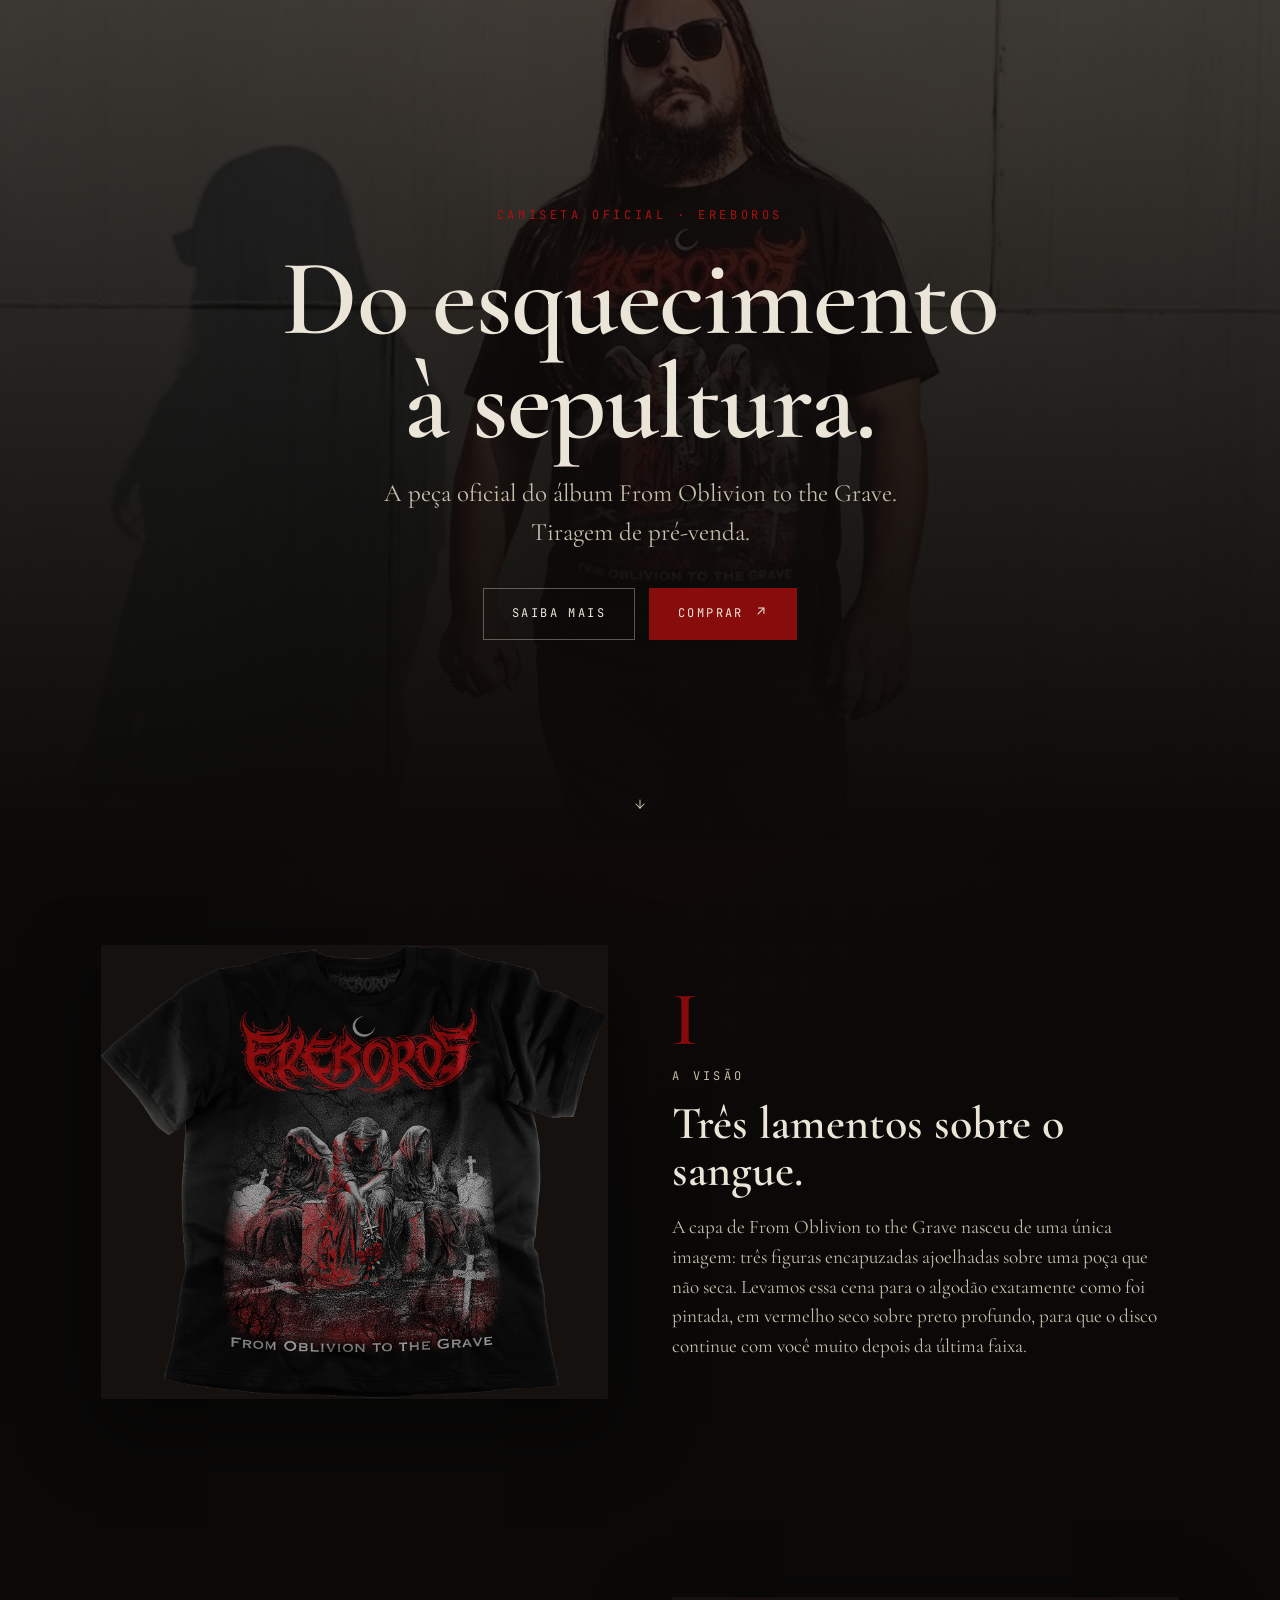
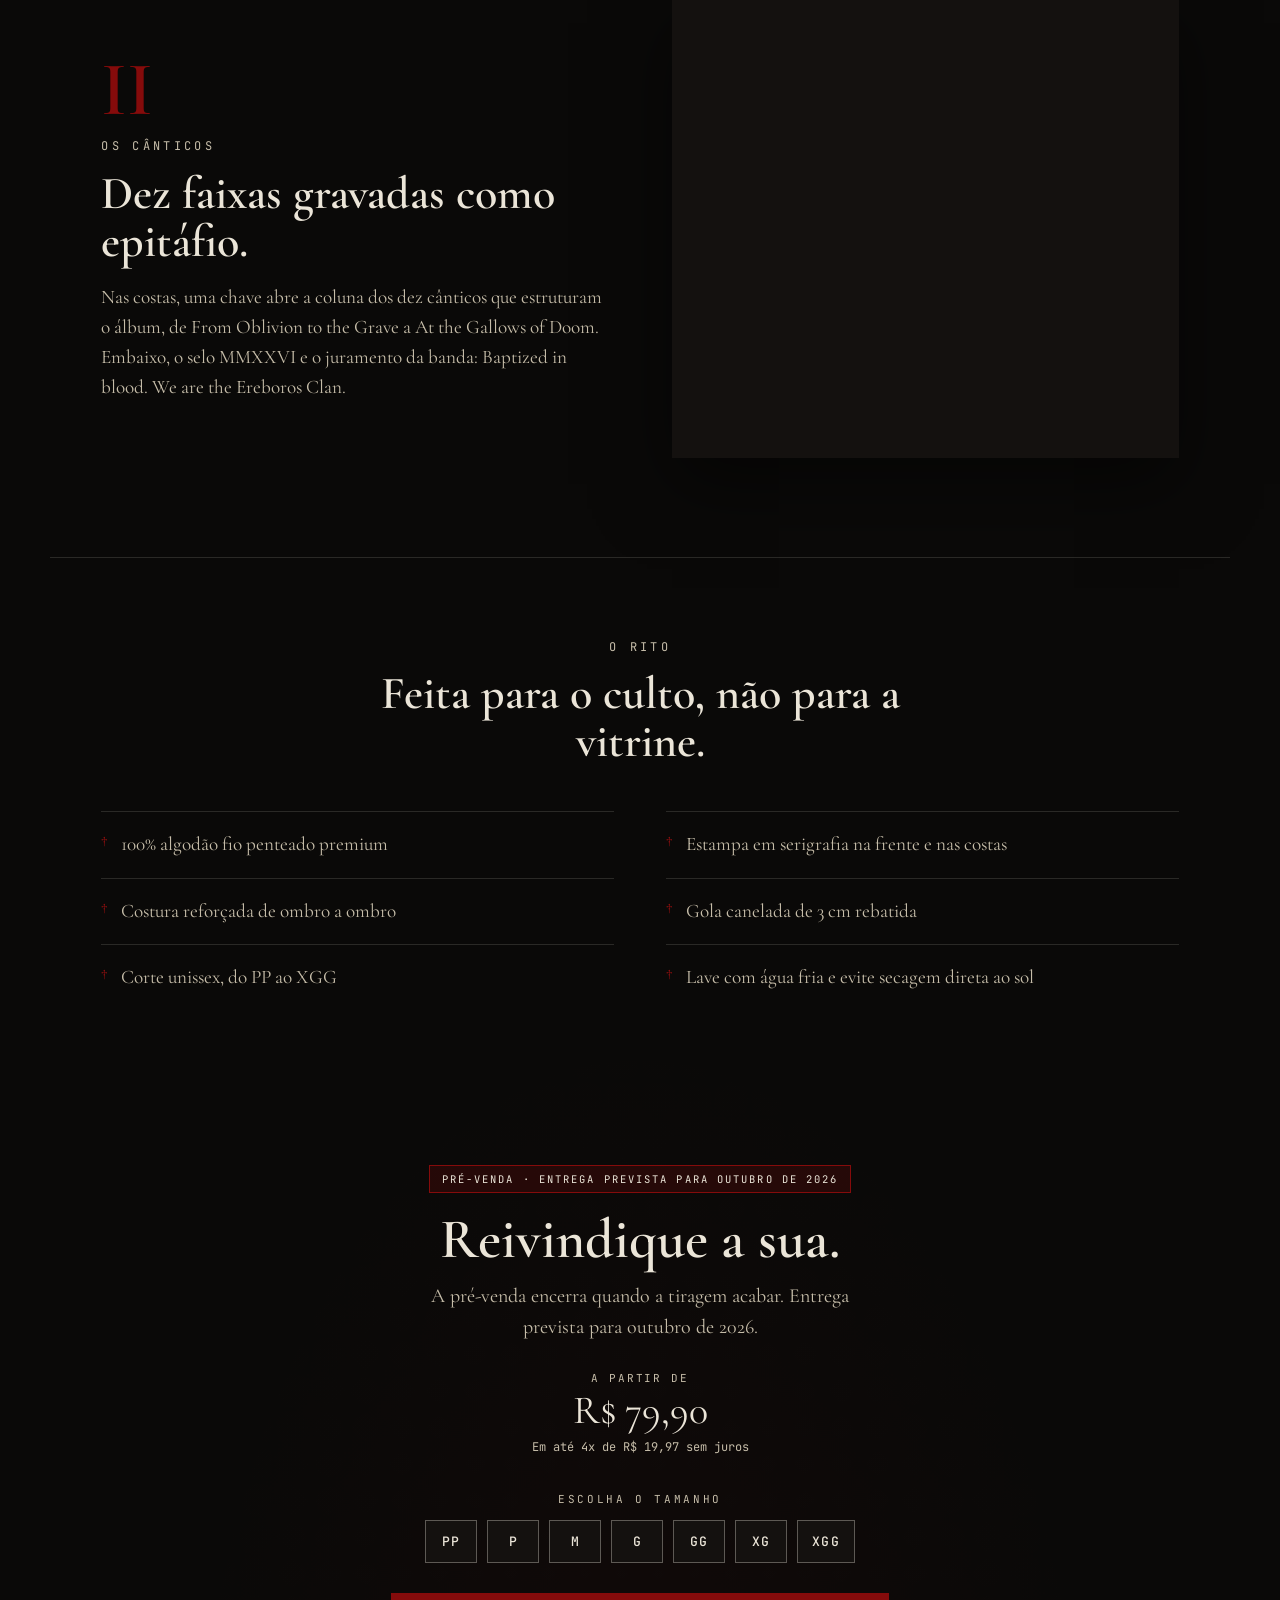
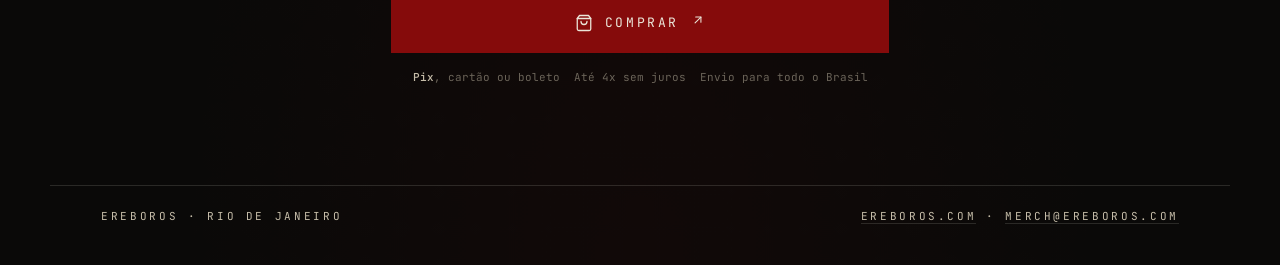
<file: merch/camiseta-oblivion-v2/index.html>
<!doctype html>
<html lang="pt-br">
<head>
<meta charset="utf-8">
<meta name="viewport" content="width=device-width, initial-scale=1">
<meta name="theme-color" content="#0a0908">
<title>Camiseta Oblivion — Ereboros</title>
<meta name="description" content="Camiseta Oblivion, a peça oficial do álbum From Oblivion to the Grave do Ereboros. Pré-venda a partir de R$ 79,90 em até 4x sem juros.">
<meta name="robots" content="noindex, follow">
<link rel="canonical" href="https://www.ereboros.com/merch/camiseta-oblivion/">

<link rel="icon" href="/favicon.ico" sizes="any">
<link rel="icon" type="image/png" sizes="32x32" href="/assets/favicon-emblema-32.png?v=3">
<link rel="apple-touch-icon" href="/assets/apple-touch-icon.png?v=3">

<!-- Open Graph -->
<meta property="og:type" content="product">
<meta property="og:site_name" content="Ereboros">
<meta property="og:title" content="Ereboros — Camiseta Oblivion">
<meta property="og:description" content="Camiseta Oblivion, a peça oficial do álbum From Oblivion to the Grave do Ereboros. Pré-venda a partir de R$ 79,90 em até 4x sem juros.">
<meta property="og:url" content="https://www.ereboros.com/merch/camiseta-oblivion-v2/">
<meta property="og:image" content="https://www.ereboros.com/assets/camiseta-oblivion-og.jpg">
<meta property="og:locale" content="pt_BR">
<meta name="twitter:card" content="summary_large_image">
<meta name="twitter:image" content="https://www.ereboros.com/assets/camiseta-oblivion-og.jpg">

<link rel="preconnect" href="https://fonts.googleapis.com">
<link rel="preconnect" href="https://fonts.gstatic.com" crossorigin>
<link rel="preload" as="style" href="https://fonts.googleapis.com/css2?family=UnifrakturCook:wght@700&family=Cormorant+Garamond:ital,wght@0,400;0,500;0,600;1,400;1,500&family=JetBrains+Mono:wght@400;500&display=swap" onload="this.onload=null;this.rel='stylesheet'">
<noscript><link rel="stylesheet" href="https://fonts.googleapis.com/css2?family=UnifrakturCook:wght@700&family=Cormorant+Garamond:ital,wght@0,400;0,500;0,600;1,400;1,500&family=JetBrains+Mono:wght@400;500&display=swap"></noscript>
<link rel="preload" as="image" href="/assets/camiseta-oblivion-modelo.webp" type="image/webp" fetchpriority="high">

<link rel="stylesheet" href="/styles.css?v=43">

<!-- Google tag (gtag.js) -->
<script async src="https://www.googletagmanager.com/gtag/js?id=G-H3N99TLRFJ"></script>
<script>
  window.dataLayer = window.dataLayer || [];
  function gtag(){dataLayer.push(arguments);}
  gtag('js', new Date());
  gtag('config', 'G-H3N99TLRFJ');
</script>

<!-- Meta Pixel -->
<script>
  window.META_PIXEL_ID = "1278514373103982";
  (function () {
    if (!/^\d+$/.test(window.META_PIXEL_ID)) return;
    !function(f,b,e,v,n,t,s){if(f.fbq)return;n=f.fbq=function(){n.callMethod?
      n.callMethod.apply(n,arguments):n.queue.push(arguments)};if(!f._fbq)f._fbq=n;
      n.push=n;n.loaded=!0;n.version='2.0';n.queue=[];t=b.createElement(e);t.async=!0;
      t.src=v;s=b.getElementsByTagName(e)[0];s.parentNode.insertBefore(t,s)}(window,
      document,'script','https://connect.facebook.net/en_US/fbevents.js');
    fbq('init', window.META_PIXEL_ID);
    fbq('track', 'PageView');
    fbq('track', 'ViewContent', { content_name: "Camiseta Oblivion", content_type: 'product', content_ids: "camiseta-oblivion", value: 79.90, currency: 'BRL' });
  })();
</script>
<noscript><img height="1" width="1" style="display:none" src="https://www.facebook.com/tr?id=1278514373103982&ev=PageView&noscript=1" alt=""></noscript>
<!-- Fim do Meta Pixel -->

<style>
/* ---------- Página de produto v2 (storytelling — prefixo .v2-) ---------- */
html { scroll-behavior: smooth; }
.v2 { overflow-x: hidden; }

.v2-btn {
  display: inline-flex; align-items: center; gap: 10px; padding: 15px 28px;
  font-family: var(--f-mono); font-size: 12px; letter-spacing: .2em; text-transform: uppercase;
  color: var(--bone); border: 1px solid var(--rule-strong); background: transparent;
  cursor: pointer; transition: background .18s, color .18s, border-color .18s, transform .12s;
}
.v2-btn:hover { background: var(--bone); color: var(--ink); border-color: var(--bone); }
.v2-btn:active { transform: scale(.99); }
.v2-btn .arw svg { transition: transform .2s; }
.v2-btn:hover .arw svg { transform: translate(2px, -2px); }
.v2-btn-primary { background: var(--oxide); border-color: var(--oxide); }
.v2-btn-primary:hover { background: var(--oxide-bright); border-color: var(--oxide-bright); color: var(--bone); }

/* Hero */
.v2-hero {
  position: relative; min-height: 94vh; display: grid; place-items: center;
  text-align: center; padding: 90px var(--gutter); overflow: hidden;
}
.v2-hero-bg { position: absolute; inset: 0; z-index: 0; }
.v2-hero-bg img { width: 100%; height: 100%; object-fit: cover; object-position: 50% 22%; opacity: .45; }
.v2-hero::after {
  content: ""; position: absolute; inset: 0; z-index: 1;
  background: linear-gradient(to bottom,
    color-mix(in srgb, var(--ink) 45%, transparent) 0%,
    color-mix(in srgb, var(--ink) 78%, transparent) 55%,
    var(--ink) 100%);
}
.v2-hero-inner { position: relative; z-index: 2; max-width: 820px; }
.v2-kicker { font-family: var(--f-mono); font-size: 12px; letter-spacing: .3em; text-transform: uppercase; color: var(--oxide-bright); margin: 0 0 22px; }
.v2-hero h1 {
  font-family: var(--f-display); font-weight: 600; color: var(--bone);
  font-size: clamp(46px, 9vw, 108px); line-height: .96; margin: 0; letter-spacing: -0.01em;
}
.v2-hero .sub { font-family: var(--f-display); font-size: clamp(18px, 2.3vw, 25px); color: var(--bone-dim); margin: 20px auto 36px; max-width: 560px; }
.v2-cta { display: flex; gap: 14px; justify-content: center; flex-wrap: wrap; }
.v2-scroll { position: absolute; left: 50%; bottom: 26px; transform: translateX(-50%); z-index: 2; color: var(--bone-dim); animation: v2bob 2.4s ease-in-out infinite; }
@keyframes v2bob { 0%,100% { transform: translate(-50%, 0); } 50% { transform: translate(-50%, 6px); } }

/* Capítulos */
.v2-chapter {
  max-width: 1180px; margin: 0 auto; padding: clamp(56px, 11vh, 132px) var(--gutter);
  display: grid; grid-template-columns: 1fr; gap: clamp(28px, 5vw, 76px); align-items: center;
}
@media (min-width: 860px) {
  .v2-chapter { grid-template-columns: 1fr 1fr; }
  .v2-chapter.reverse .v2-ch-media { order: 2; }
}
.v2-ch-media { background: var(--ink-2); box-shadow: 0 26px 70px rgba(0,0,0,.5); }
.v2-ch-media img { display: block; width: 100%; height: auto; }
.v2-ch-num { font-family: var(--f-display); font-weight: 600; font-size: clamp(44px, 6vw, 78px); color: var(--oxide); line-height: 1; }
.v2-ch-kicker { font-family: var(--f-mono); font-size: 12px; letter-spacing: .28em; text-transform: uppercase; color: var(--bone-dim); margin: 8px 0 14px; }
.v2-ch-title { font-family: var(--f-display); font-weight: 600; color: var(--bone); font-size: clamp(28px, 4.4vw, 46px); line-height: 1.04; margin: 0 0 18px; }
.v2-ch-body { font-family: var(--f-display); font-size: clamp(17px, 1.5vw, 21px); line-height: 1.55; color: var(--bone-dim); margin: 0; }

/* O rito / specs */
.v2-ritual { max-width: 1180px; margin: 0 auto; padding: clamp(48px, 8vh, 104px) var(--gutter); border-top: 1px solid var(--rule); }
.v2-ritual-head { text-align: center; margin: 0 auto clamp(28px, 5vh, 52px); max-width: 620px; }
.v2-ritual-head .v2-ch-title { margin: 8px 0 0; }
.v2-specs { display: grid; grid-template-columns: 1fr; gap: 0; }
@media (min-width: 720px) { .v2-specs { grid-template-columns: 1fr 1fr; column-gap: clamp(24px, 4vw, 56px); } }
.v2-spec {
  display: flex; gap: 14px; padding: 18px 0; border-top: 1px solid var(--rule);
  font-family: var(--f-display); font-size: clamp(17px, 1.5vw, 20px); color: var(--bone-dim);
}
.v2-spec::before { content: "†"; color: var(--oxide-bright); }

/* Checkout */
.v2-buy { max-width: 600px; margin: 0 auto; padding: clamp(52px, 9vh, 116px) var(--gutter) clamp(72px, 11vh, 128px); text-align: center; }
.v2-badge {
  display: inline-block; font-family: var(--f-mono); font-size: 10.5px; letter-spacing: .2em;
  text-transform: uppercase; color: var(--bone); border: 1px solid var(--oxide);
  background: color-mix(in srgb, var(--oxide) 22%, transparent); padding: 5px 12px; margin-bottom: 18px;
}
.v2-buy h2 { font-family: var(--f-display); font-weight: 600; color: var(--bone); font-size: clamp(32px, 6vw, 56px); line-height: 1; margin: 0 0 14px; }
.v2-buy .claim-sub { font-family: var(--f-display); font-size: clamp(16px, 2vw, 20px); color: var(--bone-dim); margin: 0 auto 30px; max-width: 460px; }
.v2-price { font-family: var(--f-display); color: var(--bone); font-size: clamp(30px, 5vw, 40px); line-height: 1; margin: 0; }
.v2-price .from { font-family: var(--f-mono); font-size: 11px; letter-spacing: .18em; text-transform: uppercase; color: var(--bone-dim); display: block; margin-bottom: 6px; }
.v2-install { font-family: var(--f-mono); font-size: 12px; color: var(--bone-dim); margin: 8px 0 0; }
.v2-sizes-label { font-family: var(--f-mono); font-size: 11px; letter-spacing: .24em; text-transform: uppercase; color: var(--bone-dim); margin: clamp(24px,4vh,34px) 0 12px; }
.v2-sizes { display: flex; flex-wrap: wrap; gap: 10px; justify-content: center; }
.v2-size {
  min-width: 52px; padding: 12px 14px; cursor: pointer; font-family: var(--f-mono);
  font-size: 13px; letter-spacing: .08em; font-weight: 500; color: var(--bone);
  background: var(--ink-2); border: 1px solid var(--rule-strong);
  transition: border-color .18s, background .18s, color .18s, transform .12s;
}
.v2-size:hover { border-color: var(--oxide-bright); background: var(--ink-3); }
.v2-size:active { transform: scale(.97); }
.v2-size[aria-checked="true"] { border-color: var(--oxide-bright); background: var(--oxide); }
.v2-buy-btn {
  display: flex; align-items: center; justify-content: center; gap: 12px; width: 100%;
  margin-top: clamp(22px,3.5vh,30px); padding: 19px 22px; font-family: var(--f-mono);
  font-size: 13px; letter-spacing: .2em; text-transform: uppercase; color: var(--bone);
  background: var(--oxide); border: 1px solid var(--oxide); cursor: pointer;
  transition: background .18s, border-color .18s, transform .12s;
}
.v2-buy-btn:hover { background: var(--oxide-bright); border-color: var(--oxide-bright); }
.v2-buy-btn:active { transform: scale(.99); }
.v2-buy-btn .arw svg { transition: transform .2s; }
.v2-buy-btn:hover .arw svg { transform: translate(2px, -2px); }
.v2-pay { display: flex; flex-wrap: wrap; gap: 6px 14px; justify-content: center; margin: 16px 0 0; font-family: var(--f-mono); font-size: 11px; color: var(--ash-2); }
.v2-pay b { color: var(--bone-dim); font-weight: 500; }

/* Rodapé */
.v2-foot {
  max-width: 1180px; margin: 0 auto; border-top: 1px solid var(--rule); padding: 22px var(--gutter) 40px;
  display: flex; flex-wrap: wrap; gap: 8px 20px; justify-content: space-between;
}
.v2-foot .meta a { border-bottom: 1px solid var(--rule); }
.v2-foot .meta a:hover { color: var(--bone); border-color: var(--rule-strong); }

/* Reveal on scroll */
.v2-reveal { opacity: 0; transform: translateY(22px); transition: opacity .7s ease, transform .7s ease; }
.v2-reveal.in { opacity: 1; transform: none; }
@media (prefers-reduced-motion: reduce) { .v2-reveal { opacity: 1; transform: none; transition: none; } .v2-scroll { animation: none; } }
</style>
</head>
<body class="v2">

<!-- HERO -->
<header class="v2-hero">
  <div class="v2-hero-bg"><img src="/assets/camiseta-oblivion-modelo.webp" alt="Camiseta Ereboros Oblivion vestida" fetchpriority="high"></div>
  <div class="v2-hero-inner">
    <p class="v2-kicker">Camiseta oficial · Ereboros</p>
    <h1>Do esquecimento<br>à sepultura.</h1>
    <p class="sub">A peça oficial do álbum From Oblivion to the Grave. Tiragem de pré-venda.</p>
    <div class="v2-cta">
      <a class="v2-btn" href="#historia" data-ga-type="navigate" data-ga-item="saiba-mais" data-ga-loc="merch-camiseta-oblivion-v2">Saiba mais</a>
      <a class="v2-btn v2-btn-primary" href="#comprar" data-ga-type="navigate" data-ga-item="comprar-hero" data-ga-loc="merch-camiseta-oblivion-v2">Comprar <span class="arw"><svg viewBox="0 0 24 24" width="14" height="14" fill="none" stroke="currentColor" stroke-width="1.8" stroke-linecap="round" stroke-linejoin="round" aria-hidden="true"><path d="M7 17 17 7"/><path d="M8 7h9v9"/></svg></span></a>
    </div>
  </div>
  <a class="v2-scroll" href="#historia" aria-label="Saiba mais"><svg viewBox="0 0 24 24" width="14" height="14" fill="none" stroke="currentColor" stroke-width="1.8" stroke-linecap="round" stroke-linejoin="round" aria-hidden="true"><path d="M12 5v14"/><path d="m19 12-7 7-7-7"/></svg></a>
</header>

<main>

    <section class="v2-chapter v2-reveal" id="historia">
      <div class="v2-ch-media">
        <img src="/assets/camiseta-oblivion.webp" alt="Estampa frontal From Oblivion to the Grave" width="1616" height="1448" loading="lazy" decoding="async">
      </div>
      <div class="v2-ch-text">
        <div class="v2-ch-num">I</div>
        <p class="v2-ch-kicker">A visão</p>
        <h2 class="v2-ch-title">Três lamentos sobre o sangue.</h2>
        <p class="v2-ch-body">A capa de From Oblivion to the Grave nasceu de uma única imagem: três figuras encapuzadas ajoelhadas sobre uma poça que não seca. Levamos essa cena para o algodão exatamente como foi pintada, em vermelho seco sobre preto profundo, para que o disco continue com você muito depois da última faixa.</p>
      </div>
    </section>

    <section class="v2-chapter reverse v2-reveal" >
      <div class="v2-ch-media">
        <img src="/assets/camiseta-oblivion-costas.webp" alt="Costas com a tracklist e a chave" width="1117" height="1015" loading="lazy" decoding="async">
      </div>
      <div class="v2-ch-text">
        <div class="v2-ch-num">II</div>
        <p class="v2-ch-kicker">Os cânticos</p>
        <h2 class="v2-ch-title">Dez faixas gravadas como epitáfio.</h2>
        <p class="v2-ch-body">Nas costas, uma chave abre a coluna dos dez cânticos que estruturam o álbum, de From Oblivion to the Grave a At the Gallows of Doom. Embaixo, o selo MMXXVI e o juramento da banda: Baptized in blood. We are the Ereboros Clan.</p>
      </div>
    </section>

  <!-- O RITO -->
  <section class="v2-ritual v2-reveal">
    <div class="v2-ritual-head">
      <p class="v2-ch-kicker">O rito</p>
      <h2 class="v2-ch-title">Feita para o culto, não para a vitrine.</h2>
    </div>
    <div class="v2-specs">
        <div class="v2-spec">100% algodão fio penteado premium</div>
        <div class="v2-spec">Estampa em serigrafia na frente e nas costas</div>
        <div class="v2-spec">Costura reforçada de ombro a ombro</div>
        <div class="v2-spec">Gola canelada de 3 cm rebatida</div>
        <div class="v2-spec">Corte unissex, do PP ao XGG</div>
        <div class="v2-spec">Lave com água fria e evite secagem direta ao sol</div>
    </div>
  </section>

  <!-- CHECKOUT -->
  <section class="v2-buy v2-reveal" id="comprar">
    <span class="v2-badge">Pré-venda · entrega prevista para outubro de 2026</span>
    <h2>Reivindique a sua.</h2>
    <p class="claim-sub">A pré-venda encerra quando a tiragem acabar. Entrega prevista para outubro de 2026.</p>

    <p class="v2-price">
      <span class="from">A partir de</span>
      <span data-price-display>R$ 79,90</span>
    </p>
    <p class="v2-install" data-install-display>Em até 4x de R$ 19,97 sem juros</p>

    <p class="v2-sizes-label">Escolha o tamanho</p>
    <div class="v2-sizes" role="radiogroup" aria-label="Tamanho">
          <button type="button" class="v2-size" role="radio" aria-checked="false"
            data-label="PP" data-price="7990" data-cart="https://ereboros.lojaintegrada.com.br/carrinho/produto/401295039/adicionar">PP</button>
          <button type="button" class="v2-size" role="radio" aria-checked="false"
            data-label="P" data-price="7990" data-cart="https://ereboros.lojaintegrada.com.br/carrinho/produto/401294930/adicionar">P</button>
          <button type="button" class="v2-size" role="radio" aria-checked="false"
            data-label="M" data-price="7990" data-cart="https://ereboros.lojaintegrada.com.br/carrinho/produto/401294966/adicionar">M</button>
          <button type="button" class="v2-size" role="radio" aria-checked="false"
            data-label="G" data-price="7990" data-cart="https://ereboros.lojaintegrada.com.br/carrinho/produto/401295048/adicionar">G</button>
          <button type="button" class="v2-size" role="radio" aria-checked="false"
            data-label="GG" data-price="7990" data-cart="https://ereboros.lojaintegrada.com.br/carrinho/produto/401294993/adicionar">GG</button>
          <button type="button" class="v2-size" role="radio" aria-checked="false"
            data-label="XG" data-price="9490" data-cart="https://ereboros.lojaintegrada.com.br/carrinho/produto/401294980/adicionar">XG</button>
          <button type="button" class="v2-size" role="radio" aria-checked="false"
            data-label="XGG" data-price="9490" data-cart="https://ereboros.lojaintegrada.com.br/carrinho/produto/401294975/adicionar">XGG</button>
    </div>

    <a class="v2-buy-btn" href="https://ereboros.lojaintegrada.com.br/camiseta-oblivion" target="_blank" rel="noreferrer"
       data-buy data-product-url="https://ereboros.lojaintegrada.com.br/camiseta-oblivion"
       data-ga-type="buy" data-ga-item="camiseta-oblivion" data-ga-loc="merch-camiseta-oblivion-v2">
      <svg viewBox="0 0 24 24" width="18" height="18" fill="none" stroke="currentColor" stroke-width="1.7" stroke-linecap="round" stroke-linejoin="round" aria-hidden="true"><path d="M6 2 3 6v14a2 2 0 0 0 2 2h14a2 2 0 0 0 2-2V6l-3-4Z"/><path d="M3 6h18"/><path d="M16 10a4 4 0 0 1-8 0"/></svg>
      <span data-buy-label>Comprar</span>
      <span class="arw"><svg viewBox="0 0 24 24" width="14" height="14" fill="none" stroke="currentColor" stroke-width="1.8" stroke-linecap="round" stroke-linejoin="round" aria-hidden="true"><path d="M7 17 17 7"/><path d="M8 7h9v9"/></svg></span>
    </a>

    <p class="v2-pay">
      <span><b>Pix</b>, cartão ou boleto</span>
      <span>Até 4x sem juros</span>
      <span>Envio para todo o Brasil</span>
    </p>
  </section>

</main>

<footer class="v2-foot">
  <span class="meta">Ereboros · Rio de Janeiro</span>
  <span class="meta"><a href="/" data-ga-type="navigate" data-ga-item="home" data-ga-loc="merch-camiseta-oblivion-v2">ereboros.com</a> · <a href="mailto:merch@ereboros.com">merch@ereboros.com</a></span>
</footer>

<script>
// Seletor de tamanho + rastreio (mesma mecânica da v1).
(function () {
  var PRODUCT_NAME = "Camiseta Oblivion";
  var PRODUCT_SLUG = "camiseta-oblivion";
  var INSTALL = 4;
  var sizes = Array.prototype.slice.call(document.querySelectorAll(".v2-size"));
  var buy = document.querySelector("[data-buy]");
  var buyLabel = document.querySelector("[data-buy-label]");
  var priceEl = document.querySelector("[data-price-display]");
  var fromEl = document.querySelector(".v2-price .from");
  var installEl = document.querySelector("[data-install-display]");
  var chosen = null;

  function brl(cents) { return "R$ " + (cents / 100).toFixed(2).replace(".", ","); }

  sizes.forEach(function (btn) {
    btn.addEventListener("click", function () {
      sizes.forEach(function (b) { b.setAttribute("aria-checked", "false"); });
      btn.setAttribute("aria-checked", "true");
      chosen = btn;
      var price = parseInt(btn.getAttribute("data-price"), 10);
      if (fromEl) fromEl.style.display = "none";
      priceEl.textContent = brl(price);
      installEl.textContent = "Em até " + INSTALL + "x de " + brl(Math.floor(price / INSTALL)) + " sem juros";
      buyLabel.textContent = "Comprar · tamanho " + btn.getAttribute("data-label");
      buy.setAttribute("href", btn.getAttribute("data-cart"));
    });
  });

  buy.addEventListener("click", function () {
    var price = chosen ? parseInt(chosen.getAttribute("data-price"), 10) : null;
    var size = chosen ? chosen.getAttribute("data-label") : null;
    if (window.fbq && /^\d+$/.test(window.META_PIXEL_ID)) {
      fbq("track", "AddToCart", { content_name: PRODUCT_NAME, content_type: "product", content_ids: [PRODUCT_SLUG], value: price ? price / 100 : undefined, currency: "BRL" });
    }
    if (typeof gtag === "function") {
      gtag("event", "add_to_cart", { currency: "BRL", value: price ? price / 100 : undefined, items: [{ item_id: PRODUCT_SLUG, item_name: PRODUCT_NAME, item_variant: size }] });
    }
  });

  document.addEventListener("click", function (e) {
    var el = e.target.closest("[data-ga-type]");
    if (!el || el.hasAttribute("data-buy")) return;
    if (typeof gtag === "function") {
      gtag("event", "select_content", { content_type: el.getAttribute("data-ga-type"), item_id: el.getAttribute("data-ga-item") || "", location: el.getAttribute("data-ga-loc") || "" });
    }
  }, true);
})();

// Reveal on scroll
(function () {
  var els = Array.prototype.slice.call(document.querySelectorAll(".v2-reveal"));
  if (!("IntersectionObserver" in window)) { els.forEach(function (el) { el.classList.add("in"); }); return; }
  var io = new IntersectionObserver(function (entries) {
    entries.forEach(function (en) { if (en.isIntersecting) { en.target.classList.add("in"); io.unobserve(en.target); } });
  }, { rootMargin: "0px 0px -12% 0px" });
  els.forEach(function (el) { io.observe(el); });
})();
</script>

</body>
</html>
</file>
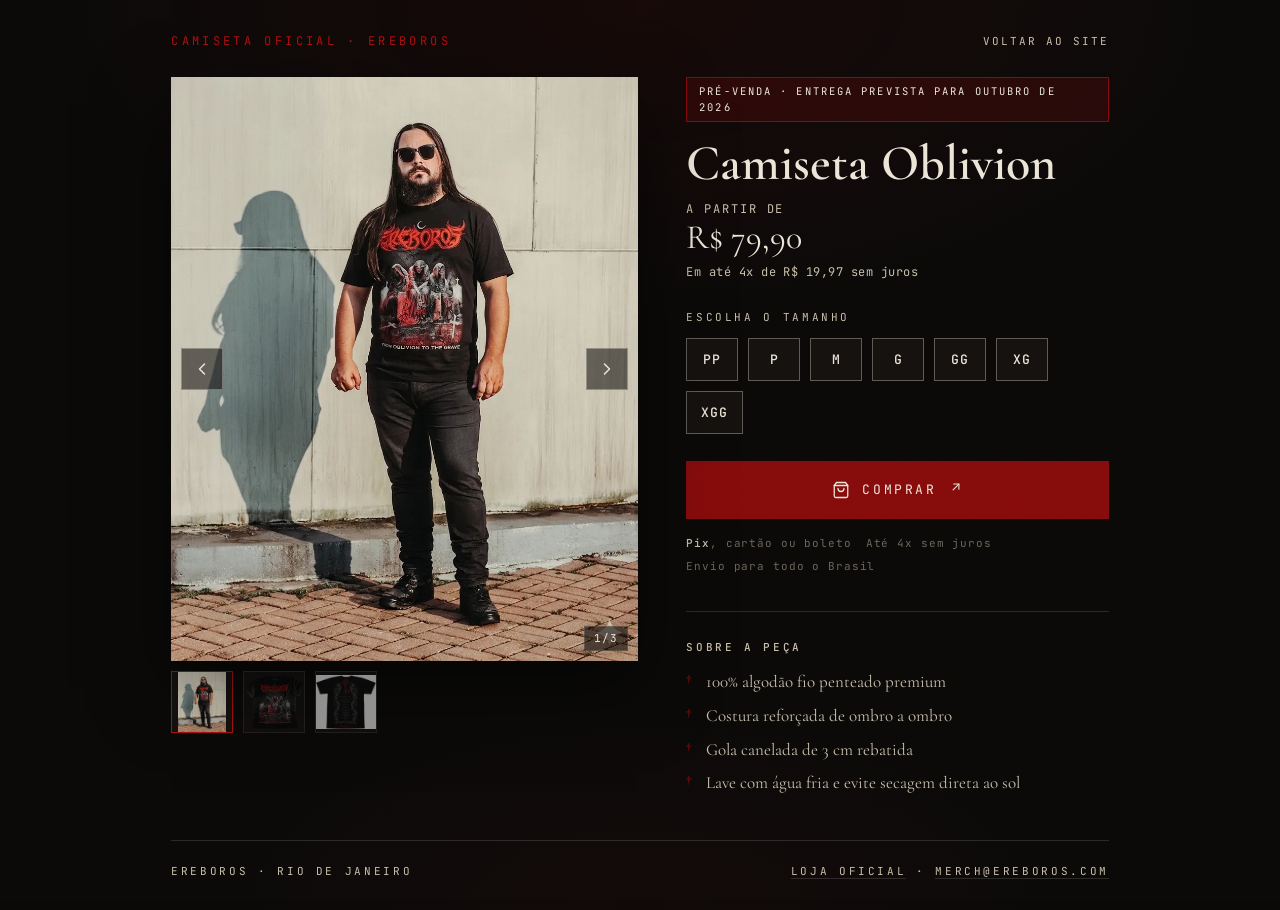
<file: merch/camiseta-oblivion/index.html>
<!doctype html>
<html lang="pt-br">
<head>
<meta charset="utf-8">
<meta name="viewport" content="width=device-width, initial-scale=1">
<meta name="theme-color" content="#0a0908">
<title>Camiseta Oblivion — Ereboros</title>
<meta name="description" content="Camiseta Oblivion, camiseta oficial do Ereboros. Pré-venda · entrega prevista para outubro de 2026. A partir de R$ 79,90 em até 4x sem juros. Pix, cartão ou boleto, envio para todo o Brasil.">
<link rel="canonical" href="https://www.ereboros.com/merch/camiseta-oblivion/">

<link rel="icon" href="/favicon.ico" sizes="any">
<link rel="icon" type="image/png" sizes="32x32" href="/assets/favicon-emblema-32.png?v=3">
<link rel="icon" type="image/png" sizes="96x96" href="/assets/favicon-emblema-96.png?v=3">
<link rel="apple-touch-icon" href="/assets/apple-touch-icon.png?v=3">

<!-- Open Graph -->
<meta property="og:type" content="product">
<meta property="og:site_name" content="Ereboros">
<meta property="og:title" content="Ereboros — Camiseta Oblivion">
<meta property="og:description" content="Camiseta Oblivion, camiseta oficial do Ereboros. Pré-venda · entrega prevista para outubro de 2026. A partir de R$ 79,90 em até 4x sem juros. Pix, cartão ou boleto, envio para todo o Brasil.">
<meta property="og:url" content="https://www.ereboros.com/merch/camiseta-oblivion/">
<meta property="og:image" content="https://www.ereboros.com/assets/camiseta-oblivion-og.jpg">
<meta property="og:image:alt" content="Camiseta Ereboros Oblivion vestida, frente">
<meta property="og:locale" content="pt_BR">
<meta property="product:price:amount" content="79.90">
<meta property="product:price:currency" content="BRL">
<meta property="product:availability" content="preorder">
<meta name="twitter:card" content="summary_large_image">
<meta name="twitter:title" content="Ereboros — Camiseta Oblivion">
<meta name="twitter:description" content="Camiseta Oblivion, camiseta oficial do Ereboros. Pré-venda · entrega prevista para outubro de 2026. A partir de R$ 79,90 em até 4x sem juros. Pix, cartão ou boleto, envio para todo o Brasil.">
<meta name="twitter:image" content="https://www.ereboros.com/assets/camiseta-oblivion-og.jpg">

<!-- JSON-LD: Product -->
<script type="application/ld+json">
{
  "@context": "https://schema.org",
  "@type": "Product",
  "name": "Camiseta Oblivion",
  "image": ["https://www.ereboros.com/assets/camiseta-oblivion-modelo.webp","https://www.ereboros.com/assets/camiseta-oblivion.webp","https://www.ereboros.com/assets/camiseta-oblivion-costas.webp"],
  "description": "Camiseta oficial do Ereboros: Camiseta Oblivion.",
  "brand": { "@type": "Brand", "name": "Ereboros" },
  "offers": {
    "@type": "AggregateOffer",
    "priceCurrency": "BRL",
    "lowPrice": "79.90",
    "highPrice": "94.90",
    "availability": "https://schema.org/PreOrder",
    "url": "https://ereboros.lojaintegrada.com.br/camiseta-oblivion"
  }
}
</script>

<link rel="preconnect" href="https://fonts.googleapis.com">
<link rel="preconnect" href="https://fonts.gstatic.com" crossorigin>
<link rel="preload" as="style" href="https://fonts.googleapis.com/css2?family=UnifrakturCook:wght@700&family=Cormorant+Garamond:ital,wght@0,400;0,500;0,600;1,400;1,500&family=JetBrains+Mono:wght@400;500&display=swap" onload="this.onload=null;this.rel='stylesheet'">
<noscript><link rel="stylesheet" href="https://fonts.googleapis.com/css2?family=UnifrakturCook:wght@700&family=Cormorant+Garamond:ital,wght@0,400;0,500;0,600;1,400;1,500&family=JetBrains+Mono:wght@400;500&display=swap"></noscript>
<link rel="preload" as="image" href="/assets/camiseta-oblivion-modelo.webp" type="image/webp" fetchpriority="high">

<!-- Design system do site (tokens, grain, tipografia) -->
<link rel="stylesheet" href="/styles.css?v=43">

<!-- Google tag (gtag.js) -->
<script async src="https://www.googletagmanager.com/gtag/js?id=G-H3N99TLRFJ"></script>
<script>
  window.dataLayer = window.dataLayer || [];
  function gtag(){dataLayer.push(arguments);}
  gtag('js', new Date());
  gtag('config', 'G-H3N99TLRFJ');
</script>

<!-- Meta Pixel -->
<script>
  window.META_PIXEL_ID = "1278514373103982";
  (function () {
    if (!/^\d+$/.test(window.META_PIXEL_ID)) return;
    !function(f,b,e,v,n,t,s){if(f.fbq)return;n=f.fbq=function(){n.callMethod?
      n.callMethod.apply(n,arguments):n.queue.push(arguments)};if(!f._fbq)f._fbq=n;
      n.push=n;n.loaded=!0;n.version='2.0';n.queue=[];t=b.createElement(e);t.async=!0;
      t.src=v;s=b.getElementsByTagName(e)[0];s.parentNode.insertBefore(t,s)}(window,
      document,'script','https://connect.facebook.net/en_US/fbevents.js');
    fbq('init', window.META_PIXEL_ID);
    fbq('track', 'PageView');
    fbq('track', 'ViewContent', { content_name: "Camiseta Oblivion", content_type: 'product', content_ids: "camiseta-oblivion", value: 79.90, currency: 'BRL' });
  })();
</script>
<noscript><img height="1" width="1" style="display:none" src="https://www.facebook.com/tr?id=1278514373103982&ev=PageView&noscript=1" alt=""></noscript>
<!-- Fim do Meta Pixel -->

<style>
/* ---------- Página de produto (gerado por build-products.mjs — prefixo .p-) ---------- */
.p-shell { max-width: 1040px; margin: 0 auto; min-height: 100vh; padding: 0 var(--gutter); display: flex; flex-direction: column; }
.p-main { flex: 1; padding: clamp(16px, 3.5vh, 40px) 0 clamp(28px, 5vh, 48px); }

/* Topo: kicker + volta pra loja */
.p-top {
  display: flex; align-items: baseline; justify-content: space-between; gap: 16px;
  margin-bottom: clamp(18px, 3vh, 30px);
}
.p-kicker {
  font-family: var(--f-mono); font-size: 12px; letter-spacing: 0.28em;
  text-transform: uppercase; color: var(--oxide-bright); margin: 0;
}
.p-back {
  font-family: var(--f-mono); font-size: 11px; letter-spacing: 0.18em;
  text-transform: uppercase; color: var(--bone-dim);
}
.p-back:hover { color: var(--bone); }

/* Grade: imagem | detalhes */
.p-grid { display: grid; grid-template-columns: 1fr; gap: clamp(24px, 4vw, 48px); align-items: start; }
@media (min-width: 820px) {
  .p-grid { grid-template-columns: minmax(0, 1.05fr) minmax(0, 0.95fr); }
  .p-media { position: sticky; top: 24px; }
}

/* Galeria / carrossel */
.p-media { display: block; }
.p-gallery { position: relative; background: var(--ink-2); box-shadow: 0 26px 70px rgba(0,0,0,.55); }
.p-slides {
  display: flex; aspect-ratio: 4 / 5;
  overflow-x: auto; scroll-snap-type: x mandatory;
  scrollbar-width: none; -ms-overflow-style: none;
}
.p-slides::-webkit-scrollbar { display: none; }
.p-slide { flex: 0 0 100%; scroll-snap-align: center; }
.p-slide img { display: block; width: 100%; height: 100%; object-fit: contain; }

/* Setas */
.p-nav {
  position: absolute; top: 50%; transform: translateY(-50%);
  width: 42px; height: 42px; display: grid; place-items: center; cursor: pointer;
  color: var(--bone); background: color-mix(in srgb, var(--ink) 55%, transparent);
  border: 1px solid var(--rule-strong); transition: background .18s, border-color .18s;
}
.p-nav:hover { background: var(--ink); border-color: var(--oxide-bright); }
.p-prev { left: 10px; }
.p-next { right: 10px; }
.p-count {
  position: absolute; right: 10px; bottom: 10px; pointer-events: none;
  font-family: var(--f-mono); font-size: 11px; letter-spacing: .1em; color: var(--bone);
  background: color-mix(in srgb, var(--ink) 60%, transparent); border: 1px solid var(--rule);
  padding: 3px 9px;
}

/* Miniaturas */
.p-thumbs { display: flex; gap: 10px; margin-top: 10px; }
.p-thumb {
  flex: 0 0 auto; width: 62px; aspect-ratio: 1 / 1; cursor: pointer; padding: 0;
  background: var(--ink-2); border: 1px solid var(--rule); opacity: .55;
  transition: opacity .18s, border-color .18s;
}
.p-thumb img { display: block; width: 100%; height: 100%; object-fit: contain; }
.p-thumb:hover { opacity: 1; }
.p-thumb[aria-selected="true"] { opacity: 1; border-color: var(--oxide-bright); }

/* Detalhes */
.p-info { display: flex; flex-direction: column; }
.p-badge {
  align-self: flex-start; font-family: var(--f-mono); font-size: 10.5px;
  letter-spacing: 0.2em; text-transform: uppercase; color: var(--bone);
  border: 1px solid var(--oxide); background: color-mix(in srgb, var(--oxide) 22%, transparent);
  padding: 5px 12px; margin-bottom: 16px;
}
.p-title {
  font-family: var(--f-display); font-weight: 600; color: var(--bone);
  font-size: clamp(30px, 6vw, 50px); line-height: 1.03; margin: 0 0 14px;
}
.p-price { font-family: var(--f-display); color: var(--bone); font-size: clamp(26px, 4.5vw, 34px); line-height: 1; margin: 0; }
.p-price .p-from { font-family: var(--f-mono); font-size: 12px; letter-spacing: .16em; text-transform: uppercase; color: var(--bone-dim); display: block; margin-bottom: 6px; }
.p-install { font-family: var(--f-mono); font-size: 12px; letter-spacing: .04em; color: var(--bone-dim); margin: 8px 0 0; }

/* Seletor de tamanho */
.p-sizes-label {
  font-family: var(--f-mono); font-size: 11px; letter-spacing: 0.24em;
  text-transform: uppercase; color: var(--bone-dim); margin: clamp(20px,3vh,30px) 0 12px;
}
.p-sizes { display: flex; flex-wrap: wrap; gap: 10px; }
.p-size {
  min-width: 52px; padding: 12px 14px; cursor: pointer;
  font-family: var(--f-mono); font-size: 13px; letter-spacing: 0.08em; font-weight: 500;
  color: var(--bone); background: var(--ink-2); border: 1px solid var(--rule-strong);
  transition: border-color .18s, background .18s, color .18s, transform .12s;
}
.p-size:hover { border-color: var(--oxide-bright); background: var(--ink-3); }
.p-size:active { transform: scale(.97); }
.p-size[aria-checked="true"] { border-color: var(--oxide-bright); background: var(--oxide); color: var(--bone); }

/* Botão comprar */
.p-buy {
  display: flex; align-items: center; justify-content: center; gap: 12px;
  width: 100%; margin-top: clamp(20px,3vh,28px); padding: 18px 22px;
  font-family: var(--f-mono); font-size: 13px; letter-spacing: 0.2em; text-transform: uppercase;
  color: var(--bone); background: var(--oxide); border: 1px solid var(--oxide);
  transition: background .18s, border-color .18s, transform .12s;
}
.p-buy:hover { background: var(--oxide-bright); border-color: var(--oxide-bright); }
.p-buy:active { transform: scale(.99); }
.p-buy .p-buy-go svg { transition: transform .2s; }
.p-buy:hover .p-buy-go svg { transform: translate(2px, -2px); }

/* Pagamento / envio */
.p-pay {
  display: flex; flex-wrap: wrap; gap: 6px 14px; margin: 16px 0 0;
  font-family: var(--f-mono); font-size: 11px; letter-spacing: 0.08em; color: var(--ash-2);
}
.p-pay span { white-space: nowrap; }
.p-pay b { color: var(--bone-dim); font-weight: 500; }

/* Descrição */
.p-details { margin: clamp(24px,4vh,36px) 0 0; border-top: 1px solid var(--rule); padding-top: clamp(20px,3vh,28px); }
.p-details h2 {
  font-family: var(--f-mono); font-size: 11px; letter-spacing: 0.24em; text-transform: uppercase;
  color: var(--bone-dim); margin: 0 0 14px; font-weight: 500;
}
.p-details ul { list-style: none; margin: 0; padding: 0; display: flex; flex-direction: column; gap: 10px; }
.p-details li {
  position: relative; padding-left: 20px; color: var(--bone-dim);
  font-family: var(--f-display); font-size: 17px; line-height: 1.4;
}
.p-details li::before { content: "†"; position: absolute; left: 0; color: var(--oxide-bright); }

/* Rodapé */
.p-foot {
  border-top: 1px solid var(--rule); padding: 22px 0 30px;
  display: flex; flex-wrap: wrap; gap: 8px 20px; justify-content: space-between;
}
.p-foot .meta a { border-bottom: 1px solid var(--rule); }
.p-foot .meta a:hover { color: var(--bone); border-color: var(--rule-strong); }
</style>
</head>
<body>

<div class="p-shell">

  <main class="p-main">

    <div class="p-top">
      <p class="p-kicker">Camiseta oficial · Ereboros</p>
      <a class="p-back" href="/#store" data-ga-type="navigate" data-ga-item="home" data-ga-loc="merch-camiseta-oblivion">Voltar ao site</a>
    </div>

    <div class="p-grid">

      <!-- Galeria -->
      <div class="p-media">
        <div class="p-gallery">
          <div class="p-slides" data-slides>
          <div class="p-slide">
            <img src="/assets/camiseta-oblivion-modelo.webp" alt="Camiseta Ereboros Oblivion vestida, frente" width="921" height="1152" fetchpriority="high">
          </div>
          <div class="p-slide">
            <img src="/assets/camiseta-oblivion.webp" alt="Camiseta Ereboros Oblivion, estampa From Oblivion to the Grave" width="1616" height="1448" loading="lazy" decoding="async">
          </div>
          <div class="p-slide">
            <img src="/assets/camiseta-oblivion-costas.webp" alt="Camiseta Ereboros Oblivion, costas com a tracklist" width="1117" height="1015" loading="lazy" decoding="async">
          </div>
          </div>
          <button type="button" class="p-nav p-prev" data-prev aria-label="Imagem anterior"><svg viewBox="0 0 24 24" width="20" height="20" fill="none" stroke="currentColor" stroke-width="1.8" stroke-linecap="round" stroke-linejoin="round" aria-hidden="true"><polyline points="15 18 9 12 15 6"/></svg></button>
          <button type="button" class="p-nav p-next" data-next aria-label="Próxima imagem"><svg viewBox="0 0 24 24" width="20" height="20" fill="none" stroke="currentColor" stroke-width="1.8" stroke-linecap="round" stroke-linejoin="round" aria-hidden="true"><polyline points="9 18 15 12 9 6"/></svg></button>
          <div class="p-count" data-count>1/3</div>
        </div>
        <div class="p-thumbs">
          <button type="button" class="p-thumb" data-thumb="0" aria-selected="true" aria-label="Ver imagem 1"><img src="/assets/camiseta-oblivion-modelo.webp" alt="" width="921" height="1152" loading="lazy"></button>
          <button type="button" class="p-thumb" data-thumb="1" aria-selected="false" aria-label="Ver imagem 2"><img src="/assets/camiseta-oblivion.webp" alt="" width="1616" height="1448" loading="lazy"></button>
          <button type="button" class="p-thumb" data-thumb="2" aria-selected="false" aria-label="Ver imagem 3"><img src="/assets/camiseta-oblivion-costas.webp" alt="" width="1117" height="1015" loading="lazy"></button>
        </div>
      </div>

      <!-- Detalhes -->
      <div class="p-info">
        <span class="p-badge">Pré-venda · entrega prevista para outubro de 2026</span>
        <h1 class="p-title">Camiseta Oblivion</h1>

        <p class="p-price">
          <span class="p-from">A partir de</span>
          <span data-price-display>R$ 79,90</span>
        </p>
        <p class="p-install" data-install-display>Em até 4x de R$ 19,97 sem juros</p>

        <p class="p-sizes-label">Escolha o tamanho</p>
        <div class="p-sizes" role="radiogroup" aria-label="Tamanho">
        <button type="button" class="p-size" role="radio" aria-checked="false"
          data-label="PP" data-price="7990" data-cart="https://ereboros.lojaintegrada.com.br/carrinho/produto/401295039/adicionar">PP</button>
        <button type="button" class="p-size" role="radio" aria-checked="false"
          data-label="P" data-price="7990" data-cart="https://ereboros.lojaintegrada.com.br/carrinho/produto/401294930/adicionar">P</button>
        <button type="button" class="p-size" role="radio" aria-checked="false"
          data-label="M" data-price="7990" data-cart="https://ereboros.lojaintegrada.com.br/carrinho/produto/401294966/adicionar">M</button>
        <button type="button" class="p-size" role="radio" aria-checked="false"
          data-label="G" data-price="7990" data-cart="https://ereboros.lojaintegrada.com.br/carrinho/produto/401295048/adicionar">G</button>
        <button type="button" class="p-size" role="radio" aria-checked="false"
          data-label="GG" data-price="7990" data-cart="https://ereboros.lojaintegrada.com.br/carrinho/produto/401294993/adicionar">GG</button>
        <button type="button" class="p-size" role="radio" aria-checked="false"
          data-label="XG" data-price="9490" data-cart="https://ereboros.lojaintegrada.com.br/carrinho/produto/401294980/adicionar">XG</button>
        <button type="button" class="p-size" role="radio" aria-checked="false"
          data-label="XGG" data-price="9490" data-cart="https://ereboros.lojaintegrada.com.br/carrinho/produto/401294975/adicionar">XGG</button>
        </div>

        <a class="p-buy" href="https://ereboros.lojaintegrada.com.br/camiseta-oblivion" target="_blank" rel="noreferrer"
           data-buy data-product-url="https://ereboros.lojaintegrada.com.br/camiseta-oblivion"
           data-ga-type="buy" data-ga-item="camiseta-oblivion" data-ga-loc="merch-camiseta-oblivion">
          <svg viewBox="0 0 24 24" width="18" height="18" fill="none" stroke="currentColor" stroke-width="1.7" stroke-linecap="round" stroke-linejoin="round" aria-hidden="true"><path d="M6 2 3 6v14a2 2 0 0 0 2 2h14a2 2 0 0 0 2-2V6l-3-4Z"/><path d="M3 6h18"/><path d="M16 10a4 4 0 0 1-8 0"/></svg>
          <span data-buy-label>Comprar</span>
          <span class="p-buy-go"><svg viewBox="0 0 24 24" width="14" height="14" fill="none" stroke="currentColor" stroke-width="1.8" stroke-linecap="round" stroke-linejoin="round" aria-hidden="true"><path d="M7 17 17 7"/><path d="M8 7h9v9"/></svg></span>
        </a>

        <p class="p-pay">
          <span><b>Pix</b>, cartão ou boleto</span>
          <span>Até 4x sem juros</span>
          <span>Envio para todo o Brasil</span>
        </p>

        <div class="p-details">
          <h2>Sobre a peça</h2>
          <ul>
        <li>100% algodão fio penteado premium</li>
        <li>Costura reforçada de ombro a ombro</li>
        <li>Gola canelada de 3 cm rebatida</li>
        <li>Lave com água fria e evite secagem direta ao sol</li>
          </ul>
        </div>
      </div>

    </div>

  </main>

  <footer class="p-foot">
    <span class="meta">Ereboros · Rio de Janeiro</span>
    <span class="meta"><a href="https://ereboros.lojaintegrada.com.br/camiseta-oblivion" target="_blank" rel="noreferrer" data-ga-type="navigate" data-ga-item="store" data-ga-loc="merch-camiseta-oblivion">Loja oficial</a> · <a href="mailto:merch@ereboros.com">merch@ereboros.com</a></span>
  </footer>

</div>

<script>
// Seletor de tamanho: atualiza preço/parcelas exibidos e reaponta o botão
// Comprar para o carrinho (deep link) daquele tamanho. Sem tamanho escolhido,
// o botão abre a página do produto na loja (fallback seguro).
(function () {
  var PRODUCT_URL = "https://ereboros.lojaintegrada.com.br/camiseta-oblivion";
  var PRODUCT_NAME = "Camiseta Oblivion";
  var PRODUCT_SLUG = "camiseta-oblivion";
  var INSTALL = 4;
  var sizes = Array.prototype.slice.call(document.querySelectorAll(".p-size"));
  var buy = document.querySelector("[data-buy]");
  var buyLabel = document.querySelector("[data-buy-label]");
  var priceEl = document.querySelector("[data-price-display]");
  var fromEl = document.querySelector(".p-from");
  var installEl = document.querySelector("[data-install-display]");
  var chosen = null;

  function brl(cents) { return "R$ " + (cents / 100).toFixed(2).replace(".", ","); }

  sizes.forEach(function (btn) {
    btn.addEventListener("click", function () {
      sizes.forEach(function (b) { b.setAttribute("aria-checked", "false"); });
      btn.setAttribute("aria-checked", "true");
      chosen = btn;
      var price = parseInt(btn.getAttribute("data-price"), 10);
      var label = btn.getAttribute("data-label");
      if (fromEl) fromEl.style.display = "none";
      priceEl.textContent = brl(price);
      installEl.textContent = "Em até " + INSTALL + "x de " + brl(Math.floor(price / INSTALL)) + " sem juros";
      buyLabel.textContent = "Comprar · tamanho " + label;
      buy.setAttribute("href", btn.getAttribute("data-cart"));
    });
  });

  // Rastreio: clique em Comprar -> AddToCart (Pixel) + add_to_cart (GA4)
  buy.addEventListener("click", function () {
    var price = chosen ? parseInt(chosen.getAttribute("data-price"), 10) : null;
    var size = chosen ? chosen.getAttribute("data-label") : null;
    if (window.fbq && /^\d+$/.test(window.META_PIXEL_ID)) {
      fbq("track", "AddToCart", {
        content_name: PRODUCT_NAME, content_type: "product", content_ids: [PRODUCT_SLUG],
        value: price ? price / 100 : undefined, currency: "BRL"
      });
    }
    if (typeof gtag === "function") {
      gtag("event", "add_to_cart", { currency: "BRL", value: price ? price / 100 : undefined, items: [{ item_id: PRODUCT_SLUG, item_name: PRODUCT_NAME, item_variant: size }] });
    }
  });

  // GA4 genérico para os demais data-ga-type (navigate etc.)
  document.addEventListener("click", function (e) {
    var el = e.target.closest("[data-ga-type]");
    if (!el || el.hasAttribute("data-buy")) return;
    if (typeof gtag === "function") {
      gtag("event", "select_content", {
        content_type: el.getAttribute("data-ga-type"),
        item_id: el.getAttribute("data-ga-item") || "",
        location: el.getAttribute("data-ga-loc") || ""
      });
    }
  }, true);
})();
</script>

<script>
// Carrossel da galeria: setas, miniaturas e swipe (scroll-snap nativo).
(function () {
  var wrap = document.querySelector("[data-slides]");
  if (!wrap) return;
  var slides = Array.prototype.slice.call(wrap.children);
  if (slides.length < 2) return;
  var thumbs = Array.prototype.slice.call(document.querySelectorAll("[data-thumb]"));
  var countEl = document.querySelector("[data-count]");
  var prev = document.querySelector("[data-prev]");
  var next = document.querySelector("[data-next]");
  var current = 0, raf;

  function setActive(i) {
    current = i;
    thumbs.forEach(function (t, idx) { t.setAttribute("aria-selected", idx === i ? "true" : "false"); });
    if (countEl) countEl.textContent = (i + 1) + "/" + slides.length;
  }
  function go(i) {
    i = Math.max(0, Math.min(slides.length - 1, i));
    wrap.scrollTo({ left: i * wrap.clientWidth, behavior: "smooth" });
    setActive(i);
  }

  prev.addEventListener("click", function () { go(current - 1); });
  next.addEventListener("click", function () { go(current + 1); });
  thumbs.forEach(function (t, idx) { t.addEventListener("click", function () { go(idx); }); });

  // Swipe/scroll manual: sincroniza miniatura e contador com a posição real.
  wrap.addEventListener("scroll", function () {
    if (raf) cancelAnimationFrame(raf);
    raf = requestAnimationFrame(function () {
      var i = Math.round(wrap.scrollLeft / wrap.clientWidth);
      if (i !== current) setActive(i);
    });
  });
})();
</script>

</body>
</html>
</file>
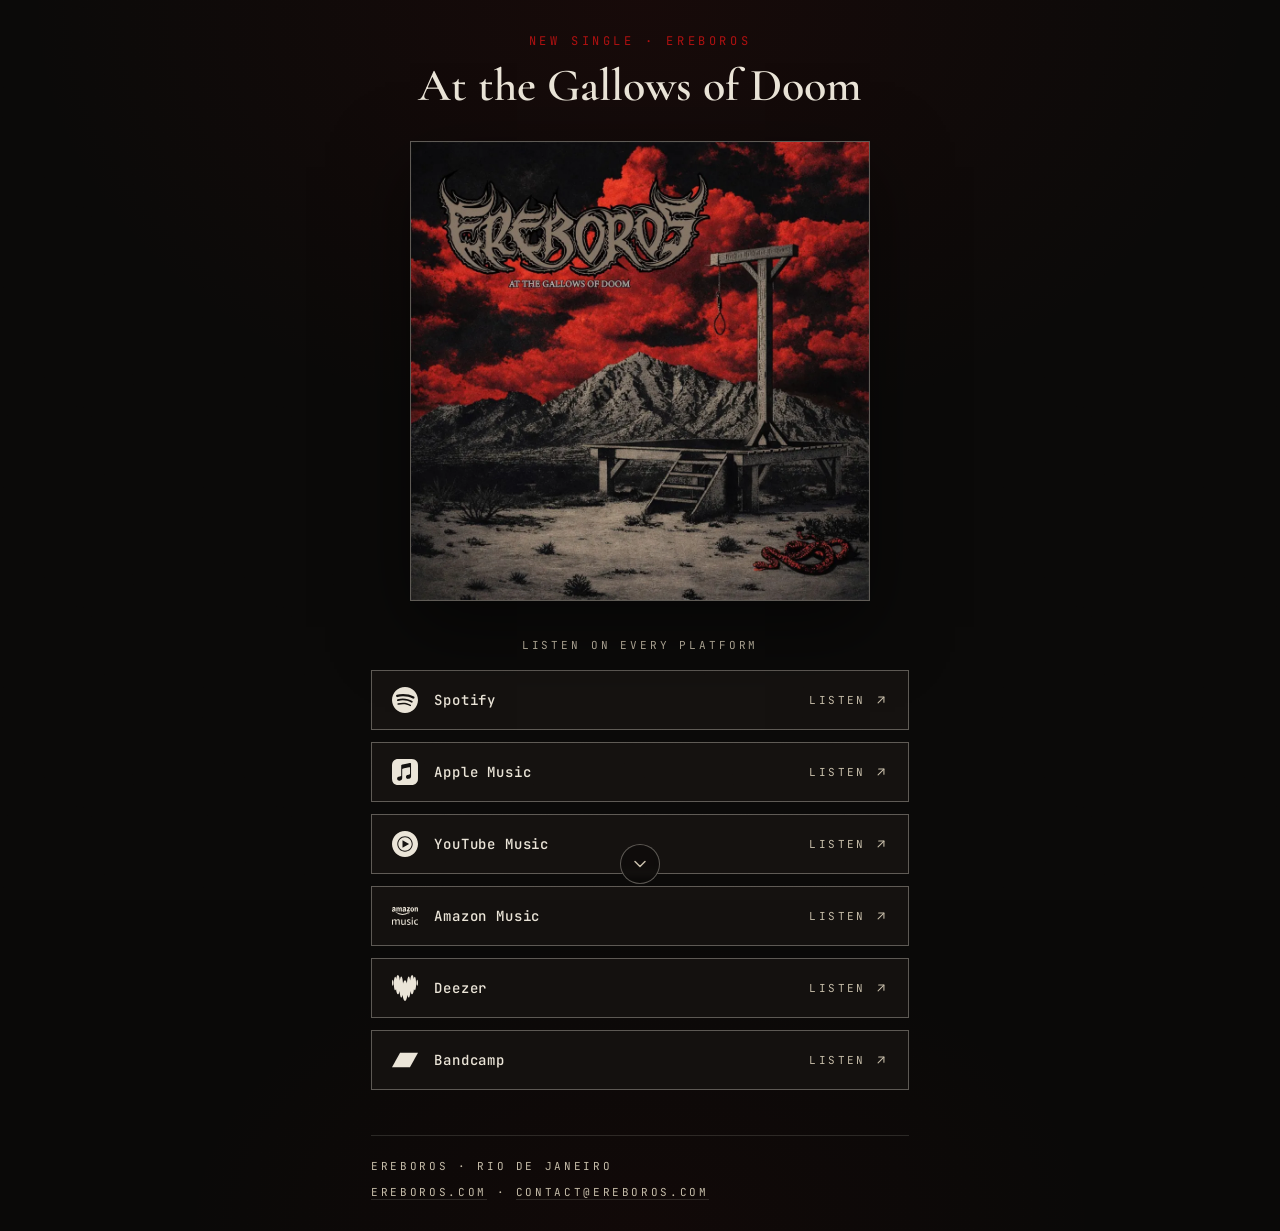
<file: sl/at-the-gallows-of-doom/index.html>
<!doctype html>
<html lang="en">
<head>
<meta charset="utf-8">
<meta name="viewport" content="width=device-width, initial-scale=1">
<meta name="theme-color" content="#0a0908">
<title>At the Gallows of Doom — Ereboros</title>
<meta name="description" content="At the Gallows of Doom, a single by Ereboros. Listen on Spotify, Apple Music, YouTube Music, Amazon Music, Deezer and Bandcamp.">
<link rel="canonical" href="https://www.ereboros.com/sl/at-the-gallows-of-doom/">

<link rel="icon" href="/favicon.ico" sizes="any">
<link rel="icon" type="image/png" sizes="32x32" href="/assets/favicon-emblema-32.png?v=3">
<link rel="icon" type="image/png" sizes="96x96" href="/assets/favicon-emblema-96.png?v=3">
<link rel="apple-touch-icon" href="/assets/apple-touch-icon.png?v=3">

<!-- Open Graph -->
<meta property="og:type" content="music.song">
<meta property="og:site_name" content="Ereboros">
<meta property="og:title" content="Ereboros — At the Gallows of Doom">
<meta property="og:description" content="At the Gallows of Doom, a single by Ereboros. Listen on Spotify, Apple Music, YouTube Music, Amazon Music, Deezer and Bandcamp.">
<meta property="og:url" content="https://www.ereboros.com/sl/at-the-gallows-of-doom/">
<meta property="og:image" content="https://www.ereboros.com/assets/at-the-gallows-of-doom-og.jpg">
<meta property="og:image:width" content="1200">
<meta property="og:image:height" content="1200">
<meta property="og:image:alt" content="At the Gallows of Doom — Ereboros">
<meta property="og:locale" content="en_US">
<meta name="twitter:card" content="summary_large_image">
<meta name="twitter:title" content="Ereboros — At the Gallows of Doom">
<meta name="twitter:description" content="At the Gallows of Doom, a single by Ereboros. Listen on Spotify, Apple Music, YouTube Music, Amazon Music, Deezer and Bandcamp.">
<meta name="twitter:image" content="https://www.ereboros.com/assets/at-the-gallows-of-doom-og.jpg">

<!-- JSON-LD: MusicRecording -->
<script type="application/ld+json">
{
  "@context": "https://schema.org",
  "@type": "MusicRecording",
  "name": "At the Gallows of Doom",
  "image": "https://www.ereboros.com/assets/at-the-gallows-of-doom-og.jpg",
  "datePublished": "2026-08-28",
  "byArtist": { "@type": "MusicGroup", "name": "Ereboros", "url": "https://www.ereboros.com/" }
}
</script>

<link rel="preconnect" href="https://fonts.googleapis.com">
<link rel="preconnect" href="https://fonts.gstatic.com" crossorigin>
<link rel="preload" as="style" href="https://fonts.googleapis.com/css2?family=UnifrakturCook:wght@700&family=Cormorant+Garamond:ital,wght@0,400;0,500;0,600;1,400;1,500&family=JetBrains+Mono:wght@400;500&display=swap" onload="this.onload=null;this.rel='stylesheet'">
<noscript><link rel="stylesheet" href="https://fonts.googleapis.com/css2?family=UnifrakturCook:wght@700&family=Cormorant+Garamond:ital,wght@0,400;0,500;0,600;1,400;1,500&family=JetBrains+Mono:wght@400;500&display=swap"></noscript>

<link rel="preload" as="image" href="/assets/at-the-gallows-of-doom.webp" type="image/webp" fetchpriority="high">

<!-- Design system do site (tokens, grain, tipografia) -->
<link rel="stylesheet" href="/styles.css?v=43">

<!-- Google tag (gtag.js) -->
<script async src="https://www.googletagmanager.com/gtag/js?id=G-H3N99TLRFJ"></script>
<script>
  window.dataLayer = window.dataLayer || [];
  function gtag(){dataLayer.push(arguments);}
  gtag('js', new Date());
  gtag('config', 'G-H3N99TLRFJ');
</script>

<!-- Meta Pixel -->
<script>
  window.META_PIXEL_ID = "1278514373103982";
  (function () {
    if (!/^\d+$/.test(window.META_PIXEL_ID)) return;
    !function(f,b,e,v,n,t,s){if(f.fbq)return;n=f.fbq=function(){n.callMethod?
      n.callMethod.apply(n,arguments):n.queue.push(arguments)};if(!f._fbq)f._fbq=n;
      n.push=n;n.loaded=!0;n.version='2.0';n.queue=[];t=b.createElement(e);t.async=!0;
      t.src=v;s=b.getElementsByTagName(e)[0];s.parentNode.insertBefore(t,s)}(window,
      document,'script','https://connect.facebook.net/en_US/fbevents.js');
    fbq('init', window.META_PIXEL_ID);
    fbq('track', 'PageView');
  })();
</script>
<noscript><img height="1" width="1" style="display:none" src="https://www.facebook.com/tr?id=1278514373103982&ev=PageView&noscript=1" alt=""></noscript>
<!-- Fim do Meta Pixel -->

<style>
/* ---------- Smartlink (gerado por build-smartlinks.mjs — prefixo .sl-) ---------- */
.sl-shell {
  max-width: 640px; margin: 0 auto; min-height: 100vh;
  padding: 0 var(--gutter);
  display: flex; flex-direction: column;
}

.sl-main { flex: 1; padding: clamp(16px, 3.5vh, 36px) 0 clamp(28px, 5vh, 48px); }

/* Cabeçalho */
.sl-head { text-align: center; margin-bottom: clamp(20px, 3.5vh, 32px); }
.sl-kicker {
  font-family: var(--f-mono); font-size: 12px; letter-spacing: 0.3em;
  text-transform: uppercase; color: var(--oxide-bright); margin: 0 0 12px;
}
.sl-title {
  font-family: var(--f-display); font-weight: 600; color: var(--bone);
  font-size: clamp(28px, 6.2vw, 46px); line-height: 1.04; margin: 0;
}

/* Capa do release */
.sl-cover {
  position: relative; display: block; width: min(100%, 460px);
  margin: 0 auto clamp(24px, 4vh, 38px);
  border: 1px solid var(--rule-strong); background: var(--ink-2);
  box-shadow: 0 26px 70px rgba(0,0,0,.55);
}
.sl-cover img { display: block; width: 100%; height: auto; aspect-ratio: 1 / 1; object-fit: cover; }

/* Placeholder quando o single ainda não tem capa */
.sl-empty {
  width: min(100%, 460px); margin: 0 auto clamp(24px, 4vh, 38px);
  aspect-ratio: 1 / 1; border: 1px solid var(--rule-strong); background: var(--ink-2);
  box-shadow: 0 26px 70px rgba(0,0,0,.55);
  display: grid; place-items: center; align-content: center; gap: 16px; padding: 24px;
}
.sl-empty img { width: 52%; max-width: 220px; height: auto; opacity: .4; }
.sl-empty span {
  font-family: var(--f-mono); font-size: 11px; letter-spacing: 0.26em;
  text-transform: uppercase; color: var(--ash-2);
}

/* Pré-save: CTA em destaque antes do lançamento (some quando os links entram) */
.sl-presave { text-align: center; margin: 0 0 clamp(26px, 4.2vh, 40px); }
.sl-presave-date {
  font-family: var(--f-mono); font-size: 11px; letter-spacing: 0.26em;
  text-transform: uppercase; color: var(--oxide-bright); margin: 0 0 14px;
}
.sl-presave-btn {
  display: flex; align-items: center; justify-content: center; gap: 14px;
  padding: 18px 24px; border: 1px solid var(--oxide); background: var(--oxide);
  color: var(--bone); font-family: var(--f-mono); font-size: 13px;
  letter-spacing: 0.2em; text-transform: uppercase;
  transition: background .2s, border-color .2s, transform .12s;
  animation: sl-pulse 2.6s ease-in-out infinite;
}
.sl-presave-btn:hover {
  background: var(--oxide-bright); border-color: var(--oxide-bright);
  animation-play-state: paused;
}
.sl-presave-btn:active { transform: scale(.99); }
.sl-presave-btn svg { flex: none; width: 22px; height: 22px; display: block; }
.sl-presave-note {
  font-family: var(--f-mono); font-size: 11px; letter-spacing: 0.12em;
  color: var(--ash-2); margin: 12px 0 0;
}
@keyframes sl-pulse {
  0%, 100% { box-shadow: 0 0 0 0 rgba(173, 16, 16, 0); filter: brightness(1); }
  50%      { box-shadow: 0 0 18px 2px rgba(173, 16, 16, .5); filter: brightness(1.1); }
}
@media (prefers-reduced-motion: reduce) { .sl-presave-btn { animation: none; } }

/* Lista de streamings (estilo smartlink: linhas grandes e tocáveis) */
.sl-listen-label {
  font-family: var(--f-mono); font-size: 11px; letter-spacing: 0.26em;
  text-transform: uppercase; color: var(--bone-dim); text-align: center;
  margin: 0 0 16px;
}
.sl-links { display: flex; flex-direction: column; gap: 12px; }
.sl-link {
  display: flex; align-items: center; gap: 16px;
  padding: 16px 20px; border: 1px solid var(--rule-strong); background: var(--ink-2);
  transition: border-color .2s, background .2s, transform .12s;
}
.sl-link:hover { border-color: var(--oxide-bright); background: var(--ink-3); }
.sl-link:active { transform: scale(.99); }
.sl-link .sl-ico { flex: none; width: 26px; height: 26px; display: block; color: var(--bone); }
.sl-link .sl-name {
  font-family: var(--f-mono); font-size: 14px; letter-spacing: 0.06em;
  color: var(--bone); font-weight: 500;
}
.sl-link .sl-go {
  margin-left: auto; display: inline-flex; align-items: center; gap: 8px;
  font-family: var(--f-mono); font-size: 11px; letter-spacing: 0.22em;
  text-transform: uppercase; color: var(--bone-dim); transition: color .2s;
}
.sl-link:hover .sl-go { color: var(--bone); }
.sl-link .sl-go svg { transition: transform .2s; }
.sl-link:hover .sl-go svg { transform: translate(2px, -2px); }

/* Estado "em breve": botão travado, sem link */
.sl-link.is-soon { cursor: default; opacity: .7; border-color: var(--rule); }
.sl-link.is-soon:hover, .sl-link.is-soon:active {
  border-color: var(--rule); background: var(--ink-2); transform: none;
}
.sl-link.is-soon .sl-ico, .sl-link.is-soon .sl-name { color: var(--bone-dim); }
.sl-link.is-soon .sl-go {
  color: var(--ash-2); border: 1px solid var(--rule);
  padding: 3px 11px; border-radius: 999px; letter-spacing: 0.2em;
}

/* Rodapé */
.sl-foot {
  border-top: 1px solid var(--rule); padding: 22px 0 30px;
  display: flex; flex-wrap: wrap; gap: 8px 20px; justify-content: space-between;
}
.sl-foot .meta a { border-bottom: 1px solid var(--rule); }
.sl-foot .meta a:hover { color: var(--bone); border-color: var(--rule-strong); }

/* Indicador de rolagem: só aparece quando há conteúdo abaixo da dobra (ver script) */
.sl-scrolldown {
  position: fixed; left: 50%; bottom: 16px; transform: translateX(-50%);
  z-index: 5; display: grid; place-items: center; width: 40px; height: 40px;
  padding: 0; border: 1px solid var(--rule-strong); border-radius: 999px;
  background: rgba(10,9,8,.6); color: var(--bone-dim); cursor: pointer;
  -webkit-backdrop-filter: blur(3px); backdrop-filter: blur(3px);
  animation: sl-bounce 1.8s ease-in-out infinite;
  transition: opacity .35s, color .2s, border-color .2s;
}
.sl-scrolldown:hover { color: var(--bone); border-color: var(--oxide-bright); }
.sl-scrolldown svg { display: block; width: 20px; height: 20px; }
.sl-scrolldown.is-hidden { opacity: 0; pointer-events: none; }
@keyframes sl-bounce {
  0%, 100% { transform: translate(-50%, 0); }
  50%      { transform: translate(-50%, 5px); }
}
@media (prefers-reduced-motion: reduce) { .sl-scrolldown { animation: none; } }

@media (max-width: 520px) {
  .sl-link .sl-go span { display: none; } /* no mobile deixa só a seta, menos poluído */
  .sl-link { padding: 15px 18px; }
}
</style>
</head>
<body>

<div class="sl-shell">

  <main class="sl-main">

    <div class="sl-head">
      <p class="sl-kicker">New single · Ereboros</p>
      <h1 class="sl-title">At the Gallows of Doom</h1>
    </div>

    <!-- Capa -->
    <div class="sl-cover">
      <img src="/assets/at-the-gallows-of-doom.webp" alt="At the Gallows of Doom — cover art of the new Ereboros single" width="1000" height="1000" fetchpriority="high">
    </div>

    <!-- Streamings -->
    <p class="sl-listen-label">Listen on every platform</p>
    <div class="sl-links">

      <a class="sl-link" href="https://open.spotify.com/album/4AKmw4BZFQVCrzUWY0o4je" target="_blank" rel="noreferrer" data-ga-type="listen" data-ga-item="spotify" data-ga-loc="sl-at-the-gallows-of-doom">
        <svg class="sl-ico" viewBox="0 0 24 24" fill="currentColor" aria-hidden="true"><path d="M12 0C5.4 0 0 5.4 0 12s5.4 12 12 12 12-5.4 12-12S18.66 0 12 0zm5.521 17.34c-.24.359-.66.48-1.021.24-2.82-1.74-6.36-2.101-10.561-1.141-.418.122-.779-.179-.899-.539-.12-.421.18-.78.54-.9 4.56-1.021 8.52-.6 11.64 1.32.42.18.479.659.301 1.02zm1.44-3.3c-.301.42-.841.6-1.262.3-3.239-1.98-8.159-2.58-11.939-1.38-.479.12-1.02-.12-1.14-.6-.12-.48.12-1.021.6-1.141C9.6 9.9 15 10.561 18.72 12.84c.361.181.54.78.241 1.2zm.12-3.36C15.24 8.4 8.82 8.16 5.16 9.301c-.6.179-1.2-.181-1.38-.721-.18-.601.18-1.2.72-1.381 4.26-1.26 11.28-1.02 15.721 1.621.539.3.719 1.02.419 1.56-.299.421-1.02.599-1.559.3z"/></svg>
        <span class="sl-name">Spotify</span>
        <span class="sl-go"><span>Listen</span><svg viewBox="0 0 24 24" width="14" height="14" fill="none" stroke="currentColor" stroke-width="1.8" stroke-linecap="round" stroke-linejoin="round" aria-hidden="true"><path d="M7 17 17 7"/><path d="M8 7h9v9"/></svg></span>
      </a>

      <a class="sl-link" href="https://music.apple.com/us/album/at-the-gallows-of-doom-ep/6795282898" target="_blank" rel="noreferrer" data-ga-type="listen" data-ga-item="apple-music" data-ga-loc="sl-at-the-gallows-of-doom">
        <svg class="sl-ico" viewBox="0 0 24 24" fill="currentColor" aria-hidden="true"><path d="M23.994 6.124a9.23 9.23 0 00-.24-2.19c-.317-1.31-1.062-2.31-2.18-3.043a5.022 5.022 0 00-1.877-.726 10.496 10.496 0 00-1.564-.15c-.04-.003-.083-.01-.124-.013H5.986c-.152.01-.303.017-.455.026-.747.043-1.49.123-2.193.4-1.336.53-2.3 1.452-2.865 2.78-.192.448-.292.925-.363 1.408-.056.392-.088.785-.1 1.18 0 .032-.007.062-.01.093v12.223c.01.14.017.283.027.424.05.815.154 1.624.497 2.373.65 1.42 1.738 2.353 3.234 2.801.42.127.856.187 1.293.228.555.053 1.11.06 1.667.06h11.03a12.5 12.5 0 001.57-.1c.822-.106 1.596-.35 2.295-.81a5.046 5.046 0 001.88-2.207c.186-.42.293-.87.37-1.324.113-.675.138-1.358.137-2.04-.002-3.8 0-7.595-.003-11.393zm-6.423 3.99v5.712c0 .417-.058.827-.244 1.206-.29.59-.76.962-1.388 1.14-.35.1-.706.157-1.07.173-.95.045-1.773-.6-1.943-1.536a1.88 1.88 0 011.038-2.022c.323-.16.67-.25 1.018-.324.378-.082.758-.153 1.134-.24.274-.063.457-.23.51-.516a.904.904 0 00.02-.193c0-1.815 0-3.63-.002-5.443a.725.725 0 00-.026-.185c-.04-.15-.15-.243-.304-.234-.16.01-.318.035-.475.066-.76.15-1.52.303-2.28.456l-2.325.47-1.374.278c-.016.003-.032.01-.048.013-.277.077-.377.203-.39.49-.002.042 0 .086 0 .13-.002 2.602 0 5.204-.003 7.805 0 .42-.047.836-.215 1.227-.278.64-.77 1.04-1.434 1.233-.35.1-.71.16-1.075.172-.96.036-1.755-.6-1.92-1.544-.14-.812.23-1.685 1.154-2.075.357-.15.73-.232 1.108-.31.287-.06.575-.116.86-.177.383-.083.583-.323.6-.714v-.15c0-2.96 0-5.922.002-8.882 0-.123.013-.25.042-.37.07-.285.273-.448.546-.518.255-.066.515-.112.774-.165.733-.15 1.466-.296 2.2-.444l2.27-.46c.67-.134 1.34-.27 2.01-.403.22-.043.442-.088.663-.106.31-.025.523.17.554.482.008.073.012.148.012.223.002 1.91.002 3.822 0 5.732z"/></svg>
        <span class="sl-name">Apple Music</span>
        <span class="sl-go"><span>Listen</span><svg viewBox="0 0 24 24" width="14" height="14" fill="none" stroke="currentColor" stroke-width="1.8" stroke-linecap="round" stroke-linejoin="round" aria-hidden="true"><path d="M7 17 17 7"/><path d="M8 7h9v9"/></svg></span>
      </a>

      <a class="sl-link" href="https://music.youtube.com/playlist?list=OLAK5uy_nCZb3tJYLxS6fir4QvcEu3R1zJd3_Hz70" target="_blank" rel="noreferrer" data-ga-type="listen" data-ga-item="youtube-music" data-ga-loc="sl-at-the-gallows-of-doom">
        <svg class="sl-ico" viewBox="0 0 24 24" fill="currentColor" aria-hidden="true"><path d="M12 0C5.376 0 0 5.376 0 12s5.376 12 12 12 12-5.376 12-12S18.624 0 12 0zm0 19.104c-3.924 0-7.104-3.18-7.104-7.104S8.076 4.896 12 4.896s7.104 3.18 7.104 7.104-3.18 7.104-7.104 7.104zm0-13.332c-3.432 0-6.228 2.796-6.228 6.228S8.568 18.228 12 18.228s6.228-2.796 6.228-6.228S15.432 5.772 12 5.772zM9.684 15.54V8.46L15.816 12l-6.132 3.54z"/></svg>
        <span class="sl-name">YouTube Music</span>
        <span class="sl-go"><span>Listen</span><svg viewBox="0 0 24 24" width="14" height="14" fill="none" stroke="currentColor" stroke-width="1.8" stroke-linecap="round" stroke-linejoin="round" aria-hidden="true"><path d="M7 17 17 7"/><path d="M8 7h9v9"/></svg></span>
      </a>

      <a class="sl-link" href="https://music.amazon.com/albums/B0HBS1WMFQ" target="_blank" rel="noreferrer" data-ga-type="listen" data-ga-item="amazon-music" data-ga-loc="sl-at-the-gallows-of-doom">
        <svg class="sl-ico" viewBox="0 0 24 24" fill="currentColor" aria-hidden="true"><path d="M14.8454 9.4083c-1.3907 1.0194-3.405 1.563-5.1424 1.563a9.333 9.333 0 0 1-6.2768-2.3835c-.1313-.117-.0143-.277.1415-.1846a12.693 12.693 0 0 0 6.285 1.6574c1.5384 0 3.2348-.318 4.7917-.9764.2359-.0985.4328.1538.203.324h-.002zm.5784-.6564c-.1784-.2257-1.1753-.1087-1.6225-.0554-.1374.0164-.158-.1026-.0349-.1867.796-.5558 2.0984-.3958 2.2502-.2092.1539.1867-.041 1.4872-.7856 2.1087-.1149.0964-.2236.0451-.1723-.082.1682-.4165.5436-1.3498.3651-1.5754zm-1.5917-4.1702v-.5394c0-.082.0615-.1375.1374-.1375h2.4348c.078 0 .1395.0554.1395.1354v.4636c0 .078-.0656.1805-.1846.3405L15.0997 6.635c.4677-.0102.9641.0595 1.3887.2974.0964.0534.123.1334.1292.2113v.5744c0 .082-.0882.1723-.1784.123a2.8163 2.8163 0 0 0-2.5723.0062c-.0861.0451-.1743-.0451-.1743-.1251v-.5477c0-.0882.002-.238.0902-.3713l1.4626-2.0881h-1.2718c-.078 0-.1415-.0534-.1436-.1354l.002.002zm4.808-.7466c1.0995 0 1.6944.9395 1.6944 2.1333 0 1.1528-.6564 2.0676-1.6943 2.0676-1.079 0-1.6656-.9395-1.6656-2.1087 0-1.1774.5948-2.0922 1.6656-2.0922zm.0062.7713c-.5456 0-.5805.7384-.5805 1.202 0 .4615-.0061 1.4481.5744 1.4481.5743 0 .601-.7958.601-1.282 0-.318-.0144-.6994-.1108-1.001-.082-.2625-.2482-.3671-.4841-.3671zm-6.008 3.3414c-.0493.041-.1395.0451-.1744.0164-.2543-.1949-.4246-.4923-.4246-.4923-.4061.4123-.6954.5374-1.2225.5374-.6215 0-1.1077-.3835-1.1077-1.1486a1.2512 1.2512 0 0 1 .7897-1.2041c.402-.1764.9641-.2072 1.3928-.2564 0 0 .0349-.4615-.0902-.6297a.521.521 0 0 0-.4164-.1908c-.2728 0-.5395.1477-.5928.4328-.0144.082-.0739.1518-.1395.1436L9.945 5.08a.1292.1292 0 0 1-.1108-.1537c.1641-.8657.9498-1.1282 1.6554-1.1282.361 0 .8307.0964 1.1158.3671.359.3344.3262.7795.3262 1.2677v1.1487c0 .3446.1436.4964.279.681.0471.0677.0574.1477-.002.197-.1519.125-.5703.4881-.5703.4881zm-.7467-1.7969v-.16c-.5353 0-1.1015.115-1.1015.7426 0 .318.1662.5333.4513.5333.2051 0 .3938-.1272.5128-.3344.1436-.2564.1374-.4943.1374-.7815zM2.9278 7.948c-.0472.041-.1375.045-.1723.0163-.2544-.1949-.4246-.4923-.4246-.4923-.4082.4123-.6954.5374-1.2226.5374-.6235 0-1.1076-.3835-1.1076-1.1486a1.2512 1.2512 0 0 1 .7897-1.2041c.402-.1764.964-.2072 1.3928-.2564 0 0 .0348-.4615-.0903-.6297a.521.521 0 0 0-.4164-.1908c-.2748 0-.5395.1477-.5928.4328-.0143.082-.0759.1518-.1395.1436L.2345 5.08a.1292.1292 0 0 1-.1087-.1537c.162-.8657.9497-1.1282 1.6553-1.1282.361 0 .8308.0964 1.1159.3671.359.3344.324.7795.324 1.2677v1.1487c0 .3446.1437.4964.279.681.0472.0677.0575.1477-.002.197-.1518.125-.5702.4881-.5702.4881zm-.7446-1.797v-.16c-.5354 0-1.1015.115-1.1015.7426 0 .318.164.5333.4512.5333.2052 0 .3939-.1272.5128-.3344.1436-.2564.1375-.4943.1375-.7815zm2.9127-.3343v2.002a.1379.1379 0 0 1-.1395.1374H4.218a.1374.1374 0 0 1-.1395-.1374v-3.766a.1379.1379 0 0 1 .1395-.1375h.6913a.1374.1374 0 0 1 .1374.1374v.482h.0143c.1805-.4758.519-.6994.9744-.6994.4636 0 .7528.2236.962.6995a1.0523 1.0523 0 0 1 1.0215-.6995c.3118 0 .6502.1272.8574.4143.236.318.1867.7795.1867 1.1857v2.3855c0 .076-.0636.1354-.1436.1354H8.181a.1374.1374 0 0 1-.1334-.1354v-2.004c0-.16.0144-.558-.0205-.7077-.0554-.2564-.2215-.3282-.4369-.3282a.4923.4923 0 0 0-.441.3118c-.076.1908-.0698.5087-.0698.724v2.0041c0 .076-.0635.1354-.1435.1354h-.7385a.1374.1374 0 0 1-.1333-.1354v-2.004c0-.4226.0677-1.042-.4574-1.042-.5334 0-.5128.603-.5128 1.042h.002zm16.8077 2.002a.1374.1374 0 0 1-.1374.1374h-.7405a.1374.1374 0 0 1-.1374-.1374v-3.766a.1374.1374 0 0 1 .1374-.1375h.683c.0821 0 .1396.0636.1396.1067v.5764h.0143c.2051-.517.4964-.7631 1.0092-.7631.3323 0 .6564.119.8636.4451.1928.3036.1928.8123.1928 1.1774V7.837a.1395.1395 0 0 1-.1415.119h-.7426a.1395.1395 0 0 1-.1313-.119V5.552c0-.763-.2933-.7856-.4635-.7856-.197 0-.357.1538-.4246.2953a1.7025 1.7025 0 0 0-.1231.722l.002 2.0349zM.1914 20.0582c-.1271 0-.1907-.0615-.1907-.1907v-4.4491c0-.1272.0636-.1908.1907-.1908H.616c.0616 0 .1129.0144.1477.039.0349.0246.0595.0738.0718.1436l.0575.3035c.6133-.4184 1.2102-.6276 1.7907-.6276.5948 0 .9969.2256 1.2081.6769.6318-.4513 1.2636-.677 1.8954-.677.441 0 .7794.1231 1.0153.3693.236.2502.3549.603.3549 1.0584v3.3538c0 .1271-.0656.1907-.1928.1907h-.5641c-.1272 0-.1928-.0615-.1928-.1907v-3.085c0-.318-.0616-.5539-.1805-.7057-.1231-.1538-.3139-.2297-.5744-.2297-.4677 0-.9353.1436-1.4092.4307a.997.997 0 0 1 .0103.1416v3.448c0 .1272-.0636.1908-.1908.1908H3.297c-.1272 0-.1908-.0615-.1908-.1907v-3.085c0-.318-.0615-.5539-.1825-.7057-.1231-.1538-.3139-.2297-.5744-.2297-.4861 0-.9517.1395-1.399.4205v3.5999c0 .1271-.0615.1907-.1907.1907H.1914zm9.731.1436c-.4533 0-.8-.1272-1.044-.3815-.242-.2544-.3631-.6133-.3631-1.0769v-3.321c0-.1292.0615-.1927.1908-.1927h.564c.1293 0 .1929.0635.1929.1907v3.0215c0 .3425.0656.5948.201.7569.1333.162.3487.242.642.242.4595 0 .923-.1518 1.3887-.4574v-3.565c0-.1272.0615-.1908.1908-.1908h.564c.1293 0 .1929.0636.1929.1908v4.4511c0 .1252-.0636.1887-.1928.1887h-.4103c-.0636 0-.1149-.0123-.1497-.0369-.0349-.0266-.0575-.0738-.0718-.1436l-.0657-.3323c-.5948.437-1.204.6564-1.8297.6564zm5.4399 0c-.5374 0-1.0195-.0882-1.4461-.2666a.3754.3754 0 0 1-.158-.1047c-.0287-.039-.043-.0984-.043-.1805v-.2687c0-.1148.0369-.1723.1148-.1723.0452 0 .1231.0205.238.0575.4225.1333.8615.199 1.3128.199.3138 0 .5517-.0616.7138-.1806.164-.121.244-.2954.244-.523a.4923.4923 0 0 0-.1476-.3734 1.606 1.606 0 0 0-.5415-.285l-.8144-.3037c-.7097-.2605-1.0625-.7056-1.0625-1.3333 0-.4143.16-.7487.484-1.001.3221-.2543.7447-.3815 1.2677-.3815a3.487 3.487 0 0 1 1.2164.2195c.076.0246.1313.0574.1641.0985.0308.041.0472.1025.0472.1846v.2584c0 .1149-.041.1723-.123.1723a.8615.8615 0 0 1-.2216-.0472 3.5495 3.5495 0 0 0-1.0359-.1538c-.6112 0-.919.2072-.919.6195 0 .164.0514.2953.154.3897.1025.0964.3035.201.603.3159l.7466.2872c.3774.1436.6482.318.8144.519.1661.1989.2482.4574.2482.7753 0 .4513-.1682.8102-.5067 1.0769-.3385.2666-.7877.4-1.3497.4v.002zm3.0645-.1436c-.1272 0-.1928-.0615-.1928-.1907v-4.4491c0-.1272.0656-.1908.1928-.1908h.5641c.1272 0 .1928.0636.1928.1908v4.4511c0 .1251-.0656.1887-.1928.1887h-.564zm.2872-5.688c-.1846 0-.3303-.0513-.437-.1559a.558.558 0 0 1-.1579-.4143c0-.1724.0534-.3098.158-.4144a.5907.5907 0 0 1 .4369-.158c.1846 0 .3282.0534.4349.158.1066.1026.1579.242.1579.4144 0 .1702-.0513.3076-.158.4143-.1046.1026-.2502.1559-.4348.1559zm4.002 5.7926c-.7529 0-1.3293-.2133-1.7272-.642-.4-.4307-.599-1.0502-.599-1.8625 0-.8061.2052-1.4318.6175-1.8728.4102-.441.9948-.6625 1.7476-.6625.3446 0 .683.0615 1.0154.1825.0697.0247.119.0554.1477.0944s.043.1026.043.1908v.2564c0 .1271-.041.1907-.123.1907-.0329 0-.082-.0082-.1539-.0287a2.8307 2.8307 0 0 0-.7959-.1128c-.5353 0-.923.1333-1.1589.404s-.3528.6996-.3528 1.2924v.123c0 .5764.119 1.001.359 1.2718.24.2687.6174.404 1.1343.404.2666 0 .5538-.043.8615-.1332.0718-.0206.119-.0288.1436-.0288.082 0 .1251.0636.1251.1908v.2585c0 .082-.0123.1435-.039.1805-.0246.0369-.0759.0718-.1518.1025-.3138.1354-.6769.201-1.0933.201z"/></svg>
        <span class="sl-name">Amazon Music</span>
        <span class="sl-go"><span>Listen</span><svg viewBox="0 0 24 24" width="14" height="14" fill="none" stroke="currentColor" stroke-width="1.8" stroke-linecap="round" stroke-linejoin="round" aria-hidden="true"><path d="M7 17 17 7"/><path d="M8 7h9v9"/></svg></span>
      </a>

      <a class="sl-link" href="https://www.deezer.com/album/1039495192" target="_blank" rel="noreferrer" data-ga-type="listen" data-ga-item="deezer" data-ga-loc="sl-at-the-gallows-of-doom">
        <svg class="sl-ico" viewBox="0 0 24 24" fill="currentColor" aria-hidden="true"><path d="M.693 10.024c.381 0 .693-1.256.693-2.807 0-1.55-.312-2.807-.693-2.807C.312 4.41 0 5.666 0 7.217s.312 2.808.693 2.808ZM21.038 1.56c-.364 0-.684.805-.91 2.096C19.765 1.446 19.184 0 18.526 0c-.78 0-1.464 2.036-1.784 5-.312-2.158-.788-3.536-1.325-3.536-.745 0-1.386 2.704-1.62 6.472-.442-1.932-1.083-3.145-1.793-3.145s-1.35 1.213-1.793 3.145c-.242-3.76-.874-6.463-1.628-6.463-.537 0-1.013 1.378-1.325 3.535C6.938 2.036 6.262 0 5.474 0c-.658 0-1.247 1.447-1.602 3.665-.217-1.291-.546-2.105-.91-2.105-.675 0-1.221 2.807-1.221 6.272 0 3.466.546 6.273 1.221 6.273.277 0 .537-.476.736-1.273.32 2.928.996 4.938 1.776 4.938.606 0 1.143-1.204 1.507-3.11.251 3.622.875 6.195 1.602 6.195.46 0 .875-1.023 1.187-2.677C10.142 21.6 11 24 12.004 24c1.005 0 1.863-2.4 2.235-5.822.312 1.654.727 2.677 1.186 2.677.728 0 1.352-2.573 1.603-6.195.364 1.906.9 3.11 1.507 3.11.78 0 1.455-2.01 1.775-4.938.208.797.46 1.273.737 1.273.675 0 1.22-2.807 1.22-6.273-.008-3.457-.553-6.272-1.23-6.272ZM23.307 10.024c.381 0 .693-1.256.693-2.807 0-1.55-.312-2.807-.693-2.807-.381 0-.693 1.256-.693 2.807s.312 2.808.693 2.808Z"/></svg>
        <span class="sl-name">Deezer</span>
        <span class="sl-go"><span>Listen</span><svg viewBox="0 0 24 24" width="14" height="14" fill="none" stroke="currentColor" stroke-width="1.8" stroke-linecap="round" stroke-linejoin="round" aria-hidden="true"><path d="M7 17 17 7"/><path d="M8 7h9v9"/></svg></span>
      </a>

      <a class="sl-link" href="https://ereboros.bandcamp.com/track/at-the-gallows-of-doom" target="_blank" rel="noreferrer" data-ga-type="listen" data-ga-item="bandcamp" data-ga-loc="sl-at-the-gallows-of-doom">
        <svg class="sl-ico" viewBox="0 0 24 24" fill="currentColor" aria-hidden="true"><path d="M0 18.75l7.437-13.5H24l-7.438 13.5H0z"/></svg>
        <span class="sl-name">Bandcamp</span>
        <span class="sl-go"><span>Listen</span><svg viewBox="0 0 24 24" width="14" height="14" fill="none" stroke="currentColor" stroke-width="1.8" stroke-linecap="round" stroke-linejoin="round" aria-hidden="true"><path d="M7 17 17 7"/><path d="M8 7h9v9"/></svg></span>
      </a>

    </div>

  </main>

  <footer class="sl-foot">
    <span class="meta">Ereboros · Rio de Janeiro</span>
    <span class="meta"><a href="/" data-ga-type="navigate" data-ga-item="home-footer" data-ga-loc="sl-at-the-gallows-of-doom">ereboros.com</a> · <a href="mailto:contact@ereboros.com">contact@ereboros.com</a></span>
  </footer>

  <button type="button" class="sl-scrolldown is-hidden" aria-label="Rolar para ver as plataformas">
    <svg viewBox="0 0 24 24" fill="none" stroke="currentColor" stroke-width="1.8" stroke-linecap="round" stroke-linejoin="round" aria-hidden="true"><path d="M6 9l6 6 6-6"/></svg>
  </button>

</div>

<script>
// Instrumentação declarativa de cliques: TODO elemento com data-ga-type é rastreado
// nos dois: GA4 ('select_content') e Meta Pixel ('ContentClick' custom). Por cima
// disso, no Meta o clique de conversão (streaming, type="listen", e pré-save,
// type="presave") dispara DOIS eventos padrão com o mesmo significado:
// - Lead: é o histórico desde jul/2026 e a base dos públicos personalizados;
// - ViewContent: é o evento que a campanha do Gallows otimiza. Até 04.09.2026 ele
//   era disparado pelo clique no clipe (que saiu da página); passou para o clique
//   de streaming para a campanha mirar o objetivo certo sem trocar o evento no
//   conjunto de anúncios (trocar reinicia o aprendizado).
// Nada mais dispara evento padrão, de propósito: um alvo mais fácil que o
// streaming faz o algoritmo entregar para quem não vai ouvir.
document.addEventListener("click", function (e) {
  var el = e.target.closest("[data-ga-type]");
  if (!el) return;
  var type = el.getAttribute("data-ga-type");
  var item = el.getAttribute("data-ga-item") || "";
  var loc  = el.getAttribute("data-ga-loc") || "";

  if (typeof gtag === "function") {
    gtag("event", "select_content", { content_type: type, item_id: item, location: loc });
  }
  if (window.fbq && /^\d+$/.test(window.META_PIXEL_ID)) {
    fbq("trackCustom", "ContentClick", { content_type: type, item: item, location: loc });
    if (type === "listen" || type === "presave") {
      var cat = type === "presave" ? "presave" : "streaming";
      fbq("track", "Lead", { content_name: item, content_category: cat });
      fbq("track", "ViewContent", { content_name: item, content_category: cat });
    }
  }
}, true);

// Indicador de rolagem: aparece só se há conteúdo abaixo da dobra; some ao chegar no fim.
// Clicar rola suave até a lista de plataformas (revela os botões no tráfego de ad).
(function () {
  var el = document.querySelector(".sl-scrolldown");
  if (!el) return;
  var links = document.querySelector(".sl-links");
  el.addEventListener("click", function () {
    (links || document.body).scrollIntoView({ behavior: "smooth", block: "start" });
  });
  function update() {
    var scrollable = document.documentElement.scrollHeight - window.innerHeight;
    var nearBottom = window.scrollY >= scrollable - 24;
    el.classList.toggle("is-hidden", scrollable <= 24 || nearBottom);
  }
  window.addEventListener("scroll", update, { passive: true });
  window.addEventListener("resize", update);
  window.addEventListener("load", update);
  update();
})();
</script>

</body>
</html>
</file>
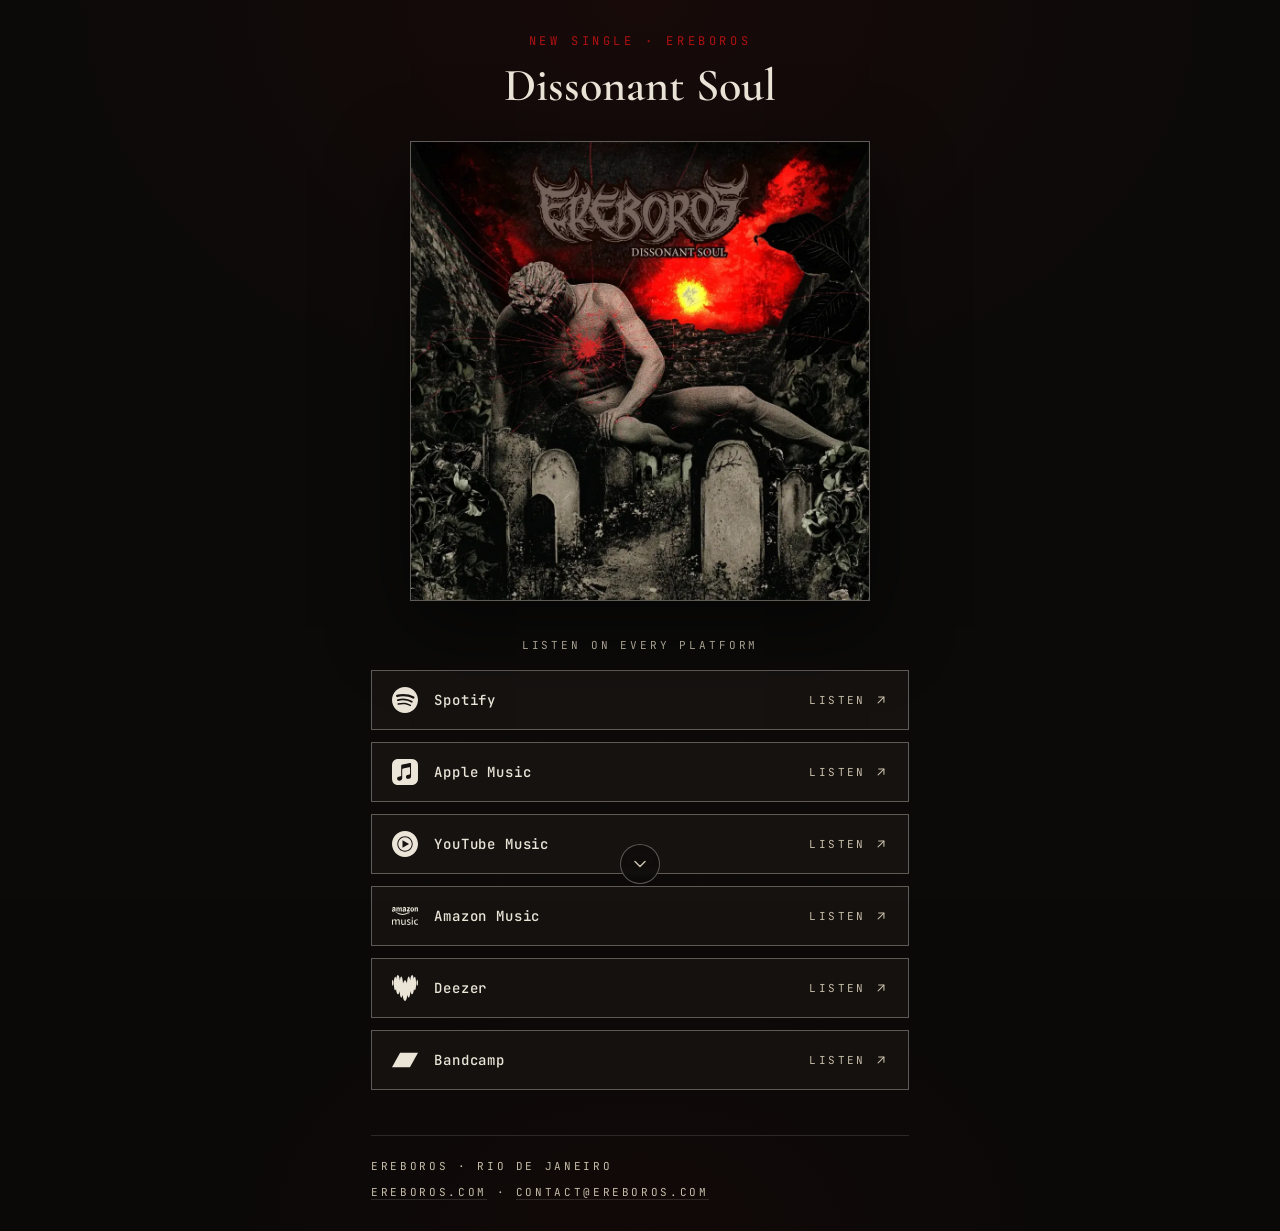
<file: sl/dissonant-soul/index.html>
<!doctype html>
<html lang="en">
<head>
<meta charset="utf-8">
<meta name="viewport" content="width=device-width, initial-scale=1">
<meta name="theme-color" content="#0a0908">
<title>Dissonant Soul — Ereboros</title>
<meta name="description" content="Dissonant Soul, a single by Ereboros. Listen on Spotify, Apple Music, YouTube Music, Amazon Music, Deezer and Bandcamp.">
<link rel="canonical" href="https://www.ereboros.com/sl/dissonant-soul/">

<link rel="icon" href="/favicon.ico" sizes="any">
<link rel="icon" type="image/png" sizes="32x32" href="/assets/favicon-emblema-32.png?v=3">
<link rel="icon" type="image/png" sizes="96x96" href="/assets/favicon-emblema-96.png?v=3">
<link rel="apple-touch-icon" href="/assets/apple-touch-icon.png?v=3">

<!-- Open Graph -->
<meta property="og:type" content="music.song">
<meta property="og:site_name" content="Ereboros">
<meta property="og:title" content="Ereboros — Dissonant Soul">
<meta property="og:description" content="Dissonant Soul, a single by Ereboros. Listen on Spotify, Apple Music, YouTube Music, Amazon Music, Deezer and Bandcamp.">
<meta property="og:url" content="https://www.ereboros.com/sl/dissonant-soul/">
<meta property="og:image" content="https://www.ereboros.com/assets/dissonant-soul-og.jpg">
<meta property="og:image:width" content="1200">
<meta property="og:image:height" content="1200">
<meta property="og:image:alt" content="Dissonant Soul — Ereboros">
<meta property="og:locale" content="en_US">
<meta name="twitter:card" content="summary_large_image">
<meta name="twitter:title" content="Ereboros — Dissonant Soul">
<meta name="twitter:description" content="Dissonant Soul, a single by Ereboros. Listen on Spotify, Apple Music, YouTube Music, Amazon Music, Deezer and Bandcamp.">
<meta name="twitter:image" content="https://www.ereboros.com/assets/dissonant-soul-og.jpg">

<!-- JSON-LD: MusicRecording -->
<script type="application/ld+json">
{
  "@context": "https://schema.org",
  "@type": "MusicRecording",
  "name": "Dissonant Soul",
  "image": "https://www.ereboros.com/assets/dissonant-soul-og.jpg",
  "datePublished": "2026-09-25",
  "byArtist": { "@type": "MusicGroup", "name": "Ereboros", "url": "https://www.ereboros.com/" }
}
</script>

<link rel="preconnect" href="https://fonts.googleapis.com">
<link rel="preconnect" href="https://fonts.gstatic.com" crossorigin>
<link rel="preload" as="style" href="https://fonts.googleapis.com/css2?family=UnifrakturCook:wght@700&family=Cormorant+Garamond:ital,wght@0,400;0,500;0,600;1,400;1,500&family=JetBrains+Mono:wght@400;500&display=swap" onload="this.onload=null;this.rel='stylesheet'">
<noscript><link rel="stylesheet" href="https://fonts.googleapis.com/css2?family=UnifrakturCook:wght@700&family=Cormorant+Garamond:ital,wght@0,400;0,500;0,600;1,400;1,500&family=JetBrains+Mono:wght@400;500&display=swap"></noscript>

<link rel="preload" as="image" href="/assets/dissonant-soul.webp" type="image/webp" fetchpriority="high">

<!-- Design system do site (tokens, grain, tipografia) -->
<link rel="stylesheet" href="/styles.css?v=43">

<!-- Google tag (gtag.js) -->
<script async src="https://www.googletagmanager.com/gtag/js?id=G-H3N99TLRFJ"></script>
<script>
  window.dataLayer = window.dataLayer || [];
  function gtag(){dataLayer.push(arguments);}
  gtag('js', new Date());
  gtag('config', 'G-H3N99TLRFJ');
</script>

<!-- Meta Pixel -->
<script>
  window.META_PIXEL_ID = "1278514373103982";
  (function () {
    if (!/^\d+$/.test(window.META_PIXEL_ID)) return;
    !function(f,b,e,v,n,t,s){if(f.fbq)return;n=f.fbq=function(){n.callMethod?
      n.callMethod.apply(n,arguments):n.queue.push(arguments)};if(!f._fbq)f._fbq=n;
      n.push=n;n.loaded=!0;n.version='2.0';n.queue=[];t=b.createElement(e);t.async=!0;
      t.src=v;s=b.getElementsByTagName(e)[0];s.parentNode.insertBefore(t,s)}(window,
      document,'script','https://connect.facebook.net/en_US/fbevents.js');
    fbq('init', window.META_PIXEL_ID);
    fbq('track', 'PageView');
  })();
</script>
<noscript><img height="1" width="1" style="display:none" src="https://www.facebook.com/tr?id=1278514373103982&ev=PageView&noscript=1" alt=""></noscript>
<!-- Fim do Meta Pixel -->

<style>
/* ---------- Smartlink (gerado por build-smartlinks.mjs — prefixo .sl-) ---------- */
.sl-shell {
  max-width: 640px; margin: 0 auto; min-height: 100vh;
  padding: 0 var(--gutter);
  display: flex; flex-direction: column;
}

.sl-main { flex: 1; padding: clamp(16px, 3.5vh, 36px) 0 clamp(28px, 5vh, 48px); }

/* Cabeçalho */
.sl-head { text-align: center; margin-bottom: clamp(20px, 3.5vh, 32px); }
.sl-kicker {
  font-family: var(--f-mono); font-size: 12px; letter-spacing: 0.3em;
  text-transform: uppercase; color: var(--oxide-bright); margin: 0 0 12px;
}
.sl-title {
  font-family: var(--f-display); font-weight: 600; color: var(--bone);
  font-size: clamp(28px, 6.2vw, 46px); line-height: 1.04; margin: 0;
}

/* Capa do release */
.sl-cover {
  position: relative; display: block; width: min(100%, 460px);
  margin: 0 auto clamp(24px, 4vh, 38px);
  border: 1px solid var(--rule-strong); background: var(--ink-2);
  box-shadow: 0 26px 70px rgba(0,0,0,.55);
}
.sl-cover img { display: block; width: 100%; height: auto; aspect-ratio: 1 / 1; object-fit: cover; }

/* Placeholder quando o single ainda não tem capa */
.sl-empty {
  width: min(100%, 460px); margin: 0 auto clamp(24px, 4vh, 38px);
  aspect-ratio: 1 / 1; border: 1px solid var(--rule-strong); background: var(--ink-2);
  box-shadow: 0 26px 70px rgba(0,0,0,.55);
  display: grid; place-items: center; align-content: center; gap: 16px; padding: 24px;
}
.sl-empty img { width: 52%; max-width: 220px; height: auto; opacity: .4; }
.sl-empty span {
  font-family: var(--f-mono); font-size: 11px; letter-spacing: 0.26em;
  text-transform: uppercase; color: var(--ash-2);
}

/* Pré-save: CTA em destaque antes do lançamento (some quando os links entram) */
.sl-presave { text-align: center; margin: 0 0 clamp(26px, 4.2vh, 40px); }
.sl-presave-date {
  font-family: var(--f-mono); font-size: 11px; letter-spacing: 0.26em;
  text-transform: uppercase; color: var(--oxide-bright); margin: 0 0 14px;
}
.sl-presave-btn {
  display: flex; align-items: center; justify-content: center; gap: 14px;
  padding: 18px 24px; border: 1px solid var(--oxide); background: var(--oxide);
  color: var(--bone); font-family: var(--f-mono); font-size: 13px;
  letter-spacing: 0.2em; text-transform: uppercase;
  transition: background .2s, border-color .2s, transform .12s;
  animation: sl-pulse 2.6s ease-in-out infinite;
}
.sl-presave-btn:hover {
  background: var(--oxide-bright); border-color: var(--oxide-bright);
  animation-play-state: paused;
}
.sl-presave-btn:active { transform: scale(.99); }
.sl-presave-btn svg { flex: none; width: 22px; height: 22px; display: block; }
.sl-presave-note {
  font-family: var(--f-mono); font-size: 11px; letter-spacing: 0.12em;
  color: var(--ash-2); margin: 12px 0 0;
}
@keyframes sl-pulse {
  0%, 100% { box-shadow: 0 0 0 0 rgba(173, 16, 16, 0); filter: brightness(1); }
  50%      { box-shadow: 0 0 18px 2px rgba(173, 16, 16, .5); filter: brightness(1.1); }
}
@media (prefers-reduced-motion: reduce) { .sl-presave-btn { animation: none; } }

/* Lista de streamings (estilo smartlink: linhas grandes e tocáveis) */
.sl-listen-label {
  font-family: var(--f-mono); font-size: 11px; letter-spacing: 0.26em;
  text-transform: uppercase; color: var(--bone-dim); text-align: center;
  margin: 0 0 16px;
}
.sl-links { display: flex; flex-direction: column; gap: 12px; }
.sl-link {
  display: flex; align-items: center; gap: 16px;
  padding: 16px 20px; border: 1px solid var(--rule-strong); background: var(--ink-2);
  transition: border-color .2s, background .2s, transform .12s;
}
.sl-link:hover { border-color: var(--oxide-bright); background: var(--ink-3); }
.sl-link:active { transform: scale(.99); }
.sl-link .sl-ico { flex: none; width: 26px; height: 26px; display: block; color: var(--bone); }
.sl-link .sl-name {
  font-family: var(--f-mono); font-size: 14px; letter-spacing: 0.06em;
  color: var(--bone); font-weight: 500;
}
.sl-link .sl-go {
  margin-left: auto; display: inline-flex; align-items: center; gap: 8px;
  font-family: var(--f-mono); font-size: 11px; letter-spacing: 0.22em;
  text-transform: uppercase; color: var(--bone-dim); transition: color .2s;
}
.sl-link:hover .sl-go { color: var(--bone); }
.sl-link .sl-go svg { transition: transform .2s; }
.sl-link:hover .sl-go svg { transform: translate(2px, -2px); }

/* Estado "em breve": botão travado, sem link */
.sl-link.is-soon { cursor: default; opacity: .7; border-color: var(--rule); }
.sl-link.is-soon:hover, .sl-link.is-soon:active {
  border-color: var(--rule); background: var(--ink-2); transform: none;
}
.sl-link.is-soon .sl-ico, .sl-link.is-soon .sl-name { color: var(--bone-dim); }
.sl-link.is-soon .sl-go {
  color: var(--ash-2); border: 1px solid var(--rule);
  padding: 3px 11px; border-radius: 999px; letter-spacing: 0.2em;
}

/* Rodapé */
.sl-foot {
  border-top: 1px solid var(--rule); padding: 22px 0 30px;
  display: flex; flex-wrap: wrap; gap: 8px 20px; justify-content: space-between;
}
.sl-foot .meta a { border-bottom: 1px solid var(--rule); }
.sl-foot .meta a:hover { color: var(--bone); border-color: var(--rule-strong); }

/* Indicador de rolagem: só aparece quando há conteúdo abaixo da dobra (ver script) */
.sl-scrolldown {
  position: fixed; left: 50%; bottom: 16px; transform: translateX(-50%);
  z-index: 5; display: grid; place-items: center; width: 40px; height: 40px;
  padding: 0; border: 1px solid var(--rule-strong); border-radius: 999px;
  background: rgba(10,9,8,.6); color: var(--bone-dim); cursor: pointer;
  -webkit-backdrop-filter: blur(3px); backdrop-filter: blur(3px);
  animation: sl-bounce 1.8s ease-in-out infinite;
  transition: opacity .35s, color .2s, border-color .2s;
}
.sl-scrolldown:hover { color: var(--bone); border-color: var(--oxide-bright); }
.sl-scrolldown svg { display: block; width: 20px; height: 20px; }
.sl-scrolldown.is-hidden { opacity: 0; pointer-events: none; }
@keyframes sl-bounce {
  0%, 100% { transform: translate(-50%, 0); }
  50%      { transform: translate(-50%, 5px); }
}
@media (prefers-reduced-motion: reduce) { .sl-scrolldown { animation: none; } }

@media (max-width: 520px) {
  .sl-link .sl-go span { display: none; } /* no mobile deixa só a seta, menos poluído */
  .sl-link { padding: 15px 18px; }
}
</style>
</head>
<body>

<div class="sl-shell">

  <main class="sl-main">

    <div class="sl-head">
      <p class="sl-kicker">New single · Ereboros</p>
      <h1 class="sl-title">Dissonant Soul</h1>
    </div>

    <!-- Capa -->
    <div class="sl-cover">
      <img src="/assets/dissonant-soul.webp" alt="Dissonant Soul — cover art of the new Ereboros single" width="1000" height="1000" fetchpriority="high">
    </div>

    <!-- Streamings -->
    <p class="sl-listen-label">Listen on every platform</p>
    <div class="sl-links">

      <a class="sl-link" href="https://open.spotify.com/album/1u0rLCistJoazpcHUVz9hu" target="_blank" rel="noreferrer" data-ga-type="listen" data-ga-item="spotify" data-ga-loc="sl-dissonant-soul">
        <svg class="sl-ico" viewBox="0 0 24 24" fill="currentColor" aria-hidden="true"><path d="M12 0C5.4 0 0 5.4 0 12s5.4 12 12 12 12-5.4 12-12S18.66 0 12 0zm5.521 17.34c-.24.359-.66.48-1.021.24-2.82-1.74-6.36-2.101-10.561-1.141-.418.122-.779-.179-.899-.539-.12-.421.18-.78.54-.9 4.56-1.021 8.52-.6 11.64 1.32.42.18.479.659.301 1.02zm1.44-3.3c-.301.42-.841.6-1.262.3-3.239-1.98-8.159-2.58-11.939-1.38-.479.12-1.02-.12-1.14-.6-.12-.48.12-1.021.6-1.141C9.6 9.9 15 10.561 18.72 12.84c.361.181.54.78.241 1.2zm.12-3.36C15.24 8.4 8.82 8.16 5.16 9.301c-.6.179-1.2-.181-1.38-.721-.18-.601.18-1.2.72-1.381 4.26-1.26 11.28-1.02 15.721 1.621.539.3.719 1.02.419 1.56-.299.421-1.02.599-1.559.3z"/></svg>
        <span class="sl-name">Spotify</span>
        <span class="sl-go"><span>Listen</span><svg viewBox="0 0 24 24" width="14" height="14" fill="none" stroke="currentColor" stroke-width="1.8" stroke-linecap="round" stroke-linejoin="round" aria-hidden="true"><path d="M7 17 17 7"/><path d="M8 7h9v9"/></svg></span>
      </a>

      <a class="sl-link" href="https://music.apple.com/us/album/dissonant-soul-ep/6806442721" target="_blank" rel="noreferrer" data-ga-type="listen" data-ga-item="apple-music" data-ga-loc="sl-dissonant-soul">
        <svg class="sl-ico" viewBox="0 0 24 24" fill="currentColor" aria-hidden="true"><path d="M23.994 6.124a9.23 9.23 0 00-.24-2.19c-.317-1.31-1.062-2.31-2.18-3.043a5.022 5.022 0 00-1.877-.726 10.496 10.496 0 00-1.564-.15c-.04-.003-.083-.01-.124-.013H5.986c-.152.01-.303.017-.455.026-.747.043-1.49.123-2.193.4-1.336.53-2.3 1.452-2.865 2.78-.192.448-.292.925-.363 1.408-.056.392-.088.785-.1 1.18 0 .032-.007.062-.01.093v12.223c.01.14.017.283.027.424.05.815.154 1.624.497 2.373.65 1.42 1.738 2.353 3.234 2.801.42.127.856.187 1.293.228.555.053 1.11.06 1.667.06h11.03a12.5 12.5 0 001.57-.1c.822-.106 1.596-.35 2.295-.81a5.046 5.046 0 001.88-2.207c.186-.42.293-.87.37-1.324.113-.675.138-1.358.137-2.04-.002-3.8 0-7.595-.003-11.393zm-6.423 3.99v5.712c0 .417-.058.827-.244 1.206-.29.59-.76.962-1.388 1.14-.35.1-.706.157-1.07.173-.95.045-1.773-.6-1.943-1.536a1.88 1.88 0 011.038-2.022c.323-.16.67-.25 1.018-.324.378-.082.758-.153 1.134-.24.274-.063.457-.23.51-.516a.904.904 0 00.02-.193c0-1.815 0-3.63-.002-5.443a.725.725 0 00-.026-.185c-.04-.15-.15-.243-.304-.234-.16.01-.318.035-.475.066-.76.15-1.52.303-2.28.456l-2.325.47-1.374.278c-.016.003-.032.01-.048.013-.277.077-.377.203-.39.49-.002.042 0 .086 0 .13-.002 2.602 0 5.204-.003 7.805 0 .42-.047.836-.215 1.227-.278.64-.77 1.04-1.434 1.233-.35.1-.71.16-1.075.172-.96.036-1.755-.6-1.92-1.544-.14-.812.23-1.685 1.154-2.075.357-.15.73-.232 1.108-.31.287-.06.575-.116.86-.177.383-.083.583-.323.6-.714v-.15c0-2.96 0-5.922.002-8.882 0-.123.013-.25.042-.37.07-.285.273-.448.546-.518.255-.066.515-.112.774-.165.733-.15 1.466-.296 2.2-.444l2.27-.46c.67-.134 1.34-.27 2.01-.403.22-.043.442-.088.663-.106.31-.025.523.17.554.482.008.073.012.148.012.223.002 1.91.002 3.822 0 5.732z"/></svg>
        <span class="sl-name">Apple Music</span>
        <span class="sl-go"><span>Listen</span><svg viewBox="0 0 24 24" width="14" height="14" fill="none" stroke="currentColor" stroke-width="1.8" stroke-linecap="round" stroke-linejoin="round" aria-hidden="true"><path d="M7 17 17 7"/><path d="M8 7h9v9"/></svg></span>
      </a>

      <a class="sl-link" href="https://music.youtube.com/watch?v=uPmkjCxPY0o" target="_blank" rel="noreferrer" data-ga-type="listen" data-ga-item="youtube-music" data-ga-loc="sl-dissonant-soul">
        <svg class="sl-ico" viewBox="0 0 24 24" fill="currentColor" aria-hidden="true"><path d="M12 0C5.376 0 0 5.376 0 12s5.376 12 12 12 12-5.376 12-12S18.624 0 12 0zm0 19.104c-3.924 0-7.104-3.18-7.104-7.104S8.076 4.896 12 4.896s7.104 3.18 7.104 7.104-3.18 7.104-7.104 7.104zm0-13.332c-3.432 0-6.228 2.796-6.228 6.228S8.568 18.228 12 18.228s6.228-2.796 6.228-6.228S15.432 5.772 12 5.772zM9.684 15.54V8.46L15.816 12l-6.132 3.54z"/></svg>
        <span class="sl-name">YouTube Music</span>
        <span class="sl-go"><span>Listen</span><svg viewBox="0 0 24 24" width="14" height="14" fill="none" stroke="currentColor" stroke-width="1.8" stroke-linecap="round" stroke-linejoin="round" aria-hidden="true"><path d="M7 17 17 7"/><path d="M8 7h9v9"/></svg></span>
      </a>

      <a class="sl-link" href="https://music.amazon.com/albums/B0HH1YD2FT" target="_blank" rel="noreferrer" data-ga-type="listen" data-ga-item="amazon-music" data-ga-loc="sl-dissonant-soul">
        <svg class="sl-ico" viewBox="0 0 24 24" fill="currentColor" aria-hidden="true"><path d="M14.8454 9.4083c-1.3907 1.0194-3.405 1.563-5.1424 1.563a9.333 9.333 0 0 1-6.2768-2.3835c-.1313-.117-.0143-.277.1415-.1846a12.693 12.693 0 0 0 6.285 1.6574c1.5384 0 3.2348-.318 4.7917-.9764.2359-.0985.4328.1538.203.324h-.002zm.5784-.6564c-.1784-.2257-1.1753-.1087-1.6225-.0554-.1374.0164-.158-.1026-.0349-.1867.796-.5558 2.0984-.3958 2.2502-.2092.1539.1867-.041 1.4872-.7856 2.1087-.1149.0964-.2236.0451-.1723-.082.1682-.4165.5436-1.3498.3651-1.5754zm-1.5917-4.1702v-.5394c0-.082.0615-.1375.1374-.1375h2.4348c.078 0 .1395.0554.1395.1354v.4636c0 .078-.0656.1805-.1846.3405L15.0997 6.635c.4677-.0102.9641.0595 1.3887.2974.0964.0534.123.1334.1292.2113v.5744c0 .082-.0882.1723-.1784.123a2.8163 2.8163 0 0 0-2.5723.0062c-.0861.0451-.1743-.0451-.1743-.1251v-.5477c0-.0882.002-.238.0902-.3713l1.4626-2.0881h-1.2718c-.078 0-.1415-.0534-.1436-.1354l.002.002zm4.808-.7466c1.0995 0 1.6944.9395 1.6944 2.1333 0 1.1528-.6564 2.0676-1.6943 2.0676-1.079 0-1.6656-.9395-1.6656-2.1087 0-1.1774.5948-2.0922 1.6656-2.0922zm.0062.7713c-.5456 0-.5805.7384-.5805 1.202 0 .4615-.0061 1.4481.5744 1.4481.5743 0 .601-.7958.601-1.282 0-.318-.0144-.6994-.1108-1.001-.082-.2625-.2482-.3671-.4841-.3671zm-6.008 3.3414c-.0493.041-.1395.0451-.1744.0164-.2543-.1949-.4246-.4923-.4246-.4923-.4061.4123-.6954.5374-1.2225.5374-.6215 0-1.1077-.3835-1.1077-1.1486a1.2512 1.2512 0 0 1 .7897-1.2041c.402-.1764.9641-.2072 1.3928-.2564 0 0 .0349-.4615-.0902-.6297a.521.521 0 0 0-.4164-.1908c-.2728 0-.5395.1477-.5928.4328-.0144.082-.0739.1518-.1395.1436L9.945 5.08a.1292.1292 0 0 1-.1108-.1537c.1641-.8657.9498-1.1282 1.6554-1.1282.361 0 .8307.0964 1.1158.3671.359.3344.3262.7795.3262 1.2677v1.1487c0 .3446.1436.4964.279.681.0471.0677.0574.1477-.002.197-.1519.125-.5703.4881-.5703.4881zm-.7467-1.7969v-.16c-.5353 0-1.1015.115-1.1015.7426 0 .318.1662.5333.4513.5333.2051 0 .3938-.1272.5128-.3344.1436-.2564.1374-.4943.1374-.7815zM2.9278 7.948c-.0472.041-.1375.045-.1723.0163-.2544-.1949-.4246-.4923-.4246-.4923-.4082.4123-.6954.5374-1.2226.5374-.6235 0-1.1076-.3835-1.1076-1.1486a1.2512 1.2512 0 0 1 .7897-1.2041c.402-.1764.964-.2072 1.3928-.2564 0 0 .0348-.4615-.0903-.6297a.521.521 0 0 0-.4164-.1908c-.2748 0-.5395.1477-.5928.4328-.0143.082-.0759.1518-.1395.1436L.2345 5.08a.1292.1292 0 0 1-.1087-.1537c.162-.8657.9497-1.1282 1.6553-1.1282.361 0 .8308.0964 1.1159.3671.359.3344.324.7795.324 1.2677v1.1487c0 .3446.1437.4964.279.681.0472.0677.0575.1477-.002.197-.1518.125-.5702.4881-.5702.4881zm-.7446-1.797v-.16c-.5354 0-1.1015.115-1.1015.7426 0 .318.164.5333.4512.5333.2052 0 .3939-.1272.5128-.3344.1436-.2564.1375-.4943.1375-.7815zm2.9127-.3343v2.002a.1379.1379 0 0 1-.1395.1374H4.218a.1374.1374 0 0 1-.1395-.1374v-3.766a.1379.1379 0 0 1 .1395-.1375h.6913a.1374.1374 0 0 1 .1374.1374v.482h.0143c.1805-.4758.519-.6994.9744-.6994.4636 0 .7528.2236.962.6995a1.0523 1.0523 0 0 1 1.0215-.6995c.3118 0 .6502.1272.8574.4143.236.318.1867.7795.1867 1.1857v2.3855c0 .076-.0636.1354-.1436.1354H8.181a.1374.1374 0 0 1-.1334-.1354v-2.004c0-.16.0144-.558-.0205-.7077-.0554-.2564-.2215-.3282-.4369-.3282a.4923.4923 0 0 0-.441.3118c-.076.1908-.0698.5087-.0698.724v2.0041c0 .076-.0635.1354-.1435.1354h-.7385a.1374.1374 0 0 1-.1333-.1354v-2.004c0-.4226.0677-1.042-.4574-1.042-.5334 0-.5128.603-.5128 1.042h.002zm16.8077 2.002a.1374.1374 0 0 1-.1374.1374h-.7405a.1374.1374 0 0 1-.1374-.1374v-3.766a.1374.1374 0 0 1 .1374-.1375h.683c.0821 0 .1396.0636.1396.1067v.5764h.0143c.2051-.517.4964-.7631 1.0092-.7631.3323 0 .6564.119.8636.4451.1928.3036.1928.8123.1928 1.1774V7.837a.1395.1395 0 0 1-.1415.119h-.7426a.1395.1395 0 0 1-.1313-.119V5.552c0-.763-.2933-.7856-.4635-.7856-.197 0-.357.1538-.4246.2953a1.7025 1.7025 0 0 0-.1231.722l.002 2.0349zM.1914 20.0582c-.1271 0-.1907-.0615-.1907-.1907v-4.4491c0-.1272.0636-.1908.1907-.1908H.616c.0616 0 .1129.0144.1477.039.0349.0246.0595.0738.0718.1436l.0575.3035c.6133-.4184 1.2102-.6276 1.7907-.6276.5948 0 .9969.2256 1.2081.6769.6318-.4513 1.2636-.677 1.8954-.677.441 0 .7794.1231 1.0153.3693.236.2502.3549.603.3549 1.0584v3.3538c0 .1271-.0656.1907-.1928.1907h-.5641c-.1272 0-.1928-.0615-.1928-.1907v-3.085c0-.318-.0616-.5539-.1805-.7057-.1231-.1538-.3139-.2297-.5744-.2297-.4677 0-.9353.1436-1.4092.4307a.997.997 0 0 1 .0103.1416v3.448c0 .1272-.0636.1908-.1908.1908H3.297c-.1272 0-.1908-.0615-.1908-.1907v-3.085c0-.318-.0615-.5539-.1825-.7057-.1231-.1538-.3139-.2297-.5744-.2297-.4861 0-.9517.1395-1.399.4205v3.5999c0 .1271-.0615.1907-.1907.1907H.1914zm9.731.1436c-.4533 0-.8-.1272-1.044-.3815-.242-.2544-.3631-.6133-.3631-1.0769v-3.321c0-.1292.0615-.1927.1908-.1927h.564c.1293 0 .1929.0635.1929.1907v3.0215c0 .3425.0656.5948.201.7569.1333.162.3487.242.642.242.4595 0 .923-.1518 1.3887-.4574v-3.565c0-.1272.0615-.1908.1908-.1908h.564c.1293 0 .1929.0636.1929.1908v4.4511c0 .1252-.0636.1887-.1928.1887h-.4103c-.0636 0-.1149-.0123-.1497-.0369-.0349-.0266-.0575-.0738-.0718-.1436l-.0657-.3323c-.5948.437-1.204.6564-1.8297.6564zm5.4399 0c-.5374 0-1.0195-.0882-1.4461-.2666a.3754.3754 0 0 1-.158-.1047c-.0287-.039-.043-.0984-.043-.1805v-.2687c0-.1148.0369-.1723.1148-.1723.0452 0 .1231.0205.238.0575.4225.1333.8615.199 1.3128.199.3138 0 .5517-.0616.7138-.1806.164-.121.244-.2954.244-.523a.4923.4923 0 0 0-.1476-.3734 1.606 1.606 0 0 0-.5415-.285l-.8144-.3037c-.7097-.2605-1.0625-.7056-1.0625-1.3333 0-.4143.16-.7487.484-1.001.3221-.2543.7447-.3815 1.2677-.3815a3.487 3.487 0 0 1 1.2164.2195c.076.0246.1313.0574.1641.0985.0308.041.0472.1025.0472.1846v.2584c0 .1149-.041.1723-.123.1723a.8615.8615 0 0 1-.2216-.0472 3.5495 3.5495 0 0 0-1.0359-.1538c-.6112 0-.919.2072-.919.6195 0 .164.0514.2953.154.3897.1025.0964.3035.201.603.3159l.7466.2872c.3774.1436.6482.318.8144.519.1661.1989.2482.4574.2482.7753 0 .4513-.1682.8102-.5067 1.0769-.3385.2666-.7877.4-1.3497.4v.002zm3.0645-.1436c-.1272 0-.1928-.0615-.1928-.1907v-4.4491c0-.1272.0656-.1908.1928-.1908h.5641c.1272 0 .1928.0636.1928.1908v4.4511c0 .1251-.0656.1887-.1928.1887h-.564zm.2872-5.688c-.1846 0-.3303-.0513-.437-.1559a.558.558 0 0 1-.1579-.4143c0-.1724.0534-.3098.158-.4144a.5907.5907 0 0 1 .4369-.158c.1846 0 .3282.0534.4349.158.1066.1026.1579.242.1579.4144 0 .1702-.0513.3076-.158.4143-.1046.1026-.2502.1559-.4348.1559zm4.002 5.7926c-.7529 0-1.3293-.2133-1.7272-.642-.4-.4307-.599-1.0502-.599-1.8625 0-.8061.2052-1.4318.6175-1.8728.4102-.441.9948-.6625 1.7476-.6625.3446 0 .683.0615 1.0154.1825.0697.0247.119.0554.1477.0944s.043.1026.043.1908v.2564c0 .1271-.041.1907-.123.1907-.0329 0-.082-.0082-.1539-.0287a2.8307 2.8307 0 0 0-.7959-.1128c-.5353 0-.923.1333-1.1589.404s-.3528.6996-.3528 1.2924v.123c0 .5764.119 1.001.359 1.2718.24.2687.6174.404 1.1343.404.2666 0 .5538-.043.8615-.1332.0718-.0206.119-.0288.1436-.0288.082 0 .1251.0636.1251.1908v.2585c0 .082-.0123.1435-.039.1805-.0246.0369-.0759.0718-.1518.1025-.3138.1354-.6769.201-1.0933.201z"/></svg>
        <span class="sl-name">Amazon Music</span>
        <span class="sl-go"><span>Listen</span><svg viewBox="0 0 24 24" width="14" height="14" fill="none" stroke="currentColor" stroke-width="1.8" stroke-linecap="round" stroke-linejoin="round" aria-hidden="true"><path d="M7 17 17 7"/><path d="M8 7h9v9"/></svg></span>
      </a>

      <a class="sl-link" href="https://www.deezer.com/album/1065630881" target="_blank" rel="noreferrer" data-ga-type="listen" data-ga-item="deezer" data-ga-loc="sl-dissonant-soul">
        <svg class="sl-ico" viewBox="0 0 24 24" fill="currentColor" aria-hidden="true"><path d="M.693 10.024c.381 0 .693-1.256.693-2.807 0-1.55-.312-2.807-.693-2.807C.312 4.41 0 5.666 0 7.217s.312 2.808.693 2.808ZM21.038 1.56c-.364 0-.684.805-.91 2.096C19.765 1.446 19.184 0 18.526 0c-.78 0-1.464 2.036-1.784 5-.312-2.158-.788-3.536-1.325-3.536-.745 0-1.386 2.704-1.62 6.472-.442-1.932-1.083-3.145-1.793-3.145s-1.35 1.213-1.793 3.145c-.242-3.76-.874-6.463-1.628-6.463-.537 0-1.013 1.378-1.325 3.535C6.938 2.036 6.262 0 5.474 0c-.658 0-1.247 1.447-1.602 3.665-.217-1.291-.546-2.105-.91-2.105-.675 0-1.221 2.807-1.221 6.272 0 3.466.546 6.273 1.221 6.273.277 0 .537-.476.736-1.273.32 2.928.996 4.938 1.776 4.938.606 0 1.143-1.204 1.507-3.11.251 3.622.875 6.195 1.602 6.195.46 0 .875-1.023 1.187-2.677C10.142 21.6 11 24 12.004 24c1.005 0 1.863-2.4 2.235-5.822.312 1.654.727 2.677 1.186 2.677.728 0 1.352-2.573 1.603-6.195.364 1.906.9 3.11 1.507 3.11.78 0 1.455-2.01 1.775-4.938.208.797.46 1.273.737 1.273.675 0 1.22-2.807 1.22-6.273-.008-3.457-.553-6.272-1.23-6.272ZM23.307 10.024c.381 0 .693-1.256.693-2.807 0-1.55-.312-2.807-.693-2.807-.381 0-.693 1.256-.693 2.807s.312 2.808.693 2.808Z"/></svg>
        <span class="sl-name">Deezer</span>
        <span class="sl-go"><span>Listen</span><svg viewBox="0 0 24 24" width="14" height="14" fill="none" stroke="currentColor" stroke-width="1.8" stroke-linecap="round" stroke-linejoin="round" aria-hidden="true"><path d="M7 17 17 7"/><path d="M8 7h9v9"/></svg></span>
      </a>

      <a class="sl-link" href="https://ereboros.bandcamp.com/track/dissonant-soul" target="_blank" rel="noreferrer" data-ga-type="listen" data-ga-item="bandcamp" data-ga-loc="sl-dissonant-soul">
        <svg class="sl-ico" viewBox="0 0 24 24" fill="currentColor" aria-hidden="true"><path d="M0 18.75l7.437-13.5H24l-7.438 13.5H0z"/></svg>
        <span class="sl-name">Bandcamp</span>
        <span class="sl-go"><span>Listen</span><svg viewBox="0 0 24 24" width="14" height="14" fill="none" stroke="currentColor" stroke-width="1.8" stroke-linecap="round" stroke-linejoin="round" aria-hidden="true"><path d="M7 17 17 7"/><path d="M8 7h9v9"/></svg></span>
      </a>

    </div>

  </main>

  <footer class="sl-foot">
    <span class="meta">Ereboros · Rio de Janeiro</span>
    <span class="meta"><a href="/" data-ga-type="navigate" data-ga-item="home-footer" data-ga-loc="sl-dissonant-soul">ereboros.com</a> · <a href="mailto:contact@ereboros.com">contact@ereboros.com</a></span>
  </footer>

  <button type="button" class="sl-scrolldown is-hidden" aria-label="Rolar para ver as plataformas">
    <svg viewBox="0 0 24 24" fill="none" stroke="currentColor" stroke-width="1.8" stroke-linecap="round" stroke-linejoin="round" aria-hidden="true"><path d="M6 9l6 6 6-6"/></svg>
  </button>

</div>

<script>
// Instrumentação declarativa de cliques: TODO elemento com data-ga-type é rastreado
// nos dois: GA4 ('select_content') e Meta Pixel ('ContentClick' custom). Por cima
// disso, no Meta o clique de conversão (streaming, type="listen", e pré-save,
// type="presave") dispara DOIS eventos padrão com o mesmo significado:
// - Lead: é o histórico desde jul/2026 e a base dos públicos personalizados;
// - ViewContent: é o evento que a campanha do Gallows otimiza. Até 04.09.2026 ele
//   era disparado pelo clique no clipe (que saiu da página); passou para o clique
//   de streaming para a campanha mirar o objetivo certo sem trocar o evento no
//   conjunto de anúncios (trocar reinicia o aprendizado).
// Nada mais dispara evento padrão, de propósito: um alvo mais fácil que o
// streaming faz o algoritmo entregar para quem não vai ouvir.
document.addEventListener("click", function (e) {
  var el = e.target.closest("[data-ga-type]");
  if (!el) return;
  var type = el.getAttribute("data-ga-type");
  var item = el.getAttribute("data-ga-item") || "";
  var loc  = el.getAttribute("data-ga-loc") || "";

  if (typeof gtag === "function") {
    gtag("event", "select_content", { content_type: type, item_id: item, location: loc });
  }
  if (window.fbq && /^\d+$/.test(window.META_PIXEL_ID)) {
    fbq("trackCustom", "ContentClick", { content_type: type, item: item, location: loc });
    if (type === "listen" || type === "presave") {
      var cat = type === "presave" ? "presave" : "streaming";
      fbq("track", "Lead", { content_name: item, content_category: cat });
      fbq("track", "ViewContent", { content_name: item, content_category: cat });
    }
  }
}, true);

// Indicador de rolagem: aparece só se há conteúdo abaixo da dobra; some ao chegar no fim.
// Clicar rola suave até a lista de plataformas (revela os botões no tráfego de ad).
(function () {
  var el = document.querySelector(".sl-scrolldown");
  if (!el) return;
  var links = document.querySelector(".sl-links");
  el.addEventListener("click", function () {
    (links || document.body).scrollIntoView({ behavior: "smooth", block: "start" });
  });
  function update() {
    var scrollable = document.documentElement.scrollHeight - window.innerHeight;
    var nearBottom = window.scrollY >= scrollable - 24;
    el.classList.toggle("is-hidden", scrollable <= 24 || nearBottom);
  }
  window.addEventListener("scroll", update, { passive: true });
  window.addEventListener("resize", update);
  window.addEventListener("load", update);
  update();
})();
</script>

</body>
</html>
</file>
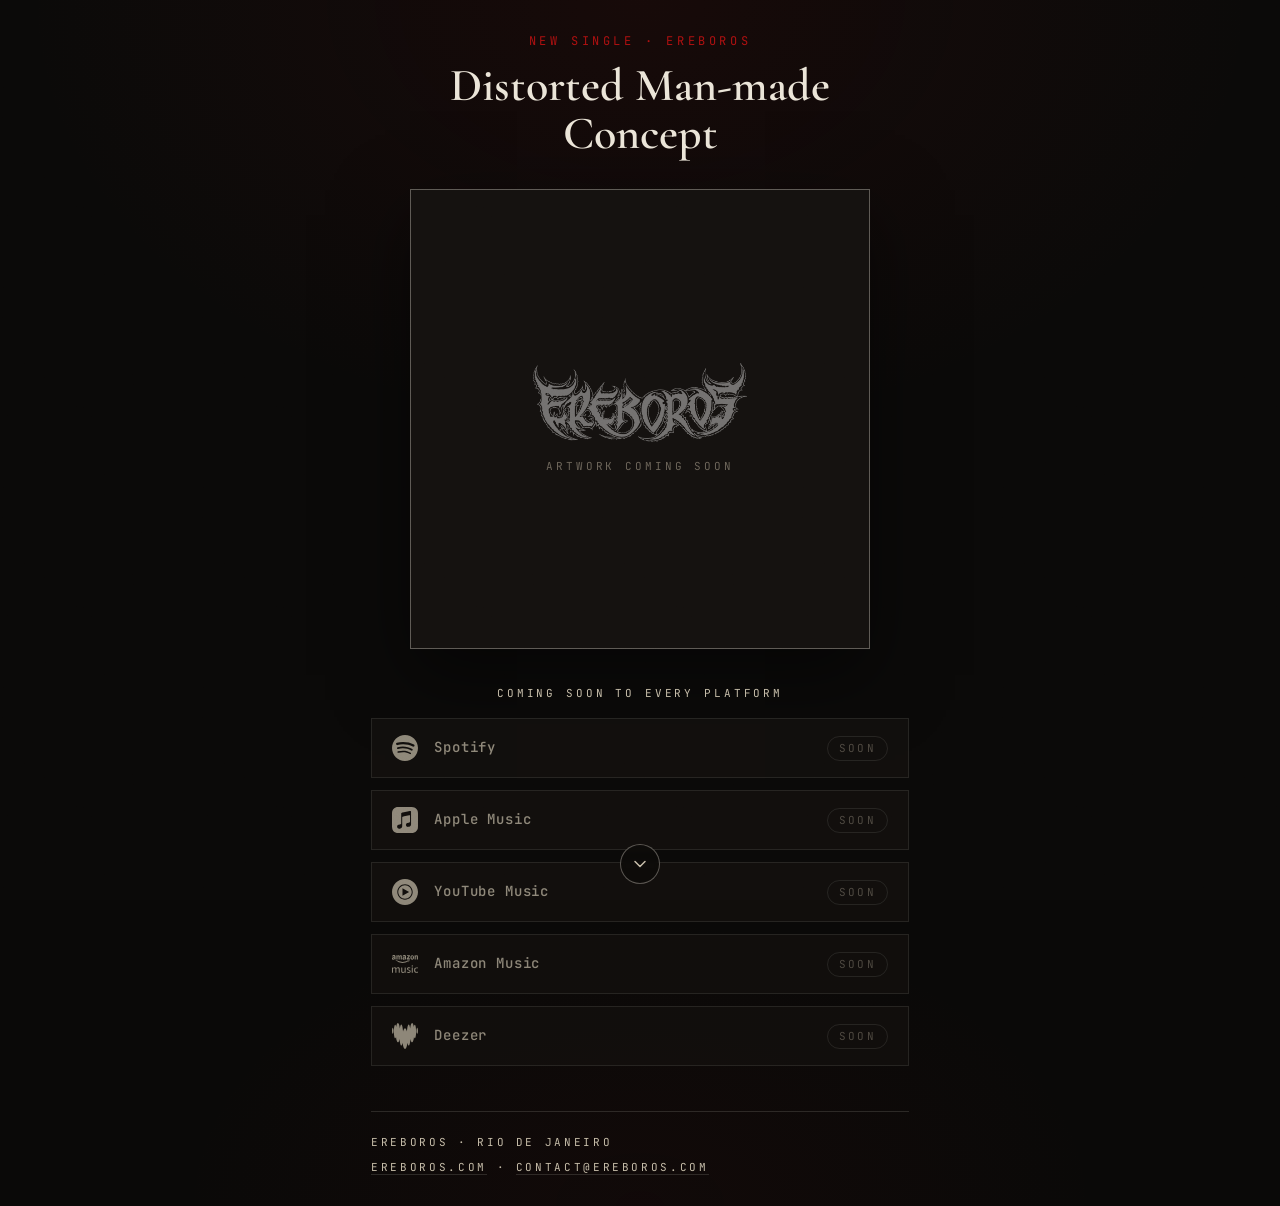
<file: sl/distorted-man-made-concept/index.html>
<!doctype html>
<html lang="en">
<head>
<meta charset="utf-8">
<meta name="viewport" content="width=device-width, initial-scale=1">
<meta name="theme-color" content="#0a0908">
<title>Distorted Man-made Concept — Ereboros</title>
<meta name="description" content="Distorted Man-made Concept, the new single from Ereboros. Coming soon to all platforms.">
<link rel="canonical" href="https://www.ereboros.com/sl/distorted-man-made-concept/">

<link rel="icon" href="/favicon.ico" sizes="any">
<link rel="icon" type="image/png" sizes="32x32" href="/assets/favicon-emblema-32.png?v=3">
<link rel="icon" type="image/png" sizes="96x96" href="/assets/favicon-emblema-96.png?v=3">
<link rel="apple-touch-icon" href="/assets/apple-touch-icon.png?v=3">

<!-- Open Graph -->
<meta property="og:type" content="music.song">
<meta property="og:site_name" content="Ereboros">
<meta property="og:title" content="Ereboros — Distorted Man-made Concept">
<meta property="og:description" content="Distorted Man-made Concept, the new single from Ereboros. Coming soon to all platforms.">
<meta property="og:url" content="https://www.ereboros.com/sl/distorted-man-made-concept/">
<meta property="og:image" content="https://www.ereboros.com/assets/band-promo.jpg">
<meta property="og:image:alt" content="Distorted Man-made Concept — Ereboros">
<meta property="og:locale" content="en_US">
<meta name="twitter:card" content="summary_large_image">
<meta name="twitter:title" content="Ereboros — Distorted Man-made Concept">
<meta name="twitter:description" content="Distorted Man-made Concept, the new single from Ereboros. Coming soon to all platforms.">
<meta name="twitter:image" content="https://www.ereboros.com/assets/band-promo.jpg">

<!-- JSON-LD: MusicRecording -->
<script type="application/ld+json">
{
  "@context": "https://schema.org",
  "@type": "MusicRecording",
  "name": "Distorted Man-made Concept",
  "image": "https://www.ereboros.com/assets/band-promo.jpg",
  "byArtist": { "@type": "MusicGroup", "name": "Ereboros", "url": "https://www.ereboros.com/" }
}
</script>

<link rel="preconnect" href="https://fonts.googleapis.com">
<link rel="preconnect" href="https://fonts.gstatic.com" crossorigin>
<link rel="preload" as="style" href="https://fonts.googleapis.com/css2?family=UnifrakturCook:wght@700&family=Cormorant+Garamond:ital,wght@0,400;0,500;0,600;1,400;1,500&family=JetBrains+Mono:wght@400;500&display=swap" onload="this.onload=null;this.rel='stylesheet'">
<noscript><link rel="stylesheet" href="https://fonts.googleapis.com/css2?family=UnifrakturCook:wght@700&family=Cormorant+Garamond:ital,wght@0,400;0,500;0,600;1,400;1,500&family=JetBrains+Mono:wght@400;500&display=swap"></noscript>

<!-- Design system do site (tokens, grain, tipografia) -->
<link rel="stylesheet" href="/styles.css?v=43">

<!-- Google tag (gtag.js) -->
<script async src="https://www.googletagmanager.com/gtag/js?id=G-H3N99TLRFJ"></script>
<script>
  window.dataLayer = window.dataLayer || [];
  function gtag(){dataLayer.push(arguments);}
  gtag('js', new Date());
  gtag('config', 'G-H3N99TLRFJ');
</script>

<!-- Meta Pixel -->
<script>
  window.META_PIXEL_ID = "1278514373103982";
  (function () {
    if (!/^\d+$/.test(window.META_PIXEL_ID)) return;
    !function(f,b,e,v,n,t,s){if(f.fbq)return;n=f.fbq=function(){n.callMethod?
      n.callMethod.apply(n,arguments):n.queue.push(arguments)};if(!f._fbq)f._fbq=n;
      n.push=n;n.loaded=!0;n.version='2.0';n.queue=[];t=b.createElement(e);t.async=!0;
      t.src=v;s=b.getElementsByTagName(e)[0];s.parentNode.insertBefore(t,s)}(window,
      document,'script','https://connect.facebook.net/en_US/fbevents.js');
    fbq('init', window.META_PIXEL_ID);
    fbq('track', 'PageView');
  })();
</script>
<noscript><img height="1" width="1" style="display:none" src="https://www.facebook.com/tr?id=1278514373103982&ev=PageView&noscript=1" alt=""></noscript>
<!-- Fim do Meta Pixel -->

<style>
/* ---------- Smartlink (gerado por build-smartlinks.mjs — prefixo .sl-) ---------- */
.sl-shell {
  max-width: 640px; margin: 0 auto; min-height: 100vh;
  padding: 0 var(--gutter);
  display: flex; flex-direction: column;
}

.sl-main { flex: 1; padding: clamp(16px, 3.5vh, 36px) 0 clamp(28px, 5vh, 48px); }

/* Cabeçalho */
.sl-head { text-align: center; margin-bottom: clamp(20px, 3.5vh, 32px); }
.sl-kicker {
  font-family: var(--f-mono); font-size: 12px; letter-spacing: 0.3em;
  text-transform: uppercase; color: var(--oxide-bright); margin: 0 0 12px;
}
.sl-title {
  font-family: var(--f-display); font-weight: 600; color: var(--bone);
  font-size: clamp(28px, 6.2vw, 46px); line-height: 1.04; margin: 0;
}

/* Capa do release */
.sl-cover {
  position: relative; display: block; width: min(100%, 460px);
  margin: 0 auto clamp(24px, 4vh, 38px);
  border: 1px solid var(--rule-strong); background: var(--ink-2);
  box-shadow: 0 26px 70px rgba(0,0,0,.55);
}
.sl-cover img { display: block; width: 100%; height: auto; aspect-ratio: 1 / 1; object-fit: cover; }

/* Placeholder quando o single ainda não tem capa */
.sl-empty {
  width: min(100%, 460px); margin: 0 auto clamp(24px, 4vh, 38px);
  aspect-ratio: 1 / 1; border: 1px solid var(--rule-strong); background: var(--ink-2);
  box-shadow: 0 26px 70px rgba(0,0,0,.55);
  display: grid; place-items: center; align-content: center; gap: 16px; padding: 24px;
}
.sl-empty img { width: 52%; max-width: 220px; height: auto; opacity: .4; }
.sl-empty span {
  font-family: var(--f-mono); font-size: 11px; letter-spacing: 0.26em;
  text-transform: uppercase; color: var(--ash-2);
}

/* Pré-save: CTA em destaque antes do lançamento (some quando os links entram) */
.sl-presave { text-align: center; margin: 0 0 clamp(26px, 4.2vh, 40px); }
.sl-presave-date {
  font-family: var(--f-mono); font-size: 11px; letter-spacing: 0.26em;
  text-transform: uppercase; color: var(--oxide-bright); margin: 0 0 14px;
}
.sl-presave-btn {
  display: flex; align-items: center; justify-content: center; gap: 14px;
  padding: 18px 24px; border: 1px solid var(--oxide); background: var(--oxide);
  color: var(--bone); font-family: var(--f-mono); font-size: 13px;
  letter-spacing: 0.2em; text-transform: uppercase;
  transition: background .2s, border-color .2s, transform .12s;
  animation: sl-pulse 2.6s ease-in-out infinite;
}
.sl-presave-btn:hover {
  background: var(--oxide-bright); border-color: var(--oxide-bright);
  animation-play-state: paused;
}
.sl-presave-btn:active { transform: scale(.99); }
.sl-presave-btn svg { flex: none; width: 22px; height: 22px; display: block; }
.sl-presave-note {
  font-family: var(--f-mono); font-size: 11px; letter-spacing: 0.12em;
  color: var(--ash-2); margin: 12px 0 0;
}
@keyframes sl-pulse {
  0%, 100% { box-shadow: 0 0 0 0 rgba(173, 16, 16, 0); filter: brightness(1); }
  50%      { box-shadow: 0 0 18px 2px rgba(173, 16, 16, .5); filter: brightness(1.1); }
}
@media (prefers-reduced-motion: reduce) { .sl-presave-btn { animation: none; } }

/* Lista de streamings (estilo smartlink: linhas grandes e tocáveis) */
.sl-listen-label {
  font-family: var(--f-mono); font-size: 11px; letter-spacing: 0.26em;
  text-transform: uppercase; color: var(--bone-dim); text-align: center;
  margin: 0 0 16px;
}
.sl-links { display: flex; flex-direction: column; gap: 12px; }
.sl-link {
  display: flex; align-items: center; gap: 16px;
  padding: 16px 20px; border: 1px solid var(--rule-strong); background: var(--ink-2);
  transition: border-color .2s, background .2s, transform .12s;
}
.sl-link:hover { border-color: var(--oxide-bright); background: var(--ink-3); }
.sl-link:active { transform: scale(.99); }
.sl-link .sl-ico { flex: none; width: 26px; height: 26px; display: block; color: var(--bone); }
.sl-link .sl-name {
  font-family: var(--f-mono); font-size: 14px; letter-spacing: 0.06em;
  color: var(--bone); font-weight: 500;
}
.sl-link .sl-go {
  margin-left: auto; display: inline-flex; align-items: center; gap: 8px;
  font-family: var(--f-mono); font-size: 11px; letter-spacing: 0.22em;
  text-transform: uppercase; color: var(--bone-dim); transition: color .2s;
}
.sl-link:hover .sl-go { color: var(--bone); }
.sl-link .sl-go svg { transition: transform .2s; }
.sl-link:hover .sl-go svg { transform: translate(2px, -2px); }

/* Estado "em breve": botão travado, sem link */
.sl-link.is-soon { cursor: default; opacity: .7; border-color: var(--rule); }
.sl-link.is-soon:hover, .sl-link.is-soon:active {
  border-color: var(--rule); background: var(--ink-2); transform: none;
}
.sl-link.is-soon .sl-ico, .sl-link.is-soon .sl-name { color: var(--bone-dim); }
.sl-link.is-soon .sl-go {
  color: var(--ash-2); border: 1px solid var(--rule);
  padding: 3px 11px; border-radius: 999px; letter-spacing: 0.2em;
}

/* Rodapé */
.sl-foot {
  border-top: 1px solid var(--rule); padding: 22px 0 30px;
  display: flex; flex-wrap: wrap; gap: 8px 20px; justify-content: space-between;
}
.sl-foot .meta a { border-bottom: 1px solid var(--rule); }
.sl-foot .meta a:hover { color: var(--bone); border-color: var(--rule-strong); }

/* Indicador de rolagem: só aparece quando há conteúdo abaixo da dobra (ver script) */
.sl-scrolldown {
  position: fixed; left: 50%; bottom: 16px; transform: translateX(-50%);
  z-index: 5; display: grid; place-items: center; width: 40px; height: 40px;
  padding: 0; border: 1px solid var(--rule-strong); border-radius: 999px;
  background: rgba(10,9,8,.6); color: var(--bone-dim); cursor: pointer;
  -webkit-backdrop-filter: blur(3px); backdrop-filter: blur(3px);
  animation: sl-bounce 1.8s ease-in-out infinite;
  transition: opacity .35s, color .2s, border-color .2s;
}
.sl-scrolldown:hover { color: var(--bone); border-color: var(--oxide-bright); }
.sl-scrolldown svg { display: block; width: 20px; height: 20px; }
.sl-scrolldown.is-hidden { opacity: 0; pointer-events: none; }
@keyframes sl-bounce {
  0%, 100% { transform: translate(-50%, 0); }
  50%      { transform: translate(-50%, 5px); }
}
@media (prefers-reduced-motion: reduce) { .sl-scrolldown { animation: none; } }

@media (max-width: 520px) {
  .sl-link .sl-go span { display: none; } /* no mobile deixa só a seta, menos poluído */
  .sl-link { padding: 15px 18px; }
}
</style>
</head>
<body>

<div class="sl-shell">

  <main class="sl-main">

    <div class="sl-head">
      <p class="sl-kicker">New single · Ereboros</p>
      <h1 class="sl-title">Distorted Man-made Concept</h1>
    </div>

    <!-- Capa (em breve) -->
    <div class="sl-empty">
      <img src="/assets/ereboros-logo.webp" alt="Ereboros">
      <span>Artwork coming soon</span>
    </div>

    <!-- Streamings -->
    <p class="sl-listen-label">Coming soon to every platform</p>
    <div class="sl-links">

      <a class="sl-link is-soon" aria-disabled="true">
        <svg class="sl-ico" viewBox="0 0 24 24" fill="currentColor" aria-hidden="true"><path d="M12 0C5.4 0 0 5.4 0 12s5.4 12 12 12 12-5.4 12-12S18.66 0 12 0zm5.521 17.34c-.24.359-.66.48-1.021.24-2.82-1.74-6.36-2.101-10.561-1.141-.418.122-.779-.179-.899-.539-.12-.421.18-.78.54-.9 4.56-1.021 8.52-.6 11.64 1.32.42.18.479.659.301 1.02zm1.44-3.3c-.301.42-.841.6-1.262.3-3.239-1.98-8.159-2.58-11.939-1.38-.479.12-1.02-.12-1.14-.6-.12-.48.12-1.021.6-1.141C9.6 9.9 15 10.561 18.72 12.84c.361.181.54.78.241 1.2zm.12-3.36C15.24 8.4 8.82 8.16 5.16 9.301c-.6.179-1.2-.181-1.38-.721-.18-.601.18-1.2.72-1.381 4.26-1.26 11.28-1.02 15.721 1.621.539.3.719 1.02.419 1.56-.299.421-1.02.599-1.559.3z"/></svg>
        <span class="sl-name">Spotify</span>
        <span class="sl-go">Soon</span>
      </a>

      <a class="sl-link is-soon" aria-disabled="true">
        <svg class="sl-ico" viewBox="0 0 24 24" fill="currentColor" aria-hidden="true"><path d="M23.994 6.124a9.23 9.23 0 00-.24-2.19c-.317-1.31-1.062-2.31-2.18-3.043a5.022 5.022 0 00-1.877-.726 10.496 10.496 0 00-1.564-.15c-.04-.003-.083-.01-.124-.013H5.986c-.152.01-.303.017-.455.026-.747.043-1.49.123-2.193.4-1.336.53-2.3 1.452-2.865 2.78-.192.448-.292.925-.363 1.408-.056.392-.088.785-.1 1.18 0 .032-.007.062-.01.093v12.223c.01.14.017.283.027.424.05.815.154 1.624.497 2.373.65 1.42 1.738 2.353 3.234 2.801.42.127.856.187 1.293.228.555.053 1.11.06 1.667.06h11.03a12.5 12.5 0 001.57-.1c.822-.106 1.596-.35 2.295-.81a5.046 5.046 0 001.88-2.207c.186-.42.293-.87.37-1.324.113-.675.138-1.358.137-2.04-.002-3.8 0-7.595-.003-11.393zm-6.423 3.99v5.712c0 .417-.058.827-.244 1.206-.29.59-.76.962-1.388 1.14-.35.1-.706.157-1.07.173-.95.045-1.773-.6-1.943-1.536a1.88 1.88 0 011.038-2.022c.323-.16.67-.25 1.018-.324.378-.082.758-.153 1.134-.24.274-.063.457-.23.51-.516a.904.904 0 00.02-.193c0-1.815 0-3.63-.002-5.443a.725.725 0 00-.026-.185c-.04-.15-.15-.243-.304-.234-.16.01-.318.035-.475.066-.76.15-1.52.303-2.28.456l-2.325.47-1.374.278c-.016.003-.032.01-.048.013-.277.077-.377.203-.39.49-.002.042 0 .086 0 .13-.002 2.602 0 5.204-.003 7.805 0 .42-.047.836-.215 1.227-.278.64-.77 1.04-1.434 1.233-.35.1-.71.16-1.075.172-.96.036-1.755-.6-1.92-1.544-.14-.812.23-1.685 1.154-2.075.357-.15.73-.232 1.108-.31.287-.06.575-.116.86-.177.383-.083.583-.323.6-.714v-.15c0-2.96 0-5.922.002-8.882 0-.123.013-.25.042-.37.07-.285.273-.448.546-.518.255-.066.515-.112.774-.165.733-.15 1.466-.296 2.2-.444l2.27-.46c.67-.134 1.34-.27 2.01-.403.22-.043.442-.088.663-.106.31-.025.523.17.554.482.008.073.012.148.012.223.002 1.91.002 3.822 0 5.732z"/></svg>
        <span class="sl-name">Apple Music</span>
        <span class="sl-go">Soon</span>
      </a>

      <a class="sl-link is-soon" aria-disabled="true">
        <svg class="sl-ico" viewBox="0 0 24 24" fill="currentColor" aria-hidden="true"><path d="M12 0C5.376 0 0 5.376 0 12s5.376 12 12 12 12-5.376 12-12S18.624 0 12 0zm0 19.104c-3.924 0-7.104-3.18-7.104-7.104S8.076 4.896 12 4.896s7.104 3.18 7.104 7.104-3.18 7.104-7.104 7.104zm0-13.332c-3.432 0-6.228 2.796-6.228 6.228S8.568 18.228 12 18.228s6.228-2.796 6.228-6.228S15.432 5.772 12 5.772zM9.684 15.54V8.46L15.816 12l-6.132 3.54z"/></svg>
        <span class="sl-name">YouTube Music</span>
        <span class="sl-go">Soon</span>
      </a>

      <a class="sl-link is-soon" aria-disabled="true">
        <svg class="sl-ico" viewBox="0 0 24 24" fill="currentColor" aria-hidden="true"><path d="M14.8454 9.4083c-1.3907 1.0194-3.405 1.563-5.1424 1.563a9.333 9.333 0 0 1-6.2768-2.3835c-.1313-.117-.0143-.277.1415-.1846a12.693 12.693 0 0 0 6.285 1.6574c1.5384 0 3.2348-.318 4.7917-.9764.2359-.0985.4328.1538.203.324h-.002zm.5784-.6564c-.1784-.2257-1.1753-.1087-1.6225-.0554-.1374.0164-.158-.1026-.0349-.1867.796-.5558 2.0984-.3958 2.2502-.2092.1539.1867-.041 1.4872-.7856 2.1087-.1149.0964-.2236.0451-.1723-.082.1682-.4165.5436-1.3498.3651-1.5754zm-1.5917-4.1702v-.5394c0-.082.0615-.1375.1374-.1375h2.4348c.078 0 .1395.0554.1395.1354v.4636c0 .078-.0656.1805-.1846.3405L15.0997 6.635c.4677-.0102.9641.0595 1.3887.2974.0964.0534.123.1334.1292.2113v.5744c0 .082-.0882.1723-.1784.123a2.8163 2.8163 0 0 0-2.5723.0062c-.0861.0451-.1743-.0451-.1743-.1251v-.5477c0-.0882.002-.238.0902-.3713l1.4626-2.0881h-1.2718c-.078 0-.1415-.0534-.1436-.1354l.002.002zm4.808-.7466c1.0995 0 1.6944.9395 1.6944 2.1333 0 1.1528-.6564 2.0676-1.6943 2.0676-1.079 0-1.6656-.9395-1.6656-2.1087 0-1.1774.5948-2.0922 1.6656-2.0922zm.0062.7713c-.5456 0-.5805.7384-.5805 1.202 0 .4615-.0061 1.4481.5744 1.4481.5743 0 .601-.7958.601-1.282 0-.318-.0144-.6994-.1108-1.001-.082-.2625-.2482-.3671-.4841-.3671zm-6.008 3.3414c-.0493.041-.1395.0451-.1744.0164-.2543-.1949-.4246-.4923-.4246-.4923-.4061.4123-.6954.5374-1.2225.5374-.6215 0-1.1077-.3835-1.1077-1.1486a1.2512 1.2512 0 0 1 .7897-1.2041c.402-.1764.9641-.2072 1.3928-.2564 0 0 .0349-.4615-.0902-.6297a.521.521 0 0 0-.4164-.1908c-.2728 0-.5395.1477-.5928.4328-.0144.082-.0739.1518-.1395.1436L9.945 5.08a.1292.1292 0 0 1-.1108-.1537c.1641-.8657.9498-1.1282 1.6554-1.1282.361 0 .8307.0964 1.1158.3671.359.3344.3262.7795.3262 1.2677v1.1487c0 .3446.1436.4964.279.681.0471.0677.0574.1477-.002.197-.1519.125-.5703.4881-.5703.4881zm-.7467-1.7969v-.16c-.5353 0-1.1015.115-1.1015.7426 0 .318.1662.5333.4513.5333.2051 0 .3938-.1272.5128-.3344.1436-.2564.1374-.4943.1374-.7815zM2.9278 7.948c-.0472.041-.1375.045-.1723.0163-.2544-.1949-.4246-.4923-.4246-.4923-.4082.4123-.6954.5374-1.2226.5374-.6235 0-1.1076-.3835-1.1076-1.1486a1.2512 1.2512 0 0 1 .7897-1.2041c.402-.1764.964-.2072 1.3928-.2564 0 0 .0348-.4615-.0903-.6297a.521.521 0 0 0-.4164-.1908c-.2748 0-.5395.1477-.5928.4328-.0143.082-.0759.1518-.1395.1436L.2345 5.08a.1292.1292 0 0 1-.1087-.1537c.162-.8657.9497-1.1282 1.6553-1.1282.361 0 .8308.0964 1.1159.3671.359.3344.324.7795.324 1.2677v1.1487c0 .3446.1437.4964.279.681.0472.0677.0575.1477-.002.197-.1518.125-.5702.4881-.5702.4881zm-.7446-1.797v-.16c-.5354 0-1.1015.115-1.1015.7426 0 .318.164.5333.4512.5333.2052 0 .3939-.1272.5128-.3344.1436-.2564.1375-.4943.1375-.7815zm2.9127-.3343v2.002a.1379.1379 0 0 1-.1395.1374H4.218a.1374.1374 0 0 1-.1395-.1374v-3.766a.1379.1379 0 0 1 .1395-.1375h.6913a.1374.1374 0 0 1 .1374.1374v.482h.0143c.1805-.4758.519-.6994.9744-.6994.4636 0 .7528.2236.962.6995a1.0523 1.0523 0 0 1 1.0215-.6995c.3118 0 .6502.1272.8574.4143.236.318.1867.7795.1867 1.1857v2.3855c0 .076-.0636.1354-.1436.1354H8.181a.1374.1374 0 0 1-.1334-.1354v-2.004c0-.16.0144-.558-.0205-.7077-.0554-.2564-.2215-.3282-.4369-.3282a.4923.4923 0 0 0-.441.3118c-.076.1908-.0698.5087-.0698.724v2.0041c0 .076-.0635.1354-.1435.1354h-.7385a.1374.1374 0 0 1-.1333-.1354v-2.004c0-.4226.0677-1.042-.4574-1.042-.5334 0-.5128.603-.5128 1.042h.002zm16.8077 2.002a.1374.1374 0 0 1-.1374.1374h-.7405a.1374.1374 0 0 1-.1374-.1374v-3.766a.1374.1374 0 0 1 .1374-.1375h.683c.0821 0 .1396.0636.1396.1067v.5764h.0143c.2051-.517.4964-.7631 1.0092-.7631.3323 0 .6564.119.8636.4451.1928.3036.1928.8123.1928 1.1774V7.837a.1395.1395 0 0 1-.1415.119h-.7426a.1395.1395 0 0 1-.1313-.119V5.552c0-.763-.2933-.7856-.4635-.7856-.197 0-.357.1538-.4246.2953a1.7025 1.7025 0 0 0-.1231.722l.002 2.0349zM.1914 20.0582c-.1271 0-.1907-.0615-.1907-.1907v-4.4491c0-.1272.0636-.1908.1907-.1908H.616c.0616 0 .1129.0144.1477.039.0349.0246.0595.0738.0718.1436l.0575.3035c.6133-.4184 1.2102-.6276 1.7907-.6276.5948 0 .9969.2256 1.2081.6769.6318-.4513 1.2636-.677 1.8954-.677.441 0 .7794.1231 1.0153.3693.236.2502.3549.603.3549 1.0584v3.3538c0 .1271-.0656.1907-.1928.1907h-.5641c-.1272 0-.1928-.0615-.1928-.1907v-3.085c0-.318-.0616-.5539-.1805-.7057-.1231-.1538-.3139-.2297-.5744-.2297-.4677 0-.9353.1436-1.4092.4307a.997.997 0 0 1 .0103.1416v3.448c0 .1272-.0636.1908-.1908.1908H3.297c-.1272 0-.1908-.0615-.1908-.1907v-3.085c0-.318-.0615-.5539-.1825-.7057-.1231-.1538-.3139-.2297-.5744-.2297-.4861 0-.9517.1395-1.399.4205v3.5999c0 .1271-.0615.1907-.1907.1907H.1914zm9.731.1436c-.4533 0-.8-.1272-1.044-.3815-.242-.2544-.3631-.6133-.3631-1.0769v-3.321c0-.1292.0615-.1927.1908-.1927h.564c.1293 0 .1929.0635.1929.1907v3.0215c0 .3425.0656.5948.201.7569.1333.162.3487.242.642.242.4595 0 .923-.1518 1.3887-.4574v-3.565c0-.1272.0615-.1908.1908-.1908h.564c.1293 0 .1929.0636.1929.1908v4.4511c0 .1252-.0636.1887-.1928.1887h-.4103c-.0636 0-.1149-.0123-.1497-.0369-.0349-.0266-.0575-.0738-.0718-.1436l-.0657-.3323c-.5948.437-1.204.6564-1.8297.6564zm5.4399 0c-.5374 0-1.0195-.0882-1.4461-.2666a.3754.3754 0 0 1-.158-.1047c-.0287-.039-.043-.0984-.043-.1805v-.2687c0-.1148.0369-.1723.1148-.1723.0452 0 .1231.0205.238.0575.4225.1333.8615.199 1.3128.199.3138 0 .5517-.0616.7138-.1806.164-.121.244-.2954.244-.523a.4923.4923 0 0 0-.1476-.3734 1.606 1.606 0 0 0-.5415-.285l-.8144-.3037c-.7097-.2605-1.0625-.7056-1.0625-1.3333 0-.4143.16-.7487.484-1.001.3221-.2543.7447-.3815 1.2677-.3815a3.487 3.487 0 0 1 1.2164.2195c.076.0246.1313.0574.1641.0985.0308.041.0472.1025.0472.1846v.2584c0 .1149-.041.1723-.123.1723a.8615.8615 0 0 1-.2216-.0472 3.5495 3.5495 0 0 0-1.0359-.1538c-.6112 0-.919.2072-.919.6195 0 .164.0514.2953.154.3897.1025.0964.3035.201.603.3159l.7466.2872c.3774.1436.6482.318.8144.519.1661.1989.2482.4574.2482.7753 0 .4513-.1682.8102-.5067 1.0769-.3385.2666-.7877.4-1.3497.4v.002zm3.0645-.1436c-.1272 0-.1928-.0615-.1928-.1907v-4.4491c0-.1272.0656-.1908.1928-.1908h.5641c.1272 0 .1928.0636.1928.1908v4.4511c0 .1251-.0656.1887-.1928.1887h-.564zm.2872-5.688c-.1846 0-.3303-.0513-.437-.1559a.558.558 0 0 1-.1579-.4143c0-.1724.0534-.3098.158-.4144a.5907.5907 0 0 1 .4369-.158c.1846 0 .3282.0534.4349.158.1066.1026.1579.242.1579.4144 0 .1702-.0513.3076-.158.4143-.1046.1026-.2502.1559-.4348.1559zm4.002 5.7926c-.7529 0-1.3293-.2133-1.7272-.642-.4-.4307-.599-1.0502-.599-1.8625 0-.8061.2052-1.4318.6175-1.8728.4102-.441.9948-.6625 1.7476-.6625.3446 0 .683.0615 1.0154.1825.0697.0247.119.0554.1477.0944s.043.1026.043.1908v.2564c0 .1271-.041.1907-.123.1907-.0329 0-.082-.0082-.1539-.0287a2.8307 2.8307 0 0 0-.7959-.1128c-.5353 0-.923.1333-1.1589.404s-.3528.6996-.3528 1.2924v.123c0 .5764.119 1.001.359 1.2718.24.2687.6174.404 1.1343.404.2666 0 .5538-.043.8615-.1332.0718-.0206.119-.0288.1436-.0288.082 0 .1251.0636.1251.1908v.2585c0 .082-.0123.1435-.039.1805-.0246.0369-.0759.0718-.1518.1025-.3138.1354-.6769.201-1.0933.201z"/></svg>
        <span class="sl-name">Amazon Music</span>
        <span class="sl-go">Soon</span>
      </a>

      <a class="sl-link is-soon" aria-disabled="true">
        <svg class="sl-ico" viewBox="0 0 24 24" fill="currentColor" aria-hidden="true"><path d="M.693 10.024c.381 0 .693-1.256.693-2.807 0-1.55-.312-2.807-.693-2.807C.312 4.41 0 5.666 0 7.217s.312 2.808.693 2.808ZM21.038 1.56c-.364 0-.684.805-.91 2.096C19.765 1.446 19.184 0 18.526 0c-.78 0-1.464 2.036-1.784 5-.312-2.158-.788-3.536-1.325-3.536-.745 0-1.386 2.704-1.62 6.472-.442-1.932-1.083-3.145-1.793-3.145s-1.35 1.213-1.793 3.145c-.242-3.76-.874-6.463-1.628-6.463-.537 0-1.013 1.378-1.325 3.535C6.938 2.036 6.262 0 5.474 0c-.658 0-1.247 1.447-1.602 3.665-.217-1.291-.546-2.105-.91-2.105-.675 0-1.221 2.807-1.221 6.272 0 3.466.546 6.273 1.221 6.273.277 0 .537-.476.736-1.273.32 2.928.996 4.938 1.776 4.938.606 0 1.143-1.204 1.507-3.11.251 3.622.875 6.195 1.602 6.195.46 0 .875-1.023 1.187-2.677C10.142 21.6 11 24 12.004 24c1.005 0 1.863-2.4 2.235-5.822.312 1.654.727 2.677 1.186 2.677.728 0 1.352-2.573 1.603-6.195.364 1.906.9 3.11 1.507 3.11.78 0 1.455-2.01 1.775-4.938.208.797.46 1.273.737 1.273.675 0 1.22-2.807 1.22-6.273-.008-3.457-.553-6.272-1.23-6.272ZM23.307 10.024c.381 0 .693-1.256.693-2.807 0-1.55-.312-2.807-.693-2.807-.381 0-.693 1.256-.693 2.807s.312 2.808.693 2.808Z"/></svg>
        <span class="sl-name">Deezer</span>
        <span class="sl-go">Soon</span>
      </a>

    </div>

  </main>

  <footer class="sl-foot">
    <span class="meta">Ereboros · Rio de Janeiro</span>
    <span class="meta"><a href="/" data-ga-type="navigate" data-ga-item="home-footer" data-ga-loc="sl-distorted-man-made-concept">ereboros.com</a> · <a href="mailto:contact@ereboros.com">contact@ereboros.com</a></span>
  </footer>

  <button type="button" class="sl-scrolldown is-hidden" aria-label="Rolar para ver as plataformas">
    <svg viewBox="0 0 24 24" fill="none" stroke="currentColor" stroke-width="1.8" stroke-linecap="round" stroke-linejoin="round" aria-hidden="true"><path d="M6 9l6 6 6-6"/></svg>
  </button>

</div>

<script>
// Instrumentação declarativa de cliques: TODO elemento com data-ga-type é rastreado
// nos dois: GA4 ('select_content') e Meta Pixel ('ContentClick' custom). Por cima
// disso, no Meta o clique de conversão (streaming, type="listen", e pré-save,
// type="presave") dispara DOIS eventos padrão com o mesmo significado:
// - Lead: é o histórico desde jul/2026 e a base dos públicos personalizados;
// - ViewContent: é o evento que a campanha do Gallows otimiza. Até 04.09.2026 ele
//   era disparado pelo clique no clipe (que saiu da página); passou para o clique
//   de streaming para a campanha mirar o objetivo certo sem trocar o evento no
//   conjunto de anúncios (trocar reinicia o aprendizado).
// Nada mais dispara evento padrão, de propósito: um alvo mais fácil que o
// streaming faz o algoritmo entregar para quem não vai ouvir.
document.addEventListener("click", function (e) {
  var el = e.target.closest("[data-ga-type]");
  if (!el) return;
  var type = el.getAttribute("data-ga-type");
  var item = el.getAttribute("data-ga-item") || "";
  var loc  = el.getAttribute("data-ga-loc") || "";

  if (typeof gtag === "function") {
    gtag("event", "select_content", { content_type: type, item_id: item, location: loc });
  }
  if (window.fbq && /^\d+$/.test(window.META_PIXEL_ID)) {
    fbq("trackCustom", "ContentClick", { content_type: type, item: item, location: loc });
    if (type === "listen" || type === "presave") {
      var cat = type === "presave" ? "presave" : "streaming";
      fbq("track", "Lead", { content_name: item, content_category: cat });
      fbq("track", "ViewContent", { content_name: item, content_category: cat });
    }
  }
}, true);

// Indicador de rolagem: aparece só se há conteúdo abaixo da dobra; some ao chegar no fim.
// Clicar rola suave até a lista de plataformas (revela os botões no tráfego de ad).
(function () {
  var el = document.querySelector(".sl-scrolldown");
  if (!el) return;
  var links = document.querySelector(".sl-links");
  el.addEventListener("click", function () {
    (links || document.body).scrollIntoView({ behavior: "smooth", block: "start" });
  });
  function update() {
    var scrollable = document.documentElement.scrollHeight - window.innerHeight;
    var nearBottom = window.scrollY >= scrollable - 24;
    el.classList.toggle("is-hidden", scrollable <= 24 || nearBottom);
  }
  window.addEventListener("scroll", update, { passive: true });
  window.addEventListener("resize", update);
  window.addEventListener("load", update);
  update();
})();
</script>

</body>
</html>
</file>
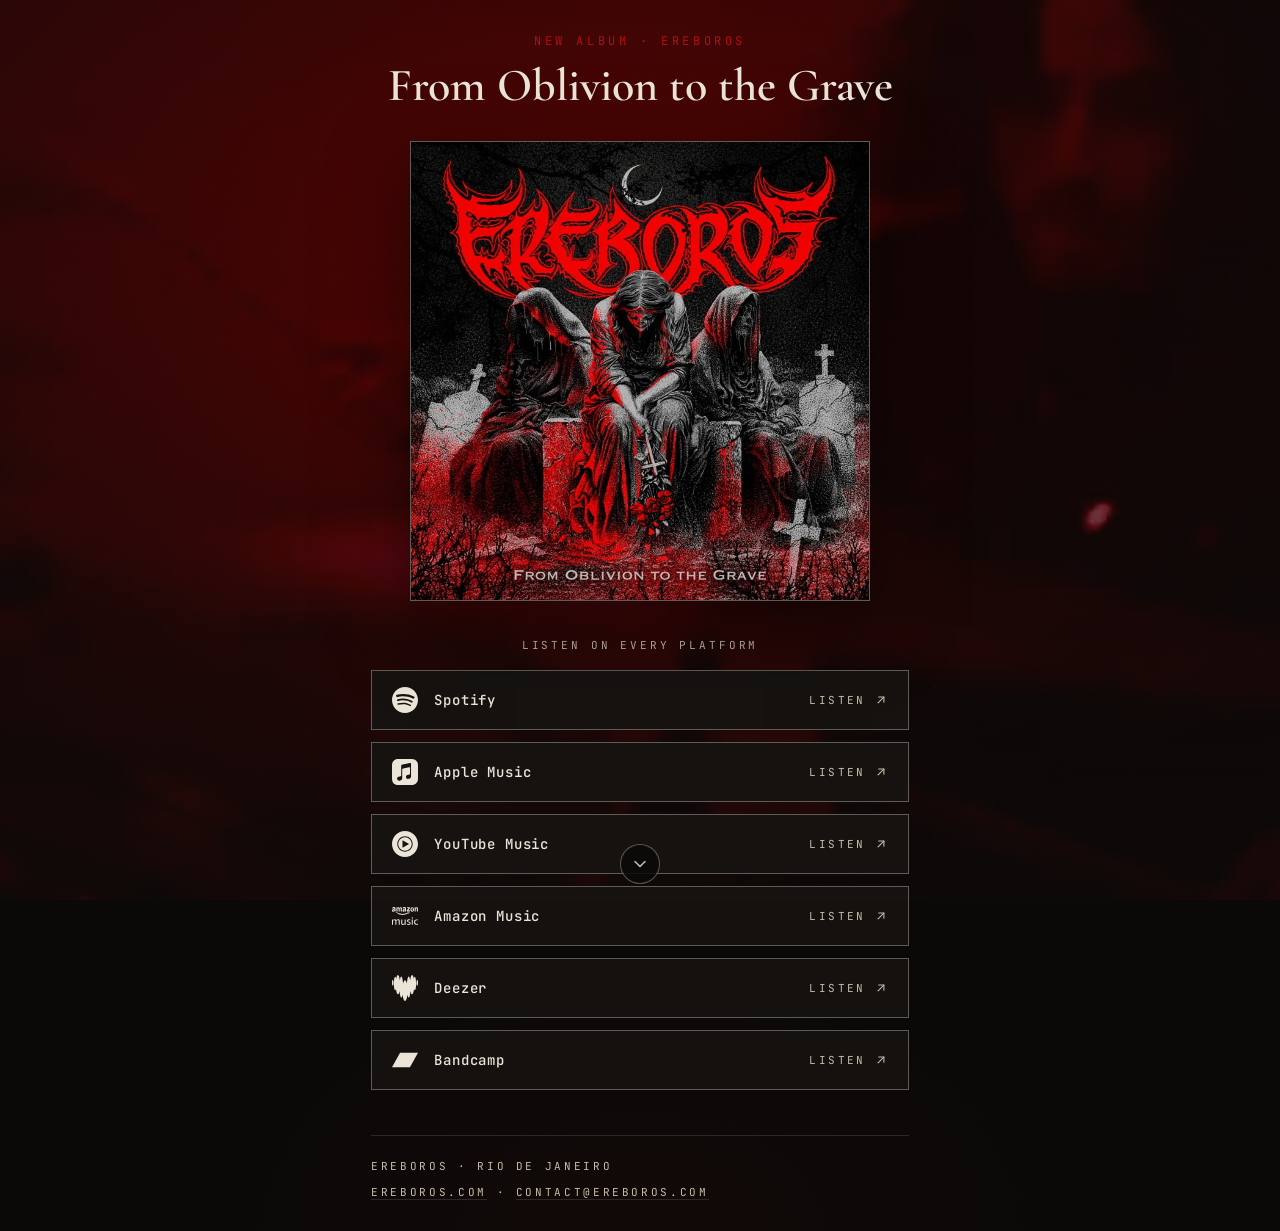
<file: sl/from-oblivion-to-the-grave/index.html>
<!doctype html>
<html lang="en">
<head>
<meta charset="utf-8">
<meta name="viewport" content="width=device-width, initial-scale=1">
<meta name="theme-color" content="#0a0908">
<title>From Oblivion to the Grave — Ereboros</title>
<meta name="description" content="From Oblivion to the Grave, the debut album by Ereboros. Listen on Spotify, Apple Music, YouTube Music, Amazon Music, Deezer and Bandcamp.">
<link rel="canonical" href="https://www.ereboros.com/sl/from-oblivion-to-the-grave/">

<link rel="icon" href="/favicon.ico" sizes="any">
<link rel="icon" type="image/png" sizes="32x32" href="/assets/favicon-emblema-32.png?v=3">
<link rel="icon" type="image/png" sizes="96x96" href="/assets/favicon-emblema-96.png?v=3">
<link rel="apple-touch-icon" href="/assets/apple-touch-icon.png?v=3">

<!-- Open Graph -->
<meta property="og:type" content="music.album">
<meta property="og:site_name" content="Ereboros">
<meta property="og:title" content="Ereboros — From Oblivion to the Grave">
<meta property="og:description" content="From Oblivion to the Grave, the debut album by Ereboros. Listen on Spotify, Apple Music, YouTube Music, Amazon Music, Deezer and Bandcamp.">
<meta property="og:url" content="https://www.ereboros.com/sl/from-oblivion-to-the-grave/">
<meta property="og:image" content="https://www.ereboros.com/assets/from-oblivion-to-the-grave-og.jpg">
<meta property="og:image:width" content="1200">
<meta property="og:image:height" content="630">
<meta property="og:image:alt" content="From Oblivion to the Grave — Ereboros">
<meta property="og:locale" content="en_US">
<meta name="twitter:card" content="summary_large_image">
<meta name="twitter:title" content="Ereboros — From Oblivion to the Grave">
<meta name="twitter:description" content="From Oblivion to the Grave, the debut album by Ereboros. Listen on Spotify, Apple Music, YouTube Music, Amazon Music, Deezer and Bandcamp.">
<meta name="twitter:image" content="https://www.ereboros.com/assets/from-oblivion-to-the-grave-og.jpg">

<!-- JSON-LD: MusicAlbum -->
<script type="application/ld+json">
{
  "@context": "https://schema.org",
  "@type": "MusicAlbum",
  "name": "From Oblivion to the Grave",
  "image": "https://www.ereboros.com/assets/from-oblivion-to-the-grave-og.jpg",
  "datePublished": "2026-10-30",
  "byArtist": { "@type": "MusicGroup", "name": "Ereboros", "url": "https://www.ereboros.com/" }
}
</script>

<link rel="preconnect" href="https://fonts.googleapis.com">
<link rel="preconnect" href="https://fonts.gstatic.com" crossorigin>
<link rel="preload" as="style" href="https://fonts.googleapis.com/css2?family=UnifrakturCook:wght@700&family=Cormorant+Garamond:ital,wght@0,400;0,500;0,600;1,400;1,500&family=JetBrains+Mono:wght@400;500&display=swap" onload="this.onload=null;this.rel='stylesheet'">
<noscript><link rel="stylesheet" href="https://fonts.googleapis.com/css2?family=UnifrakturCook:wght@700&family=Cormorant+Garamond:ital,wght@0,400;0,500;0,600;1,400;1,500&family=JetBrains+Mono:wght@400;500&display=swap"></noscript>

<link rel="preload" as="image" href="/assets/from-oblivion-to-the-grave.webp" type="image/webp" fetchpriority="high">

<!-- Design system do site (tokens, grain, tipografia) -->
<link rel="stylesheet" href="/styles.css?v=43">

<!-- Google tag (gtag.js) -->
<script async src="https://www.googletagmanager.com/gtag/js?id=G-H3N99TLRFJ"></script>
<script>
  window.dataLayer = window.dataLayer || [];
  function gtag(){dataLayer.push(arguments);}
  gtag('js', new Date());
  gtag('config', 'G-H3N99TLRFJ');
</script>

<!-- Meta Pixel -->
<script>
  window.META_PIXEL_ID = "1278514373103982";
  (function () {
    if (!/^\d+$/.test(window.META_PIXEL_ID)) return;
    !function(f,b,e,v,n,t,s){if(f.fbq)return;n=f.fbq=function(){n.callMethod?
      n.callMethod.apply(n,arguments):n.queue.push(arguments)};if(!f._fbq)f._fbq=n;
      n.push=n;n.loaded=!0;n.version='2.0';n.queue=[];t=b.createElement(e);t.async=!0;
      t.src=v;s=b.getElementsByTagName(e)[0];s.parentNode.insertBefore(t,s)}(window,
      document,'script','https://connect.facebook.net/en_US/fbevents.js');
    fbq('init', window.META_PIXEL_ID);
    fbq('track', 'PageView');
  })();
</script>
<noscript><img height="1" width="1" style="display:none" src="https://www.facebook.com/tr?id=1278514373103982&ev=PageView&noscript=1" alt=""></noscript>
<!-- Fim do Meta Pixel -->

<style>
/* ---------- Smartlink (gerado por build-smartlinks.mjs — prefixo .sl-) ---------- */
.sl-shell {
  max-width: 640px; margin: 0 auto; min-height: 100vh;
  padding: 0 var(--gutter);
  display: flex; flex-direction: column;
}

.sl-main { flex: 1; padding: clamp(16px, 3.5vh, 36px) 0 clamp(28px, 5vh, 48px); }

/* Cabeçalho */
.sl-head { text-align: center; margin-bottom: clamp(20px, 3.5vh, 32px); }
.sl-kicker {
  font-family: var(--f-mono); font-size: 12px; letter-spacing: 0.3em;
  text-transform: uppercase; color: var(--oxide-bright); margin: 0 0 12px;
}
.sl-title {
  font-family: var(--f-display); font-weight: 600; color: var(--bone);
  font-size: clamp(28px, 6.2vw, 46px); line-height: 1.04; margin: 0;
}

/* Capa do release */
.sl-cover {
  position: relative; display: block; width: min(100%, 460px);
  margin: 0 auto clamp(24px, 4vh, 38px);
  border: 1px solid var(--rule-strong); background: var(--ink-2);
  box-shadow: 0 26px 70px rgba(0,0,0,.55);
}
.sl-cover img { display: block; width: 100%; height: auto; aspect-ratio: 1 / 1; object-fit: cover; }

/* Placeholder quando o single ainda não tem capa */
.sl-empty {
  width: min(100%, 460px); margin: 0 auto clamp(24px, 4vh, 38px);
  aspect-ratio: 1 / 1; border: 1px solid var(--rule-strong); background: var(--ink-2);
  box-shadow: 0 26px 70px rgba(0,0,0,.55);
  display: grid; place-items: center; align-content: center; gap: 16px; padding: 24px;
}
.sl-empty img { width: 52%; max-width: 220px; height: auto; opacity: .4; }
.sl-empty span {
  font-family: var(--f-mono); font-size: 11px; letter-spacing: 0.26em;
  text-transform: uppercase; color: var(--ash-2);
}

/* Pré-save: CTA em destaque antes do lançamento (some quando os links entram) */
.sl-presave { text-align: center; margin: 0 0 clamp(26px, 4.2vh, 40px); }
.sl-presave-date {
  font-family: var(--f-mono); font-size: 11px; letter-spacing: 0.26em;
  text-transform: uppercase; color: var(--oxide-bright); margin: 0 0 14px;
}
.sl-presave-btn {
  display: flex; align-items: center; justify-content: center; gap: 14px;
  padding: 18px 24px; border: 1px solid var(--oxide); background: var(--oxide);
  color: var(--bone); font-family: var(--f-mono); font-size: 13px;
  letter-spacing: 0.2em; text-transform: uppercase;
  transition: background .2s, border-color .2s, transform .12s;
  animation: sl-pulse 2.6s ease-in-out infinite;
}
.sl-presave-btn:hover {
  background: var(--oxide-bright); border-color: var(--oxide-bright);
  animation-play-state: paused;
}
.sl-presave-btn:active { transform: scale(.99); }
.sl-presave-btn svg { flex: none; width: 22px; height: 22px; display: block; }
.sl-presave-note {
  font-family: var(--f-mono); font-size: 11px; letter-spacing: 0.12em;
  color: var(--ash-2); margin: 12px 0 0;
}
@keyframes sl-pulse {
  0%, 100% { box-shadow: 0 0 0 0 rgba(173, 16, 16, 0); filter: brightness(1); }
  50%      { box-shadow: 0 0 18px 2px rgba(173, 16, 16, .5); filter: brightness(1.1); }
}
@media (prefers-reduced-motion: reduce) { .sl-presave-btn { animation: none; } }

/* Lista de streamings (estilo smartlink: linhas grandes e tocáveis) */
.sl-listen-label {
  font-family: var(--f-mono); font-size: 11px; letter-spacing: 0.26em;
  text-transform: uppercase; color: var(--bone-dim); text-align: center;
  margin: 0 0 16px;
}
.sl-links { display: flex; flex-direction: column; gap: 12px; }
.sl-link {
  display: flex; align-items: center; gap: 16px;
  padding: 16px 20px; border: 1px solid var(--rule-strong); background: var(--ink-2);
  transition: border-color .2s, background .2s, transform .12s;
}
.sl-link:hover { border-color: var(--oxide-bright); background: var(--ink-3); }
.sl-link:active { transform: scale(.99); }
.sl-link .sl-ico { flex: none; width: 26px; height: 26px; display: block; color: var(--bone); }
.sl-link .sl-name {
  font-family: var(--f-mono); font-size: 14px; letter-spacing: 0.06em;
  color: var(--bone); font-weight: 500;
}
.sl-link .sl-go {
  margin-left: auto; display: inline-flex; align-items: center; gap: 8px;
  font-family: var(--f-mono); font-size: 11px; letter-spacing: 0.22em;
  text-transform: uppercase; color: var(--bone-dim); transition: color .2s;
}
.sl-link:hover .sl-go { color: var(--bone); }
.sl-link .sl-go svg { transition: transform .2s; }
.sl-link:hover .sl-go svg { transform: translate(2px, -2px); }

/* Estado "em breve": botão travado, sem link */
.sl-link.is-soon { cursor: default; opacity: .7; border-color: var(--rule); }
.sl-link.is-soon:hover, .sl-link.is-soon:active {
  border-color: var(--rule); background: var(--ink-2); transform: none;
}
.sl-link.is-soon .sl-ico, .sl-link.is-soon .sl-name { color: var(--bone-dim); }
.sl-link.is-soon .sl-go {
  color: var(--ash-2); border: 1px solid var(--rule);
  padding: 3px 11px; border-radius: 999px; letter-spacing: 0.2em;
}

/* Rodapé */
.sl-foot {
  border-top: 1px solid var(--rule); padding: 22px 0 30px;
  display: flex; flex-wrap: wrap; gap: 8px 20px; justify-content: space-between;
}
.sl-foot .meta a { border-bottom: 1px solid var(--rule); }
.sl-foot .meta a:hover { color: var(--bone); border-color: var(--rule-strong); }

/* Indicador de rolagem: só aparece quando há conteúdo abaixo da dobra (ver script) */
.sl-scrolldown {
  position: fixed; left: 50%; bottom: 16px; transform: translateX(-50%);
  z-index: 5; display: grid; place-items: center; width: 40px; height: 40px;
  padding: 0; border: 1px solid var(--rule-strong); border-radius: 999px;
  background: rgba(10,9,8,.6); color: var(--bone-dim); cursor: pointer;
  -webkit-backdrop-filter: blur(3px); backdrop-filter: blur(3px);
  animation: sl-bounce 1.8s ease-in-out infinite;
  transition: opacity .35s, color .2s, border-color .2s;
}
.sl-scrolldown:hover { color: var(--bone); border-color: var(--oxide-bright); }
.sl-scrolldown svg { display: block; width: 20px; height: 20px; }
.sl-scrolldown.is-hidden { opacity: 0; pointer-events: none; }
@keyframes sl-bounce {
  0%, 100% { transform: translate(-50%, 0); }
  50%      { transform: translate(-50%, 5px); }
}
@media (prefers-reduced-motion: reduce) { .sl-scrolldown { animation: none; } }

@media (max-width: 520px) {
  .sl-link .sl-go span { display: none; } /* no mobile deixa só a seta, menos poluído */
  .sl-link { padding: 15px 18px; }
}

/* Fundo em vídeo (bgVideo): corte do clipe atrás do conteúdo */
.sl-bg {
  position: fixed; inset: 0; z-index: 0; overflow: hidden; pointer-events: none;
  background: var(--ink) center / cover no-repeat;
}
.sl-bg video { position: absolute; inset: 0; width: 100%; height: 100%; object-fit: cover; }
/* Vinheta: escurece as bordas e o pé para a capa e os botões seguirem legíveis */
.sl-bg::after {
  content: ""; position: absolute; inset: 0;
  background:
    radial-gradient(ellipse 75% 65% at 50% 38%, transparent 0%, rgba(10,9,8,.7) 100%),
    linear-gradient(to bottom, rgba(10,9,8,.15), rgba(10,9,8,.55));
}
.sl-shell { position: relative; z-index: 1; }
/* Sobre vídeo, o desfoque do botão de rolar seria refeito a cada quadro: fundo sólido */
.sl-scrolldown { -webkit-backdrop-filter: none; backdrop-filter: none; background: rgba(10,9,8,.85); }
</style>
</head>
<body>

<!-- Fundo em vídeo (bgVideo) -->
<div class="sl-bg" data-src="/assets/progenies-loop" aria-hidden="true">
  <video muted autoplay loop playsinline preload="none"></video>
</div>

<div class="sl-shell">

  <main class="sl-main">

    <div class="sl-head">
      <p class="sl-kicker">New album · Ereboros</p>
      <h1 class="sl-title">From Oblivion to the Grave</h1>
    </div>

    <!-- Capa -->
    <div class="sl-cover">
      <img src="/assets/from-oblivion-to-the-grave.webp" alt="From Oblivion to the Grave, cover art of the Ereboros debut album" width="1000" height="1000" fetchpriority="high">
    </div>

    <!-- Streamings -->
    <p class="sl-listen-label">Listen on every platform</p>
    <div class="sl-links">

      <a class="sl-link" href="https://open.spotify.com/album/3m9PPGEcuGQjgwqcho6e8E" target="_blank" rel="noreferrer" data-ga-type="listen" data-ga-item="spotify" data-ga-loc="sl-from-oblivion-to-the-grave">
        <svg class="sl-ico" viewBox="0 0 24 24" fill="currentColor" aria-hidden="true"><path d="M12 0C5.4 0 0 5.4 0 12s5.4 12 12 12 12-5.4 12-12S18.66 0 12 0zm5.521 17.34c-.24.359-.66.48-1.021.24-2.82-1.74-6.36-2.101-10.561-1.141-.418.122-.779-.179-.899-.539-.12-.421.18-.78.54-.9 4.56-1.021 8.52-.6 11.64 1.32.42.18.479.659.301 1.02zm1.44-3.3c-.301.42-.841.6-1.262.3-3.239-1.98-8.159-2.58-11.939-1.38-.479.12-1.02-.12-1.14-.6-.12-.48.12-1.021.6-1.141C9.6 9.9 15 10.561 18.72 12.84c.361.181.54.78.241 1.2zm.12-3.36C15.24 8.4 8.82 8.16 5.16 9.301c-.6.179-1.2-.181-1.38-.721-.18-.601.18-1.2.72-1.381 4.26-1.26 11.28-1.02 15.721 1.621.539.3.719 1.02.419 1.56-.299.421-1.02.599-1.559.3z"/></svg>
        <span class="sl-name">Spotify</span>
        <span class="sl-go"><span>Listen</span><svg viewBox="0 0 24 24" width="14" height="14" fill="none" stroke="currentColor" stroke-width="1.8" stroke-linecap="round" stroke-linejoin="round" aria-hidden="true"><path d="M7 17 17 7"/><path d="M8 7h9v9"/></svg></span>
      </a>

      <a class="sl-link" href="https://music.apple.com/br/album/from-oblivion-to-the-grave/6814663104" target="_blank" rel="noreferrer" data-ga-type="listen" data-ga-item="apple-music" data-ga-loc="sl-from-oblivion-to-the-grave">
        <svg class="sl-ico" viewBox="0 0 24 24" fill="currentColor" aria-hidden="true"><path d="M23.994 6.124a9.23 9.23 0 00-.24-2.19c-.317-1.31-1.062-2.31-2.18-3.043a5.022 5.022 0 00-1.877-.726 10.496 10.496 0 00-1.564-.15c-.04-.003-.083-.01-.124-.013H5.986c-.152.01-.303.017-.455.026-.747.043-1.49.123-2.193.4-1.336.53-2.3 1.452-2.865 2.78-.192.448-.292.925-.363 1.408-.056.392-.088.785-.1 1.18 0 .032-.007.062-.01.093v12.223c.01.14.017.283.027.424.05.815.154 1.624.497 2.373.65 1.42 1.738 2.353 3.234 2.801.42.127.856.187 1.293.228.555.053 1.11.06 1.667.06h11.03a12.5 12.5 0 001.57-.1c.822-.106 1.596-.35 2.295-.81a5.046 5.046 0 001.88-2.207c.186-.42.293-.87.37-1.324.113-.675.138-1.358.137-2.04-.002-3.8 0-7.595-.003-11.393zm-6.423 3.99v5.712c0 .417-.058.827-.244 1.206-.29.59-.76.962-1.388 1.14-.35.1-.706.157-1.07.173-.95.045-1.773-.6-1.943-1.536a1.88 1.88 0 011.038-2.022c.323-.16.67-.25 1.018-.324.378-.082.758-.153 1.134-.24.274-.063.457-.23.51-.516a.904.904 0 00.02-.193c0-1.815 0-3.63-.002-5.443a.725.725 0 00-.026-.185c-.04-.15-.15-.243-.304-.234-.16.01-.318.035-.475.066-.76.15-1.52.303-2.28.456l-2.325.47-1.374.278c-.016.003-.032.01-.048.013-.277.077-.377.203-.39.49-.002.042 0 .086 0 .13-.002 2.602 0 5.204-.003 7.805 0 .42-.047.836-.215 1.227-.278.64-.77 1.04-1.434 1.233-.35.1-.71.16-1.075.172-.96.036-1.755-.6-1.92-1.544-.14-.812.23-1.685 1.154-2.075.357-.15.73-.232 1.108-.31.287-.06.575-.116.86-.177.383-.083.583-.323.6-.714v-.15c0-2.96 0-5.922.002-8.882 0-.123.013-.25.042-.37.07-.285.273-.448.546-.518.255-.066.515-.112.774-.165.733-.15 1.466-.296 2.2-.444l2.27-.46c.67-.134 1.34-.27 2.01-.403.22-.043.442-.088.663-.106.31-.025.523.17.554.482.008.073.012.148.012.223.002 1.91.002 3.822 0 5.732z"/></svg>
        <span class="sl-name">Apple Music</span>
        <span class="sl-go"><span>Listen</span><svg viewBox="0 0 24 24" width="14" height="14" fill="none" stroke="currentColor" stroke-width="1.8" stroke-linecap="round" stroke-linejoin="round" aria-hidden="true"><path d="M7 17 17 7"/><path d="M8 7h9v9"/></svg></span>
      </a>

      <a class="sl-link" href="https://music.youtube.com/playlist?list=OLAK5uy_kz9xsT7itxKDNJKbwZYLgEWAv91CbucLo" target="_blank" rel="noreferrer" data-ga-type="listen" data-ga-item="youtube-music" data-ga-loc="sl-from-oblivion-to-the-grave">
        <svg class="sl-ico" viewBox="0 0 24 24" fill="currentColor" aria-hidden="true"><path d="M12 0C5.376 0 0 5.376 0 12s5.376 12 12 12 12-5.376 12-12S18.624 0 12 0zm0 19.104c-3.924 0-7.104-3.18-7.104-7.104S8.076 4.896 12 4.896s7.104 3.18 7.104 7.104-3.18 7.104-7.104 7.104zm0-13.332c-3.432 0-6.228 2.796-6.228 6.228S8.568 18.228 12 18.228s6.228-2.796 6.228-6.228S15.432 5.772 12 5.772zM9.684 15.54V8.46L15.816 12l-6.132 3.54z"/></svg>
        <span class="sl-name">YouTube Music</span>
        <span class="sl-go"><span>Listen</span><svg viewBox="0 0 24 24" width="14" height="14" fill="none" stroke="currentColor" stroke-width="1.8" stroke-linecap="round" stroke-linejoin="round" aria-hidden="true"><path d="M7 17 17 7"/><path d="M8 7h9v9"/></svg></span>
      </a>

      <a class="sl-link" href="https://music.amazon.com/albums/B0HKLN3R9R" target="_blank" rel="noreferrer" data-ga-type="listen" data-ga-item="amazon-music" data-ga-loc="sl-from-oblivion-to-the-grave">
        <svg class="sl-ico" viewBox="0 0 24 24" fill="currentColor" aria-hidden="true"><path d="M14.8454 9.4083c-1.3907 1.0194-3.405 1.563-5.1424 1.563a9.333 9.333 0 0 1-6.2768-2.3835c-.1313-.117-.0143-.277.1415-.1846a12.693 12.693 0 0 0 6.285 1.6574c1.5384 0 3.2348-.318 4.7917-.9764.2359-.0985.4328.1538.203.324h-.002zm.5784-.6564c-.1784-.2257-1.1753-.1087-1.6225-.0554-.1374.0164-.158-.1026-.0349-.1867.796-.5558 2.0984-.3958 2.2502-.2092.1539.1867-.041 1.4872-.7856 2.1087-.1149.0964-.2236.0451-.1723-.082.1682-.4165.5436-1.3498.3651-1.5754zm-1.5917-4.1702v-.5394c0-.082.0615-.1375.1374-.1375h2.4348c.078 0 .1395.0554.1395.1354v.4636c0 .078-.0656.1805-.1846.3405L15.0997 6.635c.4677-.0102.9641.0595 1.3887.2974.0964.0534.123.1334.1292.2113v.5744c0 .082-.0882.1723-.1784.123a2.8163 2.8163 0 0 0-2.5723.0062c-.0861.0451-.1743-.0451-.1743-.1251v-.5477c0-.0882.002-.238.0902-.3713l1.4626-2.0881h-1.2718c-.078 0-.1415-.0534-.1436-.1354l.002.002zm4.808-.7466c1.0995 0 1.6944.9395 1.6944 2.1333 0 1.1528-.6564 2.0676-1.6943 2.0676-1.079 0-1.6656-.9395-1.6656-2.1087 0-1.1774.5948-2.0922 1.6656-2.0922zm.0062.7713c-.5456 0-.5805.7384-.5805 1.202 0 .4615-.0061 1.4481.5744 1.4481.5743 0 .601-.7958.601-1.282 0-.318-.0144-.6994-.1108-1.001-.082-.2625-.2482-.3671-.4841-.3671zm-6.008 3.3414c-.0493.041-.1395.0451-.1744.0164-.2543-.1949-.4246-.4923-.4246-.4923-.4061.4123-.6954.5374-1.2225.5374-.6215 0-1.1077-.3835-1.1077-1.1486a1.2512 1.2512 0 0 1 .7897-1.2041c.402-.1764.9641-.2072 1.3928-.2564 0 0 .0349-.4615-.0902-.6297a.521.521 0 0 0-.4164-.1908c-.2728 0-.5395.1477-.5928.4328-.0144.082-.0739.1518-.1395.1436L9.945 5.08a.1292.1292 0 0 1-.1108-.1537c.1641-.8657.9498-1.1282 1.6554-1.1282.361 0 .8307.0964 1.1158.3671.359.3344.3262.7795.3262 1.2677v1.1487c0 .3446.1436.4964.279.681.0471.0677.0574.1477-.002.197-.1519.125-.5703.4881-.5703.4881zm-.7467-1.7969v-.16c-.5353 0-1.1015.115-1.1015.7426 0 .318.1662.5333.4513.5333.2051 0 .3938-.1272.5128-.3344.1436-.2564.1374-.4943.1374-.7815zM2.9278 7.948c-.0472.041-.1375.045-.1723.0163-.2544-.1949-.4246-.4923-.4246-.4923-.4082.4123-.6954.5374-1.2226.5374-.6235 0-1.1076-.3835-1.1076-1.1486a1.2512 1.2512 0 0 1 .7897-1.2041c.402-.1764.964-.2072 1.3928-.2564 0 0 .0348-.4615-.0903-.6297a.521.521 0 0 0-.4164-.1908c-.2748 0-.5395.1477-.5928.4328-.0143.082-.0759.1518-.1395.1436L.2345 5.08a.1292.1292 0 0 1-.1087-.1537c.162-.8657.9497-1.1282 1.6553-1.1282.361 0 .8308.0964 1.1159.3671.359.3344.324.7795.324 1.2677v1.1487c0 .3446.1437.4964.279.681.0472.0677.0575.1477-.002.197-.1518.125-.5702.4881-.5702.4881zm-.7446-1.797v-.16c-.5354 0-1.1015.115-1.1015.7426 0 .318.164.5333.4512.5333.2052 0 .3939-.1272.5128-.3344.1436-.2564.1375-.4943.1375-.7815zm2.9127-.3343v2.002a.1379.1379 0 0 1-.1395.1374H4.218a.1374.1374 0 0 1-.1395-.1374v-3.766a.1379.1379 0 0 1 .1395-.1375h.6913a.1374.1374 0 0 1 .1374.1374v.482h.0143c.1805-.4758.519-.6994.9744-.6994.4636 0 .7528.2236.962.6995a1.0523 1.0523 0 0 1 1.0215-.6995c.3118 0 .6502.1272.8574.4143.236.318.1867.7795.1867 1.1857v2.3855c0 .076-.0636.1354-.1436.1354H8.181a.1374.1374 0 0 1-.1334-.1354v-2.004c0-.16.0144-.558-.0205-.7077-.0554-.2564-.2215-.3282-.4369-.3282a.4923.4923 0 0 0-.441.3118c-.076.1908-.0698.5087-.0698.724v2.0041c0 .076-.0635.1354-.1435.1354h-.7385a.1374.1374 0 0 1-.1333-.1354v-2.004c0-.4226.0677-1.042-.4574-1.042-.5334 0-.5128.603-.5128 1.042h.002zm16.8077 2.002a.1374.1374 0 0 1-.1374.1374h-.7405a.1374.1374 0 0 1-.1374-.1374v-3.766a.1374.1374 0 0 1 .1374-.1375h.683c.0821 0 .1396.0636.1396.1067v.5764h.0143c.2051-.517.4964-.7631 1.0092-.7631.3323 0 .6564.119.8636.4451.1928.3036.1928.8123.1928 1.1774V7.837a.1395.1395 0 0 1-.1415.119h-.7426a.1395.1395 0 0 1-.1313-.119V5.552c0-.763-.2933-.7856-.4635-.7856-.197 0-.357.1538-.4246.2953a1.7025 1.7025 0 0 0-.1231.722l.002 2.0349zM.1914 20.0582c-.1271 0-.1907-.0615-.1907-.1907v-4.4491c0-.1272.0636-.1908.1907-.1908H.616c.0616 0 .1129.0144.1477.039.0349.0246.0595.0738.0718.1436l.0575.3035c.6133-.4184 1.2102-.6276 1.7907-.6276.5948 0 .9969.2256 1.2081.6769.6318-.4513 1.2636-.677 1.8954-.677.441 0 .7794.1231 1.0153.3693.236.2502.3549.603.3549 1.0584v3.3538c0 .1271-.0656.1907-.1928.1907h-.5641c-.1272 0-.1928-.0615-.1928-.1907v-3.085c0-.318-.0616-.5539-.1805-.7057-.1231-.1538-.3139-.2297-.5744-.2297-.4677 0-.9353.1436-1.4092.4307a.997.997 0 0 1 .0103.1416v3.448c0 .1272-.0636.1908-.1908.1908H3.297c-.1272 0-.1908-.0615-.1908-.1907v-3.085c0-.318-.0615-.5539-.1825-.7057-.1231-.1538-.3139-.2297-.5744-.2297-.4861 0-.9517.1395-1.399.4205v3.5999c0 .1271-.0615.1907-.1907.1907H.1914zm9.731.1436c-.4533 0-.8-.1272-1.044-.3815-.242-.2544-.3631-.6133-.3631-1.0769v-3.321c0-.1292.0615-.1927.1908-.1927h.564c.1293 0 .1929.0635.1929.1907v3.0215c0 .3425.0656.5948.201.7569.1333.162.3487.242.642.242.4595 0 .923-.1518 1.3887-.4574v-3.565c0-.1272.0615-.1908.1908-.1908h.564c.1293 0 .1929.0636.1929.1908v4.4511c0 .1252-.0636.1887-.1928.1887h-.4103c-.0636 0-.1149-.0123-.1497-.0369-.0349-.0266-.0575-.0738-.0718-.1436l-.0657-.3323c-.5948.437-1.204.6564-1.8297.6564zm5.4399 0c-.5374 0-1.0195-.0882-1.4461-.2666a.3754.3754 0 0 1-.158-.1047c-.0287-.039-.043-.0984-.043-.1805v-.2687c0-.1148.0369-.1723.1148-.1723.0452 0 .1231.0205.238.0575.4225.1333.8615.199 1.3128.199.3138 0 .5517-.0616.7138-.1806.164-.121.244-.2954.244-.523a.4923.4923 0 0 0-.1476-.3734 1.606 1.606 0 0 0-.5415-.285l-.8144-.3037c-.7097-.2605-1.0625-.7056-1.0625-1.3333 0-.4143.16-.7487.484-1.001.3221-.2543.7447-.3815 1.2677-.3815a3.487 3.487 0 0 1 1.2164.2195c.076.0246.1313.0574.1641.0985.0308.041.0472.1025.0472.1846v.2584c0 .1149-.041.1723-.123.1723a.8615.8615 0 0 1-.2216-.0472 3.5495 3.5495 0 0 0-1.0359-.1538c-.6112 0-.919.2072-.919.6195 0 .164.0514.2953.154.3897.1025.0964.3035.201.603.3159l.7466.2872c.3774.1436.6482.318.8144.519.1661.1989.2482.4574.2482.7753 0 .4513-.1682.8102-.5067 1.0769-.3385.2666-.7877.4-1.3497.4v.002zm3.0645-.1436c-.1272 0-.1928-.0615-.1928-.1907v-4.4491c0-.1272.0656-.1908.1928-.1908h.5641c.1272 0 .1928.0636.1928.1908v4.4511c0 .1251-.0656.1887-.1928.1887h-.564zm.2872-5.688c-.1846 0-.3303-.0513-.437-.1559a.558.558 0 0 1-.1579-.4143c0-.1724.0534-.3098.158-.4144a.5907.5907 0 0 1 .4369-.158c.1846 0 .3282.0534.4349.158.1066.1026.1579.242.1579.4144 0 .1702-.0513.3076-.158.4143-.1046.1026-.2502.1559-.4348.1559zm4.002 5.7926c-.7529 0-1.3293-.2133-1.7272-.642-.4-.4307-.599-1.0502-.599-1.8625 0-.8061.2052-1.4318.6175-1.8728.4102-.441.9948-.6625 1.7476-.6625.3446 0 .683.0615 1.0154.1825.0697.0247.119.0554.1477.0944s.043.1026.043.1908v.2564c0 .1271-.041.1907-.123.1907-.0329 0-.082-.0082-.1539-.0287a2.8307 2.8307 0 0 0-.7959-.1128c-.5353 0-.923.1333-1.1589.404s-.3528.6996-.3528 1.2924v.123c0 .5764.119 1.001.359 1.2718.24.2687.6174.404 1.1343.404.2666 0 .5538-.043.8615-.1332.0718-.0206.119-.0288.1436-.0288.082 0 .1251.0636.1251.1908v.2585c0 .082-.0123.1435-.039.1805-.0246.0369-.0759.0718-.1518.1025-.3138.1354-.6769.201-1.0933.201z"/></svg>
        <span class="sl-name">Amazon Music</span>
        <span class="sl-go"><span>Listen</span><svg viewBox="0 0 24 24" width="14" height="14" fill="none" stroke="currentColor" stroke-width="1.8" stroke-linecap="round" stroke-linejoin="round" aria-hidden="true"><path d="M7 17 17 7"/><path d="M8 7h9v9"/></svg></span>
      </a>

      <a class="sl-link" href="https://www.deezer.com/album/1102126822" target="_blank" rel="noreferrer" data-ga-type="listen" data-ga-item="deezer" data-ga-loc="sl-from-oblivion-to-the-grave">
        <svg class="sl-ico" viewBox="0 0 24 24" fill="currentColor" aria-hidden="true"><path d="M.693 10.024c.381 0 .693-1.256.693-2.807 0-1.55-.312-2.807-.693-2.807C.312 4.41 0 5.666 0 7.217s.312 2.808.693 2.808ZM21.038 1.56c-.364 0-.684.805-.91 2.096C19.765 1.446 19.184 0 18.526 0c-.78 0-1.464 2.036-1.784 5-.312-2.158-.788-3.536-1.325-3.536-.745 0-1.386 2.704-1.62 6.472-.442-1.932-1.083-3.145-1.793-3.145s-1.35 1.213-1.793 3.145c-.242-3.76-.874-6.463-1.628-6.463-.537 0-1.013 1.378-1.325 3.535C6.938 2.036 6.262 0 5.474 0c-.658 0-1.247 1.447-1.602 3.665-.217-1.291-.546-2.105-.91-2.105-.675 0-1.221 2.807-1.221 6.272 0 3.466.546 6.273 1.221 6.273.277 0 .537-.476.736-1.273.32 2.928.996 4.938 1.776 4.938.606 0 1.143-1.204 1.507-3.11.251 3.622.875 6.195 1.602 6.195.46 0 .875-1.023 1.187-2.677C10.142 21.6 11 24 12.004 24c1.005 0 1.863-2.4 2.235-5.822.312 1.654.727 2.677 1.186 2.677.728 0 1.352-2.573 1.603-6.195.364 1.906.9 3.11 1.507 3.11.78 0 1.455-2.01 1.775-4.938.208.797.46 1.273.737 1.273.675 0 1.22-2.807 1.22-6.273-.008-3.457-.553-6.272-1.23-6.272ZM23.307 10.024c.381 0 .693-1.256.693-2.807 0-1.55-.312-2.807-.693-2.807-.381 0-.693 1.256-.693 2.807s.312 2.808.693 2.808Z"/></svg>
        <span class="sl-name">Deezer</span>
        <span class="sl-go"><span>Listen</span><svg viewBox="0 0 24 24" width="14" height="14" fill="none" stroke="currentColor" stroke-width="1.8" stroke-linecap="round" stroke-linejoin="round" aria-hidden="true"><path d="M7 17 17 7"/><path d="M8 7h9v9"/></svg></span>
      </a>

      <a class="sl-link" href="https://ereboros.bandcamp.com/album/from-oblivion-to-the-grave" target="_blank" rel="noreferrer" data-ga-type="listen" data-ga-item="bandcamp" data-ga-loc="sl-from-oblivion-to-the-grave">
        <svg class="sl-ico" viewBox="0 0 24 24" fill="currentColor" aria-hidden="true"><path d="M0 18.75l7.437-13.5H24l-7.438 13.5H0z"/></svg>
        <span class="sl-name">Bandcamp</span>
        <span class="sl-go"><span>Listen</span><svg viewBox="0 0 24 24" width="14" height="14" fill="none" stroke="currentColor" stroke-width="1.8" stroke-linecap="round" stroke-linejoin="round" aria-hidden="true"><path d="M7 17 17 7"/><path d="M8 7h9v9"/></svg></span>
      </a>

    </div>

  </main>

  <footer class="sl-foot">
    <span class="meta">Ereboros · Rio de Janeiro</span>
    <span class="meta"><a href="/" data-ga-type="navigate" data-ga-item="home-footer" data-ga-loc="sl-from-oblivion-to-the-grave">ereboros.com</a> · <a href="mailto:contact@ereboros.com">contact@ereboros.com</a></span>
  </footer>

  <button type="button" class="sl-scrolldown is-hidden" aria-label="Rolar para ver as plataformas">
    <svg viewBox="0 0 24 24" fill="none" stroke="currentColor" stroke-width="1.8" stroke-linecap="round" stroke-linejoin="round" aria-hidden="true"><path d="M6 9l6 6 6-6"/></svg>
  </button>

</div>

<script>
// Instrumentação declarativa de cliques: TODO elemento com data-ga-type é rastreado
// nos dois: GA4 ('select_content') e Meta Pixel ('ContentClick' custom). Por cima
// disso, no Meta o clique de conversão (streaming, type="listen", e pré-save,
// type="presave") dispara DOIS eventos padrão com o mesmo significado:
// - Lead: é o histórico desde jul/2026 e a base dos públicos personalizados;
// - ViewContent: é o evento que a campanha do Gallows otimiza. Até 04.09.2026 ele
//   era disparado pelo clique no clipe (que saiu da página); passou para o clique
//   de streaming para a campanha mirar o objetivo certo sem trocar o evento no
//   conjunto de anúncios (trocar reinicia o aprendizado).
// Nada mais dispara evento padrão, de propósito: um alvo mais fácil que o
// streaming faz o algoritmo entregar para quem não vai ouvir.
document.addEventListener("click", function (e) {
  var el = e.target.closest("[data-ga-type]");
  if (!el) return;
  var type = el.getAttribute("data-ga-type");
  var item = el.getAttribute("data-ga-item") || "";
  var loc  = el.getAttribute("data-ga-loc") || "";

  if (typeof gtag === "function") {
    gtag("event", "select_content", { content_type: type, item_id: item, location: loc });
  }
  if (window.fbq && /^\d+$/.test(window.META_PIXEL_ID)) {
    fbq("trackCustom", "ContentClick", { content_type: type, item: item, location: loc });
    if (type === "listen" || type === "presave") {
      var cat = type === "presave" ? "presave" : "streaming";
      fbq("track", "Lead", { content_name: item, content_category: cat });
      fbq("track", "ViewContent", { content_name: item, content_category: cat });
    }
  }
}, true);

// Indicador de rolagem: aparece só se há conteúdo abaixo da dobra; some ao chegar no fim.
// Clicar rola suave até a lista de plataformas (revela os botões no tráfego de ad).
(function () {
  var el = document.querySelector(".sl-scrolldown");
  if (!el) return;
  var links = document.querySelector(".sl-links");
  el.addEventListener("click", function () {
    (links || document.body).scrollIntoView({ behavior: "smooth", block: "start" });
  });
  function update() {
    var scrollable = document.documentElement.scrollHeight - window.innerHeight;
    var nearBottom = window.scrollY >= scrollable - 24;
    el.classList.toggle("is-hidden", scrollable <= 24 || nearBottom);
  }
  window.addEventListener("scroll", update, { passive: true });
  window.addEventListener("resize", update);
  window.addEventListener("load", update);
  update();
})();

// Fundo em vídeo: no celular em pé usa o corte vertical; no resto, o horizontal.
// Só baixa depois do load, e não baixa com economia de dados ou com "reduzir
// movimento" ligado (nesses casos fica o pôster).
(function () {
  var bg = document.querySelector(".sl-bg");
  if (!bg) return;
  var base = bg.getAttribute("data-src") + (matchMedia("(max-aspect-ratio: 3/4)").matches ? "-vertical" : "");
  bg.style.backgroundImage = "url(" + base + ".jpg)";
  var saveData = navigator.connection && navigator.connection.saveData;
  if (saveData || matchMedia("(prefers-reduced-motion: reduce)").matches) return;
  function start() {
    var v = bg.querySelector("video");
    v.src = base + ".mp4";
    var p = v.play();
    if (p && p.catch) p.catch(function () {});
  }
  if (document.readyState === "complete") start();
  else window.addEventListener("load", start);
})();
</script>

</body>
</html>
</file>
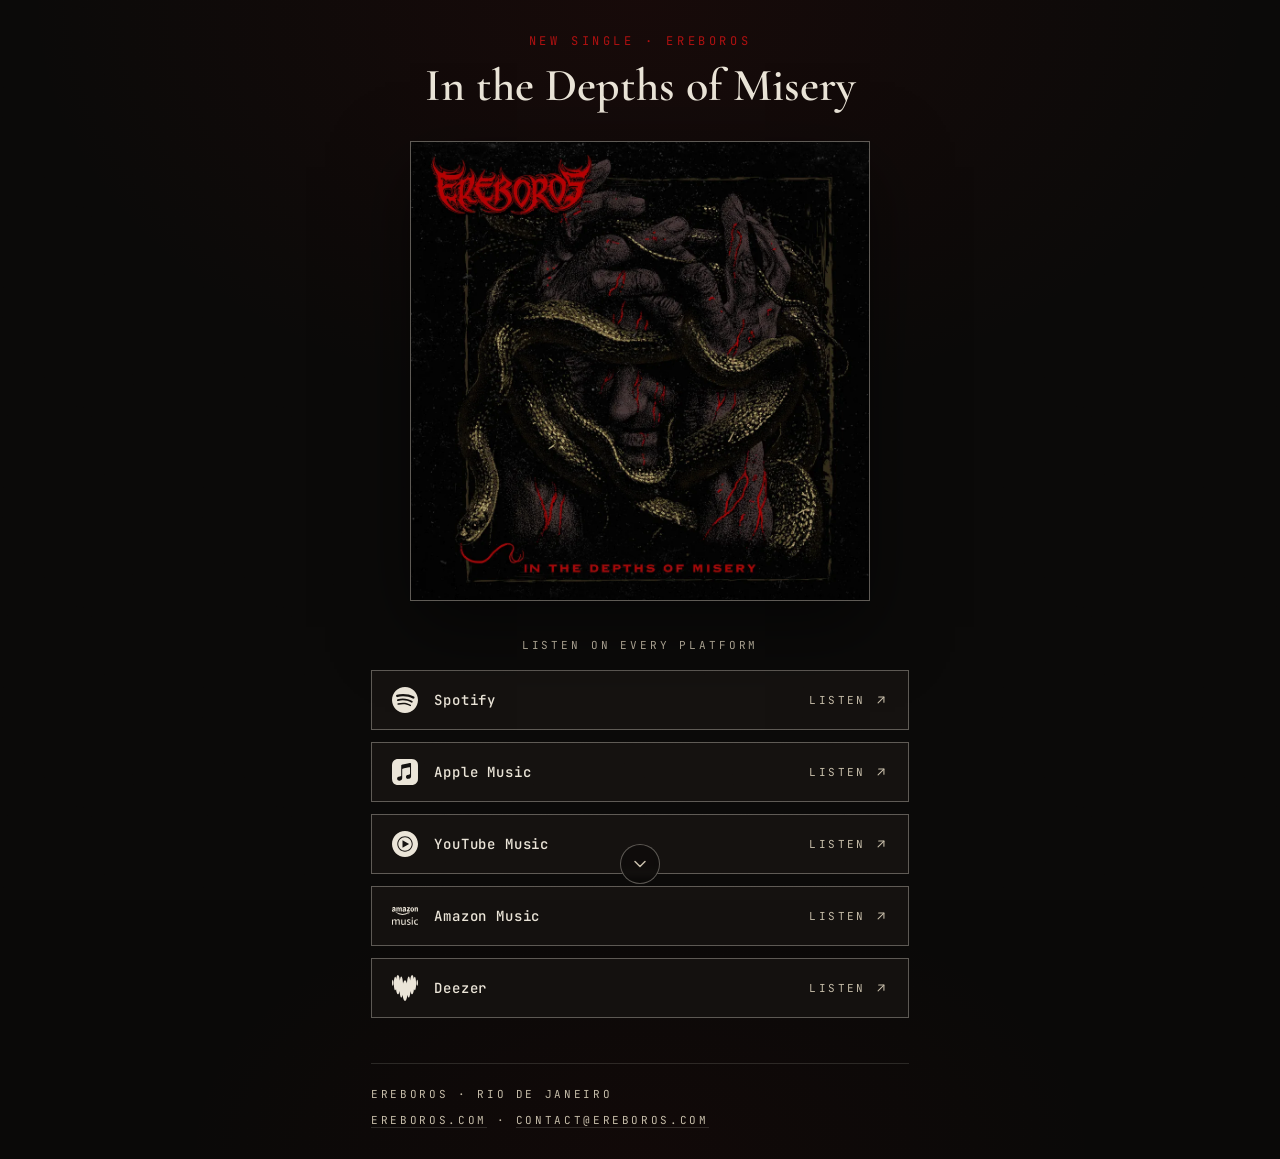
<file: sl/in-the-depths-of-misery/index.html>
<!doctype html>
<html lang="en">
<head>
<meta charset="utf-8">
<meta name="viewport" content="width=device-width, initial-scale=1">
<meta name="theme-color" content="#0a0908">
<title>In the Depths of Misery — Ereboros</title>
<meta name="description" content="In the Depths of Misery, a single by Ereboros. Listen on Spotify, Apple Music, YouTube Music, Amazon Music and Deezer.">
<link rel="canonical" href="https://www.ereboros.com/sl/in-the-depths-of-misery/">

<link rel="icon" href="/favicon.ico" sizes="any">
<link rel="icon" type="image/png" sizes="32x32" href="/assets/favicon-emblema-32.png?v=3">
<link rel="icon" type="image/png" sizes="96x96" href="/assets/favicon-emblema-96.png?v=3">
<link rel="apple-touch-icon" href="/assets/apple-touch-icon.png?v=3">

<!-- Open Graph -->
<meta property="og:type" content="music.song">
<meta property="og:site_name" content="Ereboros">
<meta property="og:title" content="Ereboros — In the Depths of Misery">
<meta property="og:description" content="In the Depths of Misery, a single by Ereboros. Listen on Spotify, Apple Music, YouTube Music, Amazon Music and Deezer.">
<meta property="og:url" content="https://www.ereboros.com/sl/in-the-depths-of-misery/">
<meta property="og:image" content="https://www.ereboros.com/assets/in-the-depths-of-misery-og.jpg">
<meta property="og:image:width" content="1200">
<meta property="og:image:height" content="1200">
<meta property="og:image:alt" content="In the Depths of Misery — Ereboros">
<meta property="og:locale" content="en_US">
<meta name="twitter:card" content="summary_large_image">
<meta name="twitter:title" content="Ereboros — In the Depths of Misery">
<meta name="twitter:description" content="In the Depths of Misery, a single by Ereboros. Listen on Spotify, Apple Music, YouTube Music, Amazon Music and Deezer.">
<meta name="twitter:image" content="https://www.ereboros.com/assets/in-the-depths-of-misery-og.jpg">

<!-- JSON-LD: MusicRecording -->
<script type="application/ld+json">
{
  "@context": "https://schema.org",
  "@type": "MusicRecording",
  "name": "In the Depths of Misery",
  "image": "https://www.ereboros.com/assets/in-the-depths-of-misery-og.jpg",
  "byArtist": { "@type": "MusicGroup", "name": "Ereboros", "url": "https://www.ereboros.com/" }
}
</script>

<link rel="preconnect" href="https://fonts.googleapis.com">
<link rel="preconnect" href="https://fonts.gstatic.com" crossorigin>
<link rel="preload" as="style" href="https://fonts.googleapis.com/css2?family=UnifrakturCook:wght@700&family=Cormorant+Garamond:ital,wght@0,400;0,500;0,600;1,400;1,500&family=JetBrains+Mono:wght@400;500&display=swap" onload="this.onload=null;this.rel='stylesheet'">
<noscript><link rel="stylesheet" href="https://fonts.googleapis.com/css2?family=UnifrakturCook:wght@700&family=Cormorant+Garamond:ital,wght@0,400;0,500;0,600;1,400;1,500&family=JetBrains+Mono:wght@400;500&display=swap"></noscript>

<link rel="preload" as="image" href="/assets/in-the-depths-of-misery.webp" type="image/webp" fetchpriority="high">

<!-- Design system do site (tokens, grain, tipografia) -->
<link rel="stylesheet" href="/styles.css?v=43">

<!-- Google tag (gtag.js) -->
<script async src="https://www.googletagmanager.com/gtag/js?id=G-H3N99TLRFJ"></script>
<script>
  window.dataLayer = window.dataLayer || [];
  function gtag(){dataLayer.push(arguments);}
  gtag('js', new Date());
  gtag('config', 'G-H3N99TLRFJ');
</script>

<!-- Meta Pixel -->
<script>
  window.META_PIXEL_ID = "1278514373103982";
  (function () {
    if (!/^\d+$/.test(window.META_PIXEL_ID)) return;
    !function(f,b,e,v,n,t,s){if(f.fbq)return;n=f.fbq=function(){n.callMethod?
      n.callMethod.apply(n,arguments):n.queue.push(arguments)};if(!f._fbq)f._fbq=n;
      n.push=n;n.loaded=!0;n.version='2.0';n.queue=[];t=b.createElement(e);t.async=!0;
      t.src=v;s=b.getElementsByTagName(e)[0];s.parentNode.insertBefore(t,s)}(window,
      document,'script','https://connect.facebook.net/en_US/fbevents.js');
    fbq('init', window.META_PIXEL_ID);
    fbq('track', 'PageView');
  })();
</script>
<noscript><img height="1" width="1" style="display:none" src="https://www.facebook.com/tr?id=1278514373103982&ev=PageView&noscript=1" alt=""></noscript>
<!-- Fim do Meta Pixel -->

<style>
/* ---------- Smartlink (gerado por build-smartlinks.mjs — prefixo .sl-) ---------- */
.sl-shell {
  max-width: 640px; margin: 0 auto; min-height: 100vh;
  padding: 0 var(--gutter);
  display: flex; flex-direction: column;
}

.sl-main { flex: 1; padding: clamp(16px, 3.5vh, 36px) 0 clamp(28px, 5vh, 48px); }

/* Cabeçalho */
.sl-head { text-align: center; margin-bottom: clamp(20px, 3.5vh, 32px); }
.sl-kicker {
  font-family: var(--f-mono); font-size: 12px; letter-spacing: 0.3em;
  text-transform: uppercase; color: var(--oxide-bright); margin: 0 0 12px;
}
.sl-title {
  font-family: var(--f-display); font-weight: 600; color: var(--bone);
  font-size: clamp(28px, 6.2vw, 46px); line-height: 1.04; margin: 0;
}

/* Capa do release */
.sl-cover {
  position: relative; display: block; width: min(100%, 460px);
  margin: 0 auto clamp(24px, 4vh, 38px);
  border: 1px solid var(--rule-strong); background: var(--ink-2);
  box-shadow: 0 26px 70px rgba(0,0,0,.55);
}
.sl-cover img { display: block; width: 100%; height: auto; aspect-ratio: 1 / 1; object-fit: cover; }

/* Placeholder quando o single ainda não tem capa */
.sl-empty {
  width: min(100%, 460px); margin: 0 auto clamp(24px, 4vh, 38px);
  aspect-ratio: 1 / 1; border: 1px solid var(--rule-strong); background: var(--ink-2);
  box-shadow: 0 26px 70px rgba(0,0,0,.55);
  display: grid; place-items: center; align-content: center; gap: 16px; padding: 24px;
}
.sl-empty img { width: 52%; max-width: 220px; height: auto; opacity: .4; }
.sl-empty span {
  font-family: var(--f-mono); font-size: 11px; letter-spacing: 0.26em;
  text-transform: uppercase; color: var(--ash-2);
}

/* Pré-save: CTA em destaque antes do lançamento (some quando os links entram) */
.sl-presave { text-align: center; margin: 0 0 clamp(26px, 4.2vh, 40px); }
.sl-presave-date {
  font-family: var(--f-mono); font-size: 11px; letter-spacing: 0.26em;
  text-transform: uppercase; color: var(--oxide-bright); margin: 0 0 14px;
}
.sl-presave-btn {
  display: flex; align-items: center; justify-content: center; gap: 14px;
  padding: 18px 24px; border: 1px solid var(--oxide); background: var(--oxide);
  color: var(--bone); font-family: var(--f-mono); font-size: 13px;
  letter-spacing: 0.2em; text-transform: uppercase;
  transition: background .2s, border-color .2s, transform .12s;
  animation: sl-pulse 2.6s ease-in-out infinite;
}
.sl-presave-btn:hover {
  background: var(--oxide-bright); border-color: var(--oxide-bright);
  animation-play-state: paused;
}
.sl-presave-btn:active { transform: scale(.99); }
.sl-presave-btn svg { flex: none; width: 22px; height: 22px; display: block; }
.sl-presave-note {
  font-family: var(--f-mono); font-size: 11px; letter-spacing: 0.12em;
  color: var(--ash-2); margin: 12px 0 0;
}
@keyframes sl-pulse {
  0%, 100% { box-shadow: 0 0 0 0 rgba(173, 16, 16, 0); filter: brightness(1); }
  50%      { box-shadow: 0 0 18px 2px rgba(173, 16, 16, .5); filter: brightness(1.1); }
}
@media (prefers-reduced-motion: reduce) { .sl-presave-btn { animation: none; } }

/* Lista de streamings (estilo smartlink: linhas grandes e tocáveis) */
.sl-listen-label {
  font-family: var(--f-mono); font-size: 11px; letter-spacing: 0.26em;
  text-transform: uppercase; color: var(--bone-dim); text-align: center;
  margin: 0 0 16px;
}
.sl-links { display: flex; flex-direction: column; gap: 12px; }
.sl-link {
  display: flex; align-items: center; gap: 16px;
  padding: 16px 20px; border: 1px solid var(--rule-strong); background: var(--ink-2);
  transition: border-color .2s, background .2s, transform .12s;
}
.sl-link:hover { border-color: var(--oxide-bright); background: var(--ink-3); }
.sl-link:active { transform: scale(.99); }
.sl-link .sl-ico { flex: none; width: 26px; height: 26px; display: block; color: var(--bone); }
.sl-link .sl-name {
  font-family: var(--f-mono); font-size: 14px; letter-spacing: 0.06em;
  color: var(--bone); font-weight: 500;
}
.sl-link .sl-go {
  margin-left: auto; display: inline-flex; align-items: center; gap: 8px;
  font-family: var(--f-mono); font-size: 11px; letter-spacing: 0.22em;
  text-transform: uppercase; color: var(--bone-dim); transition: color .2s;
}
.sl-link:hover .sl-go { color: var(--bone); }
.sl-link .sl-go svg { transition: transform .2s; }
.sl-link:hover .sl-go svg { transform: translate(2px, -2px); }

/* Estado "em breve": botão travado, sem link */
.sl-link.is-soon { cursor: default; opacity: .7; border-color: var(--rule); }
.sl-link.is-soon:hover, .sl-link.is-soon:active {
  border-color: var(--rule); background: var(--ink-2); transform: none;
}
.sl-link.is-soon .sl-ico, .sl-link.is-soon .sl-name { color: var(--bone-dim); }
.sl-link.is-soon .sl-go {
  color: var(--ash-2); border: 1px solid var(--rule);
  padding: 3px 11px; border-radius: 999px; letter-spacing: 0.2em;
}

/* Rodapé */
.sl-foot {
  border-top: 1px solid var(--rule); padding: 22px 0 30px;
  display: flex; flex-wrap: wrap; gap: 8px 20px; justify-content: space-between;
}
.sl-foot .meta a { border-bottom: 1px solid var(--rule); }
.sl-foot .meta a:hover { color: var(--bone); border-color: var(--rule-strong); }

/* Indicador de rolagem: só aparece quando há conteúdo abaixo da dobra (ver script) */
.sl-scrolldown {
  position: fixed; left: 50%; bottom: 16px; transform: translateX(-50%);
  z-index: 5; display: grid; place-items: center; width: 40px; height: 40px;
  padding: 0; border: 1px solid var(--rule-strong); border-radius: 999px;
  background: rgba(10,9,8,.6); color: var(--bone-dim); cursor: pointer;
  -webkit-backdrop-filter: blur(3px); backdrop-filter: blur(3px);
  animation: sl-bounce 1.8s ease-in-out infinite;
  transition: opacity .35s, color .2s, border-color .2s;
}
.sl-scrolldown:hover { color: var(--bone); border-color: var(--oxide-bright); }
.sl-scrolldown svg { display: block; width: 20px; height: 20px; }
.sl-scrolldown.is-hidden { opacity: 0; pointer-events: none; }
@keyframes sl-bounce {
  0%, 100% { transform: translate(-50%, 0); }
  50%      { transform: translate(-50%, 5px); }
}
@media (prefers-reduced-motion: reduce) { .sl-scrolldown { animation: none; } }

@media (max-width: 520px) {
  .sl-link .sl-go span { display: none; } /* no mobile deixa só a seta, menos poluído */
  .sl-link { padding: 15px 18px; }
}
</style>
</head>
<body>

<div class="sl-shell">

  <main class="sl-main">

    <div class="sl-head">
      <p class="sl-kicker">New single · Ereboros</p>
      <h1 class="sl-title">In the Depths of Misery</h1>
    </div>

    <!-- Capa -->
    <div class="sl-cover">
      <img src="/assets/in-the-depths-of-misery.webp" alt="In the Depths of Misery — cover art of the Ereboros single" width="1000" height="1000" fetchpriority="high">
    </div>

    <!-- Streamings -->
    <p class="sl-listen-label">Listen on every platform</p>
    <div class="sl-links">

      <a class="sl-link" href="https://open.spotify.com/album/7tH62Q7NAncEgTADsWFy0W" target="_blank" rel="noreferrer" data-ga-type="listen" data-ga-item="spotify" data-ga-loc="sl-in-the-depths-of-misery">
        <svg class="sl-ico" viewBox="0 0 24 24" fill="currentColor" aria-hidden="true"><path d="M12 0C5.4 0 0 5.4 0 12s5.4 12 12 12 12-5.4 12-12S18.66 0 12 0zm5.521 17.34c-.24.359-.66.48-1.021.24-2.82-1.74-6.36-2.101-10.561-1.141-.418.122-.779-.179-.899-.539-.12-.421.18-.78.54-.9 4.56-1.021 8.52-.6 11.64 1.32.42.18.479.659.301 1.02zm1.44-3.3c-.301.42-.841.6-1.262.3-3.239-1.98-8.159-2.58-11.939-1.38-.479.12-1.02-.12-1.14-.6-.12-.48.12-1.021.6-1.141C9.6 9.9 15 10.561 18.72 12.84c.361.181.54.78.241 1.2zm.12-3.36C15.24 8.4 8.82 8.16 5.16 9.301c-.6.179-1.2-.181-1.38-.721-.18-.601.18-1.2.72-1.381 4.26-1.26 11.28-1.02 15.721 1.621.539.3.719 1.02.419 1.56-.299.421-1.02.599-1.559.3z"/></svg>
        <span class="sl-name">Spotify</span>
        <span class="sl-go"><span>Listen</span><svg viewBox="0 0 24 24" width="14" height="14" fill="none" stroke="currentColor" stroke-width="1.8" stroke-linecap="round" stroke-linejoin="round" aria-hidden="true"><path d="M7 17 17 7"/><path d="M8 7h9v9"/></svg></span>
      </a>

      <a class="sl-link" href="https://music.apple.com/us/album/in-the-depths-of-misery-single/6774738103" target="_blank" rel="noreferrer" data-ga-type="listen" data-ga-item="apple-music" data-ga-loc="sl-in-the-depths-of-misery">
        <svg class="sl-ico" viewBox="0 0 24 24" fill="currentColor" aria-hidden="true"><path d="M23.994 6.124a9.23 9.23 0 00-.24-2.19c-.317-1.31-1.062-2.31-2.18-3.043a5.022 5.022 0 00-1.877-.726 10.496 10.496 0 00-1.564-.15c-.04-.003-.083-.01-.124-.013H5.986c-.152.01-.303.017-.455.026-.747.043-1.49.123-2.193.4-1.336.53-2.3 1.452-2.865 2.78-.192.448-.292.925-.363 1.408-.056.392-.088.785-.1 1.18 0 .032-.007.062-.01.093v12.223c.01.14.017.283.027.424.05.815.154 1.624.497 2.373.65 1.42 1.738 2.353 3.234 2.801.42.127.856.187 1.293.228.555.053 1.11.06 1.667.06h11.03a12.5 12.5 0 001.57-.1c.822-.106 1.596-.35 2.295-.81a5.046 5.046 0 001.88-2.207c.186-.42.293-.87.37-1.324.113-.675.138-1.358.137-2.04-.002-3.8 0-7.595-.003-11.393zm-6.423 3.99v5.712c0 .417-.058.827-.244 1.206-.29.59-.76.962-1.388 1.14-.35.1-.706.157-1.07.173-.95.045-1.773-.6-1.943-1.536a1.88 1.88 0 011.038-2.022c.323-.16.67-.25 1.018-.324.378-.082.758-.153 1.134-.24.274-.063.457-.23.51-.516a.904.904 0 00.02-.193c0-1.815 0-3.63-.002-5.443a.725.725 0 00-.026-.185c-.04-.15-.15-.243-.304-.234-.16.01-.318.035-.475.066-.76.15-1.52.303-2.28.456l-2.325.47-1.374.278c-.016.003-.032.01-.048.013-.277.077-.377.203-.39.49-.002.042 0 .086 0 .13-.002 2.602 0 5.204-.003 7.805 0 .42-.047.836-.215 1.227-.278.64-.77 1.04-1.434 1.233-.35.1-.71.16-1.075.172-.96.036-1.755-.6-1.92-1.544-.14-.812.23-1.685 1.154-2.075.357-.15.73-.232 1.108-.31.287-.06.575-.116.86-.177.383-.083.583-.323.6-.714v-.15c0-2.96 0-5.922.002-8.882 0-.123.013-.25.042-.37.07-.285.273-.448.546-.518.255-.066.515-.112.774-.165.733-.15 1.466-.296 2.2-.444l2.27-.46c.67-.134 1.34-.27 2.01-.403.22-.043.442-.088.663-.106.31-.025.523.17.554.482.008.073.012.148.012.223.002 1.91.002 3.822 0 5.732z"/></svg>
        <span class="sl-name">Apple Music</span>
        <span class="sl-go"><span>Listen</span><svg viewBox="0 0 24 24" width="14" height="14" fill="none" stroke="currentColor" stroke-width="1.8" stroke-linecap="round" stroke-linejoin="round" aria-hidden="true"><path d="M7 17 17 7"/><path d="M8 7h9v9"/></svg></span>
      </a>

      <a class="sl-link" href="https://music.youtube.com/watch?v=N_Q1oaQUVsg" target="_blank" rel="noreferrer" data-ga-type="listen" data-ga-item="youtube-music" data-ga-loc="sl-in-the-depths-of-misery">
        <svg class="sl-ico" viewBox="0 0 24 24" fill="currentColor" aria-hidden="true"><path d="M12 0C5.376 0 0 5.376 0 12s5.376 12 12 12 12-5.376 12-12S18.624 0 12 0zm0 19.104c-3.924 0-7.104-3.18-7.104-7.104S8.076 4.896 12 4.896s7.104 3.18 7.104 7.104-3.18 7.104-7.104 7.104zm0-13.332c-3.432 0-6.228 2.796-6.228 6.228S8.568 18.228 12 18.228s6.228-2.796 6.228-6.228S15.432 5.772 12 5.772zM9.684 15.54V8.46L15.816 12l-6.132 3.54z"/></svg>
        <span class="sl-name">YouTube Music</span>
        <span class="sl-go"><span>Listen</span><svg viewBox="0 0 24 24" width="14" height="14" fill="none" stroke="currentColor" stroke-width="1.8" stroke-linecap="round" stroke-linejoin="round" aria-hidden="true"><path d="M7 17 17 7"/><path d="M8 7h9v9"/></svg></span>
      </a>

      <a class="sl-link" href="https://music.amazon.com/tracks/B0H3CHRS2C" target="_blank" rel="noreferrer" data-ga-type="listen" data-ga-item="amazon-music" data-ga-loc="sl-in-the-depths-of-misery">
        <svg class="sl-ico" viewBox="0 0 24 24" fill="currentColor" aria-hidden="true"><path d="M14.8454 9.4083c-1.3907 1.0194-3.405 1.563-5.1424 1.563a9.333 9.333 0 0 1-6.2768-2.3835c-.1313-.117-.0143-.277.1415-.1846a12.693 12.693 0 0 0 6.285 1.6574c1.5384 0 3.2348-.318 4.7917-.9764.2359-.0985.4328.1538.203.324h-.002zm.5784-.6564c-.1784-.2257-1.1753-.1087-1.6225-.0554-.1374.0164-.158-.1026-.0349-.1867.796-.5558 2.0984-.3958 2.2502-.2092.1539.1867-.041 1.4872-.7856 2.1087-.1149.0964-.2236.0451-.1723-.082.1682-.4165.5436-1.3498.3651-1.5754zm-1.5917-4.1702v-.5394c0-.082.0615-.1375.1374-.1375h2.4348c.078 0 .1395.0554.1395.1354v.4636c0 .078-.0656.1805-.1846.3405L15.0997 6.635c.4677-.0102.9641.0595 1.3887.2974.0964.0534.123.1334.1292.2113v.5744c0 .082-.0882.1723-.1784.123a2.8163 2.8163 0 0 0-2.5723.0062c-.0861.0451-.1743-.0451-.1743-.1251v-.5477c0-.0882.002-.238.0902-.3713l1.4626-2.0881h-1.2718c-.078 0-.1415-.0534-.1436-.1354l.002.002zm4.808-.7466c1.0995 0 1.6944.9395 1.6944 2.1333 0 1.1528-.6564 2.0676-1.6943 2.0676-1.079 0-1.6656-.9395-1.6656-2.1087 0-1.1774.5948-2.0922 1.6656-2.0922zm.0062.7713c-.5456 0-.5805.7384-.5805 1.202 0 .4615-.0061 1.4481.5744 1.4481.5743 0 .601-.7958.601-1.282 0-.318-.0144-.6994-.1108-1.001-.082-.2625-.2482-.3671-.4841-.3671zm-6.008 3.3414c-.0493.041-.1395.0451-.1744.0164-.2543-.1949-.4246-.4923-.4246-.4923-.4061.4123-.6954.5374-1.2225.5374-.6215 0-1.1077-.3835-1.1077-1.1486a1.2512 1.2512 0 0 1 .7897-1.2041c.402-.1764.9641-.2072 1.3928-.2564 0 0 .0349-.4615-.0902-.6297a.521.521 0 0 0-.4164-.1908c-.2728 0-.5395.1477-.5928.4328-.0144.082-.0739.1518-.1395.1436L9.945 5.08a.1292.1292 0 0 1-.1108-.1537c.1641-.8657.9498-1.1282 1.6554-1.1282.361 0 .8307.0964 1.1158.3671.359.3344.3262.7795.3262 1.2677v1.1487c0 .3446.1436.4964.279.681.0471.0677.0574.1477-.002.197-.1519.125-.5703.4881-.5703.4881zm-.7467-1.7969v-.16c-.5353 0-1.1015.115-1.1015.7426 0 .318.1662.5333.4513.5333.2051 0 .3938-.1272.5128-.3344.1436-.2564.1374-.4943.1374-.7815zM2.9278 7.948c-.0472.041-.1375.045-.1723.0163-.2544-.1949-.4246-.4923-.4246-.4923-.4082.4123-.6954.5374-1.2226.5374-.6235 0-1.1076-.3835-1.1076-1.1486a1.2512 1.2512 0 0 1 .7897-1.2041c.402-.1764.964-.2072 1.3928-.2564 0 0 .0348-.4615-.0903-.6297a.521.521 0 0 0-.4164-.1908c-.2748 0-.5395.1477-.5928.4328-.0143.082-.0759.1518-.1395.1436L.2345 5.08a.1292.1292 0 0 1-.1087-.1537c.162-.8657.9497-1.1282 1.6553-1.1282.361 0 .8308.0964 1.1159.3671.359.3344.324.7795.324 1.2677v1.1487c0 .3446.1437.4964.279.681.0472.0677.0575.1477-.002.197-.1518.125-.5702.4881-.5702.4881zm-.7446-1.797v-.16c-.5354 0-1.1015.115-1.1015.7426 0 .318.164.5333.4512.5333.2052 0 .3939-.1272.5128-.3344.1436-.2564.1375-.4943.1375-.7815zm2.9127-.3343v2.002a.1379.1379 0 0 1-.1395.1374H4.218a.1374.1374 0 0 1-.1395-.1374v-3.766a.1379.1379 0 0 1 .1395-.1375h.6913a.1374.1374 0 0 1 .1374.1374v.482h.0143c.1805-.4758.519-.6994.9744-.6994.4636 0 .7528.2236.962.6995a1.0523 1.0523 0 0 1 1.0215-.6995c.3118 0 .6502.1272.8574.4143.236.318.1867.7795.1867 1.1857v2.3855c0 .076-.0636.1354-.1436.1354H8.181a.1374.1374 0 0 1-.1334-.1354v-2.004c0-.16.0144-.558-.0205-.7077-.0554-.2564-.2215-.3282-.4369-.3282a.4923.4923 0 0 0-.441.3118c-.076.1908-.0698.5087-.0698.724v2.0041c0 .076-.0635.1354-.1435.1354h-.7385a.1374.1374 0 0 1-.1333-.1354v-2.004c0-.4226.0677-1.042-.4574-1.042-.5334 0-.5128.603-.5128 1.042h.002zm16.8077 2.002a.1374.1374 0 0 1-.1374.1374h-.7405a.1374.1374 0 0 1-.1374-.1374v-3.766a.1374.1374 0 0 1 .1374-.1375h.683c.0821 0 .1396.0636.1396.1067v.5764h.0143c.2051-.517.4964-.7631 1.0092-.7631.3323 0 .6564.119.8636.4451.1928.3036.1928.8123.1928 1.1774V7.837a.1395.1395 0 0 1-.1415.119h-.7426a.1395.1395 0 0 1-.1313-.119V5.552c0-.763-.2933-.7856-.4635-.7856-.197 0-.357.1538-.4246.2953a1.7025 1.7025 0 0 0-.1231.722l.002 2.0349zM.1914 20.0582c-.1271 0-.1907-.0615-.1907-.1907v-4.4491c0-.1272.0636-.1908.1907-.1908H.616c.0616 0 .1129.0144.1477.039.0349.0246.0595.0738.0718.1436l.0575.3035c.6133-.4184 1.2102-.6276 1.7907-.6276.5948 0 .9969.2256 1.2081.6769.6318-.4513 1.2636-.677 1.8954-.677.441 0 .7794.1231 1.0153.3693.236.2502.3549.603.3549 1.0584v3.3538c0 .1271-.0656.1907-.1928.1907h-.5641c-.1272 0-.1928-.0615-.1928-.1907v-3.085c0-.318-.0616-.5539-.1805-.7057-.1231-.1538-.3139-.2297-.5744-.2297-.4677 0-.9353.1436-1.4092.4307a.997.997 0 0 1 .0103.1416v3.448c0 .1272-.0636.1908-.1908.1908H3.297c-.1272 0-.1908-.0615-.1908-.1907v-3.085c0-.318-.0615-.5539-.1825-.7057-.1231-.1538-.3139-.2297-.5744-.2297-.4861 0-.9517.1395-1.399.4205v3.5999c0 .1271-.0615.1907-.1907.1907H.1914zm9.731.1436c-.4533 0-.8-.1272-1.044-.3815-.242-.2544-.3631-.6133-.3631-1.0769v-3.321c0-.1292.0615-.1927.1908-.1927h.564c.1293 0 .1929.0635.1929.1907v3.0215c0 .3425.0656.5948.201.7569.1333.162.3487.242.642.242.4595 0 .923-.1518 1.3887-.4574v-3.565c0-.1272.0615-.1908.1908-.1908h.564c.1293 0 .1929.0636.1929.1908v4.4511c0 .1252-.0636.1887-.1928.1887h-.4103c-.0636 0-.1149-.0123-.1497-.0369-.0349-.0266-.0575-.0738-.0718-.1436l-.0657-.3323c-.5948.437-1.204.6564-1.8297.6564zm5.4399 0c-.5374 0-1.0195-.0882-1.4461-.2666a.3754.3754 0 0 1-.158-.1047c-.0287-.039-.043-.0984-.043-.1805v-.2687c0-.1148.0369-.1723.1148-.1723.0452 0 .1231.0205.238.0575.4225.1333.8615.199 1.3128.199.3138 0 .5517-.0616.7138-.1806.164-.121.244-.2954.244-.523a.4923.4923 0 0 0-.1476-.3734 1.606 1.606 0 0 0-.5415-.285l-.8144-.3037c-.7097-.2605-1.0625-.7056-1.0625-1.3333 0-.4143.16-.7487.484-1.001.3221-.2543.7447-.3815 1.2677-.3815a3.487 3.487 0 0 1 1.2164.2195c.076.0246.1313.0574.1641.0985.0308.041.0472.1025.0472.1846v.2584c0 .1149-.041.1723-.123.1723a.8615.8615 0 0 1-.2216-.0472 3.5495 3.5495 0 0 0-1.0359-.1538c-.6112 0-.919.2072-.919.6195 0 .164.0514.2953.154.3897.1025.0964.3035.201.603.3159l.7466.2872c.3774.1436.6482.318.8144.519.1661.1989.2482.4574.2482.7753 0 .4513-.1682.8102-.5067 1.0769-.3385.2666-.7877.4-1.3497.4v.002zm3.0645-.1436c-.1272 0-.1928-.0615-.1928-.1907v-4.4491c0-.1272.0656-.1908.1928-.1908h.5641c.1272 0 .1928.0636.1928.1908v4.4511c0 .1251-.0656.1887-.1928.1887h-.564zm.2872-5.688c-.1846 0-.3303-.0513-.437-.1559a.558.558 0 0 1-.1579-.4143c0-.1724.0534-.3098.158-.4144a.5907.5907 0 0 1 .4369-.158c.1846 0 .3282.0534.4349.158.1066.1026.1579.242.1579.4144 0 .1702-.0513.3076-.158.4143-.1046.1026-.2502.1559-.4348.1559zm4.002 5.7926c-.7529 0-1.3293-.2133-1.7272-.642-.4-.4307-.599-1.0502-.599-1.8625 0-.8061.2052-1.4318.6175-1.8728.4102-.441.9948-.6625 1.7476-.6625.3446 0 .683.0615 1.0154.1825.0697.0247.119.0554.1477.0944s.043.1026.043.1908v.2564c0 .1271-.041.1907-.123.1907-.0329 0-.082-.0082-.1539-.0287a2.8307 2.8307 0 0 0-.7959-.1128c-.5353 0-.923.1333-1.1589.404s-.3528.6996-.3528 1.2924v.123c0 .5764.119 1.001.359 1.2718.24.2687.6174.404 1.1343.404.2666 0 .5538-.043.8615-.1332.0718-.0206.119-.0288.1436-.0288.082 0 .1251.0636.1251.1908v.2585c0 .082-.0123.1435-.039.1805-.0246.0369-.0759.0718-.1518.1025-.3138.1354-.6769.201-1.0933.201z"/></svg>
        <span class="sl-name">Amazon Music</span>
        <span class="sl-go"><span>Listen</span><svg viewBox="0 0 24 24" width="14" height="14" fill="none" stroke="currentColor" stroke-width="1.8" stroke-linecap="round" stroke-linejoin="round" aria-hidden="true"><path d="M7 17 17 7"/><path d="M8 7h9v9"/></svg></span>
      </a>

      <a class="sl-link" href="https://www.deezer.com/album/994318011" target="_blank" rel="noreferrer" data-ga-type="listen" data-ga-item="deezer" data-ga-loc="sl-in-the-depths-of-misery">
        <svg class="sl-ico" viewBox="0 0 24 24" fill="currentColor" aria-hidden="true"><path d="M.693 10.024c.381 0 .693-1.256.693-2.807 0-1.55-.312-2.807-.693-2.807C.312 4.41 0 5.666 0 7.217s.312 2.808.693 2.808ZM21.038 1.56c-.364 0-.684.805-.91 2.096C19.765 1.446 19.184 0 18.526 0c-.78 0-1.464 2.036-1.784 5-.312-2.158-.788-3.536-1.325-3.536-.745 0-1.386 2.704-1.62 6.472-.442-1.932-1.083-3.145-1.793-3.145s-1.35 1.213-1.793 3.145c-.242-3.76-.874-6.463-1.628-6.463-.537 0-1.013 1.378-1.325 3.535C6.938 2.036 6.262 0 5.474 0c-.658 0-1.247 1.447-1.602 3.665-.217-1.291-.546-2.105-.91-2.105-.675 0-1.221 2.807-1.221 6.272 0 3.466.546 6.273 1.221 6.273.277 0 .537-.476.736-1.273.32 2.928.996 4.938 1.776 4.938.606 0 1.143-1.204 1.507-3.11.251 3.622.875 6.195 1.602 6.195.46 0 .875-1.023 1.187-2.677C10.142 21.6 11 24 12.004 24c1.005 0 1.863-2.4 2.235-5.822.312 1.654.727 2.677 1.186 2.677.728 0 1.352-2.573 1.603-6.195.364 1.906.9 3.11 1.507 3.11.78 0 1.455-2.01 1.775-4.938.208.797.46 1.273.737 1.273.675 0 1.22-2.807 1.22-6.273-.008-3.457-.553-6.272-1.23-6.272ZM23.307 10.024c.381 0 .693-1.256.693-2.807 0-1.55-.312-2.807-.693-2.807-.381 0-.693 1.256-.693 2.807s.312 2.808.693 2.808Z"/></svg>
        <span class="sl-name">Deezer</span>
        <span class="sl-go"><span>Listen</span><svg viewBox="0 0 24 24" width="14" height="14" fill="none" stroke="currentColor" stroke-width="1.8" stroke-linecap="round" stroke-linejoin="round" aria-hidden="true"><path d="M7 17 17 7"/><path d="M8 7h9v9"/></svg></span>
      </a>

    </div>

  </main>

  <footer class="sl-foot">
    <span class="meta">Ereboros · Rio de Janeiro</span>
    <span class="meta"><a href="/" data-ga-type="navigate" data-ga-item="home-footer" data-ga-loc="sl-in-the-depths-of-misery">ereboros.com</a> · <a href="mailto:contact@ereboros.com">contact@ereboros.com</a></span>
  </footer>

  <button type="button" class="sl-scrolldown is-hidden" aria-label="Rolar para ver as plataformas">
    <svg viewBox="0 0 24 24" fill="none" stroke="currentColor" stroke-width="1.8" stroke-linecap="round" stroke-linejoin="round" aria-hidden="true"><path d="M6 9l6 6 6-6"/></svg>
  </button>

</div>

<script>
// Instrumentação declarativa de cliques: TODO elemento com data-ga-type é rastreado
// nos dois: GA4 ('select_content') e Meta Pixel ('ContentClick' custom). Por cima
// disso, no Meta o clique de conversão (streaming, type="listen", e pré-save,
// type="presave") dispara DOIS eventos padrão com o mesmo significado:
// - Lead: é o histórico desde jul/2026 e a base dos públicos personalizados;
// - ViewContent: é o evento que a campanha do Gallows otimiza. Até 04.09.2026 ele
//   era disparado pelo clique no clipe (que saiu da página); passou para o clique
//   de streaming para a campanha mirar o objetivo certo sem trocar o evento no
//   conjunto de anúncios (trocar reinicia o aprendizado).
// Nada mais dispara evento padrão, de propósito: um alvo mais fácil que o
// streaming faz o algoritmo entregar para quem não vai ouvir.
document.addEventListener("click", function (e) {
  var el = e.target.closest("[data-ga-type]");
  if (!el) return;
  var type = el.getAttribute("data-ga-type");
  var item = el.getAttribute("data-ga-item") || "";
  var loc  = el.getAttribute("data-ga-loc") || "";

  if (typeof gtag === "function") {
    gtag("event", "select_content", { content_type: type, item_id: item, location: loc });
  }
  if (window.fbq && /^\d+$/.test(window.META_PIXEL_ID)) {
    fbq("trackCustom", "ContentClick", { content_type: type, item: item, location: loc });
    if (type === "listen" || type === "presave") {
      var cat = type === "presave" ? "presave" : "streaming";
      fbq("track", "Lead", { content_name: item, content_category: cat });
      fbq("track", "ViewContent", { content_name: item, content_category: cat });
    }
  }
}, true);

// Indicador de rolagem: aparece só se há conteúdo abaixo da dobra; some ao chegar no fim.
// Clicar rola suave até a lista de plataformas (revela os botões no tráfego de ad).
(function () {
  var el = document.querySelector(".sl-scrolldown");
  if (!el) return;
  var links = document.querySelector(".sl-links");
  el.addEventListener("click", function () {
    (links || document.body).scrollIntoView({ behavior: "smooth", block: "start" });
  });
  function update() {
    var scrollable = document.documentElement.scrollHeight - window.innerHeight;
    var nearBottom = window.scrollY >= scrollable - 24;
    el.classList.toggle("is-hidden", scrollable <= 24 || nearBottom);
  }
  window.addEventListener("scroll", update, { passive: true });
  window.addEventListener("resize", update);
  window.addEventListener("load", update);
  update();
})();
</script>

</body>
</html>
</file>
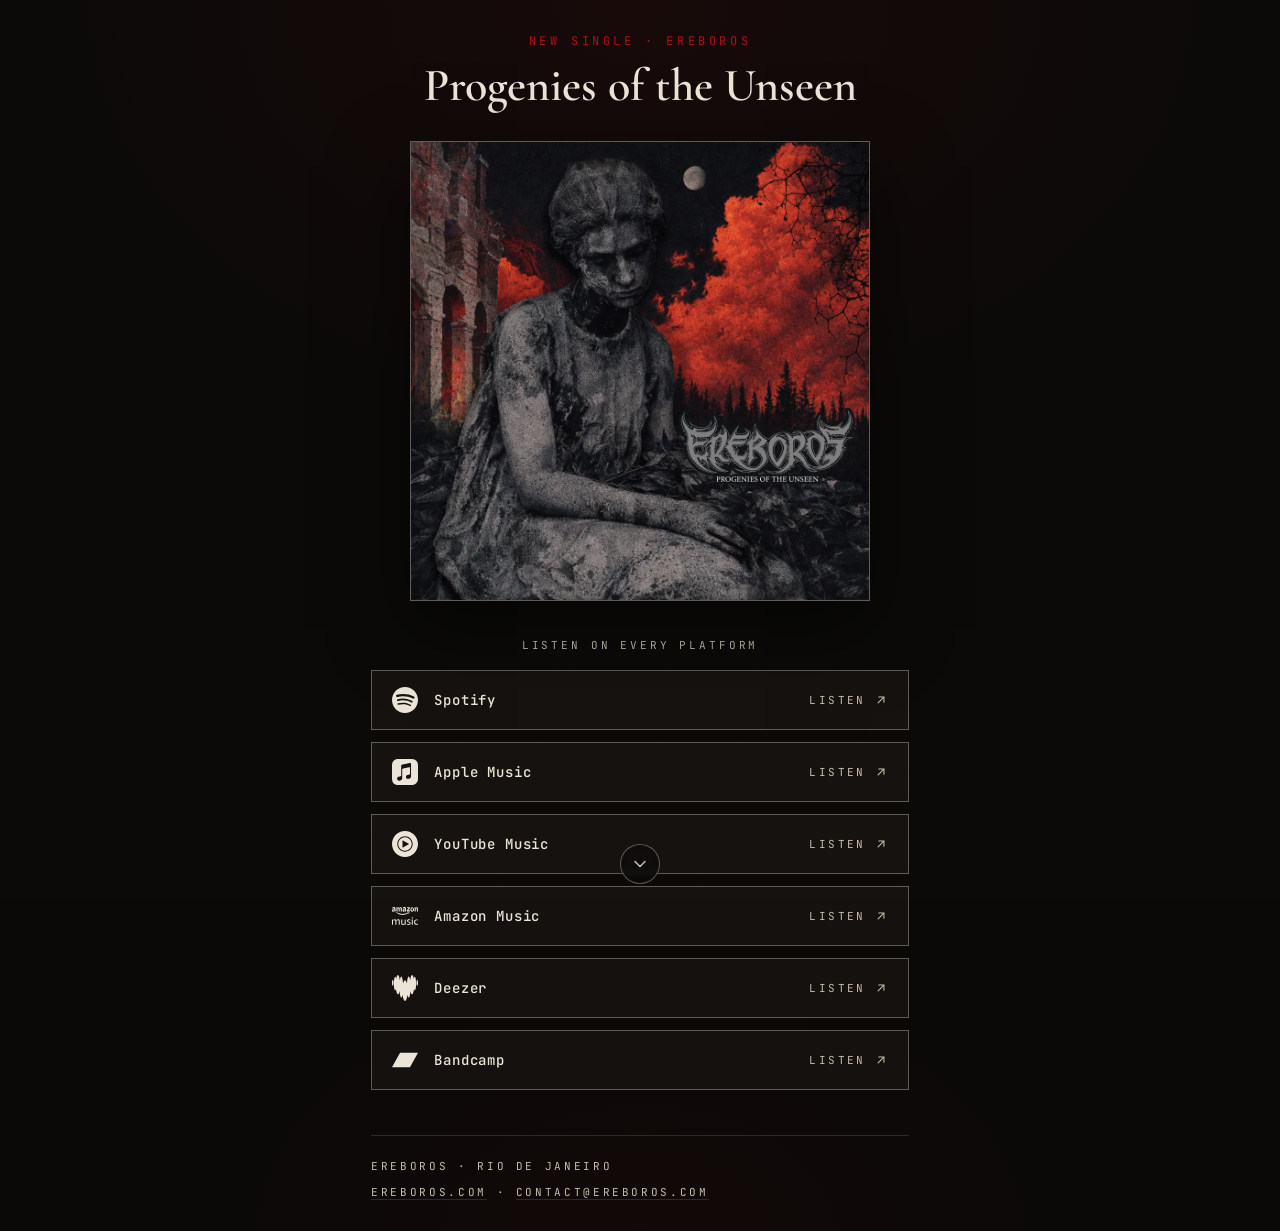
<file: sl/progenies-of-the-unseen/index.html>
<!doctype html>
<html lang="en">
<head>
<meta charset="utf-8">
<meta name="viewport" content="width=device-width, initial-scale=1">
<meta name="theme-color" content="#0a0908">
<title>Progenies of the Unseen — Ereboros</title>
<meta name="description" content="Progenies of the Unseen, a single by Ereboros. Listen on Spotify, Apple Music, YouTube Music, Amazon Music, Deezer and Bandcamp.">
<link rel="canonical" href="https://www.ereboros.com/sl/progenies-of-the-unseen/">

<link rel="icon" href="/favicon.ico" sizes="any">
<link rel="icon" type="image/png" sizes="32x32" href="/assets/favicon-emblema-32.png?v=3">
<link rel="icon" type="image/png" sizes="96x96" href="/assets/favicon-emblema-96.png?v=3">
<link rel="apple-touch-icon" href="/assets/apple-touch-icon.png?v=3">

<!-- Open Graph -->
<meta property="og:type" content="music.song">
<meta property="og:site_name" content="Ereboros">
<meta property="og:title" content="Ereboros — Progenies of the Unseen">
<meta property="og:description" content="Progenies of the Unseen, a single by Ereboros. Listen on Spotify, Apple Music, YouTube Music, Amazon Music, Deezer and Bandcamp.">
<meta property="og:url" content="https://www.ereboros.com/sl/progenies-of-the-unseen/">
<meta property="og:image" content="https://www.ereboros.com/assets/progenies-of-the-unseen-og.jpg">
<meta property="og:image:width" content="1200">
<meta property="og:image:height" content="1200">
<meta property="og:image:alt" content="Progenies of the Unseen — Ereboros">
<meta property="og:locale" content="en_US">
<meta name="twitter:card" content="summary_large_image">
<meta name="twitter:title" content="Ereboros — Progenies of the Unseen">
<meta name="twitter:description" content="Progenies of the Unseen, a single by Ereboros. Listen on Spotify, Apple Music, YouTube Music, Amazon Music, Deezer and Bandcamp.">
<meta name="twitter:image" content="https://www.ereboros.com/assets/progenies-of-the-unseen-og.jpg">

<!-- JSON-LD: MusicRecording -->
<script type="application/ld+json">
{
  "@context": "https://schema.org",
  "@type": "MusicRecording",
  "name": "Progenies of the Unseen",
  "image": "https://www.ereboros.com/assets/progenies-of-the-unseen-og.jpg",
  "byArtist": { "@type": "MusicGroup", "name": "Ereboros", "url": "https://www.ereboros.com/" }
}
</script>

<link rel="preconnect" href="https://fonts.googleapis.com">
<link rel="preconnect" href="https://fonts.gstatic.com" crossorigin>
<link rel="preload" as="style" href="https://fonts.googleapis.com/css2?family=UnifrakturCook:wght@700&family=Cormorant+Garamond:ital,wght@0,400;0,500;0,600;1,400;1,500&family=JetBrains+Mono:wght@400;500&display=swap" onload="this.onload=null;this.rel='stylesheet'">
<noscript><link rel="stylesheet" href="https://fonts.googleapis.com/css2?family=UnifrakturCook:wght@700&family=Cormorant+Garamond:ital,wght@0,400;0,500;0,600;1,400;1,500&family=JetBrains+Mono:wght@400;500&display=swap"></noscript>

<link rel="preload" as="image" href="/assets/progenies-of-the-unseen.webp" type="image/webp" fetchpriority="high">

<!-- Design system do site (tokens, grain, tipografia) -->
<link rel="stylesheet" href="/styles.css?v=43">

<!-- Google tag (gtag.js) -->
<script async src="https://www.googletagmanager.com/gtag/js?id=G-H3N99TLRFJ"></script>
<script>
  window.dataLayer = window.dataLayer || [];
  function gtag(){dataLayer.push(arguments);}
  gtag('js', new Date());
  gtag('config', 'G-H3N99TLRFJ');
</script>

<!-- Meta Pixel -->
<script>
  window.META_PIXEL_ID = "1278514373103982";
  (function () {
    if (!/^\d+$/.test(window.META_PIXEL_ID)) return;
    !function(f,b,e,v,n,t,s){if(f.fbq)return;n=f.fbq=function(){n.callMethod?
      n.callMethod.apply(n,arguments):n.queue.push(arguments)};if(!f._fbq)f._fbq=n;
      n.push=n;n.loaded=!0;n.version='2.0';n.queue=[];t=b.createElement(e);t.async=!0;
      t.src=v;s=b.getElementsByTagName(e)[0];s.parentNode.insertBefore(t,s)}(window,
      document,'script','https://connect.facebook.net/en_US/fbevents.js');
    fbq('init', window.META_PIXEL_ID);
    fbq('track', 'PageView');
  })();
</script>
<noscript><img height="1" width="1" style="display:none" src="https://www.facebook.com/tr?id=1278514373103982&ev=PageView&noscript=1" alt=""></noscript>
<!-- Fim do Meta Pixel -->

<style>
/* ---------- Smartlink (gerado por build-smartlinks.mjs — prefixo .sl-) ---------- */
.sl-shell {
  max-width: 640px; margin: 0 auto; min-height: 100vh;
  padding: 0 var(--gutter);
  display: flex; flex-direction: column;
}

.sl-main { flex: 1; padding: clamp(16px, 3.5vh, 36px) 0 clamp(28px, 5vh, 48px); }

/* Cabeçalho */
.sl-head { text-align: center; margin-bottom: clamp(20px, 3.5vh, 32px); }
.sl-kicker {
  font-family: var(--f-mono); font-size: 12px; letter-spacing: 0.3em;
  text-transform: uppercase; color: var(--oxide-bright); margin: 0 0 12px;
}
.sl-title {
  font-family: var(--f-display); font-weight: 600; color: var(--bone);
  font-size: clamp(28px, 6.2vw, 46px); line-height: 1.04; margin: 0;
}

/* Capa do release */
.sl-cover {
  position: relative; display: block; width: min(100%, 460px);
  margin: 0 auto clamp(24px, 4vh, 38px);
  border: 1px solid var(--rule-strong); background: var(--ink-2);
  box-shadow: 0 26px 70px rgba(0,0,0,.55);
}
.sl-cover img { display: block; width: 100%; height: auto; aspect-ratio: 1 / 1; object-fit: cover; }

/* Placeholder quando o single ainda não tem capa */
.sl-empty {
  width: min(100%, 460px); margin: 0 auto clamp(24px, 4vh, 38px);
  aspect-ratio: 1 / 1; border: 1px solid var(--rule-strong); background: var(--ink-2);
  box-shadow: 0 26px 70px rgba(0,0,0,.55);
  display: grid; place-items: center; align-content: center; gap: 16px; padding: 24px;
}
.sl-empty img { width: 52%; max-width: 220px; height: auto; opacity: .4; }
.sl-empty span {
  font-family: var(--f-mono); font-size: 11px; letter-spacing: 0.26em;
  text-transform: uppercase; color: var(--ash-2);
}

/* Pré-save: CTA em destaque antes do lançamento (some quando os links entram) */
.sl-presave { text-align: center; margin: 0 0 clamp(26px, 4.2vh, 40px); }
.sl-presave-date {
  font-family: var(--f-mono); font-size: 11px; letter-spacing: 0.26em;
  text-transform: uppercase; color: var(--oxide-bright); margin: 0 0 14px;
}
.sl-presave-btn {
  display: flex; align-items: center; justify-content: center; gap: 14px;
  padding: 18px 24px; border: 1px solid var(--oxide); background: var(--oxide);
  color: var(--bone); font-family: var(--f-mono); font-size: 13px;
  letter-spacing: 0.2em; text-transform: uppercase;
  transition: background .2s, border-color .2s, transform .12s;
  animation: sl-pulse 2.6s ease-in-out infinite;
}
.sl-presave-btn:hover {
  background: var(--oxide-bright); border-color: var(--oxide-bright);
  animation-play-state: paused;
}
.sl-presave-btn:active { transform: scale(.99); }
.sl-presave-btn svg { flex: none; width: 22px; height: 22px; display: block; }
.sl-presave-note {
  font-family: var(--f-mono); font-size: 11px; letter-spacing: 0.12em;
  color: var(--ash-2); margin: 12px 0 0;
}
@keyframes sl-pulse {
  0%, 100% { box-shadow: 0 0 0 0 rgba(173, 16, 16, 0); filter: brightness(1); }
  50%      { box-shadow: 0 0 18px 2px rgba(173, 16, 16, .5); filter: brightness(1.1); }
}
@media (prefers-reduced-motion: reduce) { .sl-presave-btn { animation: none; } }

/* Lista de streamings (estilo smartlink: linhas grandes e tocáveis) */
.sl-listen-label {
  font-family: var(--f-mono); font-size: 11px; letter-spacing: 0.26em;
  text-transform: uppercase; color: var(--bone-dim); text-align: center;
  margin: 0 0 16px;
}
.sl-links { display: flex; flex-direction: column; gap: 12px; }
.sl-link {
  display: flex; align-items: center; gap: 16px;
  padding: 16px 20px; border: 1px solid var(--rule-strong); background: var(--ink-2);
  transition: border-color .2s, background .2s, transform .12s;
}
.sl-link:hover { border-color: var(--oxide-bright); background: var(--ink-3); }
.sl-link:active { transform: scale(.99); }
.sl-link .sl-ico { flex: none; width: 26px; height: 26px; display: block; color: var(--bone); }
.sl-link .sl-name {
  font-family: var(--f-mono); font-size: 14px; letter-spacing: 0.06em;
  color: var(--bone); font-weight: 500;
}
.sl-link .sl-go {
  margin-left: auto; display: inline-flex; align-items: center; gap: 8px;
  font-family: var(--f-mono); font-size: 11px; letter-spacing: 0.22em;
  text-transform: uppercase; color: var(--bone-dim); transition: color .2s;
}
.sl-link:hover .sl-go { color: var(--bone); }
.sl-link .sl-go svg { transition: transform .2s; }
.sl-link:hover .sl-go svg { transform: translate(2px, -2px); }

/* Estado "em breve": botão travado, sem link */
.sl-link.is-soon { cursor: default; opacity: .7; border-color: var(--rule); }
.sl-link.is-soon:hover, .sl-link.is-soon:active {
  border-color: var(--rule); background: var(--ink-2); transform: none;
}
.sl-link.is-soon .sl-ico, .sl-link.is-soon .sl-name { color: var(--bone-dim); }
.sl-link.is-soon .sl-go {
  color: var(--ash-2); border: 1px solid var(--rule);
  padding: 3px 11px; border-radius: 999px; letter-spacing: 0.2em;
}

/* Rodapé */
.sl-foot {
  border-top: 1px solid var(--rule); padding: 22px 0 30px;
  display: flex; flex-wrap: wrap; gap: 8px 20px; justify-content: space-between;
}
.sl-foot .meta a { border-bottom: 1px solid var(--rule); }
.sl-foot .meta a:hover { color: var(--bone); border-color: var(--rule-strong); }

/* Indicador de rolagem: só aparece quando há conteúdo abaixo da dobra (ver script) */
.sl-scrolldown {
  position: fixed; left: 50%; bottom: 16px; transform: translateX(-50%);
  z-index: 5; display: grid; place-items: center; width: 40px; height: 40px;
  padding: 0; border: 1px solid var(--rule-strong); border-radius: 999px;
  background: rgba(10,9,8,.6); color: var(--bone-dim); cursor: pointer;
  -webkit-backdrop-filter: blur(3px); backdrop-filter: blur(3px);
  animation: sl-bounce 1.8s ease-in-out infinite;
  transition: opacity .35s, color .2s, border-color .2s;
}
.sl-scrolldown:hover { color: var(--bone); border-color: var(--oxide-bright); }
.sl-scrolldown svg { display: block; width: 20px; height: 20px; }
.sl-scrolldown.is-hidden { opacity: 0; pointer-events: none; }
@keyframes sl-bounce {
  0%, 100% { transform: translate(-50%, 0); }
  50%      { transform: translate(-50%, 5px); }
}
@media (prefers-reduced-motion: reduce) { .sl-scrolldown { animation: none; } }

@media (max-width: 520px) {
  .sl-link .sl-go span { display: none; } /* no mobile deixa só a seta, menos poluído */
  .sl-link { padding: 15px 18px; }
}
</style>
</head>
<body>

<div class="sl-shell">

  <main class="sl-main">

    <div class="sl-head">
      <p class="sl-kicker">New single · Ereboros</p>
      <h1 class="sl-title">Progenies of the Unseen</h1>
    </div>

    <!-- Capa -->
    <div class="sl-cover">
      <img src="/assets/progenies-of-the-unseen.webp" alt="Progenies of the Unseen — cover art of the new Ereboros single" width="1000" height="1000" fetchpriority="high">
    </div>

    <!-- Streamings -->
    <p class="sl-listen-label">Listen on every platform</p>
    <div class="sl-links">

      <a class="sl-link" href="https://open.spotify.com/album/6LAaTjTY6FwcYr8hwsAJqD" target="_blank" rel="noreferrer" data-ga-type="listen" data-ga-item="spotify" data-ga-loc="sl-progenies-of-the-unseen">
        <svg class="sl-ico" viewBox="0 0 24 24" fill="currentColor" aria-hidden="true"><path d="M12 0C5.4 0 0 5.4 0 12s5.4 12 12 12 12-5.4 12-12S18.66 0 12 0zm5.521 17.34c-.24.359-.66.48-1.021.24-2.82-1.74-6.36-2.101-10.561-1.141-.418.122-.779-.179-.899-.539-.12-.421.18-.78.54-.9 4.56-1.021 8.52-.6 11.64 1.32.42.18.479.659.301 1.02zm1.44-3.3c-.301.42-.841.6-1.262.3-3.239-1.98-8.159-2.58-11.939-1.38-.479.12-1.02-.12-1.14-.6-.12-.48.12-1.021.6-1.141C9.6 9.9 15 10.561 18.72 12.84c.361.181.54.78.241 1.2zm.12-3.36C15.24 8.4 8.82 8.16 5.16 9.301c-.6.179-1.2-.181-1.38-.721-.18-.601.18-1.2.72-1.381 4.26-1.26 11.28-1.02 15.721 1.621.539.3.719 1.02.419 1.56-.299.421-1.02.599-1.559.3z"/></svg>
        <span class="sl-name">Spotify</span>
        <span class="sl-go"><span>Listen</span><svg viewBox="0 0 24 24" width="14" height="14" fill="none" stroke="currentColor" stroke-width="1.8" stroke-linecap="round" stroke-linejoin="round" aria-hidden="true"><path d="M7 17 17 7"/><path d="M8 7h9v9"/></svg></span>
      </a>

      <a class="sl-link" href="https://music.apple.com/us/album/progenies-of-the-unseen-single/6778892074" target="_blank" rel="noreferrer" data-ga-type="listen" data-ga-item="apple-music" data-ga-loc="sl-progenies-of-the-unseen">
        <svg class="sl-ico" viewBox="0 0 24 24" fill="currentColor" aria-hidden="true"><path d="M23.994 6.124a9.23 9.23 0 00-.24-2.19c-.317-1.31-1.062-2.31-2.18-3.043a5.022 5.022 0 00-1.877-.726 10.496 10.496 0 00-1.564-.15c-.04-.003-.083-.01-.124-.013H5.986c-.152.01-.303.017-.455.026-.747.043-1.49.123-2.193.4-1.336.53-2.3 1.452-2.865 2.78-.192.448-.292.925-.363 1.408-.056.392-.088.785-.1 1.18 0 .032-.007.062-.01.093v12.223c.01.14.017.283.027.424.05.815.154 1.624.497 2.373.65 1.42 1.738 2.353 3.234 2.801.42.127.856.187 1.293.228.555.053 1.11.06 1.667.06h11.03a12.5 12.5 0 001.57-.1c.822-.106 1.596-.35 2.295-.81a5.046 5.046 0 001.88-2.207c.186-.42.293-.87.37-1.324.113-.675.138-1.358.137-2.04-.002-3.8 0-7.595-.003-11.393zm-6.423 3.99v5.712c0 .417-.058.827-.244 1.206-.29.59-.76.962-1.388 1.14-.35.1-.706.157-1.07.173-.95.045-1.773-.6-1.943-1.536a1.88 1.88 0 011.038-2.022c.323-.16.67-.25 1.018-.324.378-.082.758-.153 1.134-.24.274-.063.457-.23.51-.516a.904.904 0 00.02-.193c0-1.815 0-3.63-.002-5.443a.725.725 0 00-.026-.185c-.04-.15-.15-.243-.304-.234-.16.01-.318.035-.475.066-.76.15-1.52.303-2.28.456l-2.325.47-1.374.278c-.016.003-.032.01-.048.013-.277.077-.377.203-.39.49-.002.042 0 .086 0 .13-.002 2.602 0 5.204-.003 7.805 0 .42-.047.836-.215 1.227-.278.64-.77 1.04-1.434 1.233-.35.1-.71.16-1.075.172-.96.036-1.755-.6-1.92-1.544-.14-.812.23-1.685 1.154-2.075.357-.15.73-.232 1.108-.31.287-.06.575-.116.86-.177.383-.083.583-.323.6-.714v-.15c0-2.96 0-5.922.002-8.882 0-.123.013-.25.042-.37.07-.285.273-.448.546-.518.255-.066.515-.112.774-.165.733-.15 1.466-.296 2.2-.444l2.27-.46c.67-.134 1.34-.27 2.01-.403.22-.043.442-.088.663-.106.31-.025.523.17.554.482.008.073.012.148.012.223.002 1.91.002 3.822 0 5.732z"/></svg>
        <span class="sl-name">Apple Music</span>
        <span class="sl-go"><span>Listen</span><svg viewBox="0 0 24 24" width="14" height="14" fill="none" stroke="currentColor" stroke-width="1.8" stroke-linecap="round" stroke-linejoin="round" aria-hidden="true"><path d="M7 17 17 7"/><path d="M8 7h9v9"/></svg></span>
      </a>

      <a class="sl-link" href="https://music.youtube.com/playlist?list=OLAK5uy_k0_tj-UzAPh8NF_OgngO0mhWtAZ_h8UKw" target="_blank" rel="noreferrer" data-ga-type="listen" data-ga-item="youtube-music" data-ga-loc="sl-progenies-of-the-unseen">
        <svg class="sl-ico" viewBox="0 0 24 24" fill="currentColor" aria-hidden="true"><path d="M12 0C5.376 0 0 5.376 0 12s5.376 12 12 12 12-5.376 12-12S18.624 0 12 0zm0 19.104c-3.924 0-7.104-3.18-7.104-7.104S8.076 4.896 12 4.896s7.104 3.18 7.104 7.104-3.18 7.104-7.104 7.104zm0-13.332c-3.432 0-6.228 2.796-6.228 6.228S8.568 18.228 12 18.228s6.228-2.796 6.228-6.228S15.432 5.772 12 5.772zM9.684 15.54V8.46L15.816 12l-6.132 3.54z"/></svg>
        <span class="sl-name">YouTube Music</span>
        <span class="sl-go"><span>Listen</span><svg viewBox="0 0 24 24" width="14" height="14" fill="none" stroke="currentColor" stroke-width="1.8" stroke-linecap="round" stroke-linejoin="round" aria-hidden="true"><path d="M7 17 17 7"/><path d="M8 7h9v9"/></svg></span>
      </a>

      <a class="sl-link" href="https://music.amazon.com/albums/B0H4S1Y2TD" target="_blank" rel="noreferrer" data-ga-type="listen" data-ga-item="amazon-music" data-ga-loc="sl-progenies-of-the-unseen">
        <svg class="sl-ico" viewBox="0 0 24 24" fill="currentColor" aria-hidden="true"><path d="M14.8454 9.4083c-1.3907 1.0194-3.405 1.563-5.1424 1.563a9.333 9.333 0 0 1-6.2768-2.3835c-.1313-.117-.0143-.277.1415-.1846a12.693 12.693 0 0 0 6.285 1.6574c1.5384 0 3.2348-.318 4.7917-.9764.2359-.0985.4328.1538.203.324h-.002zm.5784-.6564c-.1784-.2257-1.1753-.1087-1.6225-.0554-.1374.0164-.158-.1026-.0349-.1867.796-.5558 2.0984-.3958 2.2502-.2092.1539.1867-.041 1.4872-.7856 2.1087-.1149.0964-.2236.0451-.1723-.082.1682-.4165.5436-1.3498.3651-1.5754zm-1.5917-4.1702v-.5394c0-.082.0615-.1375.1374-.1375h2.4348c.078 0 .1395.0554.1395.1354v.4636c0 .078-.0656.1805-.1846.3405L15.0997 6.635c.4677-.0102.9641.0595 1.3887.2974.0964.0534.123.1334.1292.2113v.5744c0 .082-.0882.1723-.1784.123a2.8163 2.8163 0 0 0-2.5723.0062c-.0861.0451-.1743-.0451-.1743-.1251v-.5477c0-.0882.002-.238.0902-.3713l1.4626-2.0881h-1.2718c-.078 0-.1415-.0534-.1436-.1354l.002.002zm4.808-.7466c1.0995 0 1.6944.9395 1.6944 2.1333 0 1.1528-.6564 2.0676-1.6943 2.0676-1.079 0-1.6656-.9395-1.6656-2.1087 0-1.1774.5948-2.0922 1.6656-2.0922zm.0062.7713c-.5456 0-.5805.7384-.5805 1.202 0 .4615-.0061 1.4481.5744 1.4481.5743 0 .601-.7958.601-1.282 0-.318-.0144-.6994-.1108-1.001-.082-.2625-.2482-.3671-.4841-.3671zm-6.008 3.3414c-.0493.041-.1395.0451-.1744.0164-.2543-.1949-.4246-.4923-.4246-.4923-.4061.4123-.6954.5374-1.2225.5374-.6215 0-1.1077-.3835-1.1077-1.1486a1.2512 1.2512 0 0 1 .7897-1.2041c.402-.1764.9641-.2072 1.3928-.2564 0 0 .0349-.4615-.0902-.6297a.521.521 0 0 0-.4164-.1908c-.2728 0-.5395.1477-.5928.4328-.0144.082-.0739.1518-.1395.1436L9.945 5.08a.1292.1292 0 0 1-.1108-.1537c.1641-.8657.9498-1.1282 1.6554-1.1282.361 0 .8307.0964 1.1158.3671.359.3344.3262.7795.3262 1.2677v1.1487c0 .3446.1436.4964.279.681.0471.0677.0574.1477-.002.197-.1519.125-.5703.4881-.5703.4881zm-.7467-1.7969v-.16c-.5353 0-1.1015.115-1.1015.7426 0 .318.1662.5333.4513.5333.2051 0 .3938-.1272.5128-.3344.1436-.2564.1374-.4943.1374-.7815zM2.9278 7.948c-.0472.041-.1375.045-.1723.0163-.2544-.1949-.4246-.4923-.4246-.4923-.4082.4123-.6954.5374-1.2226.5374-.6235 0-1.1076-.3835-1.1076-1.1486a1.2512 1.2512 0 0 1 .7897-1.2041c.402-.1764.964-.2072 1.3928-.2564 0 0 .0348-.4615-.0903-.6297a.521.521 0 0 0-.4164-.1908c-.2748 0-.5395.1477-.5928.4328-.0143.082-.0759.1518-.1395.1436L.2345 5.08a.1292.1292 0 0 1-.1087-.1537c.162-.8657.9497-1.1282 1.6553-1.1282.361 0 .8308.0964 1.1159.3671.359.3344.324.7795.324 1.2677v1.1487c0 .3446.1437.4964.279.681.0472.0677.0575.1477-.002.197-.1518.125-.5702.4881-.5702.4881zm-.7446-1.797v-.16c-.5354 0-1.1015.115-1.1015.7426 0 .318.164.5333.4512.5333.2052 0 .3939-.1272.5128-.3344.1436-.2564.1375-.4943.1375-.7815zm2.9127-.3343v2.002a.1379.1379 0 0 1-.1395.1374H4.218a.1374.1374 0 0 1-.1395-.1374v-3.766a.1379.1379 0 0 1 .1395-.1375h.6913a.1374.1374 0 0 1 .1374.1374v.482h.0143c.1805-.4758.519-.6994.9744-.6994.4636 0 .7528.2236.962.6995a1.0523 1.0523 0 0 1 1.0215-.6995c.3118 0 .6502.1272.8574.4143.236.318.1867.7795.1867 1.1857v2.3855c0 .076-.0636.1354-.1436.1354H8.181a.1374.1374 0 0 1-.1334-.1354v-2.004c0-.16.0144-.558-.0205-.7077-.0554-.2564-.2215-.3282-.4369-.3282a.4923.4923 0 0 0-.441.3118c-.076.1908-.0698.5087-.0698.724v2.0041c0 .076-.0635.1354-.1435.1354h-.7385a.1374.1374 0 0 1-.1333-.1354v-2.004c0-.4226.0677-1.042-.4574-1.042-.5334 0-.5128.603-.5128 1.042h.002zm16.8077 2.002a.1374.1374 0 0 1-.1374.1374h-.7405a.1374.1374 0 0 1-.1374-.1374v-3.766a.1374.1374 0 0 1 .1374-.1375h.683c.0821 0 .1396.0636.1396.1067v.5764h.0143c.2051-.517.4964-.7631 1.0092-.7631.3323 0 .6564.119.8636.4451.1928.3036.1928.8123.1928 1.1774V7.837a.1395.1395 0 0 1-.1415.119h-.7426a.1395.1395 0 0 1-.1313-.119V5.552c0-.763-.2933-.7856-.4635-.7856-.197 0-.357.1538-.4246.2953a1.7025 1.7025 0 0 0-.1231.722l.002 2.0349zM.1914 20.0582c-.1271 0-.1907-.0615-.1907-.1907v-4.4491c0-.1272.0636-.1908.1907-.1908H.616c.0616 0 .1129.0144.1477.039.0349.0246.0595.0738.0718.1436l.0575.3035c.6133-.4184 1.2102-.6276 1.7907-.6276.5948 0 .9969.2256 1.2081.6769.6318-.4513 1.2636-.677 1.8954-.677.441 0 .7794.1231 1.0153.3693.236.2502.3549.603.3549 1.0584v3.3538c0 .1271-.0656.1907-.1928.1907h-.5641c-.1272 0-.1928-.0615-.1928-.1907v-3.085c0-.318-.0616-.5539-.1805-.7057-.1231-.1538-.3139-.2297-.5744-.2297-.4677 0-.9353.1436-1.4092.4307a.997.997 0 0 1 .0103.1416v3.448c0 .1272-.0636.1908-.1908.1908H3.297c-.1272 0-.1908-.0615-.1908-.1907v-3.085c0-.318-.0615-.5539-.1825-.7057-.1231-.1538-.3139-.2297-.5744-.2297-.4861 0-.9517.1395-1.399.4205v3.5999c0 .1271-.0615.1907-.1907.1907H.1914zm9.731.1436c-.4533 0-.8-.1272-1.044-.3815-.242-.2544-.3631-.6133-.3631-1.0769v-3.321c0-.1292.0615-.1927.1908-.1927h.564c.1293 0 .1929.0635.1929.1907v3.0215c0 .3425.0656.5948.201.7569.1333.162.3487.242.642.242.4595 0 .923-.1518 1.3887-.4574v-3.565c0-.1272.0615-.1908.1908-.1908h.564c.1293 0 .1929.0636.1929.1908v4.4511c0 .1252-.0636.1887-.1928.1887h-.4103c-.0636 0-.1149-.0123-.1497-.0369-.0349-.0266-.0575-.0738-.0718-.1436l-.0657-.3323c-.5948.437-1.204.6564-1.8297.6564zm5.4399 0c-.5374 0-1.0195-.0882-1.4461-.2666a.3754.3754 0 0 1-.158-.1047c-.0287-.039-.043-.0984-.043-.1805v-.2687c0-.1148.0369-.1723.1148-.1723.0452 0 .1231.0205.238.0575.4225.1333.8615.199 1.3128.199.3138 0 .5517-.0616.7138-.1806.164-.121.244-.2954.244-.523a.4923.4923 0 0 0-.1476-.3734 1.606 1.606 0 0 0-.5415-.285l-.8144-.3037c-.7097-.2605-1.0625-.7056-1.0625-1.3333 0-.4143.16-.7487.484-1.001.3221-.2543.7447-.3815 1.2677-.3815a3.487 3.487 0 0 1 1.2164.2195c.076.0246.1313.0574.1641.0985.0308.041.0472.1025.0472.1846v.2584c0 .1149-.041.1723-.123.1723a.8615.8615 0 0 1-.2216-.0472 3.5495 3.5495 0 0 0-1.0359-.1538c-.6112 0-.919.2072-.919.6195 0 .164.0514.2953.154.3897.1025.0964.3035.201.603.3159l.7466.2872c.3774.1436.6482.318.8144.519.1661.1989.2482.4574.2482.7753 0 .4513-.1682.8102-.5067 1.0769-.3385.2666-.7877.4-1.3497.4v.002zm3.0645-.1436c-.1272 0-.1928-.0615-.1928-.1907v-4.4491c0-.1272.0656-.1908.1928-.1908h.5641c.1272 0 .1928.0636.1928.1908v4.4511c0 .1251-.0656.1887-.1928.1887h-.564zm.2872-5.688c-.1846 0-.3303-.0513-.437-.1559a.558.558 0 0 1-.1579-.4143c0-.1724.0534-.3098.158-.4144a.5907.5907 0 0 1 .4369-.158c.1846 0 .3282.0534.4349.158.1066.1026.1579.242.1579.4144 0 .1702-.0513.3076-.158.4143-.1046.1026-.2502.1559-.4348.1559zm4.002 5.7926c-.7529 0-1.3293-.2133-1.7272-.642-.4-.4307-.599-1.0502-.599-1.8625 0-.8061.2052-1.4318.6175-1.8728.4102-.441.9948-.6625 1.7476-.6625.3446 0 .683.0615 1.0154.1825.0697.0247.119.0554.1477.0944s.043.1026.043.1908v.2564c0 .1271-.041.1907-.123.1907-.0329 0-.082-.0082-.1539-.0287a2.8307 2.8307 0 0 0-.7959-.1128c-.5353 0-.923.1333-1.1589.404s-.3528.6996-.3528 1.2924v.123c0 .5764.119 1.001.359 1.2718.24.2687.6174.404 1.1343.404.2666 0 .5538-.043.8615-.1332.0718-.0206.119-.0288.1436-.0288.082 0 .1251.0636.1251.1908v.2585c0 .082-.0123.1435-.039.1805-.0246.0369-.0759.0718-.1518.1025-.3138.1354-.6769.201-1.0933.201z"/></svg>
        <span class="sl-name">Amazon Music</span>
        <span class="sl-go"><span>Listen</span><svg viewBox="0 0 24 24" width="14" height="14" fill="none" stroke="currentColor" stroke-width="1.8" stroke-linecap="round" stroke-linejoin="round" aria-hidden="true"><path d="M7 17 17 7"/><path d="M8 7h9v9"/></svg></span>
      </a>

      <a class="sl-link" href="https://link.deezer.com/s/33V4gk4BtSSUMcqtP8W71" target="_blank" rel="noreferrer" data-ga-type="listen" data-ga-item="deezer" data-ga-loc="sl-progenies-of-the-unseen">
        <svg class="sl-ico" viewBox="0 0 24 24" fill="currentColor" aria-hidden="true"><path d="M.693 10.024c.381 0 .693-1.256.693-2.807 0-1.55-.312-2.807-.693-2.807C.312 4.41 0 5.666 0 7.217s.312 2.808.693 2.808ZM21.038 1.56c-.364 0-.684.805-.91 2.096C19.765 1.446 19.184 0 18.526 0c-.78 0-1.464 2.036-1.784 5-.312-2.158-.788-3.536-1.325-3.536-.745 0-1.386 2.704-1.62 6.472-.442-1.932-1.083-3.145-1.793-3.145s-1.35 1.213-1.793 3.145c-.242-3.76-.874-6.463-1.628-6.463-.537 0-1.013 1.378-1.325 3.535C6.938 2.036 6.262 0 5.474 0c-.658 0-1.247 1.447-1.602 3.665-.217-1.291-.546-2.105-.91-2.105-.675 0-1.221 2.807-1.221 6.272 0 3.466.546 6.273 1.221 6.273.277 0 .537-.476.736-1.273.32 2.928.996 4.938 1.776 4.938.606 0 1.143-1.204 1.507-3.11.251 3.622.875 6.195 1.602 6.195.46 0 .875-1.023 1.187-2.677C10.142 21.6 11 24 12.004 24c1.005 0 1.863-2.4 2.235-5.822.312 1.654.727 2.677 1.186 2.677.728 0 1.352-2.573 1.603-6.195.364 1.906.9 3.11 1.507 3.11.78 0 1.455-2.01 1.775-4.938.208.797.46 1.273.737 1.273.675 0 1.22-2.807 1.22-6.273-.008-3.457-.553-6.272-1.23-6.272ZM23.307 10.024c.381 0 .693-1.256.693-2.807 0-1.55-.312-2.807-.693-2.807-.381 0-.693 1.256-.693 2.807s.312 2.808.693 2.808Z"/></svg>
        <span class="sl-name">Deezer</span>
        <span class="sl-go"><span>Listen</span><svg viewBox="0 0 24 24" width="14" height="14" fill="none" stroke="currentColor" stroke-width="1.8" stroke-linecap="round" stroke-linejoin="round" aria-hidden="true"><path d="M7 17 17 7"/><path d="M8 7h9v9"/></svg></span>
      </a>

      <a class="sl-link" href="https://ereboros.bandcamp.com/track/progenies-of-the-unseen" target="_blank" rel="noreferrer" data-ga-type="listen" data-ga-item="bandcamp" data-ga-loc="sl-progenies-of-the-unseen">
        <svg class="sl-ico" viewBox="0 0 24 24" fill="currentColor" aria-hidden="true"><path d="M0 18.75l7.437-13.5H24l-7.438 13.5H0z"/></svg>
        <span class="sl-name">Bandcamp</span>
        <span class="sl-go"><span>Listen</span><svg viewBox="0 0 24 24" width="14" height="14" fill="none" stroke="currentColor" stroke-width="1.8" stroke-linecap="round" stroke-linejoin="round" aria-hidden="true"><path d="M7 17 17 7"/><path d="M8 7h9v9"/></svg></span>
      </a>

    </div>

  </main>

  <footer class="sl-foot">
    <span class="meta">Ereboros · Rio de Janeiro</span>
    <span class="meta"><a href="/" data-ga-type="navigate" data-ga-item="home-footer" data-ga-loc="sl-progenies-of-the-unseen">ereboros.com</a> · <a href="mailto:contact@ereboros.com">contact@ereboros.com</a></span>
  </footer>

  <button type="button" class="sl-scrolldown is-hidden" aria-label="Rolar para ver as plataformas">
    <svg viewBox="0 0 24 24" fill="none" stroke="currentColor" stroke-width="1.8" stroke-linecap="round" stroke-linejoin="round" aria-hidden="true"><path d="M6 9l6 6 6-6"/></svg>
  </button>

</div>

<script>
// Instrumentação declarativa de cliques: TODO elemento com data-ga-type é rastreado
// nos dois: GA4 ('select_content') e Meta Pixel ('ContentClick' custom). Por cima
// disso, no Meta o clique de conversão (streaming, type="listen", e pré-save,
// type="presave") dispara DOIS eventos padrão com o mesmo significado:
// - Lead: é o histórico desde jul/2026 e a base dos públicos personalizados;
// - ViewContent: é o evento que a campanha do Gallows otimiza. Até 04.09.2026 ele
//   era disparado pelo clique no clipe (que saiu da página); passou para o clique
//   de streaming para a campanha mirar o objetivo certo sem trocar o evento no
//   conjunto de anúncios (trocar reinicia o aprendizado).
// Nada mais dispara evento padrão, de propósito: um alvo mais fácil que o
// streaming faz o algoritmo entregar para quem não vai ouvir.
document.addEventListener("click", function (e) {
  var el = e.target.closest("[data-ga-type]");
  if (!el) return;
  var type = el.getAttribute("data-ga-type");
  var item = el.getAttribute("data-ga-item") || "";
  var loc  = el.getAttribute("data-ga-loc") || "";

  if (typeof gtag === "function") {
    gtag("event", "select_content", { content_type: type, item_id: item, location: loc });
  }
  if (window.fbq && /^\d+$/.test(window.META_PIXEL_ID)) {
    fbq("trackCustom", "ContentClick", { content_type: type, item: item, location: loc });
    if (type === "listen" || type === "presave") {
      var cat = type === "presave" ? "presave" : "streaming";
      fbq("track", "Lead", { content_name: item, content_category: cat });
      fbq("track", "ViewContent", { content_name: item, content_category: cat });
    }
  }
}, true);

// Indicador de rolagem: aparece só se há conteúdo abaixo da dobra; some ao chegar no fim.
// Clicar rola suave até a lista de plataformas (revela os botões no tráfego de ad).
(function () {
  var el = document.querySelector(".sl-scrolldown");
  if (!el) return;
  var links = document.querySelector(".sl-links");
  el.addEventListener("click", function () {
    (links || document.body).scrollIntoView({ behavior: "smooth", block: "start" });
  });
  function update() {
    var scrollable = document.documentElement.scrollHeight - window.innerHeight;
    var nearBottom = window.scrollY >= scrollable - 24;
    el.classList.toggle("is-hidden", scrollable <= 24 || nearBottom);
  }
  window.addEventListener("scroll", update, { passive: true });
  window.addEventListener("resize", update);
  window.addEventListener("load", update);
  update();
})();
</script>

</body>
</html>
</file>
<file: styles.css>
/* ==========================================================================
   EREBOROS — stylesheet
   Sacred inversion: classical liturgical composition, modern execution.
   ========================================================================== */

:root {
  --ink: #0a0908;
  --ink-2: #14110f;
  --ink-3: #1d1916;
  --bone: #ebe5d8;
  --bone-dim: #c6bda9;
  --parchment: #d9cfbc;
  --oxide: #850b0b;
  --oxide-bright: #ad1010;
  --ash: #4a453d;
  --ash-2: #6b6459;
  --rule: rgba(235, 229, 216, 0.14);
  --rule-strong: rgba(235, 229, 216, 0.34);

  --f-black: "UnifrakturCook", "UnifrakturMaguntia", serif;
  --f-display: "Cormorant Garamond", "EB Garamond", Georgia, serif;
  --f-body: "Cormorant Garamond", Georgia, serif;
  --f-mono: "JetBrains Mono", ui-monospace, monospace;

  --maxw: 1280px;
  --gutter: clamp(20px, 4vw, 64px);
}

*, *::before, *::after { box-sizing: border-box; }

html, body {
  margin: 0;
  padding: 0;
  background: var(--ink);
  color: var(--bone);
  font-family: var(--f-body);
  font-size: 18px;
  line-height: 1.55;
  -webkit-font-smoothing: antialiased;
  text-rendering: optimizeLegibility;
}

body {
  background:
    radial-gradient(ellipse 80% 60% at 50% 0%, color-mix(in srgb, var(--oxide) 10%, transparent), transparent 60%),
    radial-gradient(ellipse 60% 40% at 50% 100%, color-mix(in srgb, var(--oxide) 6%, transparent), transparent 60%),
    var(--ink);
  overflow-x: hidden;
}

/* subtle grain */
body::before {
  content: "";
  position: fixed;
  inset: 0;
  pointer-events: none;
  z-index: 100;
  opacity: 0.06;
  mix-blend-mode: overlay;
  background-image: url("data:image/svg+xml;utf8,<svg xmlns='http://www.w3.org/2000/svg' width='200' height='200'><filter id='n'><feTurbulence type='fractalNoise' baseFrequency='0.9' numOctaves='2' stitchTiles='stitch'/><feColorMatrix values='0 0 0 0 1 0 0 0 0 0.94 0 0 0 0 0.86 0 0 0 0.7 0'/></filter><rect width='100%' height='100%' filter='url(%23n)'/></svg>");
}

a { color: inherit; text-decoration: none; }

::selection { background: var(--oxide); color: var(--bone); }

/* ---------- Type utilities ---------- */

.f-black   { font-family: var(--f-black); font-weight: 400; letter-spacing: 0; }
.f-display { font-family: var(--f-display); }
.f-body    { font-family: var(--f-body); }
.f-mono    { font-family: var(--f-mono); }

.meta {
  font-family: var(--f-mono);
  font-size: 11px;
  letter-spacing: 0.24em;
  text-transform: uppercase;
  color: var(--bone-dim);
  font-weight: 400;
}
.meta-sm { font-size: 10px; letter-spacing: 0.28em; }
.meta-oxide { color: var(--oxide-bright); }

.rule {
  height: 1px;
  background: var(--rule);
  border: 0;
  margin: 0;
}
.rule-strong { background: var(--rule-strong); }

.ornament {
  display: flex;
  align-items: center;
  gap: 18px;
  color: var(--bone-dim);
  font-family: var(--f-mono);
  font-size: 12px;
  letter-spacing: 0.3em;
}
.ornament::before, .ornament::after {
  content: "";
  flex: 1;
  height: 1px;
  background: var(--rule);
}

.drop-cap::first-letter {
  font-family: var(--f-black);
  font-size: 5.2em;
  line-height: 0.85;
  float: left;
  margin: 0.08em 0.12em 0 0;
  color: var(--oxide-bright);
}

/* ---------- Layout ---------- */

.wrap {
  max-width: var(--maxw);
  margin: 0 auto;
  padding-left: var(--gutter);
  padding-right: var(--gutter);
}

.section {
  padding: clamp(80px, 12vh, 160px) 0;
  position: relative;
}

.section-head {
  display: grid;
  grid-template-columns: auto 1fr auto;
  gap: 24px;
  align-items: baseline;
  margin-bottom: 48px;
}

.section-num {
  font-family: var(--f-mono);
  font-size: 11px;
  letter-spacing: 0.32em;
  color: var(--oxide-bright);
  text-transform: uppercase;
}

.section-title {
  font-family: var(--f-display);
  font-style: italic;
  font-weight: 400;
  font-size: clamp(32px, 4.4vw, 56px);
  line-height: 1;
  margin: 0;
  letter-spacing: -0.01em;
}

.section-kicker {
  font-family: var(--f-mono);
  font-size: 11px;
  letter-spacing: 0.28em;
  color: var(--bone-dim);
  text-transform: uppercase;
  text-align: right;
}

/* ---------- Reveals ---------- */

/* texto acessível (leitores de tela / SEO) sem impacto visual */
.sr-only {
  position: absolute;
  width: 1px;
  height: 1px;
  padding: 0;
  margin: -1px;
  overflow: hidden;
  clip: rect(0, 0, 0, 0);
  white-space: nowrap;
  border: 0;
}

.reveal {
  opacity: 0;
  transform: translateY(14px);
  transition: opacity 1.1s cubic-bezier(.2,.6,.2,1), transform 1.1s cubic-bezier(.2,.6,.2,1);
  transition-delay: var(--d, 0ms);
}
.reveal.is-in { opacity: 1; transform: translateY(0); }

/* ---------- Buttons / links ---------- */

.btn {
  display: inline-flex;
  align-items: center;
  gap: 12px;
  padding: 14px 22px;
  border: 1px solid var(--rule-strong);
  background: transparent;
  color: var(--bone);
  font-family: var(--f-mono);
  font-size: 11px;
  letter-spacing: 0.28em;
  text-transform: uppercase;
  cursor: pointer;
  transition: background 0.3s, color 0.3s, border-color 0.3s;
  text-decoration: none;
}
.btn:hover { background: var(--bone); color: var(--ink); border-color: var(--bone); }
.btn-oxide { border-color: var(--oxide); color: var(--bone); }
.btn-oxide:hover { background: var(--oxide); color: var(--bone); border-color: var(--oxide); }
/* Botão principal preenchido + pulsar suave (mesmo espírito dos CTAs da landing) */
.btn-primary { background: var(--oxide); border-color: var(--oxide); color: var(--bone); animation: btn-pulse 2.6s ease-in-out infinite; }
.btn-primary:hover { background: var(--oxide-bright); border-color: var(--oxide-bright); color: var(--bone); animation-play-state: paused; }
@keyframes btn-pulse {
  0%, 100% { box-shadow: 0 0 0 0 rgba(173, 16, 16, 0); filter: brightness(1); }
  50%      { box-shadow: 0 0 18px 2px rgba(173, 16, 16, 0.5); filter: brightness(1.1); }
}
@media (prefers-reduced-motion: reduce) { .btn-primary { animation: none; } }

.link-u {
  position: relative;
  display: inline-block;
}
.link-u::after {
  content: "";
  position: absolute;
  left: 0; right: 0; bottom: -2px;
  height: 1px;
  background: currentColor;
  transform-origin: right;
  transform: scaleX(1);
  transition: transform .5s cubic-bezier(.2,.6,.2,1);
}
.link-u:hover::after { transform-origin: left; transform: scaleX(1); animation: sweep .6s cubic-bezier(.2,.6,.2,1); }
@keyframes sweep {
  0% { transform-origin: right; transform: scaleX(1); }
  50% { transform-origin: right; transform: scaleX(0); }
  51% { transform-origin: left; transform: scaleX(0); }
  100% { transform-origin: left; transform: scaleX(1); }
}

/* ---------- NAV ---------- */
/* ---------- Announcement bar (lançamento do álbum) ----------
   Fixa no topo, acima da nav. Publica a própria altura em --announce-h
   (ver AnnounceBar em components.jsx) para a nav descer e o hero encolher. */
.announce {
  position: fixed;
  top: 0; left: 0; right: 0;
  z-index: 60;                 /* acima da nav (z-index: 50) */
  display: flex;
  align-items: center;
  justify-content: center;
  padding: 9px calc(var(--gutter) + 26px);   /* respiro à direita para o botão fechar */
  background: var(--oxide);
  border-bottom: 1px solid rgba(0,0,0,0.28);
}
.announce-link {
  display: inline-flex;
  align-items: center;
  gap: 14px;
  min-width: 0;
  font-family: var(--f-mono);
  font-size: 11px;
  letter-spacing: 0.2em;
  text-transform: uppercase;
  color: var(--bone);
}
.announce-tag {
  color: var(--bone);
  background: rgba(0,0,0,0.22);
  padding: 3px 8px;
  white-space: nowrap;
}
.announce-text {
  color: rgba(235,229,216,0.85);
  white-space: nowrap; overflow: hidden; text-overflow: ellipsis;
}
.announce-cta {
  color: var(--bone);
  white-space: nowrap;
  border-bottom: 1px solid rgba(235,229,216,0.55);
  padding-bottom: 1px;
}
.announce-link:hover .announce-cta { border-color: var(--bone); }
.announce-close {
  position: absolute;
  right: 8px; top: 50%; transform: translateY(-50%);
  display: inline-flex; align-items: center; justify-content: center;
  background: transparent; border: 0; padding: 7px;
  color: var(--bone); opacity: 0.7; cursor: pointer;
  transition: opacity .2s;
}
.announce-close:hover { opacity: 1; }
@media (max-width: 600px) {
  .announce-text { display: none; }   /* no mobile fica só a tag + o CTA */
  .announce-link { gap: 10px; }
}
/* Pulsar suave na barra de anúncio (mesmo espírito dos CTAs da landing):
   a cor respira de --oxide para --oxide-bright, com um leve glow embaixo. */
@keyframes announce-pulse {
  0%, 100% { background: var(--oxide); box-shadow: 0 0 0 0 rgba(173, 16, 16, 0); }
  50%      { background: var(--oxide-bright); box-shadow: 0 6px 22px 0 rgba(173, 16, 16, 0.5); }
}
.announce { animation: announce-pulse 2.6s ease-in-out infinite; }
@media (prefers-reduced-motion: reduce) { .announce { animation: none; } }

.nav {
  position: fixed;
  top: var(--announce-h, 0px); left: 0; right: 0;
  z-index: 50;
  padding: 18px var(--gutter);
  display: grid;
  grid-template-columns: 1fr auto 1fr;
  align-items: center;
  gap: 24px;
  background: linear-gradient(180deg, rgba(10,9,8,0.85), rgba(10,9,8,0));
  backdrop-filter: blur(6px);
  -webkit-backdrop-filter: blur(6px);
}
.nav-left, .nav-right { display: flex; align-items: center; gap: 28px; }
.nav-right { justify-content: flex-end; }

/* Hambúrguer + painel — responsivo.
   No desktop o .nav-panel é "transparente" (display:contents): os grupos
   nav-left/nav-mark/nav-right participam diretamente do grid 1fr auto 1fr. */
.nav-panel { display: contents; }
.nav-left  { order: 1; }
.nav-mark  { order: 2; }
.nav-right { order: 3; }
.nav-burger {
  display: none;            /* escondido no desktop */
  background: transparent;
  border: 0;
  color: var(--bone);
  cursor: pointer;
  padding: 8px;
  align-items: center;
  justify-content: center;
  transition: transform .25s ease, color .3s;
}
.nav-burger:hover { color: var(--oxide-bright); }
/* aberto: o ícone de cruz (+) gira 45° e vira um "✕" de fechar */
.nav.is-menu-open .nav-burger { transform: rotate(45deg); }
.nav-mark {
  display: inline-flex;
  align-items: center;
  justify-content: center;
  height: 28px;
}
.nav-mark img {
  height: 100%;
  width: auto;
  display: block;
}
.nav a.nav-link {
  font-family: var(--f-mono);
  font-size: 10px;
  letter-spacing: 0.3em;
  text-transform: uppercase;
  color: var(--bone-dim);
  transition: color .3s;
}
.nav a.nav-link:hover { color: var(--bone); }

/* Newsletter — botão na nav + popover */
.newsletter { position: relative; display: inline-flex; }
.newsletter-trigger {
  font-family: var(--f-mono);
  font-size: 10px;
  letter-spacing: 0.3em;
  text-transform: uppercase;
  color: var(--bone-dim);
  background: none;
  border: 0;
  padding: 0;
  cursor: pointer;
  transition: color .3s;
}
.newsletter-trigger:hover { color: var(--bone); }
.newsletter-pop {
  position: absolute;
  top: calc(100% + 16px);
  left: 0;
  width: min(400px, calc(100vw - 32px));
  background: var(--ink-2);
  border: 1px solid var(--rule);
  padding: 24px 22px 22px;
  box-shadow: 0 24px 60px rgba(0, 0, 0, 0.6);
  opacity: 0;
  pointer-events: none;
  transform: translateY(-6px);
  transition: opacity .25s ease, transform .25s ease;
  z-index: 60;
}
.newsletter-pop.is-open {
  opacity: 1;
  pointer-events: auto;
  transform: translateY(0);
}
.newsletter-pop::before {
  content: "";
  position: absolute;
  top: -6px;
  left: 22px;
  width: 10px;
  height: 10px;
  background: var(--ink-2);
  border-left: 1px solid var(--rule);
  border-top: 1px solid var(--rule);
  transform: rotate(45deg);
}
.newsletter-pop-head {
  font-family: var(--f-mono);
  font-size: 10px;
  letter-spacing: 0.25em;
  text-transform: uppercase;
  color: var(--oxide-bright);
  text-align: center;
  margin-bottom: 16px;
}

/* --- Form embed do MailerLite dentro do popover --- */
.newsletter-pop .ml-embedded { width: 100%; min-height: 36px; }
/* remove a moldura própria do MailerLite — o popover já é o container */
.newsletter-pop .ml-form-embedWrapper,
.newsletter-pop .ml-form-embedBody,
.newsletter-pop .ml-form-embedContent,
.newsletter-pop .ml-form-formContent {
  background: transparent !important;
  border: 0 !important;
  margin: 0 !important;
  padding: 0 !important;
  width: 100% !important;
  max-width: 100% !important;
  box-sizing: border-box !important;
}
/* o form vem em layout horizontal; empilhamos vertical (input em cima, botão full-width) */
.newsletter-pop .ml-form-horizontalRow { display: block !important; }
.newsletter-pop .ml-form-horizontalRow > div,
.newsletter-pop .ml-input-horizontal,
.newsletter-pop .ml-input-horizontal > div,
.newsletter-pop .ml-field-group,
.newsletter-pop .ml-button-horizontal {
  width: 100% !important;
  max-width: 100% !important;
  float: none !important;
  display: block !important;
  margin: 0 !important;
  padding: 0 !important;
  box-sizing: border-box !important;
}
.newsletter-pop .ml-embedded input[type="email"] {
  width: 100% !important;
  box-sizing: border-box !important;
  padding: 12px 14px !important;
  margin: 0 0 12px !important;
  background: var(--ink) !important;
  border: 1px solid var(--rule) !important;
  border-radius: 0 !important;
  color: var(--bone) !important;
  font-family: var(--f-mono) !important;
  font-size: 12px !important;
  letter-spacing: 0.08em !important;
}
.newsletter-pop .ml-embedded input[type="email"]:focus {
  outline: none !important;
  border-color: var(--oxide) !important;
}
/* botão full-width, no estilo .btn-oxide — hover cobre o botão inteiro */
.newsletter-pop .ml-embedded button.primary {
  display: block !important;
  width: 100% !important;
  padding: 13px 18px !important;
  background: transparent !important;
  color: var(--bone) !important;
  border: 1px solid var(--oxide) !important;
  border-radius: 0 !important;
  font-family: var(--f-mono) !important;
  font-size: 11px !important;
  letter-spacing: 0.25em !important;
  text-transform: uppercase !important;
  cursor: pointer;
  transition: background .25s, color .25s, border-color .25s;
}
.newsletter-pop .ml-embedded button.primary:hover {
  background: var(--oxide) !important;
  color: var(--bone) !important;
  border-color: var(--oxide) !important;
}

.lang-toggle {
  display: inline-flex;
  border: 1px solid var(--rule);
  font-family: var(--f-mono);
  font-size: 10px;
  letter-spacing: 0.2em;
}
.lang-toggle button {
  background: transparent;
  border: 0;
  color: var(--bone-dim);
  padding: 6px 10px;
  cursor: pointer;
  font: inherit;
  text-transform: uppercase;
}
.lang-toggle button.active { background: var(--bone); color: var(--ink); }

/* Nav mobile: logo + hambúrguer; os links viram um drawer abaixo da barra */
@media (max-width: 720px) {
  .nav {
    grid-template-columns: 1fr auto;   /* logo | hambúrguer */
    gap: 16px;
  }
  .nav-mark   { order: 0; justify-self: start; }
  .nav-burger { display: inline-flex; order: 1; justify-self: end; }
  .nav-panel {
    order: 2;
    grid-column: 1 / -1;               /* ocupa a linha inteira, abaixo da barra */
    display: none;
    flex-direction: column;
    gap: 20px;                         /* mesmo respiro entre todos os links */
    margin-top: 14px;
    padding-top: 16px;
    border-top: 1px solid var(--rule);
  }
  .nav.is-menu-open { background: rgba(10, 9, 8, 0.97); }
  .nav.is-menu-open .nav-panel { display: flex; animation: navdrop .26s ease; }
  .nav-left, .nav-right {
    flex-direction: column;
    align-items: flex-start;
    gap: 20px;
    width: 100%;
  }
  .nav-right { justify-content: flex-start; }
  .nav a.nav-link { font-size: 12px; }
  .nav .newsletter-trigger { font-size: 12px; }   /* alinha com os demais links */
  .newsletter { width: 100%; }
  .lang-toggle { margin-top: 4px; }
}
@keyframes navdrop {
  from { opacity: 0; transform: translateY(-8px); }
  to   { opacity: 1; transform: translateY(0); }
}

/* ---------- HERO ---------- */

.hero {
  position: relative;
  min-height: calc(100vh - var(--announce-h, 0px));
  display: grid;
  place-items: center;
  overflow: hidden;
  padding: 220px var(--gutter) 80px;
}
.hero-bg {
  position: absolute;
  inset: 0;
  background-image: url("assets/band-promo.webp");
  background-size: cover;
  background-position: center 28%;
  filter: grayscale(0.15) contrast(1.12) brightness(0.85);
  transform: scale(1.05);
  will-change: transform;
}
.hero-bg::after {
  content: "";
  position: absolute;
  inset: 0;
  background:
    radial-gradient(ellipse 70% 60% at 50% 45%, transparent 0%, rgba(10,9,8,0.25) 55%, rgba(10,9,8,0.85) 100%),
    linear-gradient(180deg, rgba(10,9,8,0.30) 0%, rgba(10,9,8,0.05) 40%, rgba(10,9,8,0.80) 100%);
}
/* Mobile: a foto de banda é landscape (4 membros lado a lado). Com `cover` a
   tela estreita cortaria as laterais e mostraria só os 2 do meio. Aqui a foto
   aparece inteira (os 4), com o fundo escuro preenchendo o resto; o parallax
   (transform aplicado via JS) é neutralizado para não deslocar a imagem. */
@media (max-width: 720px) {
  .hero-bg {
    background-image: url("assets/band-promo-mobile.webp");
    background-size: contain;
    background-position: center 34%;
    background-repeat: no-repeat;
    background-color: #14100e;
    transform: none !important;
  }
}
.hero-inner {
  position: relative;
  z-index: 2;
  text-align: center;
  width: 100%;
  max-width: 1100px;
  transform: translateY(40px);
}
.hero-wordmark {
  margin: 0;
  display: flex;
  justify-content: center;
  position: relative;
  isolation: isolate;
}
.hero-wordmark img {
  width: clamp(280px, 50vw, 680px);
  height: auto;
  display: block;
}
.logo-mark {
  display: block;
  background-color: var(--oxide-bright);
  -webkit-mask-image: url("assets/ereboros-logo.webp");
          mask-image: url("assets/ereboros-logo.webp");
  -webkit-mask-size: contain;
          mask-size: contain;
  -webkit-mask-repeat: no-repeat;
          mask-repeat: no-repeat;
  -webkit-mask-position: center;
          mask-position: center;
}
.logo-mark-hero {
  width: clamp(280px, 50vw, 680px);
  aspect-ratio: 3074 / 1144;
}
.hero-sub {
  font-family: var(--f-display);
  font-style: italic;
  font-size: clamp(16px, 1.6vw, 22px);
  color: var(--bone-dim);
  margin: 18px 0 0;
  letter-spacing: 0.02em;
}
.hero-meta {
  margin-top: 36px;
  display: flex;
  justify-content: center;
  gap: 32px;
  flex-wrap: wrap;
}
.hero-ornament {
  margin: 28px auto 0;
  max-width: 320px;
}
.hero-scroll {
  position: absolute;
  bottom: 28px;
  left: 50%;
  transform: translateX(-50%);
  font-family: var(--f-mono);
  font-size: 10px;
  letter-spacing: 0.3em;
  color: var(--bone-dim);
  text-transform: uppercase;
  display: flex;
  align-items: center;
  gap: 10px;
  z-index: 2;
}
.hero-scroll::after {
  content: "";
  width: 1px;
  height: 36px;
  background: linear-gradient(180deg, var(--bone-dim), transparent);
  animation: drip 2.2s ease-in-out infinite;
}
@keyframes drip {
  0%, 100% { opacity: 0.3; transform: scaleY(0.7); }
  50% { opacity: 1; transform: scaleY(1); }
}
/* Telas largas de altura reduzida (laptop/desktop landscape baixo): não cabe o
   "desça para saber mais" (.hero-scroll, absoluto na base) sem colidir com os
   botões, e subir o conteúdo o jogaria por cima dos rostos da foto. Como o hint é
   decorativo, ocultamos só nesses casos, preservando a composição do hero.
   Não afeta o mobile (retrato), que tem altura de sobra. */
@media (max-height: 880px) and (min-width: 721px) {
  .hero-scroll { display: none; }
}

/* ---------- SECTION: ABOUT ---------- */
.about-grid {
  display: grid;
  grid-template-columns: 1fr 1fr;
  gap: 64px;
  align-items: start;
}
@media (max-width: 860px) {
  .about-grid { grid-template-columns: 1fr; gap: 36px; }
}
.about-body p {
  font-size: 18px;
  line-height: 1.7;
  color: var(--bone);
  margin: 0 0 1.2em;
}
.about-body p + p { margin-top: 0; }
.members-list {
  list-style: none;
  padding: 0;
  margin: 0;
  border-top: 1px solid var(--rule);
}
.members-list li {
  display: grid;
  grid-template-columns: 1fr auto;
  gap: 24px;
  padding: 16px 0;
  border-bottom: 1px solid var(--rule);
  align-items: baseline;
}
.member-name {
  font-family: var(--f-display);
  font-style: italic;
  font-size: 22px;
}
.member-link {
  color: inherit;
  text-decoration: none;
  transition: color 0.2s ease;
}
.member-link:hover,
.member-link:focus-visible {
  color: var(--oxide-bright);
}
.member-role {
  font-family: var(--f-mono);
  font-size: 10px;
  letter-spacing: 0.28em;
  color: var(--bone-dim);
  text-transform: uppercase;
}

/* ---------- SECTION: LISTEN ---------- */

.listen-grid {
  display: grid;
  grid-template-columns: 1.3fr 1fr;
  gap: 48px;
  align-items: stretch;
}
@media (max-width: 860px) { .listen-grid { grid-template-columns: 1fr; } }

.platforms {
  display: grid;
  gap: 12px;
  align-content: start;
}
.platform-row {
  display: grid;
  grid-template-columns: auto 1fr auto;
  gap: 16px;
  align-items: center;
  padding: 22px 24px;
  border: 1px solid var(--rule);
  background: var(--ink-2);
  transition: border-color .3s, background .3s;
}
.platform-row:hover { border-color: var(--oxide); background: var(--ink-3); }
.platform-icon {
  width: 22px; height: 22px;
  color: var(--bone-dim);
}
.platform-row:hover .platform-icon { color: var(--oxide-bright); }
.platform-name {
  font-family: var(--f-display);
  font-size: 22px;
  font-style: italic;
}
.platform-sub {
  font-family: var(--f-mono);
  font-size: 10px;
  letter-spacing: 0.26em;
  text-transform: uppercase;
  color: var(--bone-dim);
  margin-top: 2px;
}
.platform-arrow {
  font-family: var(--f-mono);
  font-size: 14px;
  color: var(--bone-dim);
  transition: transform .3s;
}
.platform-row:hover .platform-arrow { transform: translateX(4px); color: var(--oxide-bright); }

/* ---------- SECTION: VIDEOS ---------- */

.video-grid {
  display: grid;
  grid-template-columns: 1fr;
  gap: 32px;
}
.video-grid-5 {
  grid-template-columns: 1fr;
}
.video-tile, .video-tile-wide { grid-column: 1 / -1; }
.video-tile-wide .video-embed,
.video-tile .video-embed { aspect-ratio: 16 / 9; }

.video-embed {
  position: relative;
  aspect-ratio: 16 / 9;
  border: 1px solid var(--rule);
  background: var(--ink-2);
  overflow: hidden;
  width: 100%;
}
.video-embed iframe {
  width: 100%;
  height: 100%;
  border: 0;
  display: block;
}

/* Facades (clique-para-carregar) dos embeds de terceiro */
.lite-embed {
  position: relative;
  width: 100%;
  padding: 0;
  cursor: pointer;
  background-color: var(--ink-2);
  background-size: cover;
  background-position: center;
  display: grid;
  place-items: center;
}
.lite-yt { position: absolute; inset: 0; border: 0; }
.lite-yt::after {
  content: "";
  position: absolute; inset: 0;
  background: rgba(10, 9, 8, 0.35);
  transition: background .3s;
}
.lite-yt:hover::after { background: rgba(10, 9, 8, 0.12); }
.lite-spotify {
  height: 420px;
  flex-direction: column;
  gap: 18px;
  border: 1px solid var(--rule);
  border-radius: 2px;
  background-image: radial-gradient(ellipse 60% 70% at 50% 42%, color-mix(in srgb, var(--oxide) 12%, transparent), transparent 70%);
}
.lite-spotify-logo { width: 40px; height: 40px; color: var(--oxide-bright); position: relative; z-index: 2; }
.lite-spotify-title {
  position: relative; z-index: 2;
  font-family: var(--f-mono);
  font-size: 11px;
  letter-spacing: 0.28em;
  text-transform: uppercase;
  color: var(--bone-dim);
}
.lite-play {
  position: relative;
  z-index: 2;
  width: 64px; height: 64px;
  border-radius: 50%;
  border: 1px solid var(--bone);
  color: var(--bone);
  display: grid;
  place-items: center;
  background: rgba(10, 9, 8, 0.4);
  transition: background .3s, color .3s, border-color .3s;
}
.lite-embed:hover .lite-play { background: var(--oxide); border-color: var(--oxide); color: var(--bone); }
.lite-play svg { width: 24px; height: 24px; margin-left: 3px; }

/* ---------- SECTION: TOUR ---------- */

.tour-list {
  list-style: none;
  padding: 0;
  margin: 0;
  border-top: 1px solid var(--rule-strong);
}
.tour-row {
  display: grid;
  grid-template-columns: 140px 1fr 1fr auto;
  gap: 28px;
  align-items: center;
  padding: 26px 0;
  border-bottom: 1px solid var(--rule);
  transition: padding-left .3s, background .3s;
}
.tour-row:hover { padding-left: 16px; background: rgba(235,229,216,0.02); }
.tour-row.sold-out { opacity: 0.45; }
.tour-date {
  font-family: var(--f-mono);
  font-size: 11px;
  letter-spacing: 0.26em;
  color: var(--oxide-bright);
  text-transform: uppercase;
}
.tour-date .day {
  display: block;
  font-family: var(--f-display);
  font-style: italic;
  font-size: 28px;
  letter-spacing: 0;
  color: var(--bone);
  margin-top: 4px;
}
.tour-city {
  font-family: var(--f-display);
  font-style: italic;
  font-size: 26px;
  line-height: 1.1;
}
.tour-venue {
  font-family: var(--f-mono);
  font-size: 10px;
  letter-spacing: 0.26em;
  text-transform: uppercase;
  color: var(--bone-dim);
  margin-top: 4px;
}
.tour-country {
  font-family: var(--f-mono);
  font-size: 11px;
  letter-spacing: 0.28em;
  color: var(--bone-dim);
  text-transform: uppercase;
}
@media (max-width: 860px) {
  /* Compacto: data à esquerda, local no meio e ingressos à direita — tudo lado
     a lado, para cada show ocupar uma linha baixa em vez de uma "torre". */
  .tour-row {
    display: grid;
    grid-template-columns: auto minmax(0, 1fr) auto;
    align-items: center;
    column-gap: 14px;
    row-gap: 2px;
    padding: 16px 0;
  }
  .tour-row:hover { padding-left: 0; }
  .tour-date { grid-column: 1; grid-row: 1 / 3; align-self: center; }
  .tour-date .day { font-size: 22px; margin-top: 2px; }
  .tour-row > div:not(.tour-date):not(.tour-country) { grid-column: 2; grid-row: 1; min-width: 0; }
  .tour-city { font-size: 19px; }
  .tour-venue { white-space: normal; }
  .tour-country { grid-column: 2; grid-row: 2; margin-top: 2px; }
  .tour-row .btn { grid-column: 3; grid-row: 1 / 3; align-self: center; padding: 10px 18px; }
}

/* ---------- SECTION: GALLERY ---------- */

.gallery-grid {
  display: grid;
  grid-template-columns: repeat(12, 1fr);
  gap: 16px;
}
.gallery-tile {
  position: relative;
  overflow: hidden;
  border: 1px solid var(--rule);
  aspect-ratio: 1 / 1;
}
.gallery-tile.wide { grid-column: span 8; aspect-ratio: 16 / 10; }
.gallery-tile.tall { grid-column: span 4; aspect-ratio: 4 / 5; }
.gallery-tile.sq   { grid-column: span 4; }
.gallery-tile.sm   { grid-column: span 3; }
.gallery-inner {
  position: absolute; inset: 0;
  background-size: cover;
  background-position: center 30%;
  filter: grayscale(0.4) contrast(1.05) brightness(0.72);
  transition: transform .9s ease, filter .6s;
}
.gallery-tile:hover .gallery-inner { transform: scale(1.06); filter: grayscale(0) brightness(0.85); }
.gallery-caption {
  position: absolute;
  bottom: 10px; left: 12px;
  font-family: var(--f-mono);
  font-size: 9px;
  letter-spacing: 0.26em;
  text-transform: uppercase;
  color: var(--bone-dim);
  z-index: 2;
}
.gallery-placeholder {
  position: absolute; inset: 0;
  display: grid; place-items: center;
  background:
    repeating-linear-gradient(45deg, var(--ink-3) 0 1px, var(--ink-2) 1px 14px);
  color: var(--ash-2);
  font-family: var(--f-mono);
  font-size: 10px;
  letter-spacing: 0.3em;
  text-transform: uppercase;
}
@media (max-width: 860px) {
  .gallery-grid { grid-template-columns: repeat(6, 1fr); }
  .gallery-tile.wide, .gallery-tile.tall, .gallery-tile.sq, .gallery-tile.sm {
    grid-column: span 6;
  }
}

/* ---------- SECTION: STORE ---------- */

.store-banner {
  position: relative;
  padding: 80px var(--gutter);
  border: 1px solid var(--rule-strong);
  background:
    radial-gradient(ellipse 60% 80% at 20% 50%, color-mix(in srgb, var(--oxide) 15%, transparent), transparent 60%),
    var(--ink-2);
  overflow: hidden;
}
.store-banner-top {
  position: relative;
  z-index: 2;
  display: grid;
  grid-template-columns: 1fr auto;
  align-items: center;
  gap: 32px;
}
.store-merch {
  position: relative;
  z-index: 2;
  display: grid;
  grid-template-columns: repeat(3, 1fr);
  gap: 18px;
  margin-top: 44px;
}
.store-merch-item {
  display: block;
  border: 1px solid var(--rule);
  background: var(--ink);
  overflow: hidden;
  transition: border-color .3s, transform .3s;
}
.store-merch-item img {
  display: block;
  width: 100%;
  /* reserva o espaço antes da imagem lazy carregar (evita salto de layout) */
  aspect-ratio: 4 / 5;
  object-fit: cover;
}
.store-merch-item:hover {
  border-color: var(--oxide);
  transform: translateY(-3px);
}
.store-banner::before {
  content: "✝";
  position: absolute;
  right: -40px;
  top: 50%;
  transform: translateY(-50%);
  font-family: var(--f-black);
  font-size: 420px;
  color: var(--oxide);
  opacity: 0.08;
  line-height: 1;
  pointer-events: none;
}
.store-title {
  font-family: var(--f-display);
  font-style: italic;
  font-size: clamp(36px, 5vw, 64px);
  margin: 0;
  line-height: 1;
  max-width: 700px;
}
.store-sub {
  font-family: var(--f-mono);
  font-size: 11px;
  letter-spacing: 0.28em;
  text-transform: uppercase;
  color: var(--bone-dim);
  margin: 14px 0 0;
}
@media (max-width: 720px) {
  .store-banner { padding: 48px 24px; }
  .store-banner-top { grid-template-columns: 1fr; }
  .store-merch { gap: 12px; margin-top: 32px; }
}

/* ---------- SECTION: BOOKING ---------- */

.contact-block {
  display: grid;
  gap: 22px;
  margin-top: 10px;
}
.contact-row {
  display: grid;
  grid-template-columns: 200px 1fr;
  gap: 24px;
  padding: 18px 0;
  border-top: 1px solid var(--rule);
  align-items: baseline;
}
.contact-row:last-of-type { border-bottom: 1px solid var(--rule); }
.contact-label {
  font-family: var(--f-mono);
  font-size: 10px;
  letter-spacing: 0.28em;
  text-transform: uppercase;
  color: var(--bone-dim);
}
.contact-value {
  font-family: var(--f-display);
  font-style: italic;
  font-size: 22px;
  /* e-mails / URLs longos sem espaço (ex.: ereboros.lojaintegrada.com.br) podem
     quebrar em vez de forçar a largura da coluna e estourar a página no mobile */
  overflow-wrap: anywhere;
  min-width: 0;
}
.contact-value a { border-bottom: 1px solid transparent; transition: border-color .3s; }
.contact-value a:hover { border-color: var(--oxide-bright); color: var(--oxide-bright); }
@media (max-width: 720px) {
  /* empilha rótulo e valor; a coluna fixa de 200px não cabe em telas estreitas */
  .contact-row { grid-template-columns: 1fr; gap: 6px; }
}

/* ---------- FOOTER ---------- */

.footer {
  padding: 80px var(--gutter) 160px;
  border-top: 1px solid var(--rule);
  position: relative;
}
.footer-wordmark {
  margin: 0;
  display: flex;
  justify-content: center;
  position: relative;
  isolation: isolate;
}
.footer-wordmark img {
  width: clamp(200px, 40vw, 520px);
  height: auto;
  display: block;
}
.logo-mark-footer {
  width: clamp(200px, 40vw, 520px);
  aspect-ratio: 3074 / 1144;
}
.footer-meta {
  display: grid;
  grid-template-columns: 1fr 1fr 1fr;
  gap: 24px;
  margin-top: 60px;
  align-items: end;
}
.footer-meta > * { min-width: 0; }
.footer-col { display: grid; gap: 10px; }
.footer-col .meta { color: var(--bone-dim); }
.footer-col a { color: var(--bone); }
.footer-center { text-align: center; }
.footer-right { text-align: right; }
@media (max-width: 720px) {
  .footer-meta { grid-template-columns: 1fr; text-align: left; }
  .footer-right { text-align: left; }
  .footer-center { text-align: left; }
}

/* ---------- TWEAKS PANEL ---------- */
.tweaks {
  position: fixed;
  right: 18px;
  bottom: 100px;
  z-index: 60;
  width: 280px;
  background: var(--ink-2);
  border: 1px solid var(--rule-strong);
  padding: 18px;
  font-family: var(--f-mono);
  font-size: 10px;
  letter-spacing: 0.24em;
  text-transform: uppercase;
  color: var(--bone-dim);
  display: none;
}
.tweaks.is-open { display: block; }
.tweaks h4 {
  margin: 0 0 14px;
  color: var(--bone);
  font-family: var(--f-display);
  font-style: italic;
  font-size: 18px;
  letter-spacing: 0;
  text-transform: none;
}
.tweak-row { margin-bottom: 14px; }
.tweak-row label { display: block; margin-bottom: 6px; }
.tweak-swatches { display: flex; gap: 8px; }
.tweak-swatch {
  width: 28px; height: 28px;
  border: 1px solid var(--rule);
  cursor: pointer;
  padding: 0;
}
.tweak-swatch.active { outline: 1px solid var(--bone); outline-offset: 2px; }
.tweak-pick {
  display: flex; gap: 6px; flex-wrap: wrap;
}
.tweak-pick button {
  background: transparent; border: 1px solid var(--rule);
  color: var(--bone-dim); padding: 6px 10px;
  font: inherit; cursor: pointer; letter-spacing: 0.2em;
}
.tweak-pick button.active { background: var(--bone); color: var(--ink); border-color: var(--bone); }
</file>
